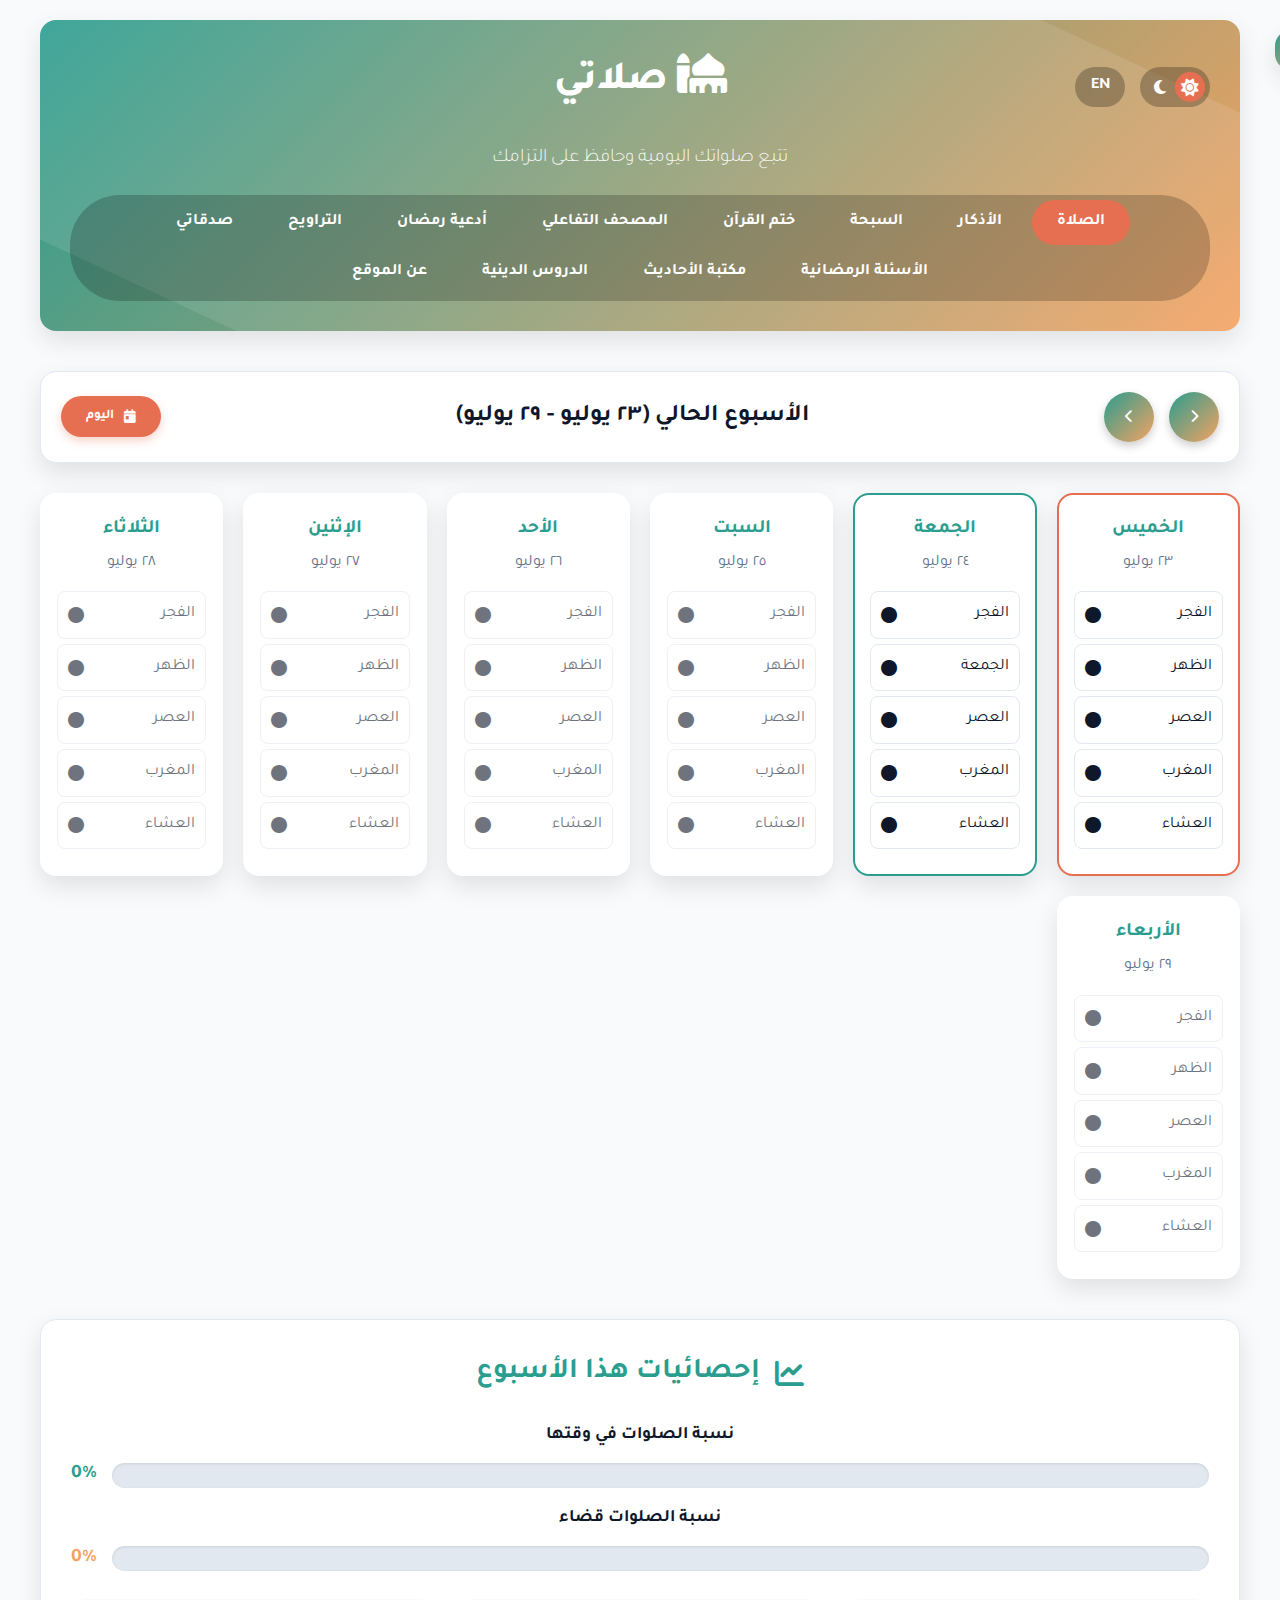
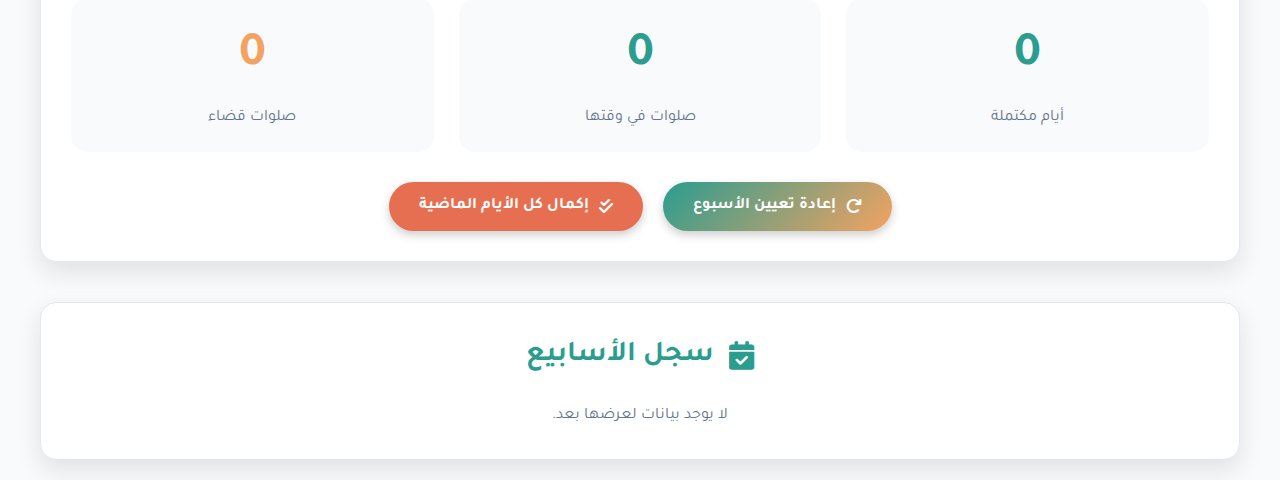
<file: index.html>
<!DOCTYPE html>
<html lang="ar" dir="rtl">
<head>
    <meta charset="UTF-8">
    <meta name="viewport" content="width=device-width, initial-scale=1.0">
    <title>صلاتي</title>
    <link rel="stylesheet" href="salaty.css">
    <link rel="icon" href="data:image/svg+xml,<svg xmlns=%22http://www.w3.org/2000/svg%22 viewBox=%220 0 100 100%22><text y=%22.9em%22 font-size=%2290%22>🕌</text></svg>">
    <link rel="stylesheet" href="https://cdnjs.cloudflare.com/ajax/libs/font-awesome/6.4.0/css/all.min.css">
    <link href="https://fonts.googleapis.com/css2?family=Tajawal:wght@300;400;500;700;800&display=swap" rel="stylesheet">       
</head>
<body>
    <div class="container">
        <header>
            <div class="header-top">
                <div class="header-controls">
                    <div class="theme-switcher" id="theme-switcher" title="تبديل المظهر">
                        <div class="theme-switcher-handle"></div>
                        <i class="fas fa-sun"></i>
                        <i class="fas fa-moon"></i>
                    </div>
                    <div class="lang-switcher" id="lang-switcher" title="تغيير اللغة">
                        <span data-translate-key="langToggle">EN</span>
                    </div>
                </div>
                <div style="flex-grow: 1;"></div>
                <h1><i class="fas fa-mosque"></i> <span data-translate-key="pageTitle">صلاتي</span></h1>
                <div style="flex-grow: 1;"></div>
                <div class="header-controls" style="visibility: hidden;"> <div class="theme-switcher"></div><div class="lang-switcher"></div></div>
            </div>
            <p class="subtitle" data-translate-key="subtitle">تتبع صلواتك اليومية وحافظ على التزامك</p>
            <div class="main-nav">
             <button id="nav-prayer" class="nav-tab active" data-translate-key="navPrayer">الصلاة</button>
<button id="nav-adhkar" class="nav-tab" data-translate-key="navAdhkar">الأذكار</button>
<button id="nav-tasbeeh" class="nav-tab" data-translate-key="navTasbeeh">السبحة</button>
<a href="Taktem.html" target="_blank" rel="noopener noreferrer"
   id="nav-quran" class="nav-tab" data-translate-key="navQuranKhatm">
   ختم القرآن
</a>

<a href="quran.html" class="nav-tab" data-key="navMushaf">
    المصحف التفاعلي
</a>


<a href="azkar_ramadan.html" target="_blank" rel="noopener noreferrer"
   id="nav-ramadan-duas" class="nav-tab" data-translate-key="navRamadanDuas">
   أدعية رمضان
</a>

<a href="traweh.html" target="_blank" rel="noopener noreferrer"
   id="nav-taraweeh" class="nav-tab" data-translate-key="navTaraweehDua">
   أدعية التراويح
</a>

<a href="sadakate.html" target="_blank" rel="noopener noreferrer"
   id="nav-sadaqat" class="nav-tab" data-translate-key="navSadaqat">
   صدقاتي
</a>
 <a href="mosabaka.html" class="nav-tab" data-key="navQuestions">
    الأسئلة الرمضانية
</a>
<a href="ahades.html" class="nav-tab" data-key="navHadith">
    مكتبة الأحاديث
</a>

<a href="lessons.html" target="_blank" rel="noopener noreferrer"
   id="nav-lessons" class="nav-tab" data-translate-key="navLessons">
   الدروس الدينية
</a>
<a href="about.html" class="nav-tab" data-translate-key="aboutSite">
    عن الموقع
</a>


            </div>
        </header>

        <main id="prayer-tracker-view">
            <div class="week-selector">
                <div class="week-nav">
                    <button class="nav-btn" id="prev-week" title="الأسبوع السابق"><i class="fas fa-chevron-right"></i></button>
                    <button class="nav-btn" id="next-week" title="الأسبوع التالي"><i class="fas fa-chevron-left"></i></button>
                </div>
                <div class="week-title" id="week-title"></div>
                <button class="today-btn" id="today-btn"><i class="fas fa-calendar-day"></i> <span data-translate-key="todayBtn">اليوم</span></button>
            </div>

            <div class="week-container" id="week-container"></div>

            <div class="stats">
                <h2><i class="fas fa-chart-line"></i> <span data-translate-key="statsTitle">إحصائيات هذا الأسبوع</span></h2>
                
                <div class="progress-section">
                    <div class="title" data-translate-key="onTimeRatio">نسبة الصلوات في وقتها</div>
                    <div class="progress-wrapper">
                        <div class="progress-bar">
                            <div class="progress" id="on-time-progress-bar" style="background: var(--primary-color);"></div>
                        </div>
                        <div class="progress-percentage progress-percentage-on-time" id="on-time-percentage">0%</div>
                    </div>
                </div>

                <div class="progress-section">
                    <div class="title" data-translate-key="lateRatio">نسبة الصلوات قضاء</div>
                    <div class="progress-wrapper">
                        <div class="progress-bar">
                            <div class="progress" id="late-progress-bar" style="background: var(--accent-color);"></div>
                        </div>
                        <div class="progress-percentage progress-percentage-late" id="late-percentage">0%</div>
                    </div>
                </div>

                <div class="stats-content">
                    <div class="stat-item">
                        <div class="stat-value" id="completed-days-value">0</div>
                        <div class="stat-label" data-translate-key="completedDays">أيام مكتملة</div>
                    </div>
                    <div class="stat-item">
                        <div class="stat-value" id="on-time-prayers-value">0</div>
                        <div class="stat-label" data-translate-key="onTimePrayers">صلوات في وقتها</div>
                    </div>
                    <div class="stat-item">
                        <div class="stat-value" id="late-prayers-value">0</div>
                        <div class="stat-label" data-translate-key="latePrayers">صلوات قضاء</div>
                    </div>
                </div>
                <div class="actions">
                    <button class="btn btn-primary" id="reset-btn"><i class="fas fa-redo"></i> <span data-translate-key="resetWeekBtn">إعادة تعيين الأسبوع</span></button>
                    <button class="btn btn-secondary" id="mark-all-btn"><i class="fas fa-check-double"></i> <span data-translate-key="completePastBtn">إكمال كل الأيام الماضية</span></button>
                </div>
            </div>

            <div class="historical-stats" id="historical-stats">
                <h2><i class="fas fa-calendar-check"></i> <span data-translate-key="historyTitle">سجل الأسابيع</span></h2>
                <div id="historical-weeks-container">
                       <p id="no-history-msg" style="color: var(--light-text); text-align: center;" data-translate-key="noHistory">لا يوجد بيانات لعرضها بعد.</p>
                </div>
            </div>
        </main>

        <main id="tasbeeh-view" style="display: none;">
            <div class="tasbeeh-container">
                <div class="dhikr-selector-card">
                    <h2 data-translate-key="tasbeehSelectDhikr">اختر الذكر</h2>
                    <select id="dhikr-select"></select>
                    <input type="text" id="custom-dhikr-input" data-translate-key="customDhikrPlaceholder" placeholder="اكتب الذكر هنا..." style="display: none; width: 100%; max-width: 400px; margin-left: auto; margin-right: auto;" />
                </div>
    
                <div class="tasbeeh-counter-area" id="tasbeeh-btn">
                    <div id="tasbeeh-counter-display">0</div>
                    <div id="current-dhikr-display"></div>
                    <button id="tasbeeh-reset-btn" title="إعادة تعيين العد الحالي"><i class="fas fa-redo"></i></button>
                </div>
    
                <div class="stats">
                    <h2><i class="fas fa-layer-group"></i> <span data-translate-key="tasbeehTotalCounts">إجمالي التسبيحات</span></h2>
                    <div id="tasbeeh-stats-container" class="stats-content"></div>
                    <div class="actions">
                        <button class="btn btn-secondary" id="reset-all-tasbeeh-btn"><i class="fas fa-trash-alt"></i> <span data-translate-key="resetAllTasbeehBtn">إعادة تعيين الإجمالي</span></button>
                    </div>
                </div>
            </div>
        </main>

        <main id="adhkar-view" style="display: none;">
            <div class="stats adhkar-selector">
                <h2 data-translate-key="adhkarTitle"><i class="fas fa-book-open"></i> أذكار الصباح والمساء</h2>
                <div class="actions">
                    <button class="btn btn-primary" id="select-sabah-btn"><i class="fas fa-sun"></i> <span data-translate-key="adhkarSabah">أذكار الصباح</span></button>
                    <button class="btn btn-primary" id="select-masaa-btn" style="background: var(--primary-dark);"><i class="fas fa-moon"></i> <span data-translate-key="adhkarMasaa">أذكار المساء</span></button>
                </div>
            </div>
            
            <div id="adhkar-list-container" class="tasbeeh-container" style="display: none;">
                <div class="stats">
                    <h2 id="current-adhkar-title"></h2>
                    <div id="adhkar-items-wrapper"></div>
                    <div class="actions">
                         <button class="btn btn-secondary" id="complete-all-adhkar-btn"><i class="fas fa-check-double"></i> <span data-translate-key="completeAllAdhkar">إتمام كل الأذكار</span></button>
                    </div>
                </div>
            </div>

         <div id="adhkar-weekly-tracker">
    <div class="week-selector">
        <div class="week-nav">
            <button class="nav-btn" id="adhkar-prev-week" title="الأسبوع السابق"><i class="fas fa-chevron-right"></i></button>
            <button class="nav-btn" id="adhkar-next-week" title="الأسبوع التالي"><i class="fas fa-chevron-left"></i></button>
        </div>
        <div class="week-title" id="adhkar-week-title"></div>
        
        <!-- زر اليوم داخل شريط التنقل مثل الصلاة تماماً -->
        <button class="today-btn" id="adhkar-today-btn">
            <i class="fas fa-calendar-day"></i> 
            <span data-translate-key="todayBtn">اليوم</span>
        </button>

        <!-- عناصر التقويم المخفية للصلاة والأذكار -->
        <input type="date" id="prayer-date-picker" style="display:none;">
        <input type="date" id="adhkar-date-picker" style="display:none;">                
    </div>
                <div class="week-container" id="adhkar-week-container"></div>

                <div class="stats">
                    <h2><i class="fas fa-chart-line"></i> <span data-translate-key="statsAdhkarTitle">إحصائيات الأذكار هذا الأسبوع</span></h2>

                    <div class="progress-section">
                        <div class="title" data-translate-key="sabahCompletedRatio">نسبة إتمام أذكار الصباح</div>
                        <div class="progress-wrapper">
                            <div class="progress-bar">
                                <div class="progress" id="sabah-progress-bar" style="background: var(--primary-color);"></div>
                            </div>
                            <div class="progress-percentage progress-percentage-on-time" id="sabah-percentage">0%</div>
                        </div>
                    </div>
                    <div class="progress-section">
                        <div class="title" data-translate-key="masaaCompletedRatio">نسبة إتمام أذكار المساء</div>
                        <div class="progress-wrapper">
                            <div class="progress-bar">
                                <div class="progress" id="masaa-progress-bar" style="background: var(--accent-color);"></div>
                            </div>
                            <div class="progress-percentage progress-percentage-late" id="masaa-percentage">0%</div>
                        </div>
                    </div>

                    <div class="stats-content">
                        <div class="stat-item">
                            <div class="stat-value" id="adhkar-sabah-value">0</div>
                            <div class="stat-label" data-translate-key="sabahCompleted">صباح مكتمل</div>
                        </div>
                        <div class="stat-item">
                            <div class="stat-value" id="adhkar-masaa-value">0</div>
                            <div class="stat-label" data-translate-key="masaaCompleted">مساء مكتمل</div>
                        </div>
                        <div class="stat-item">
                            <div class="stat-value" id="adhkar-sabah-missed-value" style="color: var(--secondary-color);">0</div>
                            <div class="stat-label" data-translate-key="sabahMissed">صباح فائت</div>
                        </div>
                        <div class="stat-item">
                            <div class="stat-value" id="adhkar-masaa-missed-value" style="color: var(--secondary-color);">0</div>
                            <div class="stat-label" data-translate-key="masaaMissed">مساء فائت</div>
                        </div>
                    </div>
                     <div class="actions">
                        <button class="btn btn-primary" id="adhkar-reset-btn"><i class="fas fa-redo"></i> <span data-translate-key="resetWeekBtn">إعادة تعيين الأسبوع</span></button>
                        <button class="btn btn-secondary" id="adhkar-mark-all-btn"><i class="fas fa-check-double"></i> <span data-translate-key="completePastBtn">إكمال كل الأيام الماضية</span></button>
                    </div>
                </div>
                
                <div class="historical-stats" id="historical-adhkar-stats">
                    <h2><i class="fas fa-calendar-check"></i> <span data-translate-key="historyTitle">سجل الأسابيع</span></h2>
                    <div id="historical-adhkar-container">
                           <p style="color: var(--light-text); text-align: center;" data-translate-key="noHistory">لا يوجد بيانات لعرضها بعد.</p>
                    </div>
                </div>
            </div>
        </main>
    </div>
    
    <div class="notification" id="notification"></div>

    <div class="modal-overlay" id="on-time-modal">
        <div class="modal-content">
            <h2 data-translate-key="recordPrayerTitle"><i class="fas fa-clock"></i> تسجيل الصلاة</h2>
            <p data-translate-key="recordPrayerMsg">هل أديت الصلاة في وقتها المحدد؟</p>
            <div class="modal-actions">
                <button class="btn btn-primary" id="confirm-on-time"><i class="fas fa-check"></i> <span data-translate-key="onTimeConfirm">نعم، في وقتها</span></button>
                <button class="btn" id="confirm-late" style="background-color: var(--accent-color); color: white;"><i class="fas fa-hourglass-half"></i> <span data-translate-key="lateConfirm">لا، قضاء</span></button>
            </div>
        </div>
    </div>

    <div class="modal-overlay" id="confirmation-modal">
        <div class="modal-content">
            <h2 id="confirmation-title" data-translate-key="confirmActionTitle"><i class="fas fa-exclamation-triangle"></i> تأكيد الإجراء</h2>
            <p id="confirmation-message">هل أنت متأكد أنك تريد المتابعة؟</p>
            <div class="modal-actions">
                <button class="btn btn-primary" id="confirm-yes"><i class="fas fa-check"></i> <span data-translate-key="yesBtn">نعم</span></button>
                <button class="btn btn-secondary" id="confirm-no"><i class="fas fa-times"></i> <span data-translate-key="cancelBtn">إلغاء</span></button>
            </div>
        </div>
    </div>

    <button id="back-to-top-btn" title="العودة للأعلى"><i class="fas fa-arrow-up"></i></button>

    <script>
        document.addEventListener('DOMContentLoaded', () => {
            // --- Global Elements ---
            const themeSwitcher = document.getElementById('theme-switcher');
            const langSwitcher = document.getElementById('lang-switcher');
            const notification = document.getElementById('notification');
            const backToTopBtn = document.getElementById('back-to-top-btn');
            
            // --- Navigation Elements ---
            const navPrayerBtn = document.getElementById('nav-prayer');
            const navTasbeehBtn = document.getElementById('nav-tasbeeh');
            const navAdhkarBtn = document.getElementById('nav-adhkar');
            const prayerTrackerView = document.getElementById('prayer-tracker-view');
            const tasbeehView = document.getElementById('tasbeeh-view');
            const adhkarView = document.getElementById('adhkar-view');

            // --- Prayer Tracker Elements ---
            const weekContainer = document.getElementById('week-container');
            const weekTitle = document.getElementById('week-title');
            const prevWeekBtn = document.getElementById('prev-week');
            const nextWeekBtn = document.getElementById('next-week');
            const todayBtn = document.getElementById('today-btn');
            const completedDaysEl = document.getElementById('completed-days-value');
            const onTimePrayersEl = document.getElementById('on-time-prayers-value');
            const latePrayersEl = document.getElementById('late-prayers-value');
            const onTimeProgressBar = document.getElementById('on-time-progress-bar');
            const onTimePercentageEl = document.getElementById('on-time-percentage');
            const lateProgressBar = document.getElementById('late-progress-bar');
            const latePercentageEl = document.getElementById('late-percentage');
            const resetBtn = document.getElementById('reset-btn');
            const markAllBtn = document.getElementById('mark-all-btn');
            const historicalContainer = document.getElementById('historical-weeks-container');
            const onTimeModal = document.getElementById('on-time-modal');
            const confirmOnTimeBtn = document.getElementById('confirm-on-time');
            const confirmLateBtn = document.getElementById('confirm-late');
            
            // --- Confirmation Modal Elements ---
            const confirmationModal = document.getElementById('confirmation-modal');
            const confirmYesBtn = document.getElementById('confirm-yes');
            const confirmNoBtn = document.getElementById('confirm-no');
            const confirmationMessage = document.getElementById('confirmation-message');

            // --- Tasbeeh Elements ---
            const dhikrSelect = document.getElementById('dhikr-select');
            const customDhikrInput = document.getElementById('custom-dhikr-input');
            const tasbeehBtn = document.getElementById('tasbeeh-btn');
            const tasbeehCounterDisplay = document.getElementById('tasbeeh-counter-display');
            const currentDhikrDisplay = document.getElementById('current-dhikr-display');
            const tasbeehResetBtn = document.getElementById('tasbeeh-reset-btn');
            const tasbeehStatsContainer = document.getElementById('tasbeeh-stats-container');
            const resetAllTasbeehBtn = document.getElementById('reset-all-tasbeeh-btn');
            
            // --- Adhkar Elements ---
            const selectSabahBtn = document.getElementById('select-sabah-btn');
            const selectMasaaBtn = document.getElementById('select-masaa-btn');
            const adhkarListContainer = document.getElementById('adhkar-list-container');
            const currentAdhkarTitle = document.getElementById('current-adhkar-title');
            const adhkarItemsWrapper = document.getElementById('adhkar-items-wrapper');
            const completeAllAdhkarBtn = document.getElementById('complete-all-adhkar-btn');
            const adhkarWeekContainer = document.getElementById('adhkar-week-container');
            const adhkarWeekTitle = document.getElementById('adhkar-week-title');
            const adhkarPrevWeekBtn = document.getElementById('adhkar-prev-week');
            const adhkarNextWeekBtn = document.getElementById('adhkar-next-week');
const adhkarTodayBtn = document.getElementById('today-btn');
            const adhkarSabahValueEl = document.getElementById('adhkar-sabah-value');
            const adhkarMasaaValueEl = document.getElementById('adhkar-masaa-value');
            const adhkarResetBtn = document.getElementById('adhkar-reset-btn');
            const adhkarMarkAllBtn = document.getElementById('adhkar-mark-all-btn');
            const sabahProgressBar = document.getElementById('sabah-progress-bar');
            const sabahPercentageEl = document.getElementById('sabah-percentage');
            const masaaProgressBar = document.getElementById('masaa-progress-bar');
            const masaaPercentageEl = document.getElementById('masaa-percentage');
            const adhkarSabahMissedValueEl = document.getElementById('adhkar-sabah-missed-value');
            const adhkarMasaaMissedValueEl = document.getElementById('adhkar-masaa-missed-value');
            const historicalAdhkarContainer = document.getElementById('historical-adhkar-container');

            // --- Constants, State, and Translations ---
            const translations = {
                pageTitle: { ar: "صلاتي", en: "My Salah" },
                subtitle: { ar: "تتبع صلواتك اليومية وحافظ على التزامك", en: "Track your daily prayers and stay committed" },
                navPrayer: { ar: "الصلاة", en: "Prayer" },
                navTasbeeh: { ar: "السبحة", en: "Tasbeeh" },
             navQuranKhatm: { ar: "ختم القرآن", en: "Quran Khatm" },
navRamadanDuas: { ar: "أدعية رمضان", en: "Ramadan Duas" },
navTaraweehDua: { ar: " التراويح", en: "Taraweeh " },
navSadaqat: { ar: "صدقاتي", en: "My Charity" },
navLessons: { ar: "الدروس الدينية", en: "Islamic Lessons" },
aboutSite: { ar: "عن الموقع", en: "About the Website" },
 navQuestions:{ar: 'الاسئلة الرمضانية' , en: "Ramadan Questions" } ,
  navHadith:{ar: ' مكتبة الاحاديث' , en: "Hadith Library" } ,

navMushaf: { ar: "المصحف التفاعلي" , en: 'Interactive Mushaf'  },

                                                           

                todayBtn: { ar: "اليوم", en: "Today" },
                statsTitle: { ar: "إحصائيات هذا الأسبوع", en: "This Week's Stats" },
                onTimeRatio: { ar: "نسبة الصلوات في وقتها", en: "On-Time Prayers Ratio" },
                lateRatio: { ar: "نسبة الصلوات قضاء", en: "Late Prayers Ratio" },
                completedDays: { ar: "أيام مكتملة", en: "Completed Days" },
                onTimePrayers: { ar: "صلوات في وقتها", en: "On-Time Prayers" },
                latePrayers: { ar: "صلوات قضاء", en: "Late Prayers" },
                resetWeekBtn: { ar: "إعادة تعيين الأسبوع", en: "Reset Week" },
                completePastBtn: { ar: "إكمال كل الأيام الماضية", en: "Complete All Past Days" },
                historyTitle: { ar: "سجل الأسابيع", en: "Weekly History" },
                noHistory: { ar: "لا يوجد بيانات لعرضها بعد.", en: "No history data to display yet." },
                recordPrayerTitle: { ar: "تسجيل الصلاة", en: "Record Prayer" },
                recordPrayerMsg: { ar: "هل أديت الصلاة في وقتها المحدد؟", en: "Did you perform the prayer on time?" },
                onTimeConfirm: { ar: "نعم، في وقتها", en: "Yes, On Time" },
                lateConfirm: { ar: "لا، قضاء", en: "No, Late" },
                confirmActionTitle: { ar: "تأكيد الإجراء", en: "Confirm Action" },
                yesBtn: { ar: "نعم", en: "Yes" },
                cancelBtn: { ar: "إلغاء", en: "Cancel" },
                langToggle: { ar: "EN", en: "ع" },
                notification_prayerRecorded: { ar: "تم تسجيل الصلاة كـ'{status}' بنجاح.", en: "Prayer successfully recorded as '{status}'." },
                notification_prayerCanceled: { ar: "تم إلغاء تسجيل الصلاة.", en: "Prayer record canceled." },
                notification_weekReset: { ar: "تمت إعادة تعيين بيانات الأسبوع.", en: "Weekly data has been reset." },
                notification_pastCompleted: { ar: "تم إكمال الصلوات الفائتة (في وقتها).", en: "Missed prayers have been marked as completed (on-time)." },
                status_on_time: { ar: "في وقتها", en: "On-time" },
                status_late: { ar: "قضاء", en: "Late" },
                week_current: { ar: "الأسبوع الحالي", en: "Current Week" },
                week_next: { ar: "الأسبوع القادم", en: "Next Week" },
                week_after: { ar: "بعد {count} أسابيع", en: "{count} Weeks Later" },
                week_ago: { ar: "قبل {count} أسابيع", en: "{count} Weeks Ago" },
                week_title_prefix: { ar: "أسبوع", en: "Week of" },
                tasbeehSelectDhikr: { ar: "اختر الذكر", en: "Select Dhikr" },
                customDhikrPlaceholder: { ar: "اكتب الذكر هنا...", en: "Type custom dhikr here..." },
                tasbeehTotalCounts: { ar: "إجمالي التسبيحات", en: "Total Counts" },
                tasbeehCountReset: { ar: "تم إعادة تعيين العداد.", en: "Counter has been reset." },
                resetAllTasbeehBtn: { ar: "إعادة تعيين الإجمالي", en: "Reset All Totals" },
                confirmResetAllTasbeehMsg: { ar: "هل أنت متأكد من حذف جميع إحصائيات التسبيح؟ لا يمكن التراجع عن هذا.", en: "Are you sure you want to delete all tasbeeh stats? This cannot be undone." },
                notification_tasbeehResetAll: { ar: "تم مسح جميع إحصائيات التسبيح.", en: "All tasbeeh statistics have been cleared." },
                deleteDhikrTitle: { ar: "حذف هذا الذكر", en: "Delete this Dhikr" },
                notification_dhikrDeleted: { ar: "تم حذف الذكر بنجاح.", en: "Dhikr has been deleted." },
                confirmDeleteDhikrMsg: { ar: "هل أنت متأكد من حذف الذكر '{dhikr}'؟ سيتم حذف إحصائياته بالكامل.", en: "Are you sure you want to delete the dhikr '{dhikr}'? Its stats will be permanently removed." },
                navAdhkar: { ar: "الأذكار", en: "Adhkar" },
                adhkarTitle: { ar: "أذكار الصباح والمساء", en: "Morning & Evening Adhkar" },
                adhkarSabah: { ar: "أذكار الصباح", en: "Morning Adhkar" },
                adhkarMasaa: { ar: "أذكار المساء", en: "Evening Adhkar" },
                completeAllAdhkar: { ar: "إتمام كل الأذكار", en: "Complete All Adhkar" },
                statsAdhkarTitle: { ar: "إحصائيات الأذكار هذا الأسبوع", en: "This Week's Adhkar Stats" },
                sabahCompleted: { ar: "صباح مكتمل", en: "Morning Completed" },
                masaaCompleted: { ar: "مساء مكتمل", en: "Evening Completed" },
                adhkarMarkedSabah: { ar: "تم تسجيل أذكار الصباح.", en: "Morning Adhkar recorded." },
                adhkarMarkedMasaa: { ar: "تم تسجيل أذكار المساء.", en: "Evening Adhkar recorded." },
                adhkarUnmarkedSabah: { ar: "تم إلغاء تسجيل أذكار الصباح.", en: "Morning Adhkar un-recorded." },
                adhkarUnmarkedMasaa: { ar: "تم إلغاء تسجيل أذكار المساء.", en: "Evening Adhkar un-recorded." },
                adhkarPastCompleted: { ar: "تم إكمال جميع أذكار الأيام الماضية.", en: "All past days' Adhkar have been completed." },
                adhkarWeekReset: { ar: "تمت إعادة تعيين بيانات أذكار الأسبوع.", en: "Adhkar weekly data has been reset." },
                dhikrCount: { ar: "التكرار", en: "Count" },
                sabahMissed: { ar: "صباح فائت", en: "Morning Missed" },
                masaaMissed: { ar: "مساء فائت", en: "Evening Missed" },
                sabahCompletedRatio: { ar: "نسبة إتمام أذكار الصباح", en: "Morning Adhkar Completion Ratio" },
                masaaCompletedRatio: { ar: "نسبة إتمام أذكار المساء", en: "Evening Adhkar Completion Ratio" }
            };

         const daysOfWeek = {
                ar: ['الخميس', 'الجمعة', 'السبت', 'الأحد', 'الإثنين', 'الثلاثاء', 'الأربعاء'],
                en: ['Thursday', 'Friday', 'Saturday', 'Sunday', 'Monday', 'Tuesday', 'Wednesday']
            };
            const prayers = {
                ar: { fajr: 'الفجر', dhuhr: 'الظهر', asr: 'العصر', maghrib: 'المغرب', isha: 'العشاء', jumua: 'الجمعة' },
                en: { fajr: 'Fajr', dhuhr: 'Dhuhr', asr: 'Asr', maghrib: 'Maghrib', isha: 'Isha', jumua: 'Jumua' }
            };
            const prayerKeys = ['fajr', 'dhuhr', 'asr', 'maghrib', 'isha'];

            const adhkarContent = {
                sabah: [
                    { text: 'أعوذ بالله من الشيطان الرجيم "اللّهُ لاَ إِلَـهَ إِلاَّ هُوَ الْحَيُّ الْقَيُّومُ ..."', count: 1, current: 0 },
                    { text: 'بسم الله الرحمن الرحيم "قُلْ هُوَ اللَّهُ أَحَدٌ..." (3 مرات)', count: 3, current: 0 },
                    { text: 'بسم الله الرحمن الرحيم "قُلْ أَعُوذُ بِرَبِّ الْفَلَقِ..." (3 مرات)', count: 3, current: 0 },
                    { text: 'بسم الله الرحمن الرحيم "قُلْ أَعُوذُ بِرَبِّ النَّاسِ..." (3 مرات)', count: 3, current: 0 },
                    { text: 'أَصْبَحْنَا وَأَصْبَحَ الْمُلْكُ لِلَّهِ، وَالْحَمْدُ لِلَّهِ، لاَ إِلَهَ إلاَّ اللَّهُ وَحْدَهُ لاَ شَرِيكَ لَهُ...', count: 1, current: 0 },
                    { text: 'اللَّهُمَّ بِكَ أَصْبَحْنَا، وَبِكَ أَمْسَيْنَا، وَبِكَ نَحْيَا، وَبِكَ نَمُوتُ وَإِلَيْكَ النُّشُورُ', count: 1, current: 0 },
                    { text: 'سُبْحَانَ اللَّهِ وَبِحَمْدِهِ، عَدَدَ خَلْقِهِ، وَرِضَا نَفْسِهِ، وَزِنَةَ عَرْشِهِ، وَمِدَادَ كَلِمَاتِهِ', count: 3, current: 0 },
                    { text: 'سُبْحَانَ اللَّهِ وَبِحَمْدِهِ', count: 100, current: 0 }
                ],
                masaa: [
                    { text: 'أعوذ بالله من الشيطان الرجيم "اللّهُ لاَ إِلَـهَ إِلاَّ هُوَ الْحَيُّ الْقَيُّومُ ..."', count: 1, current: 0 },
                    { text: 'بسم الله الرحمن الرحيم "قُلْ هُوَ اللَّهُ أَحَدٌ..." (3 مرات)', count: 3, current: 0 },
                    { text: 'بسم الله الرحمن الرحيم "قُلْ أَعُوذُ بِرَبِّ الْفَلَقِ..." (3 مرات)', count: 3, current: 0 },
                    { text: 'بسم الله الرحمن الرحيم "قُلْ أَعُوذُ بِرَبِّ النَّاسِ..." (3 مرات)', count: 3, current: 0 },
                    { text: 'أَمْسَيْنَا وَأَمْسَى الْمُلْكُ لِلَّهِ، وَالْحَمْدُ لِلَّهِ، لاَ إِلَهَ إلاَّ اللَّهُ وَحْدَهُ لاَ شَرِيكَ لَهُ...', count: 1, current: 0 },
                    { text: 'اللَّهُمَّ بِكَ أَمْسَيْنَا، وَبِكَ أَصْبَحْنَا، وَبِكَ نَحْيَا، وَبِكَ نَمُوتُ، وَإِلَيْكَ الْمَصِيرُ', count: 1, current: 0 },
                    { text: 'أَعُوذُ بِكَلِمَاتِ اللَّهِ التَّامَّاتِ مِنْ شَرِّ مَا خَلَقَ', count: 3, current: 0 }
                ]
            };

            const tasbeehOptions = {
                subhanallah: { ar: 'سبحان الله', en: 'Subhanallah' },
                alhamdulillah: { ar: 'الحمد لله', en: 'Alhamdulillah' },
                la_ilaha_illallah: { ar: 'لا إله إلا الله', en: 'La ilaha illallah' },
                allahu_akbar: { ar: 'الله أكبر', en: 'Allahu Akbar' },
                astaghfirullah: { ar: 'أستغفر الله', en: 'Astaghfirullah' },
                salawat: { ar: 'اللهم صل على نبينا محمد', en: 'Allahumma salli ala nabiyina Muhammad' },
                custom: { ar: 'ذكر مخصص', en: 'Custom Dhikr' }
            };
            
const now = new Date();
const anchorDate = new Date(
    now.getFullYear(),
    now.getMonth(),
    now.getDate()
);


            let prayerData = JSON.parse(localStorage.getItem('prayerData')) || {};
            let tasbeehData = JSON.parse(localStorage.getItem('tasbeehData')) || {};
            let adhkarProgress = JSON.parse(localStorage.getItem('adhkarProgress')) || {};
            let currentAdhkarType = null; // 'sabah' or 'masaa'
            let currentAdhkarWeekOffset = 0;
            let currentWeekOffset = 0;
            let currentTasbeehCount = 0;
            let onConfirmAction = null;
            let prayerToUpdate = null;
            let currentLang = localStorage.getItem('language') || 'ar';

            function initApp() {
                setupTheme();
                setLanguage(currentLang, true);
                addEventListeners();
                
                goToToday();
                renderHistoricalStats();

                initTasbeeh();
                
                initAdhkar();
            }
            
            function addEventListeners() {
                // Global
                themeSwitcher.addEventListener('click', toggleTheme);
                langSwitcher.addEventListener('click', toggleLanguage);
                window.addEventListener('scroll', handleScroll);
                backToTopBtn.addEventListener('click', scrollToTop);
                
                // Navigation
                navPrayerBtn.addEventListener('click', () => switchView('prayer'));
                navTasbeehBtn.addEventListener('click', () => switchView('tasbeeh'));
                navAdhkarBtn.addEventListener('click', () => switchView('adhkar'));

                // Prayer Tracker
                prevWeekBtn.addEventListener('click', () => changeWeek(-1));
                nextWeekBtn.addEventListener('click', () => changeWeek(1));
// عنصر التقويم للصلاة
const prayerDatePicker = document.getElementById('prayer-date-picker');

todayBtn.addEventListener('click', () => {
    // تعيين التاريخ الافتراضي إلى اليوم
    const today = new Date();
    const year = today.getFullYear();
    const month = String(today.getMonth() + 1).padStart(2, '0');
    const day = String(today.getDate()).padStart(2, '0');
    prayerDatePicker.value = `${year}-${month}-${day}`;
    
    // إظهار التقويم بطريقة مختلفة حسب الجهاز
    if (window.innerWidth <= 768) {
        // على الهاتف: نستخدم click() بدلاً من showPicker()
        prayerDatePicker.style.display = 'block';
        prayerDatePicker.style.position = 'fixed';
        prayerDatePicker.style.top = '50%';
        prayerDatePicker.style.left = '50%';
        prayerDatePicker.style.transform = 'translate(-50%, -50%)';
        prayerDatePicker.style.zIndex = '9999';
        prayerDatePicker.style.width = '90%';
        prayerDatePicker.style.maxWidth = '300px';
        prayerDatePicker.style.padding = '10px';
        prayerDatePicker.style.background = 'var(--card-color)';
        prayerDatePicker.style.color = 'var(--text-color)';
        prayerDatePicker.style.border = '2px solid var(--primary-color)';
        prayerDatePicker.style.borderRadius = '50px';
        
        // فتح التقويم على الهاتف
        setTimeout(() => prayerDatePicker.click(), 100);
    } else {
        // على الكمبيوتر: نستخدم showPicker()
        try {
            prayerDatePicker.showPicker();
        } catch (e) {
            // إذا فشل showPicker، نستخدم الطريقة التقليدية
            prayerDatePicker.style.display = 'block';
            prayerDatePicker.style.position = 'absolute';
            prayerDatePicker.style.top = '100px';
            prayerDatePicker.style.left = '50%';
            prayerDatePicker.style.transform = 'translateX(-50%)';
            prayerDatePicker.style.zIndex = '9999';
            prayerDatePicker.click();
        }
    }
});

// عند اختيار تاريخ في الصلاة
prayerDatePicker.addEventListener('change', function() {
    if (this.value) {
        const selectedDate = new Date(this.value);
        
        // حساب الفرق بالأيام بين التاريخ المختار واليوم الحالي
        const todayDate = new Date(anchorDate);
        const diffTime = selectedDate - todayDate;
        const diffDays = Math.floor(diffTime / (1000 * 60 * 60 * 24));
        
        // تحويل الفرق إلى أسابيع
        currentWeekOffset = Math.floor(diffDays / 7);
        
        // تحديث العرض
        renderWeek();
    }
    
    // إخفاء عنصر التقويم بعد الاختيار
    this.style.display = 'none';
});

// إذا تم إلغاء التقويم
prayerDatePicker.addEventListener('blur', function() {
    setTimeout(() => {
        this.style.display = 'none';
    }, 200);
});
                confirmYesBtn.addEventListener('click', handleConfirmYes);
                confirmNoBtn.addEventListener('click', () => confirmationModal.classList.remove('active'));
                confirmOnTimeBtn.addEventListener('click', () => handlePrayerRecording('on_time'));
                confirmLateBtn.addEventListener('click', () => handlePrayerRecording('late'));
                onTimeModal.addEventListener('click', (e) => { if (e.target === onTimeModal) onTimeModal.classList.remove('active'); });
                resetBtn.addEventListener('click', () => showConfirmation(translations.resetWeekBtn[currentLang], resetWeekLogic));
                markAllBtn.addEventListener('click', () => showConfirmation(translations.completePastBtn[currentLang], markAllPastAsCompletedLogic));
                
                // Adhkar Listeners
                selectSabahBtn.addEventListener('click', () => showAdhkarList('sabah'));
                selectMasaaBtn.addEventListener('click', () => showAdhkarList('masaa'));
                adhkarItemsWrapper.addEventListener('click', handleDhikrItemClick);
                completeAllAdhkarBtn.addEventListener('click', handleCompleteAllAdhkar);
                adhkarPrevWeekBtn.addEventListener('click', () => changeAdhkarWeek(-1));
                adhkarNextWeekBtn.addEventListener('click', () => changeAdhkarWeek(1));
// عنصر التقويم للأذكار
// عنصر التقويم للأذكار (تأكد من وجوده في HTML)
const adhkarDatePicker = document.getElementById('adhkar-date-picker');
if (!adhkarDatePicker) {
    console.error('عنصر التقويم للأذكار غير موجود');
}

// زر اليوم في الأذكار - استخدم ID الصحيح
const adhkarTodayBtn = document.getElementById('adhkar-today-btn');

if (adhkarTodayBtn) {
    console.log('تم العثور على زر اليوم في الأذكار'); // للتأكد
    adhkarTodayBtn.addEventListener('click', function() {
        console.log('تم النقر على زر اليوم في الأذكار'); // للتأكد
        
        // تعيين التاريخ الافتراضي إلى اليوم
        const today = new Date();
        const year = today.getFullYear();
        const month = String(today.getMonth() + 1).padStart(2, '0');
        const day = String(today.getDate()).padStart(2, '0');
        
        if (adhkarDatePicker) {
            adhkarDatePicker.value = `${year}-${month}-${day}`;
            
            // إظهار التقويم بطريقة مختلفة حسب الجهاز
            if (window.innerWidth <= 768) {
                // على الهاتف
                adhkarDatePicker.style.display = 'block';
                adhkarDatePicker.style.position = 'fixed';
                adhkarDatePicker.style.top = '50%';
                adhkarDatePicker.style.left = '50%';
                adhkarDatePicker.style.transform = 'translate(-50%, -50%)';
                adhkarDatePicker.style.zIndex = '9999';
                adhkarDatePicker.style.width = '90%';
                adhkarDatePicker.style.maxWidth = '300px';
                adhkarDatePicker.style.padding = '15px';
                adhkarDatePicker.style.background = 'var(--card-color)';
                adhkarDatePicker.style.color = 'var(--text-color)';
                adhkarDatePicker.style.border = '2px solid var(--primary-color)';
                adhkarDatePicker.style.borderRadius = '10px';
                adhkarDatePicker.style.fontSize = '16px';
                
                // إضافة خلفية معتمة
                const overlay = document.createElement('div');
                overlay.id = 'adhkar-date-overlay';
                overlay.style.position = 'fixed';
                overlay.style.top = '0';
                overlay.style.left = '0';
                overlay.style.width = '100%';
                overlay.style.height = '100%';
                overlay.style.background = 'rgba(0,0,0,0.5)';
                overlay.style.zIndex = '9998';
                document.body.appendChild(overlay);
                
                // فتح التقويم
                setTimeout(() => {
                    adhkarDatePicker.click();
                }, 100);
            } else {
                // على الكمبيوتر
                try {
                    adhkarDatePicker.showPicker();
                } catch (e) {
                    adhkarDatePicker.style.display = 'block';
                    adhkarDatePicker.style.position = 'absolute';
                    adhkarDatePicker.style.top = '100px';
                    adhkarDatePicker.style.left = '50%';
                    adhkarDatePicker.style.transform = 'translateX(-50%)';
                    adhkarDatePicker.style.zIndex = '9999';
                    adhkarDatePicker.click();
                }
            }
        }
    });
} else {
    console.error('لم يتم العثور على زر اليوم في الأذكار');
}

// عند اختيار تاريخ في الأذكار
if (adhkarDatePicker) {
    adhkarDatePicker.addEventListener('change', function() {
        console.log('تم اختيار تاريخ في الأذكار:', this.value);
        
        if (this.value) {
            const selectedDate = new Date(this.value);
            
            // حساب الفرق بالأيام
            const todayDate = new Date(anchorDate);
            const diffTime = selectedDate - todayDate;
            const diffDays = Math.floor(diffTime / (1000 * 60 * 60 * 24));
            
            // تحويل الفرق إلى أسابيع للأذكار
            currentAdhkarWeekOffset = Math.floor(diffDays / 7);
            
            // تحديث عرض الأذكار
            renderAdhkarWeek();
        }
        
        // إخفاء عنصر التقويم بعد الاختيار
        this.style.display = 'none';
        
        // إزالة الخلفية المعتمة
        const overlay = document.getElementById('adhkar-date-overlay');
        if (overlay) overlay.remove();
    });

    // إذا تم إلغاء التقويم
    adhkarDatePicker.addEventListener('blur', function() {
        setTimeout(() => {
            this.style.display = 'none';
            const overlay = document.getElementById('adhkar-date-overlay');
            if (overlay) overlay.remove();
        }, 200);
    });

    // عند إغلاق التقويم بدون اختيار (للأجهزة التي تدعم)
    adhkarDatePicker.addEventListener('cancel', function() {
        this.style.display = 'none';
        const overlay = document.getElementById('adhkar-date-overlay');
        if (overlay) overlay.remove();
    });
}
                adhkarResetBtn.addEventListener('click', () => showConfirmation(translations.adhkarWeekReset[currentLang], resetAdhkarWeekLogic));
                adhkarMarkAllBtn.addEventListener('click', () => showConfirmation(translations.adhkarPastCompleted[currentLang], markAllPastAdhkarAsCompletedLogic));
                adhkarWeekContainer.addEventListener('click', handleAdhkarDayClick);

                // Tasbeeh
                dhikrSelect.addEventListener('change', handleDhikrChange);
if (tasbeehBtn) {
    tasbeehBtn.addEventListener('click', (e) => {
        // منع الضغط على زر الريست من زيادة العداد
        if (e.target.closest('#tasbeeh-reset-btn')) return;
        handleTasbeehClick();
    });
}
                tasbeehResetBtn.addEventListener('click', handleTasbeehReset);
                resetAllTasbeehBtn.addEventListener('click', () => showConfirmation(translations.confirmResetAllTasbeehMsg[currentLang], resetAllTasbeehLogic));
                tasbeehStatsContainer.addEventListener('click', handleDeleteSingleDhikr);
            }

            function switchView(viewName) {
                prayerTrackerView.style.display = 'none';
                tasbeehView.style.display = 'none';
                adhkarView.style.display = 'none';
                navPrayerBtn.classList.remove('active');
                navTasbeehBtn.classList.remove('active');
                navAdhkarBtn.classList.remove('active');

                if (viewName === 'prayer') {
                    prayerTrackerView.style.display = 'block';
                    navPrayerBtn.classList.add('active');
                } else if (viewName === 'tasbeeh') {
                    tasbeehView.style.display = 'block';
                    navTasbeehBtn.classList.add('active');
                } else if (viewName === 'adhkar') {
                    adhkarView.style.display = 'block';
                    navAdhkarBtn.classList.add('active');
                }
            }

            // --- Theme and Language ---
            function setupTheme() {
                document.body.classList.toggle('dark-mode', localStorage.getItem('theme') === 'dark');
            }

            function toggleTheme() {
                if (document.body.classList.contains('transition-active')) return;
                const root = document.documentElement;
                const isDarkMode = document.body.classList.contains('dark-mode');
                const rect = themeSwitcher.getBoundingClientRect();
                const x = rect.left + rect.width / 2;
                const y = rect.top + rect.height / 2;
                root.style.setProperty('--clip-x', `${x}px`);
                root.style.setProperty('--clip-y', `${y}px`);
                root.style.setProperty('--transition-bg', isDarkMode ? 'var(--background-color-light)' : 'var(--background-color-dark)');
                document.body.classList.add('transition-active');
                setTimeout(() => {
                    document.body.classList.toggle('dark-mode');
                    localStorage.setItem('theme', document.body.classList.contains('dark-mode') ? 'dark' : 'light');
                }, 300);
                setTimeout(() => document.body.classList.remove('transition-active'), 600);
            }
            
            function toggleLanguage() {
                currentLang = currentLang === 'ar' ? 'en' : 'ar';
                setLanguage(currentLang);
            }
            
            function setLanguage(lang, isInitial = false) {
                currentLang = lang;
                localStorage.setItem('language', lang);
                document.documentElement.lang = lang;
                document.documentElement.dir = lang === 'ar' ? 'rtl' : 'ltr';

                document.querySelectorAll('[data-translate-key]').forEach(el => {
                    const key = el.dataset.translateKey;
                    const newText = translations[key]?.[lang];
                    if (newText) {
                        const target = el.tagName === 'INPUT' ? 'placeholder' : 'textContent';
                        if (isInitial) {
                            el[target] = newText;
                        } else {
                            if (target === 'textContent') applyScrambleAnimation(el, newText);
                            else el[target] = newText;
                        }
                    }
                });

                renderWeek();
                renderHistoricalStats();
                populateDhikrSelect();
                renderTasbeehStats();
                renderAdhkarWeek();
                if(currentAdhkarType) { showAdhkarList(currentAdhkarType); }
            }
            
            function applyScrambleAnimation(element, newText) {
                const chars = '!<>-_\\/[]{}—=+*^?#________';
                let frame = 0;
                let interval = setInterval(() => {
                    let scrambledText = '';
                    for (let i = 0; i < newText.length; i++) {
                        if (i < frame / 2) {
                            scrambledText += newText[i];
                        } else {
                            scrambledText += chars[Math.floor(Math.random() * chars.length)];
                        }
                    }
                    element.textContent = scrambledText;
                    if (frame >= newText.length * 2) {
                        clearInterval(interval);
                        element.textContent = newText;
                    }
                    frame++;
                }, 30);
            }

            // ===================================
            // --- PRAYER TRACKER LOGIC ---
            // ===================================
           function getStartOfWeek(offset) {
    const today = new Date(anchorDate);

    // لأن ترتيب الأيام عندك يبدأ من الخميس
    const dayIndex = (today.getDay() + 3) % 7; 

    const start = new Date(today);
    start.setDate(today.getDate() - dayIndex + (offset * 7));
    start.setHours(0, 0, 0, 0);

    return start;
}

            
            function changeWeek(offset) {
                currentWeekOffset += offset;
                renderWeek();
            }

            function goToToday() {
                currentWeekOffset = 0;
                renderWeek();
            }

            function renderWeek() {
                if(!weekContainer) return;
                weekContainer.innerHTML = '';
                const today = new Date(anchorDate);
                const startOfWeek = getStartOfWeek(currentWeekOffset);
                updateWeekTitle(startOfWeek);
                
                const prevIcon = currentLang === 'ar' ? 'fa-chevron-right' : 'fa-chevron-left';
                const nextIcon = currentLang === 'ar' ? 'fa-chevron-left' : 'fa-chevron-right';
                prevWeekBtn.innerHTML = `<i class="fas ${prevIcon}"></i>`;
                nextWeekBtn.innerHTML = `<i class="fas ${nextIcon}"></i>`;
                
prevWeekBtn.disabled = false;

                for (let i = 0; i < 7; i++) {
                    const currentDate = new Date(startOfWeek);
                    currentDate.setDate(startOfWeek.getDate() + i);
                    const dateString = formatDate(currentDate);
                    const dayData = prayerData[dateString] || {};
                    const isToday = isSameDay(currentDate, today);
                    const isPast = currentDate < today;
                    const isFuture = currentDate > today;
                    const dayPrayers = getPrayersForDay(currentDate);
                    const isDayCompleted = Object.keys(dayPrayers).every(pKey => dayData[pKey]);
                    const isMissed = isPast && !isDayCompleted;
                    const dayCard = document.createElement('div');
                    dayCard.className = `day-card ${isToday ? 'today' : ''} ${isPast ? 'past' : ''} ${isFuture ? 'future' : ''} ${isMissed ? 'missed' : ''} ${isDayCompleted ? 'completed' : ''}`;
                    let prayerHTML = '<ul class="prayer-list">';
                    Object.entries(dayPrayers).forEach(([key, name]) => {
                        const prayerStatus = dayData[key];
                        const statusClass = prayerStatus ? `completed-${prayerStatus}` : '';
                        const iconClass = prayerStatus ? 'fa-check-circle' : 'fa-circle';
                        prayerHTML += `<li class="prayer-item ${statusClass}" data-date="${dateString}" data-prayer="${key}">
                            <span>${name}</span>
                            <i class="fas ${iconClass}"></i>
                        </li>`;
                    });
                    prayerHTML += '</ul>';
                    dayCard.innerHTML = `<div class="day-header"><div class="day-name">${daysOfWeek[currentLang][i]}</div><div class="date">${formatDateDisplay(currentDate)}</div></div>${prayerHTML}`;
                    weekContainer.appendChild(dayCard);
                }
                document.querySelectorAll('.prayer-item').forEach(item => {
                    if (!item.closest('.day-card.future')) {
                        item.addEventListener('click', handlePrayerClick);
                    }
                });
                updateStats();
            }
            
            function getPrayersForDay(date) {
                const isFriday = date.getDay() === 5; // Friday
                const dayPrayers = {};
                const currentLangPrayers = prayers[currentLang];
                prayerKeys.forEach(key => {
                    const prayerKey = (key === 'dhuhr' && isFriday) ? 'jumua' : key;
                    dayPrayers[prayerKey] = currentLangPrayers[prayerKey];
                });
                return dayPrayers;
            }
            
            function updateWeekTitle(startDate) {
                const endDate = new Date(startDate);
                endDate.setDate(endDate.getDate() + 6);
                let title;
                if (currentWeekOffset === 0) title = translations.week_current[currentLang];
                else if (currentWeekOffset > 0) title = translations.week_after[currentLang].replace('{count}', currentWeekOffset);
                else title = translations.week_ago[currentLang].replace('{count}', Math.abs(currentWeekOffset));
                
                weekTitle.textContent = `${title} (${formatDateDisplay(startDate)} - ${formatDateDisplay(endDate)})`;
            }

            function handlePrayerClick(e) {
                const item = e.currentTarget;
                const dateString = item.dataset.date;
                const prayerKey = item.dataset.prayer;
                const currentStatus = prayerData[dateString]?.[prayerKey];
                if (currentStatus) {
                    delete prayerData[dateString][prayerKey];
                    if (Object.keys(prayerData[dateString]).length === 0) delete prayerData[dateString];
                    showNotification(translations.notification_prayerCanceled[currentLang]);
                } else {
                    prayerToUpdate = { dateString, prayerKey };
                    onTimeModal.classList.add('active');
                    return;
                }
                localStorage.setItem('prayerData', JSON.stringify(prayerData));
                renderWeek();
                renderHistoricalStats();
            }
            
            function handlePrayerRecording(status) {
                if (!prayerToUpdate) return;
                const { dateString, prayerKey } = prayerToUpdate;
                if (!prayerData[dateString]) prayerData[dateString] = {};
                prayerData[dateString][prayerKey] = status;
                onTimeModal.classList.remove('active');
                localStorage.setItem('prayerData', JSON.stringify(prayerData));
                const statusText = translations[`status_${status}`][currentLang];
                showNotification(translations.notification_prayerRecorded[currentLang].replace('{status}', statusText));
                renderWeek();
                renderHistoricalStats();
                prayerToUpdate = null;
            }

            function updateStats() {
                const today = new Date(anchorDate);
                const startOfWeek = getStartOfWeek(currentWeekOffset);
                let completedDays = 0, onTimeCount = 0, lateCount = 0, totalPossiblePrayers = 0;

                for (let i = 0; i < 7; i++) {
                    const currentDate = new Date(startOfWeek);
                    currentDate.setDate(startOfWeek.getDate() + i);
                    const dateString = formatDate(currentDate);
                    const dayPrayers = getPrayersForDay(currentDate);
                    const dayPrayerKeys = Object.keys(dayPrayers);

                    if (prayerData[dateString]) {
                        Object.values(prayerData[dateString]).forEach(status => {
                            if (status === 'on_time') onTimeCount++;
                            else if (status === 'late') lateCount++;
                        });
                    }
                    
                    if (currentDate <= today) {
                        totalPossiblePrayers += dayPrayerKeys.length;
                        if (dayPrayerKeys.length > 0 && dayPrayerKeys.every(pKey => prayerData[dateString]?.[pKey])) {
                            completedDays++;
                        }
                    }
                }
                
                completedDaysEl.textContent = completedDays;
                onTimePrayersEl.textContent = onTimeCount;
                latePrayersEl.textContent = lateCount;

                const onTimePercentage = totalPossiblePrayers > 0 ? Math.round((onTimeCount / totalPossiblePrayers) * 100) : 0;
                const latePercentage = totalPossiblePrayers > 0 ? Math.round((lateCount / totalPossiblePrayers) * 100) : 0;
                
                onTimeProgressBar.style.width = `${onTimePercentage}%`;
                onTimePercentageEl.textContent = `${onTimePercentage}%`;
                lateProgressBar.style.width = `${latePercentage}%`;
                latePercentageEl.textContent = `${latePercentage}%`;
            }
            
            function resetWeekLogic() {
                const startOfWeek = getStartOfWeek(currentWeekOffset);
                for (let i = 0; i < 7; i++) {
                    const d = new Date(startOfWeek);
                    d.setDate(d.getDate() + i);
                    delete prayerData[formatDate(d)];
                }
                localStorage.setItem('prayerData', JSON.stringify(prayerData));
                renderWeek();
                renderHistoricalStats();
                showNotification(translations.notification_weekReset[currentLang]);
            }

            function markAllPastAsCompletedLogic() {
                const today = new Date(anchorDate);
                const startOfWeek = getStartOfWeek(currentWeekOffset);
                for (let i = 0; i < 7; i++) {
                    const d = new Date(startOfWeek);
                    d.setDate(d.getDate() + i);
                    if (d <= today) {
                        const dateString = formatDate(d);
                        if(!prayerData[dateString]) prayerData[dateString] = {};
                        const dayPrayers = getPrayersForDay(d);
                        Object.keys(dayPrayers).forEach(pKey => {
                            if (!prayerData[dateString][pKey]) {
                                prayerData[dateString][pKey] = 'on_time';
                            }
                        });
                    }
                }
                localStorage.setItem('prayerData', JSON.stringify(prayerData));
                renderWeek();
                renderHistoricalStats();
                showNotification(translations.notification_pastCompleted[currentLang]);
            }
            
      function renderHistoricalStats() {
            if(!historicalContainer) return;
            
            const weeks = {};
            // هذا هو تاريخ البداية الفعلي للتطبيق. أي بيانات قبله سيتم تجاهلها
            const genesisDate = new Date('2025-10-15T00:00:00');

            Object.keys(prayerData).forEach(dateStr => {
                const date = new Date(dateStr);
                
                // --- السطر الجديد الذي تم إضافته ---
                // يتحقق من أن تاريخ الصلاة ليس أقدم من تاريخ البداية
                if (date < genesisDate) return;
                
                if (date > anchorDate) return;
                const d = new Date(date);
                d.setDate(d.getDate() - (d.getDay() + 4) % 7);
                const weekKey = formatDate(d);
                if (!weeks[weekKey]) {
                    weeks[weekKey] = { on_time: 0, late: 0, start: d };
                }
                 Object.values(prayerData[dateStr]).forEach(status => {
                    if (status === 'on_time') weeks[weekKey].on_time++;
                    if (status === 'late') weeks[weekKey].late++;
                });
            });

            historicalContainer.innerHTML = '';
            const sortedWeeks = Object.keys(weeks).sort((a,b) => new Date(b) - new Date(a));
            
            let weeksDisplayed = 0;

            sortedWeeks.forEach(weekKey => {
                const weekData = weeks[weekKey];
                const endDate = new Date(weekData.start);
                endDate.setDate(endDate.getDate() + 6);

                if (endDate < anchorDate) {
                    if (weekData.on_time > 0 || weekData.late > 0) {
                        weeksDisplayed++;
                        const card = document.createElement('div');
                        card.className = 'history-card';
                        card.innerHTML = `<div class="history-card-title">${translations.week_title_prefix[currentLang]} ${formatDateDisplay(weekData.start)} - ${formatDateDisplay(endDate)}</div>
                                              <div class="history-card-stats">
                                                <span class="on-time-stat">${weekData.on_time} ${translations.status_on_time[currentLang]}</span> | <span class="late-stat">${weekData.late} ${translations.status_late[currentLang]}</span>
                                              </div>`;
                        historicalContainer.appendChild(card);
                    }
                }
            });
            
            if (weeksDisplayed === 0) {
                historicalContainer.innerHTML = `<p style="color: var(--light-text); text-align: center;" data-translate-key="noHistory">${translations.noHistory[currentLang]}</p>`;
            }
        }
            // ===================================
            // --- TASBEEH LOGIC ---
            // ===================================
            function initTasbeeh() {
                populateDhikrSelect();
                handleDhikrChange();
                renderTasbeehStats();
            }

            function populateDhikrSelect() {
                const selectedValue = dhikrSelect.value;
                dhikrSelect.innerHTML = '';
                for (const key in tasbeehOptions) {
                    const option = document.createElement('option');
                    option.value = key;
                    option.textContent = tasbeehOptions[key][currentLang];
                    dhikrSelect.appendChild(option);
                }
                dhikrSelect.value = selectedValue && dhikrSelect.querySelector(`option[value="${selectedValue}"]`) ? selectedValue : 'subhanallah';
            }

            function handleDhikrChange() {
                const selected = dhikrSelect.value;
                customDhikrInput.style.display = selected === 'custom' ? 'block' : 'none';
                currentTasbeehCount = 0;
                updateTasbeehDisplay();
            }

            function handleTasbeehClick() {
                currentTasbeehCount++;
                const selectedKey = dhikrSelect.value;
                let dataKey;

                if (selectedKey === 'custom') {
                    dataKey = customDhikrInput.value.trim();
                    if (!dataKey) {
                        currentTasbeehCount--;
                        return;
                    }
                } else {
                    dataKey = selectedKey;
                }

                tasbeehData[dataKey] = (tasbeehData[dataKey] || 0) + 1;
                localStorage.setItem('tasbeehData', JSON.stringify(tasbeehData));
                
                updateTasbeehDisplay();
                renderTasbeehStats();
            }

            function handleTasbeehReset(event) {
                event.stopPropagation();
                currentTasbeehCount = 0;
                updateTasbeehDisplay();
                showNotification(translations.tasbeehCountReset[currentLang]);
            }

            function resetAllTasbeehLogic() {
                tasbeehData = {};
                localStorage.setItem('tasbeehData', JSON.stringify(tasbeehData));
                renderTasbeehStats();
                showNotification(translations.notification_tasbeehResetAll[currentLang]);
            }

            function updateTasbeehDisplay() {
                tasbeehCounterDisplay.textContent = currentTasbeehCount;
                const selectedKey = dhikrSelect.value;
                if (selectedKey === 'custom') {
                    currentDhikrDisplay.textContent = customDhikrInput.value.trim() || '...';
                } else {
                    currentDhikrDisplay.textContent = tasbeehOptions[selectedKey][currentLang];
                }
            }
            
            function handleDeleteSingleDhikr(event) {
                const deleteBtn = event.target.closest('.delete-dhikr-btn');
                if (!deleteBtn) return;

                const dhikrKey = deleteBtn.dataset.dhikrKey;
                if (dhikrKey && tasbeehData.hasOwnProperty(dhikrKey)) {
                    const dhikrLabel = tasbeehOptions[dhikrKey] ? tasbeehOptions[dhikrKey][currentLang] : dhikrKey;
                    const message = translations.confirmDeleteDhikrMsg[currentLang].replace('{dhikr}', dhikrLabel);

                    const deleteAction = () => {
                        delete tasbeehData[dhikrKey];
                        localStorage.setItem('tasbeehData', JSON.stringify(tasbeehData));
                        renderTasbeehStats();
                        showNotification(translations.notification_dhikrDeleted[currentLang]);
                    };
                    showConfirmation(message, deleteAction);
                }
            }
            
            function renderTasbeehStats() {
                tasbeehStatsContainer.innerHTML = '';
                if (Object.keys(tasbeehData).length === 0) {
                     tasbeehStatsContainer.innerHTML = `<p style="color: var(--light-text); text-align: center; grid-column: 1 / -1;">${translations.noHistory[currentLang]}</p>`
                     return;
                }
                
                for (const key in tasbeehData) {
                    const statItem = document.createElement('div');
                    statItem.className = 'stat-item';
                    
                    const label = tasbeehOptions[key] ? tasbeehOptions[key][currentLang] : key;
                    const value = tasbeehData[key];
                    const escapedKey = key.replace(/'/g, "\\'").replace(/"/g, '&quot;');

                    statItem.innerHTML = `
                        <button class="delete-dhikr-btn" data-dhikr-key="${escapedKey}" title="${translations.deleteDhikrTitle[currentLang]}">
                            <i class="fas fa-trash-alt"></i>
                        </button>
                        <div class="stat-value on-time-stat">${value}</div>
                        <div class="stat-label">${label}</div>
                    `;
                    tasbeehStatsContainer.appendChild(statItem);
                }
            }
            
            // ===================================
            // --- ADHKAR LOGIC ---
            // ===================================
            function initAdhkar() {
                goToAdhkarToday();
                renderHistoricalAdhkarStats();
            }

            function showAdhkarList(type) {
                currentAdhkarType = type;
                adhkarListContainer.style.display = 'block';
                currentAdhkarTitle.textContent = translations[type === 'sabah' ? 'adhkarSabah' : 'adhkarMasaa'][currentLang];
                adhkarContent[type].forEach(dhikr => dhikr.current = 0);
                renderAdhkarList();
            }

            function renderAdhkarList() {
                if (!currentAdhkarType) return;
                adhkarItemsWrapper.innerHTML = '';
                adhkarContent[currentAdhkarType].forEach((dhikr, index) => {
                    const isCompleted = dhikr.current >= dhikr.count;
                    const item = document.createElement('div');
                    item.className = `dhikr-item ${isCompleted ? 'completed' : ''}`;
                    item.dataset.index = index;
                    item.innerHTML = `
                        <div class="dhikr-content">${dhikr.text}</div>
                        <div class="dhikr-counter">
                            <span>${translations.dhikrCount[currentLang]}: ${dhikr.count}</span>
                            <span>${dhikr.current}</span>
                        </div>
                    `;
                    adhkarItemsWrapper.appendChild(item);
                });
            }

            function handleDhikrItemClick(e) {
                const item = e.target.closest('.dhikr-item');
                if (!item) return;
                const index = parseInt(item.dataset.index, 10);
                const dhikr = adhkarContent[currentAdhkarType][index];
                if (dhikr.current < dhikr.count) {
                    dhikr.current++;
                    renderAdhkarList();
                }
            }

            function handleCompleteAllAdhkar() {
                if (!currentAdhkarType) return;
                adhkarContent[currentAdhkarType].forEach(dhikr => dhikr.current = dhikr.count);
                renderAdhkarList();
            }

            function changeAdhkarWeek(offset) {
                currentAdhkarWeekOffset += offset;
                renderAdhkarWeek();
            }

            function goToAdhkarToday() {
                currentAdhkarWeekOffset = 0;
                renderAdhkarWeek();
            }

            function renderAdhkarWeek() {
                if (!adhkarWeekContainer) return;
                adhkarWeekContainer.innerHTML = '';
                const today = new Date(anchorDate);
                const startOfWeek = getStartOfWeek(currentAdhkarWeekOffset);
                updateAdhkarWeekTitle(startOfWeek);
                
                const prevIcon = currentLang === 'ar' ? 'fa-chevron-right' : 'fa-chevron-left';
                const nextIcon = currentLang === 'ar' ? 'fa-chevron-left' : 'fa-chevron-right';
                adhkarPrevWeekBtn.innerHTML = `<i class="fas ${prevIcon}"></i>`;
                adhkarNextWeekBtn.innerHTML = `<i class="fas ${nextIcon}"></i>`;
adhkarPrevWeekBtn.disabled = false;

                for (let i = 0; i < 7; i++) {
                    const currentDate = new Date(startOfWeek);
                    currentDate.setDate(startOfWeek.getDate() + i);
                    const dateString = formatDate(currentDate);
                    const dayProgress = adhkarProgress[dateString] || {};
                    const isToday = isSameDay(currentDate, today);
                    const isFuture = currentDate > today;

                    const dayCard = document.createElement('div');
                    dayCard.className = `day-card adhkar-day-card ${isToday ? 'today' : ''} ${isFuture ? 'future' : ''}`;
                    dayCard.dataset.date = dateString;
                    
                    const sabahIcon = dayProgress.sabah ? 'fa-check-circle' : 'fa-circle';
                    const masaaIcon = dayProgress.masaa ? 'fa-check-circle' : 'fa-circle';

                    dayCard.innerHTML = `
                        <div class="day-header">
                            <div class="day-name">${daysOfWeek[currentLang][i]}</div>
                            <div class="date">${formatDateDisplay(currentDate)}</div>
                        </div>
                        <div class="adhkar-status">
                            <div class="adhkar-status-item ${dayProgress.sabah ? 'completed' : ''}" data-type="sabah">
                                <i class="fas ${sabahIcon}"></i>
                                <span>${translations.adhkarSabah[currentLang]}</span>
                            </div>
                            <div class="adhkar-status-item ${dayProgress.masaa ? 'completed' : ''}" data-type="masaa">
                                <i class="fas ${masaaIcon}"></i>
                                <span>${translations.adhkarMasaa[currentLang]}</span>
                            </div>
                        </div>
                    `;
                    adhkarWeekContainer.appendChild(dayCard);
                }
                updateAdhkarStats();
                renderHistoricalAdhkarStats();
            }

            function updateAdhkarWeekTitle(startDate) {
                 const endDate = new Date(startDate);
                endDate.setDate(endDate.getDate() + 6);
                let title;
                if (currentAdhkarWeekOffset === 0) title = translations.week_current[currentLang];
                else if (currentAdhkarWeekOffset > 0) title = translations.week_after[currentLang].replace('{count}', currentAdhkarWeekOffset);
                else title = translations.week_ago[currentLang].replace('{count}', Math.abs(currentAdhkarWeekOffset));
                
                adhkarWeekTitle.textContent = `${title} (${formatDateDisplay(startDate)} - ${formatDateDisplay(endDate)})`;
            }

       function handleAdhkarDayClick(e) {
    const item = e.target.closest('.adhkar-status-item');
    const dayCard = e.target.closest('.day-card');
    if (!item || !dayCard) return;

    const dateString = dayCard.dataset.date;

    // تحويل التاريخ بشكل محلي بدون مشاكل UTC
    const [year, month, day] = dateString.split('-').map(Number);
    const clickedDate = new Date(year, month - 1, day);
    clickedDate.setHours(0, 0, 0, 0);

    // تاريخ اليوم حسب جهاز المستخدم (وليس UTC)
    const today = new Date();
    today.setHours(0, 0, 0, 0);

    // 🔒 منع المستقبل فقط (السماح باليوم والماضي)
    if (clickedDate > today) {
        return;
    }

    const type = item.dataset.type;

    if (!adhkarProgress[dateString]) {
        adhkarProgress[dateString] = {};
    }

    // تبديل الحالة (تعليم / إلغاء)
    adhkarProgress[dateString][type] = !adhkarProgress[dateString][type];

    localStorage.setItem('adhkarProgress', JSON.stringify(adhkarProgress));

    const key = adhkarProgress[dateString][type]
        ? `adhkarMarked${type.charAt(0).toUpperCase() + type.slice(1)}`
        : `adhkarUnmarked${type.charAt(0).toUpperCase() + type.slice(1)}`;

    showNotification(translations[key][currentLang]);

    renderAdhkarWeek();
}

            function updateAdhkarStats() {
                const today = new Date(anchorDate);
                const startOfWeek = getStartOfWeek(currentAdhkarWeekOffset);
                let sabahCount = 0, masaaCount = 0, missedSabah = 0, missedMasaa = 0, totalPossibleDays = 0;

                for (let i = 0; i < 7; i++) {
                    const d = new Date(startOfWeek);
                    d.setDate(d.getDate() + i);
                    
                    if (d > today) continue;
                    
                    totalPossibleDays++;
                    const dateString = formatDate(d);
                    const dayProgress = adhkarProgress[dateString] || {};

                    if (dayProgress.sabah) sabahCount++;
                    else missedSabah++;

                    if (dayProgress.masaa) masaaCount++;
                    else missedMasaa++;
                }
                
                adhkarSabahValueEl.textContent = sabahCount;
                adhkarMasaaValueEl.textContent = masaaCount;
                adhkarSabahMissedValueEl.textContent = missedSabah;
                adhkarMasaaMissedValueEl.textContent = missedMasaa;

                const sabahPercentage = totalPossibleDays > 0 ? Math.round((sabahCount / totalPossibleDays) * 100) : 0;
                const masaaPercentage = totalPossibleDays > 0 ? Math.round((masaaCount / totalPossibleDays) * 100) : 0;
                
                sabahProgressBar.style.width = `${sabahPercentage}%`;
                sabahPercentageEl.textContent = `${sabahPercentage}%`;
                masaaProgressBar.style.width = `${masaaPercentage}%`;
                masaaPercentageEl.textContent = `${masaaPercentage}%`;
            }

            function resetAdhkarWeekLogic() {
                const startOfWeek = getStartOfWeek(currentAdhkarWeekOffset);
                 for (let i = 0; i < 7; i++) {
                    const d = new Date(startOfWeek);
                    d.setDate(d.getDate() + i);
                    delete adhkarProgress[formatDate(d)];
                }
                localStorage.setItem('adhkarProgress', JSON.stringify(adhkarProgress));
                renderAdhkarWeek();
                showNotification(translations.adhkarWeekReset[currentLang]);
            }
            
            function markAllPastAdhkarAsCompletedLogic() {
                 const today = new Date(anchorDate);
                const startOfWeek = getStartOfWeek(currentAdhkarWeekOffset);
                for (let i = 0; i < 7; i++) {
                    const d = new Date(startOfWeek);
                    d.setDate(d.getDate() + i);
                    if (d <= today) {
                        const dateString = formatDate(d);
                        if(!adhkarProgress[dateString]) adhkarProgress[dateString] = {};
                        adhkarProgress[dateString].sabah = true;
                        adhkarProgress[dateString].masaa = true;
                    }
                }
                localStorage.setItem('adhkarProgress', JSON.stringify(adhkarProgress));
                renderAdhkarWeek();
                showNotification(translations.adhkarPastCompleted[currentLang]);
            }
function renderHistoricalAdhkarStats() {
            if (!historicalAdhkarContainer) return;

            const weeks = {};
            // هذا هو تاريخ البداية الفعلي للتطبيق. أي بيانات قبله سيتم تجاهلها
            const genesisDate = new Date('2025-10-15T00:00:00');

            Object.keys(adhkarProgress).forEach(dateStr => {
                const date = new Date(dateStr);
                
                // --- السطر الجديد الذي تم إضافته ---
                // يتحقق من أن تاريخ الذكر ليس أقدم من تاريخ البداية
                if (date < genesisDate) return; 

                if (date > anchorDate) return;

                const d = new Date(date);
                d.setDate(d.getDate() - (d.getDay() + 4) % 7);
                const weekKey = formatDate(d);

                if (!weeks[weekKey]) {
                    weeks[weekKey] = { sabah: 0, masaa: 0, start: d };
                }
                if(adhkarProgress[dateStr].sabah) weeks[weekKey].sabah++;
                if(adhkarProgress[dateStr].masaa) weeks[weekKey].masaa++;
            });

            historicalAdhkarContainer.innerHTML = '';
            const sortedWeeks = Object.keys(weeks).sort((a, b) => new Date(b) - new Date(a));
            
            let weeksDisplayed = 0;

            sortedWeeks.forEach(weekKey => {
                const weekData = weeks[weekKey];
                const endDate = new Date(weekData.start);
                endDate.setDate(endDate.getDate() + 6);

                if (endDate < anchorDate) {
                    if (weekData.sabah > 0 || weekData.masaa > 0) {
                        weeksDisplayed++;
                        const card = document.createElement('div');
                        card.className = 'history-card';
                        card.innerHTML = `
                                <div class="history-card-title">${translations.week_title_prefix[currentLang]} ${formatDateDisplay(weekData.start)} - ${formatDateDisplay(endDate)}</div>
                                <div class="history-card-stats">
                                    <span class="on-time-stat">${weekData.sabah} ${translations.adhkarSabah[currentLang]}</span> | 
                                    <span class="late-stat" style="color: var(--accent-color)">${weekData.masaa} ${translations.adhkarMasaa[currentLang]}</span>
                                </div>`;
                        historicalAdhkarContainer.appendChild(card);
                    }
                }
            });
            
            if (weeksDisplayed === 0) {
                historicalAdhkarContainer.innerHTML = `<p style="color: var(--light-text); text-align: center;" data-translate-key="noHistory">${translations.noHistory[currentLang]}</p>`;
            }
            }
            // --- Modals and Actions ---
            function showConfirmation(message, action) {
                confirmationMessage.textContent = message;
                onConfirmAction = action;
                confirmationModal.classList.add('active');
            }

            function handleConfirmYes() {
                if (typeof onConfirmAction === 'function') onConfirmAction();
                confirmationModal.classList.remove('active');
            }

            // --- UTILS ---
            function showNotification(message) {
                notification.innerHTML = `<i class="fas fa-check-circle"></i> <div>${message}</div>`;
                notification.classList.add('show');
                setTimeout(() => notification.classList.remove('show'), 3000);
            }

            function handleScroll() {
                backToTopBtn.classList.toggle('show', window.scrollY > 300);
            }

            function scrollToTop() {
                window.scrollTo({ top: 0, behavior: 'smooth' });
            }

function formatDate(date) {
    const year = date.getFullYear();
    const month = String(date.getMonth() + 1).padStart(2, '0');
    const day = String(date.getDate()).padStart(2, '0');
    return `${year}-${month}-${day}`;
}
            function formatDateDisplay(date) { 
                const locale = currentLang === 'ar' ? 'ar-EG' : 'en-US';
                return date.toLocaleDateString(locale, { day: 'numeric', month: 'long' }); 
            }
            function isSameDay(d1, d2) { return d1.toDateString() === d2.toDateString(); }

            initApp();
        });
    </script>
</body>
</html>
</file>
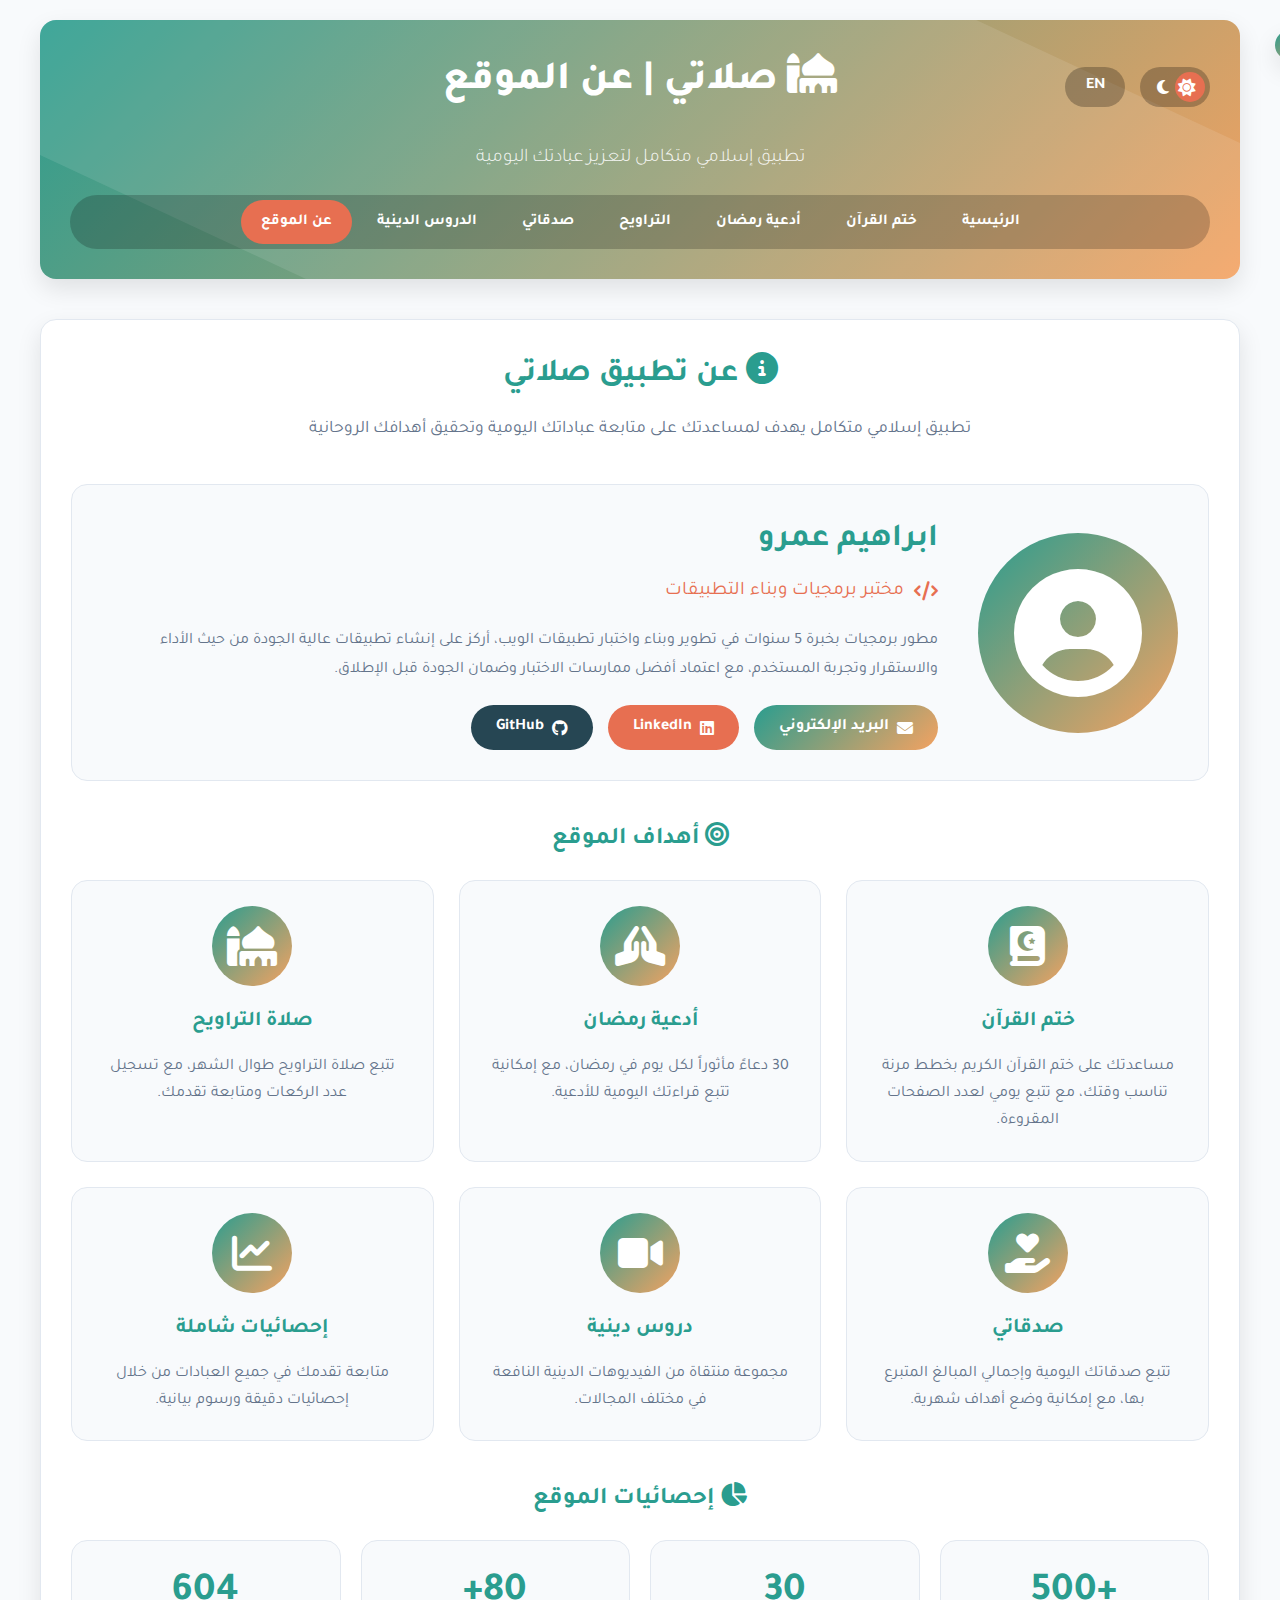
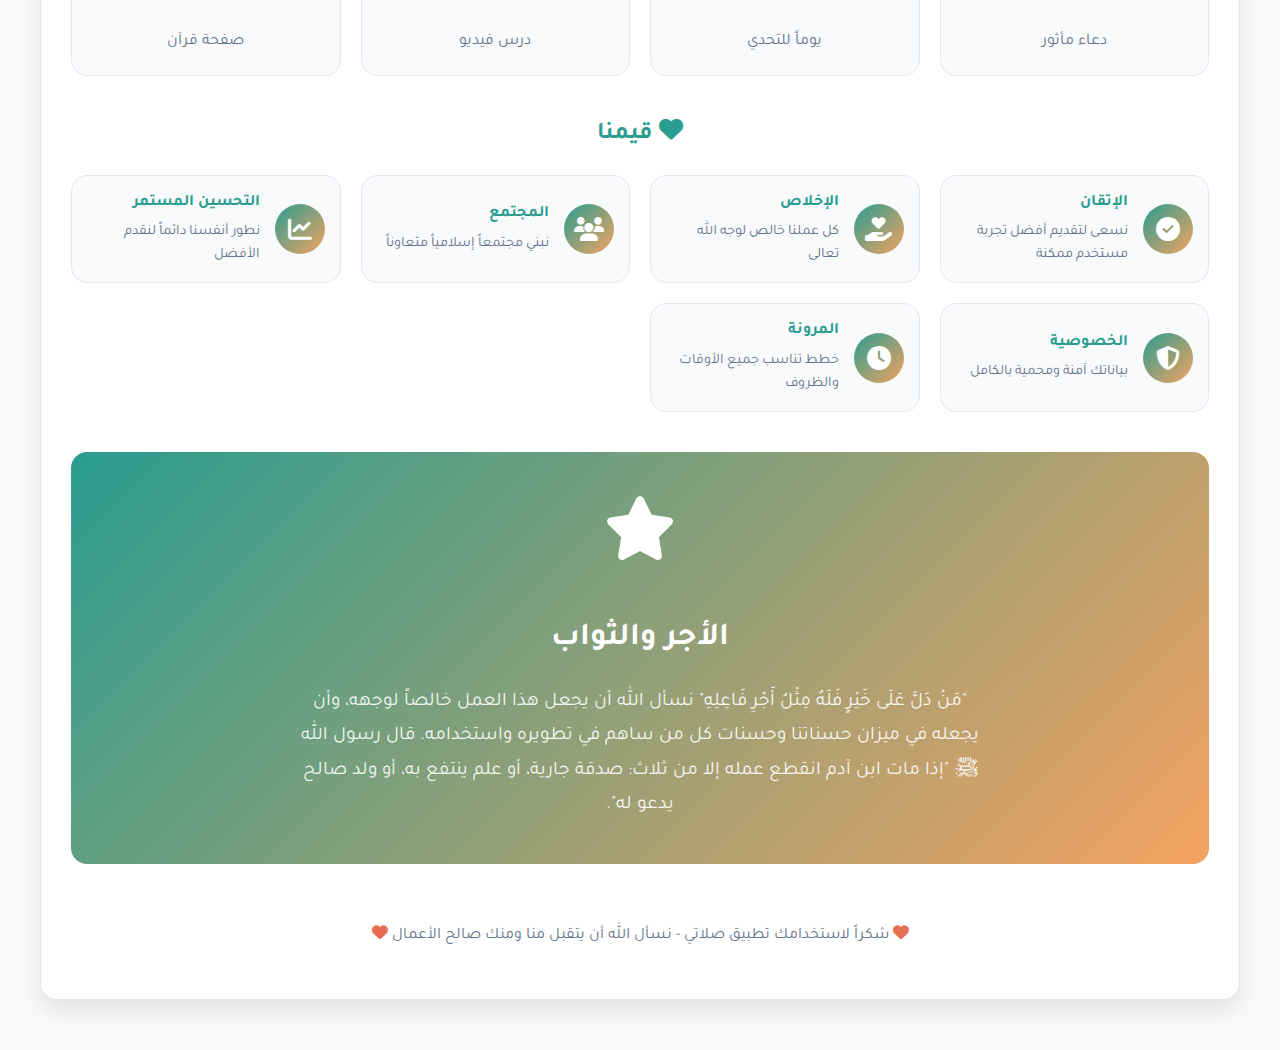
<file: about.html>
<!DOCTYPE html>
<html lang="ar" dir="rtl">
<head>
    <meta charset="UTF-8">
    <meta name="viewport" content="width=device-width, initial-scale=1.0">
    <title>صلاتي - عن الموقع</title>
    <link rel="icon" href="data:image/svg+xml,<svg xmlns=%22http://www.w3.org/2000/svg%22 viewBox=%220 0 100 100%22><text y=%22.9em%22 font-size=%2290%22>🕌</text></svg>">
    <link rel="stylesheet" href="https://cdnjs.cloudflare.com/ajax/libs/font-awesome/6.4.0/css/all.min.css">
    <link href="https://fonts.googleapis.com/css2?family=Tajawal:wght@300;400;500;700;800&display=swap" rel="stylesheet">
    <style>
        /* ========== الأنماط الأساسية ========== */
        :root {
            --primary-color: #2a9d8f;
            --primary-dark: #264653;
            --secondary-color: #e76f51;
            --accent-color: #f4a261;
            --background-color-light: #F8FAFC;
            --card-color-light: #FFFFFF;
            --text-color-light: #0F172A;
            --light-text-light: #64748B;
            --border-color-light: #E2E8F0;
            --background-color-dark: #0F172A;
            --card-color-dark: #1E293B;
            --text-color-dark: #F8FAFC;
            --light-text-dark: #94A3B8;
            --border-color-dark: #334155;

            --background-color: var(--background-color-light);
            --card-color: var(--card-color-light);
            --text-color: var(--text-color-light);
            --light-text: var(--light-text-light);
            --border-color: var(--border-color-light);
            
            --shadow: 0 10px 25px rgba(0, 0, 0, 0.1);
            --radius: 16px;
            --transition: all 0.3s ease;
            --gradient: linear-gradient(135deg, var(--primary-color) 0%, var(--accent-color) 100%);
        }

        body.dark-mode {
            --background-color: var(--background-color-dark);
            --card-color: var(--card-color-dark);
            --text-color: var(--text-color-dark);
            --light-text: var(--light-text-dark);
            --border-color: var(--border-color-dark);
            --shadow: 0 10px 25px rgba(0, 0, 0, 0.3);
        }

        * { margin: 0; padding: 0; box-sizing: border-box; font-family: 'Tajawal', sans-serif; }

        body { 
            background-color: var(--background-color); 
            color: var(--text-color); 
            line-height: 1.6; 
            padding: 20px; 
            min-height: 100vh; 
            transition: background-color 0.3s, color 0.2s;
        }
        
        body::before { 
            content: ''; 
            position: fixed; 
            top: 0; 
            left: 0; 
            width: 100%; 
            height: 100vh; 
            background-color: var(--transition-bg, transparent); 
            z-index: 9999; 
            clip-path: circle(0% at var(--clip-x, 50%) var(--clip-y, 50%)); 
            transition: clip-path 0.6s cubic-bezier(0.65, 0, 0.35, 1); 
            pointer-events: none; 
        }
        body.transition-active::before { 
            clip-path: circle(150% at var(--clip-x, 50%) var(--clip-y, 50%)); 
        }

        .container { max-width: 1200px; margin: 0 auto; }

        /* ===== الهيدر ===== */
        header { 
            text-align: center; 
            margin-bottom: 40px; 
            padding: 30px; 
            background: var(--gradient); 
            border-radius: var(--radius); 
            box-shadow: var(--shadow); 
            position: relative; 
            overflow: hidden; 
            color: white; 
        }
        header::before { 
            content: ""; 
            position: absolute; 
            top: -50%; 
            left: -50%; 
            width: 200%; 
            height: 200%; 
            background: rgba(255, 255, 255, 0.1); 
            transform: rotate(25deg); 
        }
        .header-top { 
            display: flex; 
            justify-content: space-between; 
            align-items: center; 
            position: relative; 
            z-index: 2; 
            margin-bottom: 20px; 
        }
        .header-controls { 
            display: flex; 
            align-items: center; 
            gap: 15px; 
        }

        .theme-switcher, .lang-switcher { 
            display: flex; 
            align-items: center; 
            justify-content: space-around; 
            background-color: rgba(0, 0, 0, 0.25); 
            padding: 5px 15px; 
            border-radius: 50px; 
            cursor: pointer; 
            position: relative; 
            height: 40px; 
            color: white;
            gap: 8px;
        }
        .theme-switcher { width: 70px; }
        .lang-switcher { 
            width: 60px; 
            justify-content: center; 
            font-weight: bold; 
            font-size: 1rem; 
        }
        
        .theme-switcher-handle { 
            position: absolute; 
            width: 30px; 
            height: 30px; 
            background-color: var(--secondary-color); 
            border-radius: 50%; 
            transition: transform 0.4s cubic-bezier(0.68, -0.55, 0.27, 1.55); 
            top: 5px; 
        }
        html[dir="rtl"] .theme-switcher-handle { right: 5px; }
        html[dir="ltr"] .theme-switcher-handle { left: 5px; }
        
        html[dir="rtl"] body.dark-mode .theme-switcher-handle { transform: translateX(-30px); }
        html[dir="ltr"] body.dark-mode .theme-switcher-handle { transform: translateX(30px); }
        
        .theme-switcher i { 
            width: 30px; 
            height: 30px; 
            display: flex; 
            align-items: center; 
            justify-content: center; 
            color: white; 
            z-index: 1; 
            transition: transform 0.3s ease, color 0.3s ease; 
        }
        body:not(.dark-mode) .fa-sun { color: #fff; transform: scale(1.1) rotate(360deg); }
        body.dark-mode .fa-moon { color: #fff; transform: scale(1.1) rotate(360deg); }
        
        h1 { 
            margin-bottom: 10px; 
            font-size: 2.5rem; 
            position: relative; 
            font-weight: 800; 
        }
        .subtitle { 
            font-size: 1.2rem; 
            opacity: 0.9; 
            font-weight: 300; 
        }

        /* ===== شريط التنقل الرئيسي ===== */
        .main-nav { 
            display: flex; 
            justify-content: center; 
            background-color: rgba(0,0,0,0.2); 
            border-radius: 50px; 
            padding: 5px; 
            margin-top: 20px; 
            position: relative; 
            z-index: 2; 
            flex-wrap: wrap; 
            gap: 5px;
        }
        .nav-tab { 
            background-color: transparent; 
            border: none; 
            color: white; 
            padding: 10px 20px; 
            border-radius: 50px; 
            cursor: pointer; 
            transition: var(--transition); 
            font-weight: bold; 
            font-size: 0.95rem; 
            display: flex;
            align-items: center;
            gap: 6px;
            text-decoration: none;
        }
        .nav-tab.active { 
            background-color: var(--secondary-color); 
        }
        .nav-tab i { font-size: 1rem; }

        /* ===== محتوى صفحة عن الموقع ===== */
        .about-section {
            background-color: var(--card-color);
            border: 1px solid var(--border-color);
            border-radius: var(--radius);
            padding: 30px;
            margin-bottom: 30px;
            box-shadow: var(--shadow);
        }
        
        .about-header {
            text-align: center;
            margin-bottom: 40px;
        }
        
        .about-header h2 {
            color: var(--primary-color);
            font-size: 2rem;
            margin-bottom: 15px;
        }
        
        .about-header p {
            color: var(--light-text);
            font-size: 1.1rem;
            max-width: 700px;
            margin: 0 auto;
        }

        /* ===== بطاقة المطور ===== */
        .developer-card {
            background: var(--background-color);
            border: 1px solid var(--border-color);
            border-radius: var(--radius);
            padding: 30px;
            margin-bottom: 40px;
            display: flex;
            align-items: center;
            gap: 40px;
            flex-wrap: wrap;
        }
        
        .developer-image {
            width: 200px;
            height: 200px;
            border-radius: 50%;
            background: var(--gradient);
            display: flex;
            align-items: center;
            justify-content: center;
            margin: 0 auto;
        }
        
        .developer-image i {
            font-size: 8rem;
            color: white;
        }
        
        .developer-info {
            flex: 1;
            min-width: 300px;
        }
        
        .developer-name {
            font-size: 2rem;
            font-weight: bold;
            color: var(--primary-color);
            margin-bottom: 10px;
        }
        
        .developer-title {
            font-size: 1.2rem;
            color: var(--secondary-color);
            margin-bottom: 20px;
            display: flex;
            align-items: center;
            gap: 10px;
        }
        
        .developer-bio {
            color: var(--light-text);
            margin-bottom: 20px;
            line-height: 1.8;
        }
        
        .developer-contact {
            display: flex;
            gap: 15px;
            flex-wrap: wrap;
        }
        
        .contact-btn {
            padding: 10px 25px;
            border-radius: 50px;
            border: none;
            background: var(--gradient);
            color: white;
            font-weight: 600;
            cursor: pointer;
            transition: var(--transition);
            display: flex;
            align-items: center;
            gap: 8px;
            text-decoration: none;
        }
        
        .contact-btn:hover {
            transform: translateY(-3px);
            box-shadow: var(--shadow);
        }

        /* ===== أهداف الموقع ===== */
        .goals-grid {
            display: grid;
            grid-template-columns: repeat(auto-fit, minmax(280px, 1fr));
            gap: 25px;
            margin-bottom: 40px;
        }
        
        .goal-card {
            background: var(--background-color);
            border: 1px solid var(--border-color);
            border-radius: var(--radius);
            padding: 25px;
            text-align: center;
            transition: var(--transition);
        }
        
        .goal-card:hover {
            transform: translateY(-5px);
            box-shadow: var(--shadow);
        }
        
        .goal-icon {
            width: 80px;
            height: 80px;
            border-radius: 50%;
            background: var(--gradient);
            display: flex;
            align-items: center;
            justify-content: center;
            margin: 0 auto 20px;
        }
        
        .goal-icon i {
            font-size: 2.5rem;
            color: white;
        }
        
        .goal-title {
            font-size: 1.3rem;
            font-weight: bold;
            color: var(--primary-color);
            margin-bottom: 15px;
        }
        
        .goal-description {
            color: var(--light-text);
            line-height: 1.7;
        }

        /* ===== إحصائيات سريعة ===== */
        .stats-grid {
            display: grid;
            grid-template-columns: repeat(auto-fit, minmax(200px, 1fr));
            gap: 20px;
            margin-bottom: 40px;
        }
        
        .stat-card {
            background: var(--background-color);
            border: 1px solid var(--border-color);
            border-radius: var(--radius);
            padding: 20px;
            text-align: center;
        }
        
        .stat-number {
            font-size: 2.5rem;
            font-weight: bold;
            color: var(--primary-color);
            margin-bottom: 5px;
        }
        
        .stat-label {
            color: var(--light-text);
            font-size: 1rem;
        }

        /* ===== قيم الموقع ===== */
        .values-grid {
            display: grid;
            grid-template-columns: repeat(auto-fit, minmax(250px, 1fr));
            gap: 20px;
            margin-bottom: 40px;
        }
        
        .value-item {
            display: flex;
            align-items: center;
            gap: 15px;
            padding: 15px;
            background: var(--background-color);
            border-radius: var(--radius);
            border: 1px solid var(--border-color);
        }
        
        .value-icon {
            width: 50px;
            height: 50px;
            border-radius: 50%;
            background: var(--gradient);
            display: flex;
            align-items: center;
            justify-content: center;
            flex-shrink: 0;
        }
        
        .value-icon i {
            font-size: 1.5rem;
            color: white;
        }
        
        .value-text {
            flex: 1;
        }
        
        .value-text h4 {
            color: var(--primary-color);
            margin-bottom: 5px;
        }
        
        .value-text p {
            color: var(--light-text);
            font-size: 0.9rem;
        }

        /* ===== الأجر والثواب ===== */
        .reward-section {
            background: var(--gradient);
            border-radius: var(--radius);
            padding: 40px;
            text-align: center;
            color: white;
            margin-bottom: 40px;
        }
        
        .reward-section h3 {
            font-size: 2rem;
            margin-bottom: 20px;
        }
        
        .reward-section p {
            font-size: 1.2rem;
            max-width: 700px;
            margin: 0 auto;
            line-height: 1.8;
            opacity: 0.9;
        }
        
        .reward-icon {
            font-size: 4rem;
            margin-bottom: 20px;
        }

        /* ===== عناصر مساعدة ===== */
        .notification { 
            position: fixed; 
            top: 30px; 
            right: 30px; 
            background: var(--gradient); 
            color: white; 
            padding: 15px 25px; 
            border-radius: var(--radius); 
            box-shadow: var(--shadow); 
            transform: translateX(150%); 
            transition: transform 0.4s ease; 
            z-index: 3000; 
            display: flex; 
            align-items: center; 
            gap: 10px; 
            max-width: 400px; 
        }
        .notification.show { 
            transform: translateX(0); 
        }

        #back-to-top-btn { 
            position: fixed; 
            bottom: 30px; 
            right: 30px; 
            width: 50px; 
            height: 50px; 
            background: var(--primary-color); 
            color: white; 
            border: none; 
            border-radius: 50%; 
            display: flex; 
            align-items: center; 
            justify-content: center; 
            font-size: 1.2rem; 
            cursor: pointer; 
            box-shadow: var(--shadow); 
            opacity: 0; 
            visibility: hidden; 
            transform: translateY(20px); 
            transition: all 0.3s ease; 
            z-index: 1500; 
        }
        #back-to-top-btn.show { 
            opacity: 1; 
            visibility: visible; 
            transform: translateY(0); 
        }

        .no-items-msg {
            text-align: center;
            padding: 60px 20px;
            color: var(--light-text);
            grid-column: 1 / -1;
        }
        
        .no-items-msg i {
            font-size: 4rem;
            margin-bottom: 20px;
            color: var(--border-color);
        }

        @media (max-width: 768px) { 
            .header-top { flex-wrap: wrap; gap: 20px; justify-content: center; }
            h1 { font-size: 1.8rem; }
            .main-nav { 
                flex-wrap: wrap; 
                justify-content: center;
            }
            .nav-tab { 
                padding: 8px 12px; 
                font-size: 0.8rem;
            }
            .developer-card { 
                flex-direction: column; 
                text-align: center; 
            }
            .developer-contact { justify-content: center; }
        }
    </style>
</head>
<body>
    <div class="container">
        <header>
            <div class="header-top">
                <div class="header-controls">
                    <div class="theme-switcher" id="theme-switcher" title="تبديل المظهر">
                        <div class="theme-switcher-handle"></div>
                        <i class="fas fa-sun"></i>
                        <i class="fas fa-moon"></i>
                    </div>
                    <div class="lang-switcher" id="lang-switcher" title="تغيير اللغة">
                        <span id="lang-toggle">EN</span>
                    </div>
                </div>
                <div style="flex-grow: 1;"></div>
                <h1>
                    <i class="fas fa-mosque"></i>
                    <span data-key="appTitle">صلاتي</span>
                    <span class="title-separator"> | </span>
                    <span data-key="aboutSite">عن الموقع</span>
                </h1>
                <div style="flex-grow: 1;"></div>
                <div class="header-controls" style="visibility: hidden;">
                    <div class="theme-switcher"></div>
                    <div class="lang-switcher"></div>
                </div>
            </div>
            
            <p class="subtitle" data-key="subtitle">تطبيق إسلامي متكامل لتعزيز عبادتك اليومية</p>

            <!-- شريط التنقل الرئيسي -->
            <div class="main-nav">
                <a href="index.html" class="nav-tab" data-key="navHome"><i class="fas fa-home"></i> الرئيسية</a>
                <a href="Taktem.html" class="nav-tab" data-key="navQuran"><i class="fas fa-quran"></i> ختم القرآن</a>
                <a href="azkar_ramadan.html" class="nav-tab" data-key="navDuas"><i class="fas fa-praying-hands"></i> أدعية رمضان</a>
                <a href="traweh.html" class="nav-tab" data-key="navTaraweeh"><i class="fas fa-mosque"></i> التراويح</a>
                <a href="sadakate.html" class="nav-tab" data-key="navSadaqati"><i class="fas fa-hand-holding-heart"></i> صدقاتي</a>
                <a href="lessons.html" class="nav-tab" data-key="navVideos"><i class="fas fa-video"></i> الدروس</a>
                <a href="about.html" class="nav-tab active" data-key="navAbout"><i class="fas fa-info-circle"></i> عن الموقع</a>
            </div>
        </header>

        <main>
            <!-- قسم عن الموقع -->
            <div class="about-section">
                <div class="about-header">
                    <h2><i class="fas fa-info-circle"></i> <span data-key="aboutTitle">عن تطبيق صلاتي</span></h2>
                    <p data-key="aboutDescription">تطبيق إسلامي متكامل يهدف لمساعدتك على متابعة عباداتك اليومية وتحقيق أهدافك الروحانية</p>
                </div>

                <!-- بطاقة المطور -->
                <div class="developer-card">
                    <div class="developer-image">
                        <i class="fas fa-user-circle"></i>
                    </div>
                    <div class="developer-info">
                        <div class="developer-name"><span data-key="developerName">ابراهيم عمرو</span></div>
                        <div class="developer-title">
                            <i class="fas fa-code"></i>
                            <span data-key="developerTitle">مختبر برمجيات وبناء التطبيقات</span>
                        </div>
                        <div class="developer-bio" data-key="developerBio">
                            مطور برمجيات بخبرة 5 سنوات في تطوير وبناء واختبار تطبيقات الويب،
                            أركز على إنشاء تطبيقات عالية الجودة من حيث الأداء والاستقرار
                            وتجربة المستخدم، مع اعتماد أفضل ممارسات الاختبار وضمان الجودة
                            قبل الإطلاق.
                        </div>
                        <div class="developer-contact">
                            <a href="mailto:ibrahim.amr755@gmail.com" class="contact-btn" target="_blank" rel="noopener noreferrer">
                                <i class="fas fa-envelope"></i> <span data-key="email">البريد الإلكتروني</span>
                            </a>
                            <a href="https://www.linkedin.com/in/ibrahim-amr-xz-b238bb316?utm_source=share&utm_campaign=share_via&utm_content=profile&utm_medium=ios_app" 
                               class="contact-btn" 
                               style="background: var(--secondary-color);" 
                               target="_blank" 
                               rel="noopener noreferrer">
                                <i class="fab fa-linkedin"></i> LinkedIn
                            </a>
                            <a href="https://github.com/XZBM7" 
                               class="contact-btn" 
                               style="background: var(--primary-dark);" 
                               target="_blank" 
                               rel="noopener noreferrer">
                                <i class="fab fa-github"></i> GitHub
                            </a>
                        </div>
                    </div>
                </div>

                <!-- أهداف الموقع -->
                <h2 style="color: var(--primary-color); margin: 40px 0 20px; text-align: center;">
                    <i class="fas fa-bullseye"></i> <span data-key="siteGoals">أهداف الموقع</span>
                </h2>
                <div class="goals-grid">
                    <div class="goal-card">
                        <div class="goal-icon">
                            <i class="fas fa-quran"></i>
                        </div>
                        <div class="goal-title" data-key="goal1Title">ختم القرآن</div>
                        <div class="goal-description" data-key="goal1Desc">
                            مساعدتك على ختم القرآن الكريم بخطط مرنة تناسب وقتك، مع تتبع يومي لعدد الصفحات المقروءة.
                        </div>
                    </div>
                    <div class="goal-card">
                        <div class="goal-icon">
                            <i class="fas fa-praying-hands"></i>
                        </div>
                        <div class="goal-title" data-key="goal2Title">أدعية رمضان</div>
                        <div class="goal-description" data-key="goal2Desc">
                            30 دعاءً مأثوراً لكل يوم في رمضان، مع إمكانية تتبع قراءتك اليومية للأدعية.
                        </div>
                    </div>
                    <div class="goal-card">
                        <div class="goal-icon">
                            <i class="fas fa-mosque"></i>
                        </div>
                        <div class="goal-title" data-key="goal3Title">صلاة التراويح</div>
                        <div class="goal-description" data-key="goal3Desc">
                            تتبع صلاة التراويح طوال الشهر، مع تسجيل عدد الركعات ومتابعة تقدمك.
                        </div>
                    </div>
                    <div class="goal-card">
                        <div class="goal-icon">
                            <i class="fas fa-hand-holding-heart"></i>
                        </div>
                        <div class="goal-title" data-key="goal4Title">صدقاتي</div>
                        <div class="goal-description" data-key="goal4Desc">
                            تتبع صدقاتك اليومية وإجمالي المبالغ المتبرع بها، مع إمكانية وضع أهداف شهرية.
                        </div>
                    </div>
                    <div class="goal-card">
                        <div class="goal-icon">
                            <i class="fas fa-video"></i>
                        </div>
                        <div class="goal-title" data-key="goal5Title">دروس دينية</div>
                        <div class="goal-description" data-key="goal5Desc">
                            مجموعة منتقاة من الفيديوهات الدينية النافعة في مختلف المجالات.
                        </div>
                    </div>
                    <div class="goal-card">
                        <div class="goal-icon">
                            <i class="fas fa-chart-line"></i>
                        </div>
                        <div class="goal-title" data-key="goal6Title">إحصائيات شاملة</div>
                        <div class="goal-description" data-key="goal6Desc">
                            متابعة تقدمك في جميع العبادات من خلال إحصائيات دقيقة ورسوم بيانية.
                        </div>
                    </div>
                </div>

                <!-- إحصائيات سريعة -->
                <h2 style="color: var(--primary-color); margin: 40px 0 20px; text-align: center;">
                    <i class="fas fa-chart-pie"></i> <span data-key="siteStats">إحصائيات الموقع</span>
                </h2>
                <div class="stats-grid">
                    <div class="stat-card">
                        <div class="stat-number">+500</div>
                        <div class="stat-label" data-key="stat1">دعاء مأثور</div>
                    </div>
                    <div class="stat-card">
                        <div class="stat-number">30</div>
                        <div class="stat-label" data-key="stat2">يوماً للتحدي</div>
                    </div>
                    <div class="stat-card">
                        <div class="stat-number">80+</div>
                        <div class="stat-label" data-key="stat3">درس فيديو</div>
                    </div>
                    <div class="stat-card">
                        <div class="stat-number">604</div>
                        <div class="stat-label" data-key="stat4">صفحة قرآن</div>
                    </div>
                </div>

                <!-- قيم الموقع -->
                <h2 style="color: var(--primary-color); margin: 40px 0 20px; text-align: center;">
                    <i class="fas fa-heart"></i> <span data-key="ourValues">قيمنا</span>
                </h2>
                <div class="values-grid">
                    <div class="value-item">
                        <div class="value-icon">
                            <i class="fas fa-check-circle"></i>
                        </div>
                        <div class="value-text">
                            <h4 data-key="value1Title">الإتقان</h4>
                            <p data-key="value1Desc">نسعى لتقديم أفضل تجربة مستخدم ممكنة</p>
                        </div>
                    </div>
                    <div class="value-item">
                        <div class="value-icon">
                            <i class="fas fa-hand-holding-heart"></i>
                        </div>
                        <div class="value-text">
                            <h4 data-key="value2Title">الإخلاص</h4>
                            <p data-key="value2Desc">كل عملنا خالص لوجه الله تعالى</p>
                        </div>
                    </div>
                    <div class="value-item">
                        <div class="value-icon">
                            <i class="fas fa-users"></i>
                        </div>
                        <div class="value-text">
                            <h4 data-key="value3Title">المجتمع</h4>
                            <p data-key="value3Desc">نبني مجتمعاً إسلامياً متعاوناً</p>
                        </div>
                    </div>
                    <div class="value-item">
                        <div class="value-icon">
                            <i class="fas fa-chart-line"></i>
                        </div>
                        <div class="value-text">
                            <h4 data-key="value4Title">التحسين المستمر</h4>
                            <p data-key="value4Desc">نطور أنفسنا دائماً لنقدم الأفضل</p>
                        </div>
                    </div>
                    <div class="value-item">
                        <div class="value-icon">
                            <i class="fas fa-shield-alt"></i>
                        </div>
                        <div class="value-text">
                            <h4 data-key="value5Title">الخصوصية</h4>
                            <p data-key="value5Desc">بياناتك آمنة ومحمية بالكامل</p>
                        </div>
                    </div>
                    <div class="value-item">
                        <div class="value-icon">
                            <i class="fas fa-clock"></i>
                        </div>
                        <div class="value-text">
                            <h4 data-key="value6Title">المرونة</h4>
                            <p data-key="value6Desc">خطط تناسب جميع الأوقات والظروف</p>
                        </div>
                    </div>
                </div>

                <!-- الأجر والثواب -->
                <div class="reward-section">
                    <div class="reward-icon">
                        <i class="fas fa-star"></i>
                    </div>
                    <h3 data-key="rewardTitle">الأجر والثواب</h3>
                    <p data-key="rewardText">
                        "مَنْ دَلَّ عَلَى خَيْرٍ فَلَهُ مِثْلُ أَجْرِ فَاعِلِهِ"
                        <br><br>
                        نسأل الله أن يجعل هذا العمل خالصاً لوجهه، وأن يجعله في ميزان حسناتنا وحسنات كل من ساهم في تطويره واستخدامه.
                        قال رسول الله ﷺ: "إذا مات ابن آدم انقطع عمله إلا من ثلاث: صدقة جارية، أو علم ينتفع به، أو ولد صالح يدعو له".
                    </p>
                </div>

                <!-- شكر وتقدير -->
                <div style="text-align: center; padding: 20px; color: var(--light-text);">
                    <i class="fas fa-heart" style="color: var(--secondary-color);"></i>
                    <span data-key="thankYou">شكراً لاستخدامك تطبيق صلاتي - نسأل الله أن يتقبل منا ومنك صالح الأعمال</span>
                    <i class="fas fa-heart" style="color: var(--secondary-color);"></i>
                </div>
            </div>
        </main>
    </div>

    <button id="back-to-top-btn" title="العودة للأعلى"><i class="fas fa-arrow-up"></i></button>
    <div class="notification" id="notification"></div>

    <script>
        (function() {
            // --- عناصر DOM ---
            const themeSwitcher = document.getElementById('theme-switcher');
            const langSwitcher = document.getElementById('lang-switcher');
            const notification = document.getElementById('notification');
            const backToTopBtn = document.getElementById('back-to-top-btn');

            // --- الترجمات الكاملة ---
            const translations = {
                ar: {
                    appTitle: "صلاتي",
                    aboutSite: "عن الموقع",
                    subtitle: "تطبيق إسلامي متكامل لتعزيز عبادتك اليومية",
                    navHome: "الرئيسية",
                    navQuran: "ختم القرآن",
                    navDuas: "أدعية رمضان",
                    navTaraweeh: "التراويح",
                    navSadaqati: "صدقاتي",
                    navVideos: "الدروس الدينية",
                    navAbout: "عن الموقع",
                    aboutTitle: "عن تطبيق صلاتي",
                    aboutDescription: "تطبيق إسلامي متكامل يهدف لمساعدتك على متابعة عباداتك اليومية وتحقيق أهدافك الروحانية",
                    developerName: "ابراهيم عمرو",
                    developerTitle: "مختبر برمجيات وبناء التطبيقات",
                    developerBio: "مطور برمجيات بخبرة 5 سنوات في تطوير وبناء واختبار تطبيقات الويب، أركز على إنشاء تطبيقات عالية الجودة من حيث الأداء والاستقرار وتجربة المستخدم، مع اعتماد أفضل ممارسات الاختبار وضمان الجودة قبل الإطلاق.",
                    email: "البريد الإلكتروني",
                    siteGoals: "أهداف الموقع",
                    goal1Title: "ختم القرآن",
                    goal1Desc: "مساعدتك على ختم القرآن الكريم بخطط مرنة تناسب وقتك، مع تتبع يومي لعدد الصفحات المقروءة.",
                    goal2Title: "أدعية رمضان",
                    goal2Desc: "30 دعاءً مأثوراً لكل يوم في رمضان، مع إمكانية تتبع قراءتك اليومية للأدعية.",
                    goal3Title: "صلاة التراويح",
                    goal3Desc: "تتبع صلاة التراويح طوال الشهر، مع تسجيل عدد الركعات ومتابعة تقدمك.",
                    goal4Title: "صدقاتي",
                    goal4Desc: "تتبع صدقاتك اليومية وإجمالي المبالغ المتبرع بها، مع إمكانية وضع أهداف شهرية.",
                    goal5Title: "دروس دينية",
                    goal5Desc: "مجموعة منتقاة من الفيديوهات الدينية النافعة في مختلف المجالات.",
                    goal6Title: "إحصائيات شاملة",
                    goal6Desc: "متابعة تقدمك في جميع العبادات من خلال إحصائيات دقيقة ورسوم بيانية.",
                    siteStats: "إحصائيات الموقع",
                    stat1: "دعاء مأثور",
                    stat2: "يوماً للتحدي",
                    stat3: "درس فيديو",
                    stat4: "صفحة قرآن",
                    ourValues: "قيمنا",
                    value1Title: "الإتقان",
                    value1Desc: "نسعى لتقديم أفضل تجربة مستخدم ممكنة",
                    value2Title: "الإخلاص",
                    value2Desc: "كل عملنا خالص لوجه الله تعالى",
                    value3Title: "المجتمع",
                    value3Desc: "نبني مجتمعاً إسلامياً متعاوناً",
                    value4Title: "التحسين المستمر",
                    value4Desc: "نطور أنفسنا دائماً لنقدم الأفضل",
                    value5Title: "الخصوصية",
                    value5Desc: "بياناتك آمنة ومحمية بالكامل",
                    value6Title: "المرونة",
                    value6Desc: "خطط تناسب جميع الأوقات والظروف",
                    rewardTitle: "الأجر والثواب",
                    rewardText: '"مَنْ دَلَّ عَلَى خَيْرٍ فَلَهُ مِثْلُ أَجْرِ فَاعِلِهِ"\n\nنسأل الله أن يجعل هذا العمل خالصاً لوجهه، وأن يجعله في ميزان حسناتنا وحسنات كل من ساهم في تطويره واستخدامه.\nقال رسول الله ﷺ: "إذا مات ابن آدم انقطع عمله إلا من ثلاث: صدقة جارية، أو علم ينتفع به، أو ولد صالح يدعو له".',
                    thankYou: "شكراً لاستخدامك تطبيق صلاتي - نسأل الله أن يتقبل منا ومنك صالح الأعمال"
                },
                en: {
                    appTitle: "My Salah",
                    aboutSite: "About",
                    subtitle: "Integrated Islamic app to enhance your daily worship",
                    navHome: "Home",
                    navQuran: "Quran Khatm",
                    navDuas: "Ramadan Duas",
                    navTaraweeh: "Taraweeh",
                    navSadaqati: "My Charity",
                    navVideos: "Islamic Lessons",
                    navAbout: "About the Website",
                    aboutTitle: "About My Salah App",
                    aboutDescription: "An integrated Islamic application designed to help you track your daily worship and achieve your spiritual goals",
                    developerName: "Ibrahim Amr",
                    developerTitle: "Software Tester & Application Developer",
                    developerBio: "Software developer with 5 years of experience in developing, building, and testing web applications. I focus on creating high-quality applications in terms of performance, stability, and user experience, adopting best testing practices and quality assurance before launch.",
                    email: "Email",
                    siteGoals: "Site Goals",
                    goal1Title: "Quran Completion",
                    goal1Desc: "Helping you complete the Holy Quran with flexible plans that suit your time, with daily tracking of pages read.",
                    goal2Title: "Ramadan Duas",
                    goal2Desc: "30 authentic duas for each day of Ramadan, with the ability to track your daily dua reading.",
                    goal3Title: "Taraweeh Prayer",
                    goal3Desc: "Track Taraweeh prayer throughout the month, recording the number of rakats and monitoring your progress.",
                    goal4Title: "My Charity",
                    goal4Desc: "Track your daily donations and total amounts donated, with the ability to set monthly goals.",
                    goal5Title: "Islamic Lessons",
                    goal5Desc: "A精选 collection of beneficial Islamic videos in various fields.",
                    goal6Title: "Comprehensive Statistics",
                    goal6Desc: "Monitor your progress in all acts of worship through accurate statistics and charts.",
                    siteStats: "Site Statistics",
                    stat1: "Authentic Duas",
                    stat2: "Challenge Days",
                    stat3: "Video Lessons",
                    stat4: "Quran Pages",
                    ourValues: "Our Values",
                    value1Title: "Excellence",
                    value1Desc: "We strive to provide the best possible user experience",
                    value2Title: "Sincerity",
                    value2Desc: "All our work is purely for the sake of Allah",
                    value3Title: "Community",
                    value3Desc: "We build a cooperative Islamic community",
                    value4Title: "Continuous Improvement",
                    value4Desc: "We constantly develop ourselves to offer the best",
                    value5Title: "Privacy",
                    value5Desc: "Your data is completely secure and protected",
                    value6Title: "Flexibility",
                    value6Desc: "Plans suitable for all times and circumstances",
                    rewardTitle: "Reward",
                    rewardText: '"Whoever guides to something good has a reward similar to the doer of it"\n\nWe ask Allah to make this work purely for His sake, and to place it in the balance of our good deeds and the deeds of everyone who contributed to its development and use.\nThe Messenger of Allah ﷺ said: "When a person dies, his deeds come to an end except for three: ongoing charity, beneficial knowledge, or a righteous child who prays for him."',
                    thankYou: "Thank you for using My Salah app - We ask Allah to accept from us and you righteous deeds"
                }
            };

            // --- الحالة الحالية ---
// قراءة اللغة من نفس المفتاح المستخدم في باقي صفحات الموقع
let currentLang = localStorage.getItem('language') || 'ar';

            // --- دوال الثيم واللغة ---
            function setupTheme() {
                const savedTheme = localStorage.getItem('theme');
                if (savedTheme === 'dark') {
                    document.body.classList.add('dark-mode');
                }
            }

            function toggleTheme() {
                if (document.body.classList.contains('transition-active')) return;
                
                const root = document.documentElement;
                const isDarkMode = document.body.classList.contains('dark-mode');
                const rect = themeSwitcher.getBoundingClientRect();
                const x = rect.left + rect.width / 2;
                const y = rect.top + rect.height / 2;
                
                root.style.setProperty('--clip-x', `${x}px`);
                root.style.setProperty('--clip-y', `${y}px`);
                root.style.setProperty('--transition-bg', isDarkMode ? 'var(--background-color-light)' : 'var(--background-color-dark)');
                
                document.body.classList.add('transition-active');
                
                setTimeout(() => {
                    document.body.classList.toggle('dark-mode');
                    localStorage.setItem('theme', document.body.classList.contains('dark-mode') ? 'dark' : 'light');
                }, 300);
                
                setTimeout(() => document.body.classList.remove('transition-active'), 600);
            }

            function toggleLanguage() {
                currentLang = currentLang === 'ar' ? 'en' : 'ar';
                localStorage.setItem('lang', currentLang);
                document.documentElement.lang = currentLang;
                document.documentElement.dir = currentLang === 'ar' ? 'rtl' : 'ltr';
                
                document.getElementById('lang-toggle').textContent = currentLang === 'ar' ? 'EN' : 'عربي';
                
                // ترجمة جميع العناصر
                document.querySelectorAll('[data-key]').forEach(el => {
                    const key = el.getAttribute('data-key');
                    if (translations[currentLang][key]) {
                        el.textContent = translations[currentLang][key];
                    }
                });
            }

            function showNotification(message) {
                notification.innerHTML = `<i class="fas fa-check-circle"></i> <div>${message}</div>`;
                notification.classList.add('show');
                setTimeout(() => notification.classList.remove('show'), 3000);
            }

            // --- التمرير ---
            function handleScroll() {
                backToTopBtn.classList.toggle('show', window.scrollY > 300);
            }
            
            function scrollToTop() { 
                window.scrollTo({ top: 0, behavior: 'smooth' }); 
            }

            // --- التهيئة ---
            function init() {
                setupTheme();
                
                themeSwitcher.addEventListener('click', toggleTheme);
                langSwitcher.addEventListener('click', toggleLanguage);
                window.addEventListener('scroll', handleScroll);
                backToTopBtn.addEventListener('click', scrollToTop);

                // تعيين اللغة الأولية
                document.documentElement.lang = currentLang;
                document.documentElement.dir = currentLang === 'ar' ? 'rtl' : 'ltr';
                document.getElementById('lang-toggle').textContent = currentLang === 'ar' ? 'EN' : 'عربي';
                
                // ترجمة أولية
                document.querySelectorAll('[data-key]').forEach(el => {
                    const key = el.getAttribute('data-key');
                    if (translations[currentLang][key]) {
                        el.textContent = translations[currentLang][key];
                    }
                });
            }

            init();
        })();
    </script>
</body>
</html>
</file>
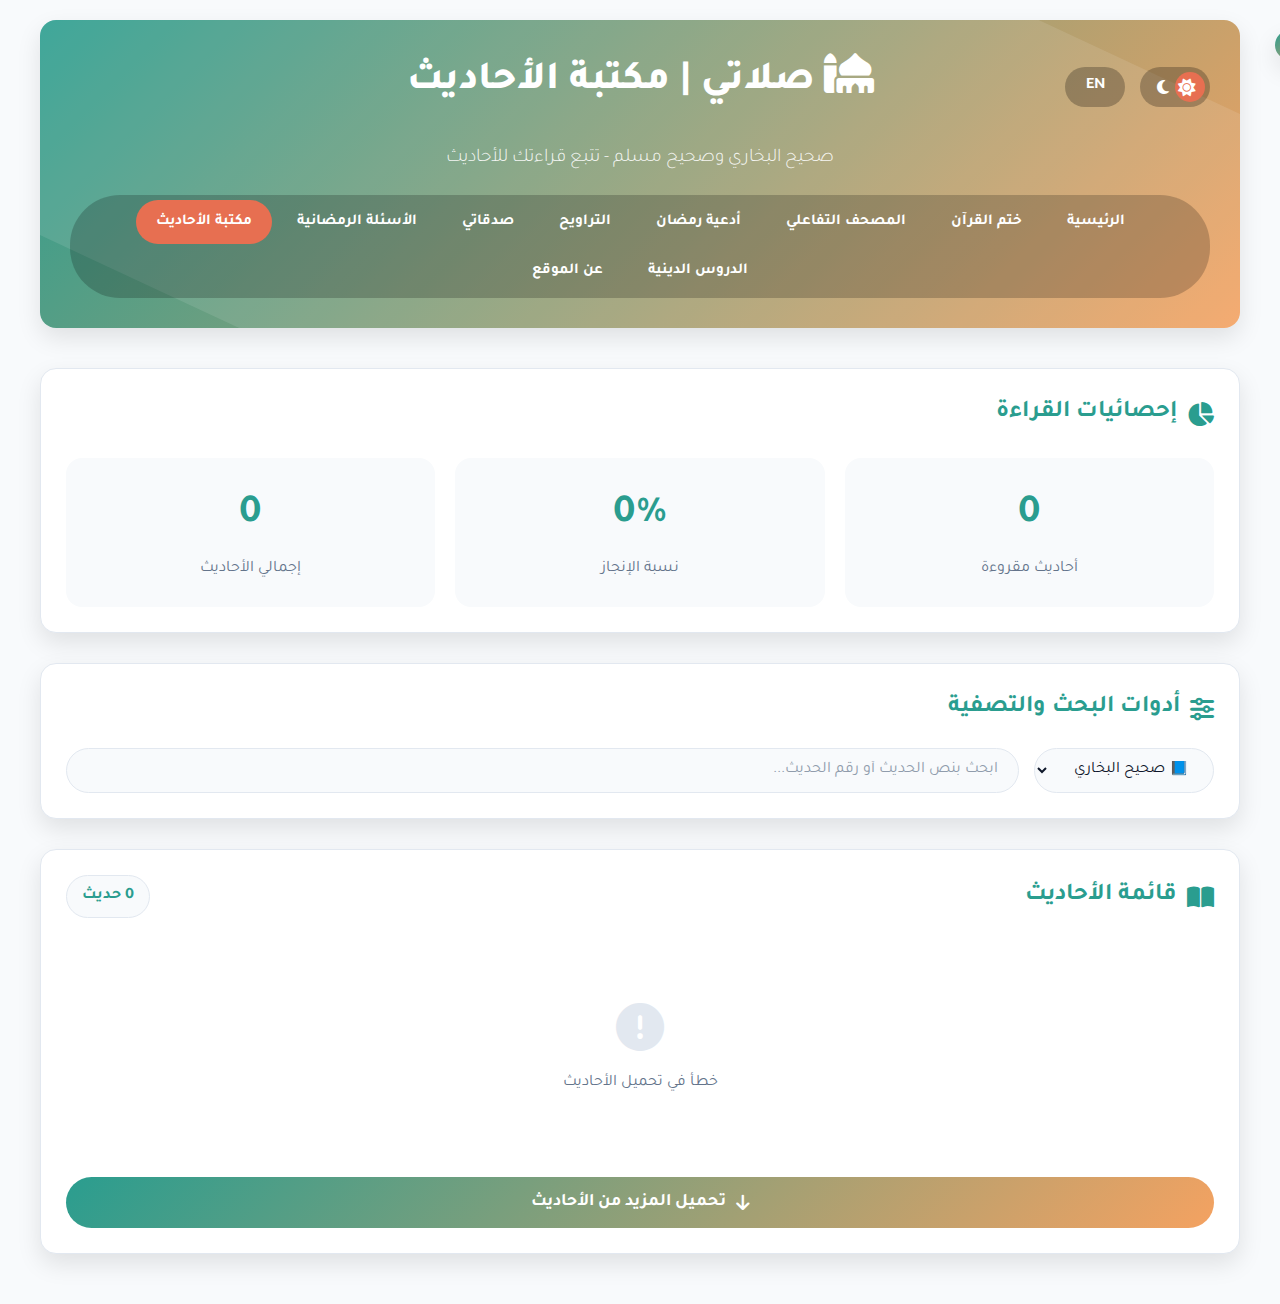
<file: ahades.html>
<!DOCTYPE html>
<html lang="ar" dir="rtl">
<head>
    <meta charset="UTF-8">
    <meta name="viewport" content="width=device-width, initial-scale=1.0">
    <title>صلاتي - مكتبة الأحاديث</title>
    <link rel="icon" href="data:image/svg+xml,<svg xmlns=%22http://www.w3.org/2000/svg%22 viewBox=%220 0 100 100%22><text y=%22.9em%22 font-size=%2290%22>🕌</text></svg>">
    <link rel="stylesheet" href="https://cdnjs.cloudflare.com/ajax/libs/font-awesome/6.4.0/css/all.min.css">
    <link href="https://fonts.googleapis.com/css2?family=Tajawal:wght@300;400;500;700;800&family=Amiri:wght@400;700&display=swap" rel="stylesheet">
    <style>
        /* ========== الأنماط الأساسية من تطبيق صلاتي ========== */
        :root {
            --primary-color: #2a9d8f;
            --primary-dark: #264653;
            --secondary-color: #e76f51;
            --accent-color: #f4a261;
            --background-color-light: #F8FAFC;
            --card-color-light: #FFFFFF;
            --text-color-light: #0F172A;
            --light-text-light: #64748B;
            --border-color-light: #E2E8F0;
            --background-color-dark: #0F172A;
            --card-color-dark: #1E293B;
            --text-color-dark: #F8FAFC;
            --light-text-dark: #94A3B8;
            --border-color-dark: #334155;

            --background-color: var(--background-color-light);
            --card-color: var(--card-color-light);
            --text-color: var(--text-color-light);
            --light-text: var(--light-text-light);
            --border-color: var(--border-color-light);
            
            --shadow: 0 10px 25px rgba(0, 0, 0, 0.1);
            --radius: 16px;
            --transition: all 0.3s ease;
            --gradient: linear-gradient(135deg, var(--primary-color) 0%, var(--accent-color) 100%);
        }

        body.dark-mode {
            --background-color: var(--background-color-dark);
            --card-color: var(--card-color-dark);
            --text-color: var(--text-color-dark);
            --light-text: var(--light-text-dark);
            --border-color: var(--border-color-dark);
            --shadow: 0 10px 25px rgba(0, 0, 0, 0.3);
        }

        * { margin: 0; padding: 0; box-sizing: border-box; font-family: 'Tajawal', sans-serif; }

        body { 
            background-color: var(--background-color); 
            color: var(--text-color); 
            line-height: 1.6; 
            padding: 20px; 
            min-height: 100vh; 
            transition: background-color 0.3s, color 0.2s;
        }
        
        body::before { 
            content: ''; 
            position: fixed; 
            top: 0; 
            left: 0; 
            width: 100%; 
            height: 100vh; 
            background-color: var(--transition-bg, transparent); 
            z-index: 9999; 
            clip-path: circle(0% at var(--clip-x, 50%) var(--clip-y, 50%)); 
            transition: clip-path 0.6s cubic-bezier(0.65, 0, 0.35, 1); 
            pointer-events: none; 
        }
        body.transition-active::before { 
            clip-path: circle(150% at var(--clip-x, 50%) var(--clip-y, 50%)); 
        }

        .container { max-width: 1200px; margin: 0 auto; }

        /* ===== الهيدر بنفس تصميم صلاتي ===== */
        header { 
            text-align: center; 
            margin-bottom: 40px; 
            padding: 30px; 
            background: var(--gradient); 
            border-radius: var(--radius); 
            box-shadow: var(--shadow); 
            position: relative; 
            overflow: hidden; 
            color: white; 
        }
        header::before { 
            content: ""; 
            position: absolute; 
            top: -50%; 
            left: -50%; 
            width: 200%; 
            height: 200%; 
            background: rgba(255, 255, 255, 0.1); 
            transform: rotate(25deg); 
        }
        .header-top { 
            display: flex; 
            justify-content: space-between; 
            align-items: center; 
            position: relative; 
            z-index: 2; 
            margin-bottom: 20px; 
        }
        .header-controls { 
            display: flex; 
            align-items: center; 
            gap: 15px; 
        }

        .theme-switcher, .lang-switcher { 
            display: flex; 
            align-items: center; 
            justify-content: space-around; 
            background-color: rgba(0, 0, 0, 0.25); 
            padding: 5px 15px; 
            border-radius: 50px; 
            cursor: pointer; 
            position: relative; 
            height: 40px; 
            color: white;
            gap: 8px;
        }
        .theme-switcher { width: 70px; }
        .lang-switcher { 
            width: 60px; 
            justify-content: center; 
            font-weight: bold; 
            font-size: 1rem; 
        }
        
        .theme-switcher-handle { 
            position: absolute; 
            width: 30px; 
            height: 30px; 
            background-color: var(--secondary-color); 
            border-radius: 50%; 
            transition: transform 0.4s cubic-bezier(0.68, -0.55, 0.27, 1.55); 
            top: 5px; 
        }
        html[dir="rtl"] .theme-switcher-handle { right: 5px; }
        html[dir="ltr"] .theme-switcher-handle { left: 5px; }
        
        html[dir="rtl"] body.dark-mode .theme-switcher-handle { transform: translateX(-30px); }
        html[dir="ltr"] body.dark-mode .theme-switcher-handle { transform: translateX(30px); }
        
        .theme-switcher i { 
            width: 30px; 
            height: 30px; 
            display: flex; 
            align-items: center; 
            justify-content: center; 
            color: white; 
            z-index: 1; 
            transition: transform 0.3s ease, color 0.3s ease; 
        }
        body:not(.dark-mode) .fa-sun { color: #fff; transform: scale(1.1) rotate(360deg); }
        body.dark-mode .fa-moon { color: #fff; transform: scale(1.1) rotate(360deg); }
        
        h1 { 
            margin-bottom: 10px; 
            font-size: 2.5rem; 
            position: relative; 
            font-weight: 800; 
        }
        .subtitle { 
            font-size: 1.2rem; 
            opacity: 0.9; 
            font-weight: 300; 
        }

        /* ===== شريط التنقل الرئيسي ===== */
        .main-nav { 
            display: flex; 
            justify-content: center; 
            background-color: rgba(0,0,0,0.2); 
            border-radius: 50px; 
            padding: 5px; 
            margin-top: 20px; 
            position: relative; 
            z-index: 2; 
            flex-wrap: wrap; 
            gap: 5px;
        }
        .nav-tab { 
            background-color: transparent; 
            border: none; 
            color: white; 
            padding: 10px 20px; 
            border-radius: 50px; 
            cursor: pointer; 
            transition: var(--transition); 
            font-weight: bold; 
            font-size: 0.95rem; 
            display: flex;
            align-items: center;
            gap: 6px;
            text-decoration: none;
        }
        .nav-tab.active { 
            background-color: var(--secondary-color); 
        }
        .nav-tab i { font-size: 1rem; }

        /* ===== الإحصائيات ===== */
        .stats-section {
            background-color: var(--card-color);
            border: 1px solid var(--border-color);
            border-radius: var(--radius);
            padding: 25px;
            margin-bottom: 30px;
            box-shadow: var(--shadow);
        }
        
        .stats-section h2 {
            color: var(--primary-color);
            margin-bottom: 25px;
            display: flex;
            align-items: center;
            gap: 10px;
            font-size: 1.5rem;
        }
        
        .stats-grid {
            display: grid;
            grid-template-columns: repeat(auto-fit, minmax(200px, 1fr));
            gap: 20px;
        }
        
        .stat-item {
            text-align: center;
            padding: 25px;
            background: var(--background-color);
            border-radius: var(--radius);
            transition: var(--transition);
        }
        
        .stat-item:hover {
            transform: translateY(-3px);
            box-shadow: var(--shadow);
        }
        
        .stat-value {
            font-size: 2.5rem;
            font-weight: bold;
            margin-bottom: 10px;
            color: var(--primary-color);
        }
        
        .stat-label {
            color: var(--light-text);
            font-size: 1rem;
        }

        /* ===== أدوات التحكم ===== */
        .controls-section {
            background-color: var(--card-color);
            border: 1px solid var(--border-color);
            border-radius: var(--radius);
            padding: 25px;
            margin-bottom: 30px;
            box-shadow: var(--shadow);
        }
        
        .controls-header {
            display: flex;
            justify-content: space-between;
            align-items: center;
            margin-bottom: 20px;
            flex-wrap: wrap;
            gap: 15px;
        }
        
        .controls-header h2 {
            color: var(--primary-color);
            font-size: 1.5rem;
            display: flex;
            align-items: center;
            gap: 10px;
        }
        
        .controls-grid {
            display: flex;
            gap: 15px;
            flex-wrap: wrap;
        }
        
        .control-select, .control-input {
            padding: 12px 20px;
            border-radius: 50px;
            border: 1px solid var(--border-color);
            background: var(--background-color);
            color: var(--text-color);
            font-size: 1rem;
            font-family: 'Tajawal', sans-serif;
        }
        
        .control-select {
            min-width: 180px;
            cursor: pointer;
        }
        
        .control-input {
            flex: 1;
            min-width: 250px;
        }
        
        .control-input::placeholder {
            color: var(--light-text);
            opacity: 0.7;
        }

        /* ===== قائمة الأحاديث ===== */
        .hadiths-section {
            background-color: var(--card-color);
            border: 1px solid var(--border-color);
            border-radius: var(--radius);
            padding: 25px;
            margin-bottom: 30px;
            box-shadow: var(--shadow);
        }
        
        .hadiths-header {
            display: flex;
            justify-content: space-between;
            align-items: center;
            margin-bottom: 25px;
            flex-wrap: wrap;
            gap: 15px;
        }
        
        .hadiths-header h2 {
            color: var(--primary-color);
            font-size: 1.5rem;
            display: flex;
            align-items: center;
            gap: 10px;
        }
        
        .hadith-count {
            background: var(--background-color);
            padding: 8px 15px;
            border-radius: 50px;
            color: var(--primary-color);
            font-weight: bold;
            border: 1px solid var(--border-color);
        }
        
        .hadith-grid {
            display: flex;
            flex-direction: column;
            gap: 20px;
        }
        
        .hadith-card {
            background: var(--background-color);
            border: 1px solid var(--border-color);
            border-radius: var(--radius);
            padding: 25px;
            transition: var(--transition);
            position: relative;
        }
        
        .hadith-card:hover {
            transform: translateY(-3px);
            box-shadow: var(--shadow);
        }
        
        .hadith-card.completed {
            border-color: var(--primary-color);
            background-color: rgba(42, 157, 143, 0.05);
        }
        
        .hadith-number {
            color: var(--secondary-color);
            font-weight: bold;
            margin-bottom: 15px;
            font-size: 1.1rem;
            display: flex;
            align-items: center;
            gap: 8px;
        }
        
        .hadith-number i {
            color: var(--primary-color);
        }
        
        .hadith-text {
            font-family: 'Amiri', serif;
            font-size: 1.3rem;
            line-height: 2;
            color: var(--text-color);
            margin-bottom: 20px;
        }
        
        .hadith-actions {
            display: flex;
            justify-content: flex-end;
        }
        
        .mark-btn {
            padding: 10px 25px;
            border: none;
            border-radius: 50px;
            font-weight: bold;
            cursor: pointer;
            transition: var(--transition);
            display: flex;
            align-items: center;
            gap: 8px;
            font-size: 1rem;
        }
        
        .mark-btn.done {
            background: var(--primary-color);
            color: white;
        }
        
        .mark-btn.undo {
            background: var(--secondary-color);
            color: white;
        }
        
        .mark-btn:hover {
            transform: translateY(-2px);
            box-shadow: var(--shadow);
        }

        /* ===== زر تحميل المزيد ===== */
        .load-more-btn {
            width: 100%;
            padding: 15px;
            border: none;
            border-radius: 50px;
            background: var(--gradient);
            color: white;
            font-size: 1.1rem;
            font-weight: bold;
            cursor: pointer;
            transition: var(--transition);
            margin-top: 20px;
            display: flex;
            align-items: center;
            justify-content: center;
            gap: 10px;
        }
        
        .load-more-btn:hover {
            transform: translateY(-3px);
            box-shadow: var(--shadow);
        }
        
        .load-more-btn:disabled {
            opacity: 0.5;
            cursor: not-allowed;
            transform: none;
        }

        /* ===== عناصر مساعدة ===== */
        .notification { 
            position: fixed; 
            top: 30px; 
            right: 30px; 
            background: var(--gradient); 
            color: white; 
            padding: 15px 25px; 
            border-radius: var(--radius); 
            box-shadow: var(--shadow); 
            transform: translateX(150%); 
            transition: transform 0.4s ease; 
            z-index: 3000; 
            display: flex; 
            align-items: center; 
            gap: 10px; 
            max-width: 400px; 
        }
        .notification.show { 
            transform: translateX(0); 
        }

        #back-to-top-btn { 
            position: fixed; 
            bottom: 30px; 
            right: 30px; 
            width: 50px; 
            height: 50px; 
            background: var(--primary-color); 
            color: white; 
            border: none; 
            border-radius: 50%; 
            display: flex; 
            align-items: center; 
            justify-content: center; 
            font-size: 1.2rem; 
            cursor: pointer; 
            box-shadow: var(--shadow); 
            opacity: 0; 
            visibility: hidden; 
            transform: translateY(20px); 
            transition: all 0.3s ease; 
            z-index: 1500; 
        }
        #back-to-top-btn.show { 
            opacity: 1; 
            visibility: visible; 
            transform: translateY(0); 
        }

        .loading-msg {
            text-align: center;
            padding: 60px 20px;
            color: var(--light-text);
        }
        
        .loading-msg i {
            font-size: 3rem;
            margin-bottom: 20px;
            color: var(--border-color);
        }

        @media (max-width: 768px) { 
            .header-top { flex-wrap: wrap; gap: 20px; justify-content: center; }
            h1 { font-size: 1.8rem; }
            .main-nav { 
                flex-wrap: wrap; 
                justify-content: center;
            }
            .nav-tab { 
                padding: 8px 12px; 
                font-size: 0.8rem;
            }
            .controls-grid { flex-direction: column; }
            .control-input { width: 100%; }
        }
    </style>
</head>
<body>
    <div class="container">
        <header>
            <div class="header-top">
                <div class="header-controls">
                    <div class="theme-switcher" id="theme-switcher" title="تبديل المظهر">
                        <div class="theme-switcher-handle"></div>
                        <i class="fas fa-sun"></i>
                        <i class="fas fa-moon"></i>
                    </div>
                    <div class="lang-switcher" id="lang-switcher" title="تغيير اللغة">
                        <span id="lang-toggle">EN</span>
                    </div>
                </div>
                <div style="flex-grow: 1;"></div>
                <h1>
                    <i class="fas fa-mosque"></i>
                    <span data-key="appTitle">صلاتي</span>
                    <span class="title-separator"> | </span>
                    <span data-key="pageTitle">مكتبة الأحاديث</span>
                </h1>
                <div style="flex-grow: 1;"></div>
                <div class="header-controls" style="visibility: hidden;">
                    <div class="theme-switcher"></div>
                    <div class="lang-switcher"></div>
                </div>
            </div>
            
            <p class="subtitle" data-key="subtitle">صحيح البخاري وصحيح مسلم - تتبع قراءتك للأحاديث</p>

            <!-- شريط التنقل الرئيسي -->
            <div class="main-nav">
                <a href="index.html" class="nav-tab" data-key="navHome"><i class="fas fa-home"></i> الرئيسية</a>
                <a href="Taktem.html" class="nav-tab" data-key="navQuran"><i class="fas fa-quran"></i> ختم القرآن</a>
                                                <a href="quran.html" class="nav-tab " data-key="navMushaf"><i class="fas fa-book-open"></i> المصحف التفاعلي</a>

                <a href="azkar_ramadan.html" class="nav-tab" data-key="navDuas"><i class="fas fa-praying-hands"></i> أدعية رمضان</a>
                <a href="traweh.html" class="nav-tab" data-key="navTaraweeh"><i class="fas fa-mosque"></i> التراويح</a>
                <a href="sadakate.html" class="nav-tab" data-key="navSadaqati"><i class="fas fa-hand-holding-heart"></i> صدقاتي</a>
                <a href="mosabaka.html" class="nav-tab " data-key="navQuestions"><i class="fas fa-question-circle"></i> الأسئلة الرمضانية</a>
                <a href="ahades.html" class="nav-tab active " data-key="navHadith"><i class="fas fa-book-open"></i> مكتبة الأحاديث</a>              
                  <a href="lessons.html" class="nav-tab" data-key="navVideos"><i class="fas fa-video"></i> الدروس</a>
                <a href="about.html" class="nav-tab" data-key="navAbout"><i class="fas fa-info-circle"></i> عن الموقع</a>
            </div>
        </header>

        <main>
            <!-- الإحصائيات -->
            <div class="stats-section">
                <h2><i class="fas fa-chart-pie"></i> <span data-key="statsTitle">إحصائيات القراءة</span></h2>
                <div class="stats-grid">
                    <div class="stat-item">
                        <div class="stat-value" id="readCount">0</div>
                        <div class="stat-label" data-key="readCount">أحاديث مقروءة</div>
                    </div>
                    <div class="stat-item">
                        <div class="stat-value" id="progress">0%</div>
                        <div class="stat-label" data-key="progress">نسبة الإنجاز</div>
                    </div>
                    <div class="stat-item">
                        <div class="stat-value" id="totalCount">0</div>
                        <div class="stat-label" data-key="totalCount">إجمالي الأحاديث</div>
                    </div>
                </div>
            </div>

            <!-- أدوات التحكم -->
            <div class="controls-section">
                <div class="controls-header">
                    <h2><i class="fas fa-sliders-h"></i> <span data-key="controlsTitle">أدوات البحث والتصفية</span></h2>
                </div>
                <div class="controls-grid">
                    <select id="bookSelect" class="control-select">
                        <option value="bukhari">📘 صحيح البخاري</option>
                        <option value="muslim">📗 صحيح مسلم</option>
                    </select>
                    <input type="text" id="searchInput" class="control-input" placeholder="ابحث بنص الحديث أو رقم الحديث...">
                </div>
            </div>

            <!-- قائمة الأحاديث -->
            <div class="hadiths-section">
                <div class="hadiths-header">
                    <h2><i class="fas fa-book-open"></i> <span data-key="hadithListTitle">قائمة الأحاديث</span></h2>
                    <div class="hadith-count" id="displayedCount">0 حديث</div>
                </div>
                <div id="hadithList" class="hadith-grid">
                    <div class="loading-msg">
                        <i class="fas fa-spinner fa-spin"></i>
                        <p>جاري تحميل الأحاديث...</p>
                    </div>
                </div>
                <button id="loadMoreBtn" class="load-more-btn" onclick="loadMore()">
                    <i class="fas fa-arrow-down"></i> <span data-key="loadMore">تحميل المزيد من الأحاديث</span>
                </button>
            </div>
        </main>
    </div>

    <button id="back-to-top-btn" title="العودة للأعلى"><i class="fas fa-arrow-up"></i></button>
    <div class="notification" id="notification"></div>

    <script>
        (function() {
            // --- عناصر DOM ---
            const themeSwitcher = document.getElementById('theme-switcher');
            const langSwitcher = document.getElementById('lang-switcher');
            const notification = document.getElementById('notification');
            const backToTopBtn = document.getElementById('back-to-top-btn');
            
            // --- عناصر الأحاديث ---
            let hadiths = [];
            let displayed = [];
            let page = 1;
            const limit = 50;

            // --- الترجمات ---
            const translations = {
                ar: {
                    appTitle: "صلاتي",
                    pageTitle: "مكتبة الأحاديث",
                    subtitle: "صحيح البخاري وصحيح مسلم - تتبع قراءتك للأحاديث",
                    navHome: "الرئيسية",
                    navQuran: "ختم القرآن",
                    navDuas: "أدعية رمضان",
                    navTaraweeh: "التراويح",
                    navSadaqati: "صدقاتي",
                    navHadith: "مكتبة الأحاديث",
                    navVideos: "الدروس الدينية",
                    navAbout: "عن الموقع",
                    statsTitle: "إحصائيات القراءة",
                    readCount: "أحاديث مقروءة",
                    progress: "نسبة الإنجاز",
                    totalCount: "إجمالي الأحاديث",
                    controlsTitle: "أدوات البحث والتصفية",
                    hadithListTitle: "قائمة الأحاديث",
                    loadMore: "تحميل المزيد من الأحاديث",
                    markRead: "تمت قراءته",
                    markUnread: "إلغاء القراءة",
                    notificationRead: "تم تسجيل الحديث كمقروء",
                    notificationUnread: "تم إلغاء تسجيل الحديث",
                    searchPlaceholder: "ابحث بنص الحديث أو رقم الحديث...",
                    loading: "جاري تحميل الأحاديث...",
                    navQuestions: "الأسئلة الرمضانية",
                                                            navMushaf: "المصحف التفاعلي",

                    hadithNumber: "حديث رقم"
                },
                en: {
                    appTitle: "My Salah",
                    pageTitle: "Hadith Library",
                    subtitle: "Sahih Bukhari & Sahih Muslim - Track your hadith reading",
                    navHome: "Home",
                                                            navQuestions: "Ramadan Questions",
                    navQuran: "Quran Khatm",
                                        navMushaf: "Interactive Mushaf",

                    navDuas: "Ramadan Duas",
                    navTaraweeh: "Taraweeh",
                    navSadaqati: "My Charity",
                    navHadith: "Hadith Library",
                    navVideos: "Islamic Lessons",
                    navAbout: "About",
                    statsTitle: "Reading Statistics",
                    readCount: "Hadith Read",
                    progress: "Completion Rate",
                    totalCount: "Total Hadith",
                    controlsTitle: "Search & Filter Tools",
                    hadithListTitle: "Hadith List",
                    loadMore: "Load More Hadith",
                    markRead: "Mark as Read",
                    markUnread: "Mark as Unread",
                    notificationRead: "Hadith marked as read",
                    notificationUnread: "Hadith marked as unread",
                    searchPlaceholder: "Search by text or number...",
                    loading: "Loading hadith...",
                    hadithNumber: "Hadith No."
                }
            };

            // --- الحالة الحالية ---
            let currentLang = localStorage.getItem('lang') || 'ar';

            // --- دوال الثيم واللغة ---
            function setupTheme() {
                const savedTheme = localStorage.getItem('theme');
                if (savedTheme === 'dark') {
                    document.body.classList.add('dark-mode');
                }
            }

            function toggleTheme() {
                if (document.body.classList.contains('transition-active')) return;
                
                const root = document.documentElement;
                const isDarkMode = document.body.classList.contains('dark-mode');
                const rect = themeSwitcher.getBoundingClientRect();
                const x = rect.left + rect.width / 2;
                const y = rect.top + rect.height / 2;
                
                root.style.setProperty('--clip-x', `${x}px`);
                root.style.setProperty('--clip-y', `${y}px`);
                root.style.setProperty('--transition-bg', isDarkMode ? 'var(--background-color-light)' : 'var(--background-color-dark)');
                
                document.body.classList.add('transition-active');
                
                setTimeout(() => {
                    document.body.classList.toggle('dark-mode');
                    localStorage.setItem('theme', document.body.classList.contains('dark-mode') ? 'dark' : 'light');
                }, 300);
                
                setTimeout(() => document.body.classList.remove('transition-active'), 600);
            }

          function toggleLanguage() {
    currentLang = currentLang === 'ar' ? 'en' : 'ar';

    // توحيد اللغة مع كل صفحات صلاتي
    localStorage.setItem('language', currentLang);

    // تحديث اتجاه الصفحة
    document.documentElement.lang = currentLang;
    document.documentElement.dir = currentLang === 'ar' ? 'rtl' : 'ltr';

    // تحديث زر اللغة
    document.getElementById('lang-toggle').textContent =
        currentLang === 'ar' ? 'EN' : 'عربي';

    // ترجمة النصوص الثابتة
    document.querySelectorAll('[data-key]').forEach(el => {
        const key = el.getAttribute('data-key');
        if (translations[currentLang][key]) {
            el.textContent = translations[currentLang][key];
        }
    });

    // ⭐ مهم جداً: إعادة رسم كل العناصر الديناميكية
    updateDayDisplay();   // عنوان اليوم + السؤال
    renderCalendar();     // التقويم
    updateStats();        // الإحصائيات

    // إشعار احترافي
    showNotification(
        currentLang === 'ar' ? "تم تغيير اللغة" : "Language changed"
    );
}


            function showNotification(message) {
                notification.innerHTML = `<i class="fas fa-check-circle"></i> <div>${message}</div>`;
                notification.classList.add('show');
                setTimeout(() => notification.classList.remove('show'), 3000);
            }

            // --- دوال الأحاديث ---
            function getCompletedKey() {
                const book = document.getElementById("bookSelect").value;
                return "completed_" + book;
            }

            function getCompleted() {
                return JSON.parse(localStorage.getItem(getCompletedKey())) || [];
            }

            function saveCompleted(data) {
                localStorage.setItem(getCompletedKey(), JSON.stringify(data));
            }

            async function loadHadiths() {
                page = 1;
                displayed = [];
                document.getElementById("hadithList").innerHTML = `<div class="loading-msg"><i class="fas fa-spinner fa-spin"></i><p>${translations[currentLang].loading}</p></div>`;

                const book = document.getElementById("bookSelect").value;
                try {
                    const res = await fetch(`https://api.hadith.gading.dev/books/${book}?range=1-${limit}`);
                    const data = await res.json();
                    hadiths = data.data.hadiths;
                    displayed = [...hadiths];
                    render();
                } catch (error) {
                    document.getElementById("hadithList").innerHTML = `<div class="loading-msg"><i class="fas fa-exclamation-circle"></i><p>خطأ في تحميل الأحاديث</p></div>`;
                }
            }

            async function loadMore() {
                page++;
                const book = document.getElementById("bookSelect").value;
                const end = page * limit;

                try {
                    const res = await fetch(`https://api.hadith.gading.dev/books/${book}?range=1-${end}`);
                    const data = await res.json();
                    hadiths = data.data.hadiths;
                    displayed = [...hadiths];
                    render();
                } catch (error) {
                    showNotification("خطأ في تحميل المزيد");
                }
            }

            function render() {
                const container = document.getElementById("hadithList");
                container.innerHTML = "";
                
                document.getElementById("totalCount").textContent = displayed.length;
                document.getElementById("displayedCount").textContent = `${displayed.length} ${currentLang === 'ar' ? 'حديث' : 'Hadith'}`;

                const completed = getCompleted();

                displayed.forEach(h => {
                    const isDone = completed.includes(h.number);

                    const card = document.createElement("div");
                    card.className = "hadith-card" + (isDone ? " completed" : "");

                    card.innerHTML = `
                        <div class="hadith-number">
                            <i class="fas fa-bookmark"></i>
                            ${translations[currentLang].hadithNumber} ${h.number}
                        </div>
                        <div class="hadith-text">${h.arab}</div>
                        <div class="hadith-actions">
                            <button class="mark-btn ${isDone ? 'undo' : 'done'}" 
                                onclick="window.toggleRead(${h.number})">
                                <i class="fas ${isDone ? 'fa-times-circle' : 'fa-check-circle'}"></i>
                                ${isDone ? translations[currentLang].markUnread : translations[currentLang].markRead}
                            </button>
                        </div>
                    `;

                    container.appendChild(card);
                });

                updateStats();
            }

            window.toggleRead = function(num) {
                let completed = getCompleted();

                if (completed.includes(num)) {
                    completed = completed.filter(n => n !== num);
                    showNotification(translations[currentLang].notificationUnread);
                } else {
                    completed.push(num);
                    showNotification(translations[currentLang].notificationRead);
                }

                saveCompleted(completed);
                render();
            };

            function updateStats() {
                const completed = getCompleted();
                const read = completed.length;
                const total = displayed.length || 1;
                const percent = Math.round((read / total) * 100);

                document.getElementById("readCount").textContent = read;
                document.getElementById("progress").textContent = percent + "%";
            }

            // --- البحث ---
            document.getElementById("searchInput").addEventListener("input", (e) => {
                const q = e.target.value.trim();
                if (!q) {
                    displayed = [...hadiths];
                    render();
                    return;
                }

                displayed = hadiths.filter(h =>
                    (h.arab && h.arab.includes(q)) ||
                    h.number.toString() === q
                );

                render();
            });

            document.getElementById("bookSelect").addEventListener("change", loadHadiths);

            // --- التمرير ---
            function handleScroll() {
                backToTopBtn.classList.toggle('show', window.scrollY > 300);
            }
            
            function scrollToTop() { 
                window.scrollTo({ top: 0, behavior: 'smooth' }); 
            }

            // --- تحميل أولي ---
            window.loadMore = loadMore;

            // --- التهيئة ---
            function init() {
                setupTheme();
                
                themeSwitcher.addEventListener('click', toggleTheme);
                langSwitcher.addEventListener('click', toggleLanguage);
                window.addEventListener('scroll', handleScroll);
                backToTopBtn.addEventListener('click', scrollToTop);

                // تعيين اللغة الأولية
                document.documentElement.lang = currentLang;
                document.documentElement.dir = currentLang === 'ar' ? 'rtl' : 'ltr';
                document.getElementById('lang-toggle').textContent = currentLang === 'ar' ? 'EN' : 'عربي';
                
                // ترجمة أولية
                document.querySelectorAll('[data-key]').forEach(el => {
                    const key = el.getAttribute('data-key');
                    if (translations[currentLang][key]) {
                        el.textContent = translations[currentLang][key];
                    }
                });
                
                document.getElementById('searchInput').placeholder = translations[currentLang].searchPlaceholder;
                
                // تحميل الأحاديث
                loadHadiths();
            }

            init();
        })();
    </script>
</body>
</html>
</file>
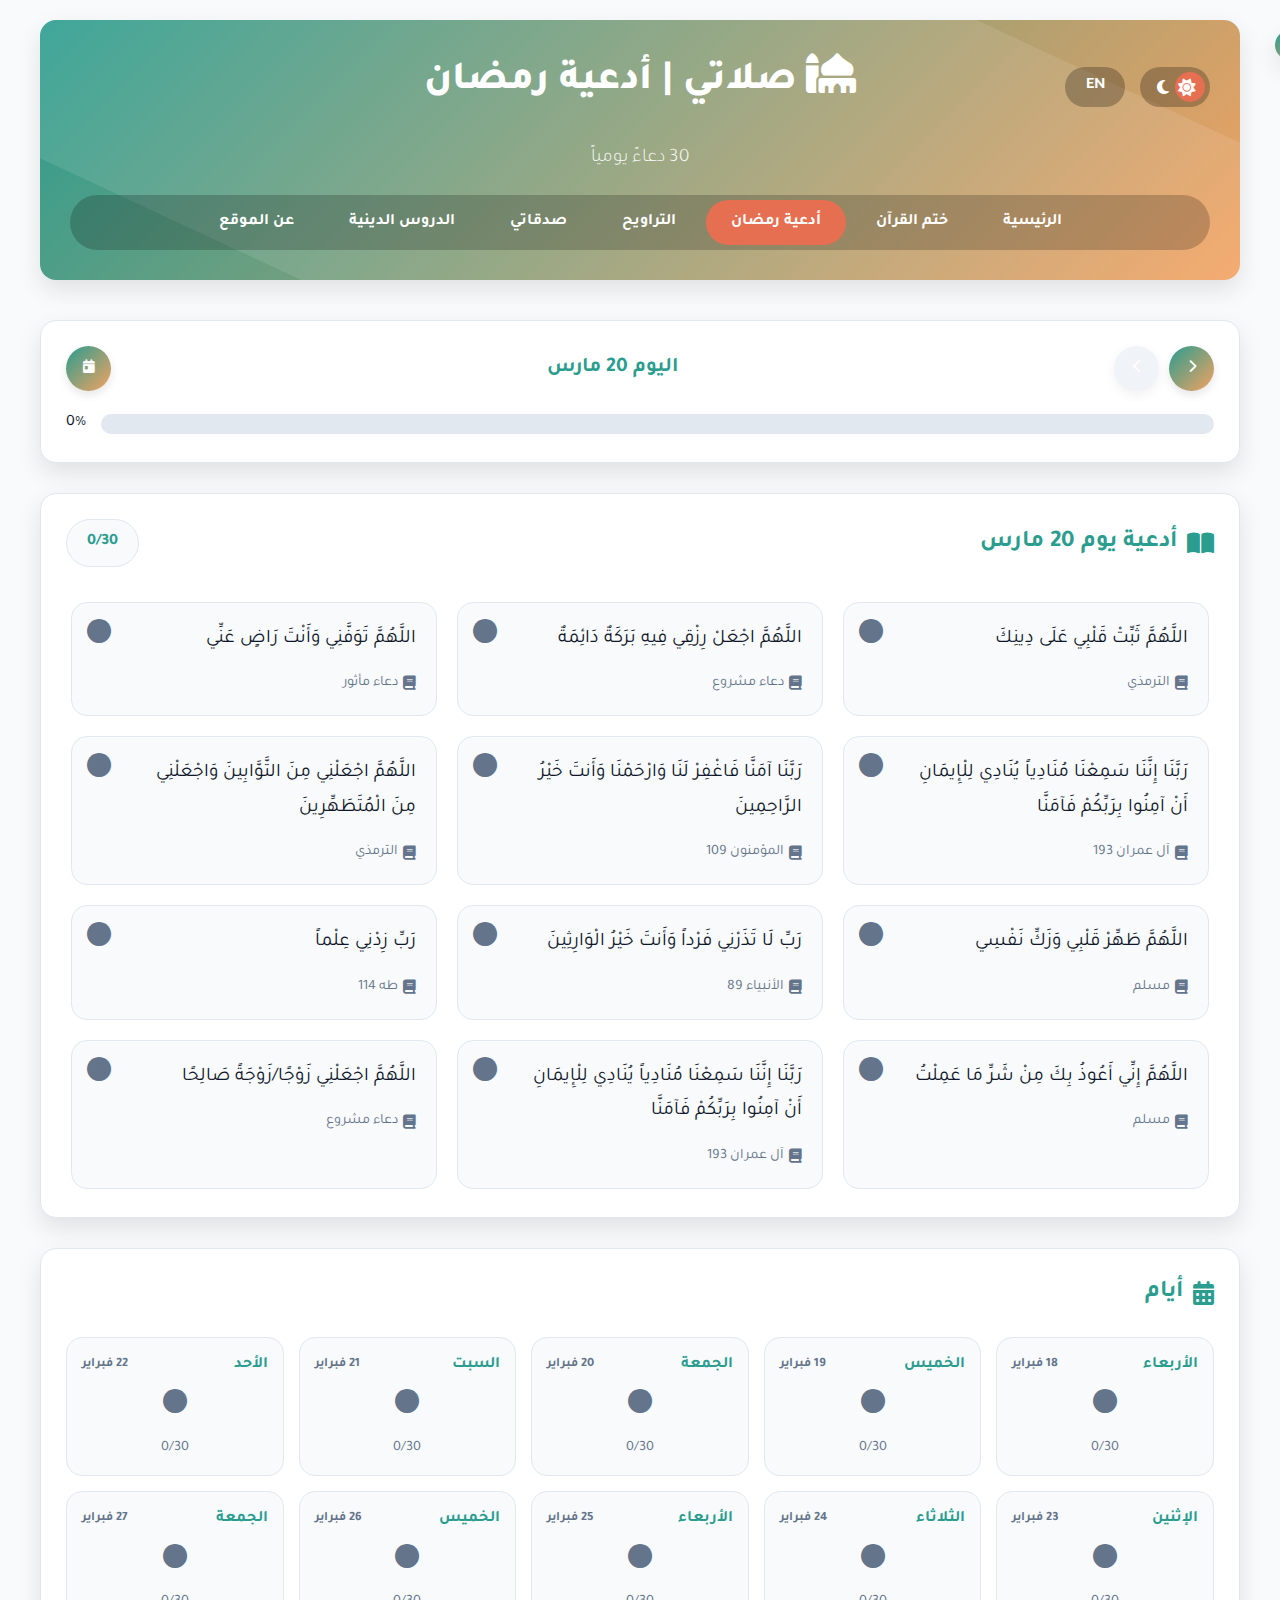
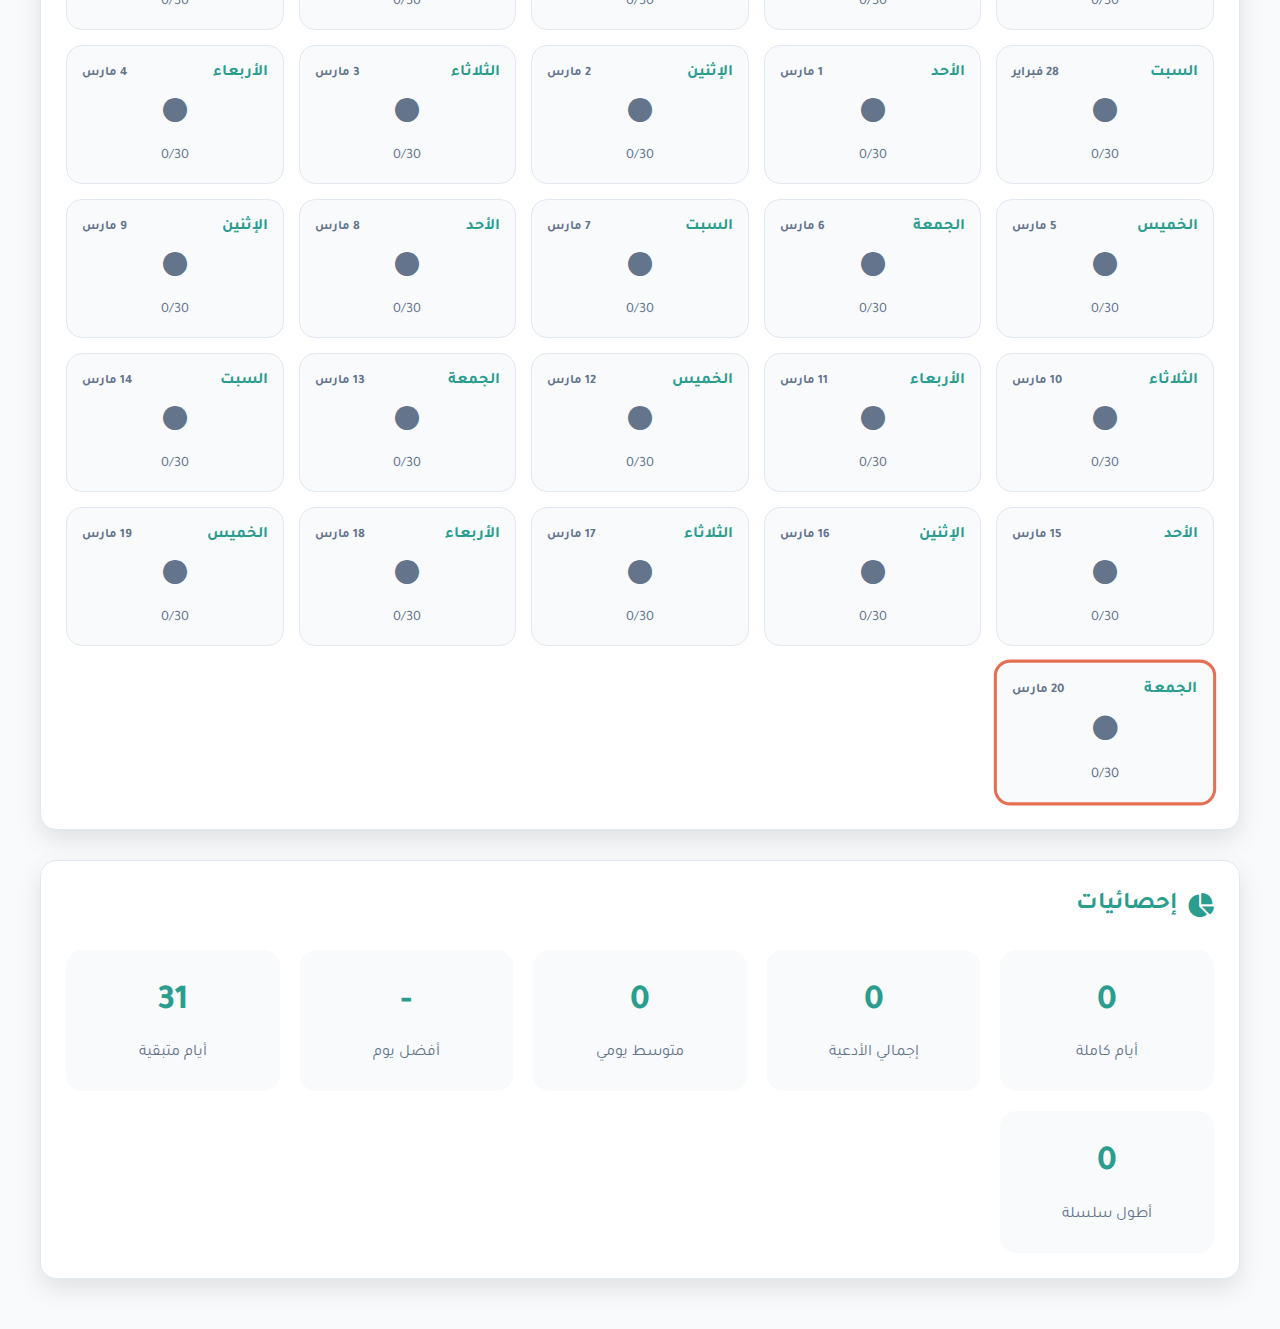
<file: azkar_ramadan.html>
<!DOCTYPE html>
<html lang="ar" dir="rtl">
<head>
    <meta charset="UTF-8">
    <meta name="viewport" content="width=device-width, initial-scale=1.0">
    <title>صلاتي - أدعية رمضان</title>
    <link rel="icon" href="data:image/svg+xml,<svg xmlns=%22http://www.w3.org/2000/svg%22 viewBox=%220 0 100 100%22><text y=%22.9em%22 font-size=%2290%22>🕌</text></svg>">
    <link rel="stylesheet" href="https://cdnjs.cloudflare.com/ajax/libs/font-awesome/6.4.0/css/all.min.css">
    <link href="https://fonts.googleapis.com/css2?family=Tajawal:wght@300;400;500;700;800&display=swap" rel="stylesheet">
    <style>
        /* ========== الأنماط الأساسية ========== */
        :root {
            --primary-color: #2a9d8f;
            --primary-dark: #264653;
            --secondary-color: #e76f51;
            --accent-color: #f4a261;
            --background-color-light: #F8FAFC;
            --card-color-light: #FFFFFF;
            --text-color-light: #0F172A;
            --light-text-light: #64748B;
            --border-color-light: #E2E8F0;
            --background-color-dark: #0F172A;
            --card-color-dark: #1E293B;
            --text-color-dark: #F8FAFC;
            --light-text-dark: #94A3B8;
            --border-color-dark: #334155;

            --background-color: var(--background-color-light);
            --card-color: var(--card-color-light);
            --text-color: var(--text-color-light);
            --light-text: var(--light-text-light);
            --border-color: var(--border-color-light);
            
            --shadow: 0 10px 25px rgba(0, 0, 0, 0.1);
            --radius: 16px;
            --transition: all 0.3s ease;
            --gradient: linear-gradient(135deg, var(--primary-color) 0%, var(--accent-color) 100%);
        }

        body.dark-mode {
            --background-color: var(--background-color-dark);
            --card-color: var(--card-color-dark);
            --text-color: var(--text-color-dark);
            --light-text: var(--light-text-dark);
            --border-color: var(--border-color-dark);
            --shadow: 0 10px 25px rgba(0, 0, 0, 0.3);
        }

        * { margin: 0; padding: 0; box-sizing: border-box; font-family: 'Tajawal', sans-serif; }

        body { 
            background-color: var(--background-color); 
            color: var(--text-color); 
            line-height: 1.6; 
            padding: 20px; 
            min-height: 100vh; 
            transition: background-color 0.3s, color 0.2s;
        }
        
        body::before { 
            content: ''; 
            position: fixed; 
            top: 0; 
            left: 0; 
            width: 100%; 
            height: 100vh; 
            background-color: var(--transition-bg, transparent); 
            z-index: 9999; 
            clip-path: circle(0% at var(--clip-x, 50%) var(--clip-y, 50%)); 
            transition: clip-path 0.6s cubic-bezier(0.65, 0, 0.35, 1); 
            pointer-events: none; 
        }
        body.transition-active::before { 
            clip-path: circle(150% at var(--clip-x, 50%) var(--clip-y, 50%)); 
        }

        .container { max-width: 1200px; margin: 0 auto; }

        /* ===== الهيدر ===== */
        header { 
            text-align: center; 
            margin-bottom: 40px; 
            padding: 30px; 
            background: var(--gradient); 
            border-radius: var(--radius); 
            box-shadow: var(--shadow); 
            position: relative; 
            overflow: hidden; 
            color: white; 
        }
        header::before { 
            content: ""; 
            position: absolute; 
            top: -50%; 
            left: -50%; 
            width: 200%; 
            height: 200%; 
            background: rgba(255, 255, 255, 0.1); 
            transform: rotate(25deg); 
        }
        .header-top { 
            display: flex; 
            justify-content: space-between; 
            align-items: center; 
            position: relative; 
            z-index: 2; 
            margin-bottom: 20px; 
        }
        .header-controls { 
            display: flex; 
            align-items: center; 
            gap: 15px; 
        }

        .theme-switcher, .lang-switcher { 
            display: flex; 
            align-items: center; 
            justify-content: space-around; 
            background-color: rgba(0, 0, 0, 0.25); 
            padding: 5px 15px; 
            border-radius: 50px; 
            cursor: pointer; 
            position: relative; 
            height: 40px; 
            color: white;
            gap: 8px;
        }
        .theme-switcher { width: 70px; }
        .lang-switcher { 
            width: 60px; 
            justify-content: center; 
            font-weight: bold; 
            font-size: 1rem; 
        }
        
        .theme-switcher-handle { 
            position: absolute; 
            width: 30px; 
            height: 30px; 
            background-color: var(--secondary-color); 
            border-radius: 50%; 
            transition: transform 0.4s cubic-bezier(0.68, -0.55, 0.27, 1.55); 
            top: 5px; 
        }
        html[dir="rtl"] .theme-switcher-handle { right: 5px; }
        html[dir="ltr"] .theme-switcher-handle { left: 5px; }
        
        html[dir="rtl"] body.dark-mode .theme-switcher-handle { transform: translateX(-30px); }
        html[dir="ltr"] body.dark-mode .theme-switcher-handle { transform: translateX(30px); }
        
        .theme-switcher i { 
            width: 30px; 
            height: 30px; 
            display: flex; 
            align-items: center; 
            justify-content: center; 
            color: white; 
            z-index: 1; 
            transition: transform 0.3s ease, color 0.3s ease; 
        }
        body:not(.dark-mode) .fa-sun { color: #fff; transform: scale(1.1) rotate(360deg); }
        body.dark-mode .fa-moon { color: #fff; transform: scale(1.1) rotate(360deg); }
        
        h1 { 
            margin-bottom: 10px; 
            font-size: 2.5rem; 
            position: relative; 
            font-weight: 800; 
        }
        .subtitle { 
            font-size: 1.2rem; 
            opacity: 0.9; 
            font-weight: 300; 
        }

        /* ===== شريط التنقل ===== */
        .main-nav { 
            display: flex; 
            justify-content: center; 
            background-color: rgba(0,0,0,0.2); 
            border-radius: 50px; 
            padding: 5px; 
            margin-top: 20px; 
            position: relative; 
            z-index: 2; 
            flex-wrap: wrap; 
            gap: 5px;
        }
        .nav-tab { 
            background-color: transparent; 
            border: none; 
            color: white; 
            padding: 10px 25px; 
            border-radius: 50px; 
            cursor: pointer; 
            transition: var(--transition); 
            font-weight: bold; 
            font-size: 1rem; 
            display: flex;
            align-items: center;
            gap: 8px;
            text-decoration: none;
        }
        .nav-tab.active { 
            background-color: var(--secondary-color); 
        }

        /* ===== محدد اليوم ===== */
        .day-selector {
            background-color: var(--card-color);
            border: 1px solid var(--border-color);
            border-radius: var(--radius);
            padding: 25px;
            margin-bottom: 30px;
            box-shadow: var(--shadow);
        }
        
        .day-nav {
            display: flex;
            justify-content: space-between;
            align-items: center;
            flex-wrap: wrap;
            gap: 15px;
            margin-bottom: 20px;
        }
        
        .day-buttons {
            display: flex;
            gap: 10px;
        }
        
        .day-btn {
            width: 45px;
            height: 45px;
            border-radius: 50%;
            border: none;
            background: var(--gradient);
            color: white;
            cursor: pointer;
            transition: var(--transition);
            box-shadow: 0 4px 10px rgba(0,0,0,0.1);
        }
        
        .day-btn:hover:not(:disabled) {
            transform: translateY(-3px);
            box-shadow: 0 6px 15px rgba(0,0,0,0.2);
        }
        
        .day-btn:disabled {
            opacity: 0.5;
            cursor: not-allowed;
            background: var(--border-color);
        }
        
        .day-title {
            font-size: 1.3rem;
            font-weight: 700;
            color: var(--primary-color);
        }
        
        .day-progress {
            margin-top: 15px;
        }
        
        .progress-wrapper {
            display: flex;
            align-items: center;
            gap: 15px;
        }
        
        .progress-bar {
            flex-grow: 1;
            height: 20px;
            background: var(--border-color);
            border-radius: 10px;
            overflow: hidden;
        }
        
        .progress {
            height: 100%;
            background: var(--primary-color);
            transition: width 0.5s ease;
        }

        /* ===== قائمة الأدعية ===== */
        .duas-section {
            background-color: var(--card-color);
            border: 1px solid var(--border-color);
            border-radius: var(--radius);
            padding: 25px;
            margin-bottom: 30px;
            box-shadow: var(--shadow);
        }
        
        .duas-header {
            display: flex;
            justify-content: space-between;
            align-items: center;
            margin-bottom: 25px;
            flex-wrap: wrap;
            gap: 15px;
        }
        
        .duas-header h2 {
            color: var(--primary-color);
            font-size: 1.5rem;
            display: flex;
            align-items: center;
            gap: 10px;
        }
        
        .dua-counter {
            background: var(--background-color);
            padding: 10px 20px;
            border-radius: 50px;
            color: var(--primary-color);
            font-weight: bold;
            border: 1px solid var(--border-color);
        }
        
        .duas-grid {
            display: grid;
            grid-template-columns: repeat(auto-fill, minmax(350px, 1fr));
            gap: 20px;
            max-height: 600px;
            overflow-y: auto;
            padding: 10px 5px;
        }
        
        .dua-card {
            background: var(--background-color);
            border: 1px solid var(--border-color);
            border-radius: var(--radius);
            padding: 20px;
            transition: var(--transition);
            position: relative;
            cursor: pointer;
        }
        
        .dua-card:hover {
            transform: translateY(-3px);
            box-shadow: var(--shadow);
        }
        
        .dua-card.completed {
            border-color: var(--primary-color);
            background-color: rgba(42, 157, 143, 0.05);
        }
        
        .dua-card.locked {
            opacity: 0.7;
            cursor: not-allowed;
            pointer-events: none;
        }
        
        .dua-text {
            font-size: 1.2rem;
            line-height: 1.8;
            margin-bottom: 15px;
            color: var(--text-color);
            padding-left: 40px;
        }
        
        .dua-reference {
            color: var(--light-text);
            font-size: 0.9rem;
            display: flex;
            align-items: center;
            gap: 5px;
        }
        
        .dua-status {
            position: absolute;
            top: 15px;
            left: 15px;
            font-size: 1.5rem;
            color: var(--light-text);
            transition: var(--transition);
        }
        
        .dua-card.completed .dua-status {
            color: var(--primary-color);
        }
        
        .lock-icon {
            position: absolute;
            top: 15px;
            right: 15px;
            font-size: 1.2rem;
            color: var(--light-text);
        }

        /* ===== شبكة الأيام ===== */
        .calendar-section {
            background-color: var(--card-color);
            border: 1px solid var(--border-color);
            border-radius: var(--radius);
            padding: 25px;
            margin-bottom: 30px;
            box-shadow: var(--shadow);
        }
        
        .calendar-section h2 {
            color: var(--primary-color);
            margin-bottom: 25px;
            display: flex;
            align-items: center;
            gap: 10px;
            font-size: 1.5rem;
        }
        
        .calendar-grid {
            display: grid;
            grid-template-columns: repeat(auto-fill, minmax(200px, 1fr));
            gap: 15px;
        }

        .calendar-day {
            background-color: var(--background-color);
            border: 1px solid var(--border-color);
            border-radius: var(--radius);
            padding: 15px;
            transition: var(--transition);
            text-align: center;
            cursor: pointer;
        }
        
        .calendar-day:hover:not(.locked):not(.future) {
            transform: translateY(-3px);
            box-shadow: var(--shadow);
        }
        
        .calendar-day.today {
            border: 2px solid var(--primary-color);
        }
        
        .calendar-day.locked {
            opacity: 0.5;
            cursor: not-allowed;
            background-color: var(--border-color);
        }
        
        .calendar-day.future {
            opacity: 0.5;
            cursor: not-allowed;
        }
        
        .calendar-day.completed {
            border-color: var(--primary-color);
            background-color: rgba(42, 157, 143, 0.05);
        }
        
        .calendar-day.active {
            border: 3px solid var(--secondary-color);
            transform: scale(1.02);
        }

        .calendar-day-header {
            display: flex;
            justify-content: space-between;
            align-items: center;
            margin-bottom: 10px;
            font-weight: bold;
            color: var(--primary-color);
        }
        
        .calendar-day-name {
            font-size: 1rem;
        }
        
        .calendar-day-date {
            color: var(--light-text);
            font-size: 0.8rem;
        }
        
        .calendar-day-status {
            font-size: 1.5rem;
            margin: 10px 0;
            color: var(--light-text);
        }
        
        .calendar-day.completed .calendar-day-status {
            color: var(--primary-color);
        }
        
        .calendar-day-stats {
            font-size: 0.9rem;
            color: var(--light-text);
        }

        /* ===== الإحصائيات ===== */
        .stats-section {
            background-color: var(--card-color);
            border: 1px solid var(--border-color);
            border-radius: var(--radius);
            padding: 25px;
            margin-bottom: 30px;
            box-shadow: var(--shadow);
        }
        
        .stats-section h2 {
            color: var(--primary-color);
            margin-bottom: 25px;
            display: flex;
            align-items: center;
            gap: 10px;
            font-size: 1.5rem;
        }
        
        .stats-grid {
            display: grid;
            grid-template-columns: repeat(auto-fit, minmax(200px, 1fr));
            gap: 20px;
        }
        
        .stat-item {
            text-align: center;
            padding: 25px;
            background: var(--background-color);
            border-radius: var(--radius);
            transition: var(--transition);
        }
        
        .stat-item:hover {
            transform: translateY(-3px);
            box-shadow: var(--shadow);
        }
        
        .stat-value {
            font-size: 2.2rem;
            font-weight: bold;
            margin-bottom: 10px;
            color: var(--primary-color);
        }
        
        .stat-label {
            color: var(--light-text);
            font-size: 1rem;
        }

        /* ===== عناصر مساعدة ===== */
        .notification { 
            position: fixed; 
            top: 30px; 
            right: 30px; 
            background: var(--gradient); 
            color: white; 
            padding: 15px 25px; 
            border-radius: var(--radius); 
            box-shadow: var(--shadow); 
            transform: translateX(150%); 
            transition: transform 0.4s ease; 
            z-index: 3000; 
            display: flex; 
            align-items: center; 
            gap: 10px; 
            max-width: 400px; 
        }
        .notification.show { 
            transform: translateX(0); 
        }

        #back-to-top-btn { 
            position: fixed; 
            bottom: 30px; 
            right: 30px; 
            width: 50px; 
            height: 50px; 
            background: var(--primary-color); 
            color: white; 
            border: none; 
            border-radius: 50%; 
            display: flex; 
            align-items: center; 
            justify-content: center; 
            font-size: 1.2rem; 
            cursor: pointer; 
            box-shadow: var(--shadow); 
            opacity: 0; 
            visibility: hidden; 
            transform: translateY(20px); 
            transition: all 0.3s ease; 
            z-index: 1500; 
        }
        #back-to-top-btn.show { 
            opacity: 1; 
            visibility: visible; 
            transform: translateY(0); 
        }

        .no-items-msg {
            text-align: center;
            padding: 60px 20px;
            color: var(--light-text);
            grid-column: 1 / -1;
        }

        .no-items-msg i {
            font-size: 4rem;
            margin-bottom: 20px;
            color: var(--border-color);
        }

        @media (max-width: 768px) { 
            .header-top { flex-wrap: wrap; gap: 20px; justify-content: center; }
            h1 { font-size: 1.8rem; }
            .day-nav { flex-direction: column; text-align: center; }
            .duas-grid { grid-template-columns: 1fr; }
        }
    </style>
</head>
<body>
    <div class="container">
        <header>
            <div class="header-top">
                <div class="header-controls">
                    <div class="theme-switcher" id="theme-switcher" title="تبديل المظهر">
                        <div class="theme-switcher-handle"></div>
                        <i class="fas fa-sun"></i>
                        <i class="fas fa-moon"></i>
                    </div>
                    <div class="lang-switcher" id="lang-switcher" title="تغيير اللغة">
                        <span id="lang-toggle">EN</span>
                    </div>
                </div>
                <div style="flex-grow: 1;"></div>
                             <h1>
   <h1>
    <i class="fas fa-mosque"></i>
    <span data-key="appTitle">صلاتي</span>
    <span class="title-separator"> | </span>
    <span data-key="ramadanDuasTitle">أدعية رمضان</span>
</h1>

</h1>

                <div style="flex-grow: 1;"></div>
                <div class="header-controls" style="visibility: hidden;">
                    <div class="theme-switcher"></div>
                    <div class="lang-switcher"></div>
                </div>
            </div>
            
            <p class="subtitle" data-key="subtitle">30 دعاءً يومياًس</p>

            <!-- شريط التنقل -->
           <div class="main-nav">
    <a href="index.html" class="nav-tab" data-key="navHome">
        <i class="fas fa-home"></i> الرئيسية
    </a>

    <a href="Taktem.html" class="nav-tab" data-key="navQuranKhatm">
        <i class="fas fa-book-quran"></i> ختم القرآن
    </a>

    <a href="ramadan-duas.html" class="nav-tab active" data-key="navRamadanDuas">
        <i class="fas fa-moon"></i> أدعية رمضان
    </a>

    <a href="traweh.html" class="nav-tab" data-key="navTaraweeh">
        <i class="fas fa-mosque"></i> التراويح
    </a>

    <a href="sadakate.html" class="nav-tab" data-key="navSadaqati">
        <i class="fas fa-hand-holding-heart"></i> صدقاتي
    </a>

    <a href="lessons.html" class="nav-tab" data-key="navVideos">
        <i class="fas fa-video"></i> الدروس الدينية
    </a>
    <a href="about.html" class="nav-tab" data-key="navAbout">
    عن الموقع
</a>
</div>

        </header>

        <main>
            <!-- محدد اليوم -->
            <div class="day-selector">
                <div class="day-nav">
                    <div class="day-buttons">
                        <button class="day-btn" id="prev-day" title="اليوم السابق"><i class="fas fa-chevron-right"></i></button>
                        <button class="day-btn" id="next-day" title="اليوم التالي"><i class="fas fa-chevron-left"></i></button>
                    </div>
                    <div class="day-title" id="day-title"></div>
                    <button class="day-btn" id="today-btn" title="اليوم الحالي"><i class="fas fa-calendar-day"></i></button>
                </div>
                <div class="day-progress">
                    <div class="progress-wrapper">
                        <div class="progress-bar">
                            <div class="progress" id="day-progress-bar" style="width: 0%"></div>
                        </div>
                        <span id="day-progress-text">0%</span>
                    </div>
                </div>
            </div>

            <!-- قائمة الأدعية -->
            <div class="duas-section">
                <div class="duas-header">
                    <h2><i class="fas fa-book-open"></i> <span id="duas-title">أدعية اليوم</span></h2>
                    <div class="dua-counter" id="dua-counter">0/30 دعاء</div>
                </div>
                <div class="duas-grid" id="duas-grid">
                    <div class="no-items-msg">
                        <i class="fas fa-spinner fa-spin"></i>
                        <p>جاري تحميل الأدعية...</p>
                    </div>
                </div>
            </div>

            <!-- التقويم -->
            <div class="calendar-section">
                <h2><i class="fas fa-calendar-alt"></i> <span data-key="calendarTitle">أيام التحدي</span></h2>
                <div class="calendar-grid" id="calendar-grid"></div>
            </div>

            <!-- الإحصائيات الشاملة -->
            <div class="stats-section">
                <h2><i class="fas fa-chart-pie"></i> <span data-key="statsTitle">إحصائيات التحدي</span></h2>
                <div class="stats-grid">
                    <div class="stat-item">
                        <div class="stat-value" id="completed-days">0</div>
                        <div class="stat-label" data-key="completedDays">أيام كاملة</div>
                    </div>
                    <div class="stat-item">
                        <div class="stat-value" id="total-duas">0</div>
                        <div class="stat-label" data-key="totalDuas">إجمالي الأدعية</div>
                    </div>
                    <div class="stat-item">
                        <div class="stat-value" id="avg-duas">0</div>
                        <div class="stat-label" data-key="avgDuas">متوسط يومي</div>
                    </div>
                    <div class="stat-item">
                        <div class="stat-value" id="best-day">-</div>
                        <div class="stat-label" data-key="bestDay">أفضل يوم</div>
                    </div>
                    <div class="stat-item">
                        <div class="stat-value" id="remaining-days">0</div>
                        <div class="stat-label" data-key="remainingDays">أيام متبقية</div>
                    </div>
                    <div class="stat-item">
                        <div class="stat-value" id="streak">0</div>
                        <div class="stat-label" data-key="streak">أطول سلسلة</div>
                    </div>
                </div>
            </div>
        </main>
    </div>

    <button id="back-to-top-btn" title="العودة للأعلى"><i class="fas fa-arrow-up"></i></button>
    <div class="notification" id="notification"></div>

    <script>
        (function() {
            // --- عناصر DOM ---
            const themeSwitcher = document.getElementById('theme-switcher');
            const langSwitcher = document.getElementById('lang-switcher');
            const notification = document.getElementById('notification');
            const backToTopBtn = document.getElementById('back-to-top-btn');
            const duasGrid = document.getElementById('duas-grid');
            const calendarGrid = document.getElementById('calendar-grid');
            
            const prevDayBtn = document.getElementById('prev-day');
            const nextDayBtn = document.getElementById('next-day');
            const todayBtn = document.getElementById('today-btn');
            const dayTitle = document.getElementById('day-title');
            const dayProgressBar = document.getElementById('day-progress-bar');
            const dayProgressText = document.getElementById('day-progress-text');
            const duaCounter = document.getElementById('dua-counter');
            const duasTitle = document.getElementById('duas-title');
            
            const completedDaysEl = document.getElementById('completed-days');
            const totalDuasEl = document.getElementById('total-duas');
            const avgDuasEl = document.getElementById('avg-duas');
            const bestDayEl = document.getElementById('best-day');
            const remainingDaysEl = document.getElementById('remaining-days');
            const streakEl = document.getElementById('streak');

            // --- الترجمات ---
            const translations = {
              ar: {
    pageTitle: "أدعية رمضان",
    appTitle: "صلاتي",
    ramadanDuasTitle: "أدعية رمضان",
        navAbout: "عن الموقع", // ← أضف هذا السطر

    subtitle: "30 دعاءً يومياً  ",
    navHome: "الرئيسية",
    navQuranKhatm: "ختم القرآن",
    navRamadanDuas: "أدعية رمضان",
    navTaraweeh: "التراويح",
    navSadaqati: "صدقاتي",
    navVideos: "الدروس الدينية",
    navDuas: "الأدعية",
    calendarTitle: "أيام ",
    statsTitle: "إحصائيات ",
    completedDays: "أيام كاملة",
    totalDuas: "إجمالي الأدعية",
    avgDuas: "متوسط يومي",
    bestDay: "أفضل يوم",
    remainingDays: "أيام متبقية",
    streak: "أطول سلسلة",
    notificationAdded: "تم تسجيل الدعاء",
    notificationRemoved: "تم إلغاء الدعاء",
    notificationLocked: "هذا اليوم غير متاح بعد",
    day: "اليوم",
    duasForDay: "أدعية يوم",
    locked: "مقفل",
    future: "قادم",
    open: "مفتوح"
},

               en: {
    pageTitle: "Ramadan Duas",
    subtitle: "30 daily duas - New set every day ",
    navHome: "Home",
    navQuranKhatm: "Quran Khatm",
    navRamadanDuas: "Ramadan Duas",
    navTaraweeh: "Taraweeh",
    navSadaqati: "My Charity",
    navVideos: "Islamic Lessons",
  appTitle: "My Salah",
    ramadanDuasTitle: "Ramadan Duas",
    navDuas: "Duas",
    calendarTitle: " Days",
    statsTitle: " Statistics",
    completedDays: "Complete Days",
    totalDuas: "Total Duas",
    avgDuas: "Daily Average",
    bestDay: "Best Day",
    remainingDays: "Remaining Days",
    streak: "Longest Streak",
    notificationAdded: "Dua recorded",
    notificationRemoved: "Dua removed",
    notificationLocked: "This day is not available yet",
    day: "Day",
    duasForDay: "Duas for",
    locked: "Locked",
        navAbout: "About the Website", // ← أضف هذا السطر
    future: "Future",
    open: "Open"
},

            };

            const dayNames = {
                ar: ['الأحد', 'الإثنين', 'الثلاثاء', 'الأربعاء', 'الخميس', 'الجمعة', 'السبت'],
                en: ['Sunday', 'Monday', 'Tuesday', 'Wednesday', 'Thursday', 'Friday', 'Saturday']
            };

            const months = {
                ar: ["يناير", "فبراير", "مارس", "أبريل", "مايو", "يونيو", "يوليو", "أغسطس", "سبتمبر", "أكتوبر", "نوفمبر", "ديسمبر"],
                en: ["Jan", "Feb", "Mar", "Apr", "May", "Jun", "Jul", "Aug", "Sep", "Oct", "Nov", "Dec"]
            };

            const duasDatabase = [
                { ar: "رَبَّنَا آتِنَا فِي الدُّنْيَا حَسَنَةً وَفِي الْآخِرَةِ حَسَنَةً وَقِنَا عَذَابَ النَّارِ", en: "Our Lord, give us in this world good and in the Hereafter good and protect us from the punishment of the Fire", ref: "البقرة 201" },
                { ar: "رَبَّنَا لَا تُؤَاخِذْنَا إِن نَّسِينَا أَوْ أَخْطَأْنَا", en: "Our Lord, do not impose blame upon us if we forget or make a mistake", ref: "البقرة 286" },
                { ar: "رَبَّنَا لَا تَجْعَلْنَا فِتْنَةً لِّلَّذِينَ كَفَرُوا وَاغْفِرْ لَنَا رَبَّنَا", en: "Our Lord, make us not [objects of] torment for the disbelievers and forgive us, our Lord", ref: "الممتحنة 5" },
                { ar: "رَبِّ اشْرَحْ لِي صَدْرِي وَيَسِّرْ لِي أَمْرِي", en: "My Lord, expand for me my breast and ease for me my task", ref: "طه 25-26" },
                { ar: "رَبِّ زِدْنِي عِلْماً", en: "My Lord, increase me in knowledge", ref: "طه 114" },
                { ar: "رَبَّنَا هَبْ لَنَا مِنْ أَزْوَاجِنَا وَذُرِّيَّاتِنَا قُرَّةَ أَعْيُنٍ", en: "Our Lord, grant us from among our wives and offspring comfort to our eyes", ref: "الفرقان 74" },
                { ar: "رَبَّنَا اغْفِرْ لَنَا ذُنُوبَنَا وَإِسْرَافَنَا فِي أَمْرِنَا", en: "Our Lord, forgive us our sins and the excess [committed] in our affairs", ref: "آل عمران 147" },
                { ar: "رَبِّ أَعُوذُ بِكَ مِنْ هَمَزَاتِ الشَّيَاطِينِ", en: "My Lord, I seek refuge in You from the incitements of the devils", ref: "المؤمنون 97" },
                { ar: "رَبَّنَا تَقَبَّلْ مِنَّا إِنَّكَ أَنتَ السَّمِيعُ الْعَلِيمُ", en: "Our Lord, accept [this] from us. Indeed You are the All-Hearing, the All-Knowing", ref: "البقرة 127" },
                { ar: "رَبَّنَا آتِنَا مِن لَّدُنكَ رَحْمَةً وَهَيِّئْ لَنَا مِنْ أَمْرِنَا رَشَداً", en: "Our Lord, grant us from Yourself mercy and prepare for us from our affair right guidance", ref: "الكهف 10" },
                { ar: "رَبِّ أَوْزِعْنِي أَنْ أَشْكُرَ نِعْمَتَكَ الَّتِي أَنْعَمْتَ عَلَيَّ", en: "My Lord, enable me to be grateful for Your favor which You have bestowed upon me", ref: "النمل 19" },
                { ar: "رَبَّنَا أَفْرِغْ عَلَيْنَا صَبْراً وَتَوَفَّنَا مُسْلِمِينَ", en: "Our Lord, pour upon us patience and let us die as Muslims", ref: "الأعراف 126" },
                { ar: "رَبِّ لَا تَذَرْنِي فَرْداً وَأَنتَ خَيْرُ الْوَارِثِينَ", en: "My Lord, leave me not alone [with no heir], while You are the best of inheritors", ref: "الأنبياء 89" },
                { ar: "رَبَّنَا أَتْمِمْ لَنَا نُورَنَا وَاغْفِرْ لَنَا", en: "Our Lord, perfect for us our light and forgive us", ref: "التحريم 8" },
                { ar: "رَبِّ اجْعَلْنِي مُقِيمَ الصَّلَاةِ وَمِن ذُرِّيَّتِي", en: "My Lord, make me an establisher of prayer, and [many] from my descendants", ref: "إبراهيم 40" },
                { ar: "رَبَّنَا إِنَّنَا سَمِعْنَا مُنَادِياً يُنَادِي لِلْإِيمَانِ أَنْ آمِنُوا بِرَبِّكُمْ فَآمَنَّا", en: "Our Lord, indeed we have heard a caller calling to faith, [saying], 'Believe in your Lord,' and we have believed", ref: "آل عمران 193" },
                { ar: "رَبِّ هَبْ لِي حُكْماً وَأَلْحِقْنِي بِالصَّالِحِينَ", en: "My Lord, grant me authority and join me with the righteous", ref: "الشعراء 83" },
                { ar: "رَبَّنَا آمَنَّا فَاغْفِرْ لَنَا وَارْحَمْنَا وَأَنتَ خَيْرُ الرَّاحِمِينَ", en: "Our Lord, we have believed, so forgive us and have mercy upon us, and You are the best of the merciful", ref: "المؤمنون 109" },
                { ar: "رَبَّنَا اصْرِفْ عَنَّا عَذَابَ جَهَنَّمَ إِنَّ عَذَابَهَا كَانَ غَرَاماً", en: "Our Lord, avert from us the punishment of Hell. Indeed its punishment is ever adhering", ref: "الفرقان 65" },
                { ar: "رَبَّنَا هَبْ لَنَا مِن لَّدُنكَ رَحْمَةً", en: "Our Lord, grant us from Yourself mercy", ref: "الكهف 10" },
                { ar: "اللَّهُمَّ إِنِّي أَسْأَلُكَ الْهُدَى وَالتُّقَى وَالْعَفَافَ وَالْغِنَى", en: "O Allah, I ask You for guidance, piety, chastity and self-sufficiency", ref: "صحيح مسلم" },
                { ar: "اللَّهُمَّ إِنِّي أَسْأَلُكَ الْجَنَّةَ وَأَعُوذُ بِكَ مِنَ النَّارِ", en: "O Allah, I ask You for Paradise and seek refuge in You from the Fire", ref: "أبو داود" },
                { ar: "اللَّهُمَّ أَعِنِّي عَلَى ذِكْرِكَ وَشُكْرِكَ وَحُسْنِ عِبَادَتِكَ", en: "O Allah, help me to remember You, to thank You, and to worship You well", ref: "أبو داود" },
                { ar: "اللَّهُمَّ إِنِّي ظَلَمْتُ نَفْسِي ظُلْماً كَثِيراً وَلَا يَغْفِرُ الذُّنُوبَ إِلَّا أَنْتَ", en: "O Allah, I have greatly wronged myself, and no one forgives sins except You", ref: "البخاري" },
                { ar: "اللَّهُمَّ إِنِّي أَسْأَلُكَ الْعَفْوَ وَالْعَافِيَةَ فِي الدُّنْيَا وَالْآخِرَةِ", en: "O Allah, I ask You for pardon and well-being in this world and the Hereafter", ref: "أبو داود" },
                { ar: "اللَّهُمَّ اغْفِرْ لِي وَارْحَمْنِي وَاهْدِنِي وَعَافِنِي وَارْزُقْنِي", en: "O Allah, forgive me, have mercy on me, guide me, grant me well-being, and provide for me", ref: "صحيح مسلم" },
                { ar: "اللَّهُمَّ إِنِّي أَسْأَلُكَ حُبَّكَ وَحُبَّ مَنْ يُحِبُّكَ", en: "O Allah, I ask You for Your love and the love of those who love You", ref: "الترمذي" },
                { ar: "اللَّهُمَّ إِنِّي أَعُوذُ بِكَ مِنْ الْهَمِّ وَالْحَزَنِ وَالْعَجْزِ وَالْكَسَلِ", en: "O Allah, I seek refuge in You from anxiety and sorrow, weakness and laziness", ref: "البخاري" },
                { ar: "اللَّهُمَّ إِنِّي أَعُوذُ بِكَ مِنْ جَهْدِ الْبَلَاءِ وَدَرَكِ الشَّقَاءِ", en: "O Allah, I seek refuge in You from the hardships of trial and the reach of misery", ref: "البخاري" },
                { ar: "اللَّهُمَّ اجْعَلْ خَيْرَ عُمْرِي آخِرَهُ وَخَيْرَ عَمَلِي خَوَاتِمَهُ", en: "O Allah, make the best of my life its end, and the best of my deeds my last actions", ref: "دعاء مأثور" },
                { ar: "رَبَّنَا اغْفِرْ لَنَا وَلِإِخْوَانِنَا الَّذِينَ سَبَقُونَا بِالْإِيمَانِ", en: "Our Lord, forgive us and our brothers who preceded us in faith", ref: "الحشر 10" },
                { ar: "رَبَّنَا عَلَيْكَ تَوَكَّلْنَا وَإِلَيْكَ أَنَبْنَا وَإِلَيْكَ الْمَصِيرُ", en: "Our Lord, upon You we have relied, and to You we have returned, and to You is the destination", ref: "الممتحنة 4" },
                { ar: "رَبَّنَا أَفْرِغْ عَلَيْنَا صَبْرًا وَثَبِّتْ أَقْدَامَنَا", en: "Our Lord, pour upon us patience and plant firmly our feet", ref: "البقرة 250" },
                { ar: "رَبِّ إِنِّي لِمَا أَنزَلْتَ إِلَيَّ مِنْ خَيْرٍ فَقِيرٌ", en: "My Lord, indeed I am, for whatever good You would send down to me, in need", ref: "القصص 24" },
                { ar: "رَبِّ نَجِّنِي مِنَ الْقَوْمِ الظَّالِمِينَ", en: "My Lord, save me from the wrongdoing people", ref: "القصص 21" },
                { ar: "رَبَّنَا آمَنَّا بِمَا أَنزَلْتَ وَاتَّبَعْنَا الرَّسُولَ", en: "Our Lord, we have believed in what You revealed and have followed the messenger", ref: "آل عمران 53" },
                { ar: "رَبَّنَا إِنَّنَا نَخَافُ أَن يَفْرُطَ عَلَيْنَا أَوْ أَن يَطْغَى", en: "Our Lord, indeed we are afraid that he will be hastening against us or that he will transgress", ref: "طه 45" },
                { ar: "رَبِّ إِنِّي أَعُوذُ بِكَ أَنْ أَسْأَلَكَ مَا لَيْسَ لِي بِهِ عِلْمٌ", en: "My Lord, I seek refuge in You from asking that of which I have no knowledge", ref: "هود 47" },
                { ar: "رَبَّنَا لاَ تُزِغْ قُلُوبَنَا بَعْدَ إِذْ هَدَيْتَنَا", en: "Our Lord, let not our hearts deviate after You have guided us", ref: "آل عمران 8" },
                { ar: "رَبَّنَا إِنَّكَ جَامِعُ النَّاسِ لِيَوْمٍ لاَّ رَيْبَ فِيهِ", en: "Our Lord, surely You will gather the people for a Day about which there is no doubt", ref: "آل عمران 9" },
                { ar: "رَبَّنَا إِنَّنَا آمَنَّا فَاغْفِرْ لَنَا ذُنُوبَنَا وَقِنَا عَذَابَ النَّارِ", en: "Our Lord, indeed we have believed, so forgive us our sins and protect us from the punishment of the Fire", ref: "آل عمران 16" },
                { ar: "رَبَّنَا آمَنَّا فَاكْتُبْنَا مَعَ الشَّاهِدِينَ", en: "Our Lord, we have believed, so register us among the witnesses", ref: "المائدة 83" },
                { ar: "رَبَّنَا أَخْرِجْنَا مِنْ هَذِهِ الْقَرْيَةِ الظَّالِمِ أَهْلُهَا", en: "Our Lord, take us out of this city of oppressive people", ref: "النساء 75" },
                { ar: "رَبَّنَا وَسِعْتَ كُلَّ شَيْءٍ رَّحْمَةً وَعِلْماً", en: "Our Lord, You have encompassed all things in mercy and knowledge", ref: "غافر 7" },
                { ar: "رَبَّنَا اغْفِرْ لَنَا وَلِإِخْوَانِنَا الَّذِينَ سَبَقُونَا بِالْإِيمَانِ", en: "Our Lord, forgive us and our brothers who preceded us in faith", ref: "الحشر 10" },
                { ar: "رَبَّنَا لاَ تَجْعَلْنَا فِتْنَةً لِّلْقَوْمِ الظَّالِمِينَ", en: "Our Lord, make us not [objects of] torment for the wrongdoing people", ref: "يونس 85" },
                { ar: "رَبَّنَا افْتَحْ بَيْنَنَا وَبَيْنَ قَوْمِنَا بِالْحَقِّ", en: "Our Lord, decide between us and our people in truth", ref: "الأعراف 89" },
                { ar: "رَبَّنَا أَفْرِغْ عَلَيْنَا صَبْراً وَتَوَفَّنَا مُسْلِمِينَ", en: "Our Lord, pour upon us patience and let us die as Muslims", ref: "الأعراف 126" },
                { ar: "رَبَّنَا لاَ تُؤَاخِذْنَا إِن نَّسِينَا أَوْ أَخْطَأْنَا", en: "Our Lord, do not impose blame upon us if we forget or make a mistake", ref: "البقرة 286" },
                { ar: "رَبَّنَا وَلاَ تَحْمِلْ عَلَيْنَا إِصْراً كَمَا حَمَلْتَهُ عَلَى الَّذِينَ مِن قَبْلِنَا", en: "Our Lord, and lay not upon us a burden like that which You laid upon those before us", ref: "البقرة 286" },
                { ar: "اللَّهُمَّ اغْفِرْ لِي خَطِيئَتِي وَجَهْلِي وَإِسْرَافِي فِي أَمْرِي", en: "O Allah, forgive my mistakes, my ignorance, and my excess in my affairs", ref: "البخاري" },
{ ar: "اللَّهُمَّ طَهِّرْ قَلْبِي مِنَ النِّفَاقِ وَعَمَلِي مِنَ الرِّيَاءِ", en: "O Allah, purify my heart from hypocrisy and my deeds from showing off", ref: "دعاء مأثور" },
{ ar: "اللَّهُمَّ إِنِّي أَسْأَلُكَ رِضَاكَ وَالْجَنَّةَ", en: "O Allah, I ask You for Your pleasure and Paradise", ref: "الترمذي" },
{ ar: "اللَّهُمَّ قِنِي شَرَّ نَفْسِي", en: "O Allah, protect me from the evil of my soul", ref: "الترمذي" },
{ ar: "اللَّهُمَّ اهْدِنِي وَسَدِّدْنِي", en: "O Allah, guide me and make me steadfast", ref: "مسلم" },
{ ar: "اللَّهُمَّ إِنِّي أَسْأَلُكَ الثَّبَاتَ فِي الْأَمْرِ", en: "O Allah, I ask You for steadfastness in all matters", ref: "الترمذي" },
{ ar: "اللَّهُمَّ إِنِّي أَسْأَلُكَ قَلْبًا سَلِيمًا", en: "O Allah, I ask You for a sound heart", ref: "دعاء مأثور" },
{ ar: "اللَّهُمَّ إِنِّي أَعُوذُ بِكَ مِنْ شَرِّ مَا عَمِلْتُ", en: "O Allah, I seek refuge in You from the evil of what I have done", ref: "مسلم" },
{ ar: "اللَّهُمَّ اجْعَلْنِي مِنَ التَّوَّابِينَ وَاجْعَلْنِي مِنَ الْمُتَطَهِّرِينَ", en: "O Allah, make me among those who repent and purify themselves", ref: "الترمذي" },
{ ar: "اللَّهُمَّ بَارِكْ لِي فِي وَقْتِي", en: "O Allah, bless my time", ref: "دعاء مأثور" },

{ ar: "اللَّهُمَّ بَارِكْ لِي فِي رِزْقِي", en: "O Allah, bless my provision", ref: "دعاء مأثور" },
{ ar: "اللَّهُمَّ إِنِّي أَسْأَلُكَ عِلْمًا نَافِعًا", en: "O Allah, I ask You for beneficial knowledge", ref: "ابن ماجه" },
{ ar: "اللَّهُمَّ ارْزُقْنِي فِقْهًا فِي الدِّينِ", en: "O Allah, grant me understanding in religion", ref: "دعاء مأثور" },
{ ar: "اللَّهُمَّ إِنِّي أَسْأَلُكَ حُسْنَ الْخَاتِمَةِ", en: "O Allah, I ask You for a good ending", ref: "دعاء مأثور" },
{ ar: "اللَّهُمَّ اجْعَلْنِي مِنَ الصَّابِرِينَ", en: "O Allah, make me among the patient", ref: "دعاء مأثور" },
{ ar: "اللَّهُمَّ اجْعَلْنِي مِنَ الشَّاكِرِينَ", en: "O Allah, make me among the grateful", ref: "دعاء مأثور" },
{ ar: "اللَّهُمَّ اغْفِرْ لِي وَلِوَالِدَيَّ", en: "O Allah, forgive me and my parents", ref: "إبراهيم 41" },
{ ar: "اللَّهُمَّ ارْحَمْنِي وَارْزُقْنِي", en: "O Allah, have mercy on me and provide for me", ref: "دعاء مأثور" },
{ ar: "اللَّهُمَّ إِنِّي أَسْأَلُكَ السَّكِينَةَ", en: "O Allah, I ask You for tranquility", ref: "دعاء مأثور" },
{ ar: "اللَّهُمَّ اجْعَلْ قُرْآنَ رَبِيعَ قَلْبِي", en: "O Allah, make the Quran the spring of my heart", ref: "أحمد" },

{ ar: "اللَّهُمَّ نَوِّرْ قَلْبِي", en: "O Allah, illuminate my heart", ref: "مسلم" },
{ ar: "اللَّهُمَّ اغْفِرْ لِي ذَنْبِي كُلَّهُ", en: "O Allah, forgive all my sins", ref: "مسلم" },
{ ar: "اللَّهُمَّ أَصْلِحْ لِي دِينِي وَدُنْيَايَ", en: "O Allah, rectify my religion and my worldly life", ref: "مسلم" },
{ ar: "اللَّهُمَّ أَصْلِحْ لِي شَأْنِي كُلَّهُ", en: "O Allah, set right all my affairs", ref: "دعاء مأثور" },
{ ar: "اللَّهُمَّ اكْفِنِي بِحَلَالِكَ عَنْ حَرَامِكَ", en: "O Allah, suffice me with what You have made lawful instead of what You have forbidden", ref: "الترمذي" },
{ ar: "اللَّهُمَّ أَغْنِنِي بِفَضْلِكَ عَمَّنْ سِوَاكَ", en: "O Allah, enrich me by Your grace from needing others", ref: "الترمذي" },
{ ar: "اللَّهُمَّ إِنِّي أَسْأَلُكَ الْإِخْلَاصَ فِي الْقَوْلِ وَالْعَمَلِ", en: "O Allah, I ask You for sincerity in speech and action", ref: "دعاء مأثور" },
{ ar: "اللَّهُمَّ احْفَظْنِي مِنْ بَيْنِ يَدَيَّ وَمِنْ خَلْفِي", en: "O Allah, protect me from in front of me and behind me", ref: "أبو داود" },
{ ar: "اللَّهُمَّ اجْعَلْنِي هَادِيًا مَهْدِيًّا", en: "O Allah, make me guided and a guide for others", ref: "الترمذي" },
{ ar: "اللَّهُمَّ إِنِّي أَعُوذُ بِكَ مِنَ الضَّلَالِ", en: "O Allah, I seek refuge in You from misguidance", ref: "أبو داود" },

{ ar: "اللَّهُمَّ إِنِّي أَعُوذُ بِكَ مِنَ الْفَقْرِ", en: "O Allah, I seek refuge in You from poverty", ref: "أبو داود" },
{ ar: "اللَّهُمَّ إِنِّي أَعُوذُ بِكَ مِنَ الْكُفْرِ", en: "O Allah, I seek refuge in You from disbelief", ref: "أبو داود" },
{ ar: "اللَّهُمَّ إِنِّي أَعُوذُ بِكَ مِنْ عَذَابِ الْقَبْرِ", en: "O Allah, I seek refuge in You from the punishment of the grave", ref: "البخاري" },
{ ar: "اللَّهُمَّ إِنِّي أَسْأَلُكَ الْيُسْرَ وَالْبَرَكَةَ", en: "O Allah, I ask You for ease and blessings", ref: "دعاء مأثور" },
{ ar: "اللَّهُمَّ اجْعَلْنِي مِفْتَاحًا لِلْخَيْرِ", en: "O Allah, make me a key to goodness", ref: "دعاء مأثور" },
{ ar: "اللَّهُمَّ بَاعِدْ بَيْنِي وَبَيْنَ خَطَايَايَ", en: "O Allah, distance me from my sins", ref: "البخاري" },
{ ar: "اللَّهُمَّ طَهِّرْنِي مِنَ الذُّنُوبِ", en: "O Allah, purify me from sins", ref: "البخاري" },
{ ar: "اللَّهُمَّ اجْعَلْنِي مِنَ الْمُتَّقِينَ", en: "O Allah, make me among the righteous", ref: "دعاء مأثور" },
{ ar: "اللَّهُمَّ إِنِّي أَسْأَلُكَ السِّتْرَ", en: "O Allah, I ask You for concealment and protection", ref: "دعاء مأثور" },
{ ar: "اللَّهُمَّ اجْعَلْ لِي نُورًا فِي قَلْبِي", en: "O Allah, place light in my heart", ref: "مسلم" },
{ ar: "اللَّهُمَّ زَوِّجْنِي زَوْجَةً صَالِحَةً تَكُونُ عَوْنًا لِي عَلَى طَاعَتِكَ", en: "O Allah, bless me with a righteous spouse who helps me obey You", ref: "دعاء مشروع" },
{ ar: "اللَّهُمَّ ارْزُقْنِي الزَّوْجَةَ الصَّالِحَةَ وَاجْعَلْ بَيْنَنَا مَوَدَّةً وَرَحْمَةً", en: "O Allah, grant me a righteous wife and place love and mercy between us", ref: "دعاء مشروع" },
{ ar: "اللَّهُمَّ ارْزُقْنِي زَوْجًا صَالِحًا تَقَرُّ بِهِ عَيْنِي", en: "O Allah, grant me a righteous spouse who will be the comfort of my eyes", ref: "دعاء مشروع" },
{ ar: "اللَّهُمَّ بَارِكْ لِي فِي زَوْجِي وَبَارِكْ لِي فِي أَهْلِي", en: "O Allah, bless my spouse and my family", ref: "دعاء مأثور" },
{ ar: "اللَّهُمَّ اجْعَلْ زَوَاجِي سَكَنًا وَمَوَدَّةً وَرَحْمَةً", en: "O Allah, make my marriage full of tranquility, love and mercy", ref: "دعاء مشروع" },
{ ar: "اللَّهُمَّ ارْزُقْنِي الذُّرِّيَّةَ الصَّالِحَةَ", en: "O Allah, grant me righteous offspring", ref: "آل عمران 38" },
{ ar: "رَبِّ هَبْ لِي مِن لَّدُنكَ ذُرِّيَّةً طَيِّبَةً", en: "My Lord, grant me from Yourself a good offspring", ref: "آل عمران 38" },
{ ar: "اللَّهُمَّ اجْمَعْ بَيْنِي وَبَيْنَ زَوْجِي عَلَى خَيْرٍ", en: "O Allah, unite me and my spouse upon goodness", ref: "دعاء مشروع" },
{ ar: "اللَّهُمَّ أَلِّفْ بَيْنَ قُلُوبِنَا", en: "O Allah, unite our hearts", ref: "دعاء مأثور" },
{ ar: "اللَّهُمَّ ارْزُقْنِي زَوَاجًا مُبَارَكًا", en: "O Allah, grant me a blessed marriage", ref: "دعاء مشروع" },

{ ar: "اللَّهُمَّ ارْزُقْنِي رِزْقًا حَلَالًا طَيِّبًا وَاسِعًا", en: "O Allah, grant me lawful, good and abundant provision", ref: "دعاء مأثور" },
{ ar: "اللَّهُمَّ اكْفِنِي بِحَلَالِكَ عَنْ حَرَامِكَ وَأَغْنِنِي بِفَضْلِكَ", en: "O Allah, suffice me with what is lawful and enrich me by Your grace", ref: "الترمذي" },
{ ar: "اللَّهُمَّ بَارِكْ لِي فِي رِزْقِي وَوَسِّعْ عَلَيَّ", en: "O Allah, bless my provision and expand it for me", ref: "دعاء مأثور" },
{ ar: "اللَّهُمَّ ارْزُقْنِي مِنْ حَيْثُ لَا أَحْتَسِبُ", en: "O Allah, provide for me from where I do not expect", ref: "دعاء مأثور" },
{ ar: "اللَّهُمَّ فَتِّحْ لِي أَبْوَابَ الرِّزْقِ", en: "O Allah, open for me the doors of provision", ref: "دعاء مشروع" },
{ ar: "اللَّهُمَّ اغْنِنِي بِفَضْلِكَ عَنِ النَّاسِ", en: "O Allah, enrich me by Your grace from needing people", ref: "دعاء مأثور" },
{ ar: "اللَّهُمَّ يَسِّرْ لِي أَمْرَ رِزْقِي", en: "O Allah, make my provision easy for me", ref: "دعاء مشروع" },
{ ar: "اللَّهُمَّ اجْعَلْ رِزْقِي طَيِّبًا مُبَارَكًا", en: "O Allah, make my provision good and blessed", ref: "دعاء مشروع" },
{ ar: "اللَّهُمَّ لَا تَجْعَلْ الدُّنْيَا أَكْبَرَ هَمِّي", en: "O Allah, do not make this world my greatest concern", ref: "الترمذي" },
{ ar: "اللَّهُمَّ اقْسِمْ لِي مِنْ خَشْيَتِكَ مَا تَحُولُ بِهِ بَيْنِي وَبَيْنَ مَعَاصِيكَ", en: "O Allah, grant me fear of You that keeps me away from sins", ref: "الترمذي" },

{ ar: "اللَّهُمَّ أَصْلِحْ حَالِي كُلَّهُ", en: "O Allah, rectify all my affairs", ref: "دعاء مأثور" },
{ ar: "اللَّهُمَّ يَسِّرْ لِي أُمُورِي كُلَّهَا", en: "O Allah, make all my matters easy", ref: "دعاء مأثور" },
{ ar: "اللَّهُمَّ فَرِّجْ هَمِّي وَنَفِّسْ كَرْبِي", en: "O Allah, relieve my worries and ease my distress", ref: "دعاء مأثور" },
{ ar: "اللَّهُمَّ اشْفِ صَدْرِي وَيَسِّرْ أَمْرِي", en: "O Allah, heal my heart and ease my affairs", ref: "دعاء مشروع" },
{ ar: "اللَّهُمَّ اجْعَلْنِي مِنَ الْمُوَفَّقِينَ", en: "O Allah, make me among the successful", ref: "دعاء مشروع" },
{ ar: "اللَّهُمَّ ارْزُقْنِي التَّوْفِيقَ فِي حَيَاتِي", en: "O Allah, grant me success in my life", ref: "دعاء مأثور" },
{ ar: "اللَّهُمَّ اهْدِنِي لِأَحْسَنِ الْأَخْلَاقِ", en: "O Allah, guide me to the best of manners", ref: "مسلم" },
{ ar: "اللَّهُمَّ اجْعَلْنِي مِمَّنْ تُحِبُّهُمْ", en: "O Allah, make me among those whom You love", ref: "دعاء مشروع" },
{ ar: "اللَّهُمَّ ثَبِّتْ قَلْبِي عَلَى دِينِكَ", en: "O Allah, keep my heart firm upon Your religion", ref: "الترمذي" },
{ ar: "اللَّهُمَّ اجْعَلْنِي مِنَ الصَّالِحِينَ", en: "O Allah, make me among the righteous", ref: "دعاء مأثور" },

{ ar: "اللَّهُمَّ احْفَظْنِي بِحِفْظِكَ", en: "O Allah, protect me with Your protection", ref: "دعاء مأثور" },
{ ar: "اللَّهُمَّ اكْتُبْ لِي الْخَيْرَ حَيْثُ كَانَ", en: "O Allah, decree goodness for me wherever it is", ref: "دعاء مشروع" },
{ ar: "اللَّهُمَّ اجْعَلْ خَيْرَ أَيَّامِي يَوْمَ أَلْقَاكَ", en: "O Allah, make the best of my days the day I meet You", ref: "دعاء مأثور" },
{ ar: "اللَّهُمَّ بَارِكْ لِي فِي عُمْرِي وَعَمَلِي", en: "O Allah, bless my life and my deeds", ref: "دعاء مأثور" },
{ ar: "اللَّهُمَّ اجْعَلْنِي مِمَّنْ يَسْتَمِعُونَ الْقَوْلَ فَيَتَّبِعُونَ أَحْسَنَهُ", en: "O Allah, make me among those who listen and follow the best of speech", ref: "الزمر 18" },
{ ar: "اللَّهُمَّ اغْفِرْ لِي وَاهْدِنِي وَارْزُقْنِي", en: "O Allah, forgive me, guide me and provide for me", ref: "مسلم" },
{ ar: "اللَّهُمَّ اجْعَلْنِي مِفْتَاحًا لِلْخَيْرِ مِغْلَاقًا لِلشَّرِّ", en: "O Allah, make me a key to goodness and a lock against evil", ref: "دعاء مأثور" },
{ ar: "اللَّهُمَّ ارْزُقْنِي حُسْنَ الظَّنِّ بِكَ", en: "O Allah, grant me good expectations of You", ref: "دعاء مشروع" },
{ ar: "اللَّهُمَّ نَوِّرْ دَرْبِي وَيَسِّرْ طَرِيقِي", en: "O Allah, illuminate my path and make my way easy", ref: "دعاء مأثور" },
{ ar: "اللَّهُمَّ اجْعَلْنِي مِنْ أَهْلِ السَّعَادَةِ", en: "O Allah, make me among the people of happiness", ref: "دعاء مأثور" },
{ ar: "اللَّهُمَّ ارْزُقْنِي زَوْجَةً صَالِحَةً تَكُونُ قُرَّةَ عَيْنٍ لِي", en: "O Allah, grant me a righteous wife who will be the comfort of my eyes", ref: "دعاء مشروع" },
{ ar: "اللَّهُمَّ زَوِّجْنِي زَوَاجًا صَالِحًا مُبَارَكًا", en: "O Allah, bless me with a righteous and blessed marriage", ref: "دعاء مشروع" },
{ ar: "اللَّهُمَّ ارْزُقْنِي الزَّوْجَةَ الصَّالِحَةَ الَّتِي تُعِينُنِي عَلَى دِينِي", en: "O Allah, grant me a righteous spouse who helps me in my faith", ref: "دعاء مشروع" },
{ ar: "اللَّهُمَّ اجْعَلْ زَوَاجِي سَكَنًا وَمَوَدَّةً وَرَحْمَةً", en: "O Allah, make my marriage full of tranquility, love and mercy", ref: "الروم 21 (معنى)" },
{ ar: "اللَّهُمَّ اخْتَرْ لِي وَلَا تُخَيِّرْنِي فِي زَوَاجِي", en: "O Allah, choose what is best for me in my marriage", ref: "دعاء مشروع" },
{ ar: "اللَّهُمَّ يَسِّرْ لِي الزَّوَاجَ وَبَارِكْ لِي فِيهِ", en: "O Allah, make marriage easy for me and bless it", ref: "دعاء مشروع" },
{ ar: "اللَّهُمَّ ارْزُقْنِي زَوْجًا صَالِحًا يَخَافُكَ", en: "O Allah, grant me a righteous spouse who fears You", ref: "دعاء مشروع" },
{ ar: "اللَّهُمَّ اجْمَعْ بَيْنِي وَبَيْنَ زَوْجِي عَلَى طَاعَتِكَ", en: "O Allah, unite me and my spouse upon Your obedience", ref: "دعاء مشروع" },
{ ar: "اللَّهُمَّ أَلِّفْ بَيْنَ قُلُوبِنَا وَاجْعَلْ بَيْتَنَا مُبَارَكًا", en: "O Allah, unite our hearts and bless our home", ref: "دعاء مشروع" },
{ ar: "اللَّهُمَّ بَارِكْ لِي فِي شَرِيكِ حَيَاتِي الْمُسْتَقْبَلِي", en: "O Allah, bless my future life partner", ref: "دعاء مشروع" },

{ ar: "اللَّهُمَّ ارْزُقْنِي رِزْقًا حَلَالًا وَاسِعًا طَيِّبًا", en: "O Allah, grant me lawful, abundant and good provision", ref: "دعاء مأثور" },
{ ar: "اللَّهُمَّ فَتِّحْ لِي أَبْوَابَ الرِّزْقِ وَالْبَرَكَةِ", en: "O Allah, open for me the doors of provision and blessings", ref: "دعاء مشروع" },
{ ar: "اللَّهُمَّ بَارِكْ لِي فِي مَالِي وَرِزْقِي", en: "O Allah, bless my wealth and provision", ref: "دعاء مأثور" },
{ ar: "اللَّهُمَّ ارْزُقْنِي مِنْ فَضْلِكَ رِزْقًا لَا يَنْقَطِعُ", en: "O Allah, grant me provision from Your فضل that never ends", ref: "دعاء مشروع" },
{ ar: "اللَّهُمَّ اغْنِنِي بِحَلَالِكَ عَنْ حَرَامِكَ", en: "O Allah, suffice me with what is lawful instead of what is forbidden", ref: "الترمذي" },
{ ar: "اللَّهُمَّ يَسِّرْ لِي أَمْرَ رِزْقِي وَبَارِكْ فِيهِ", en: "O Allah, make my provision easy and bless it", ref: "دعاء مشروع" },
{ ar: "اللَّهُمَّ ارْزُقْنِي مِنْ حَيْثُ لَا أَحْتَسِبُ", en: "O Allah, provide for me from where I do not expect", ref: "الطلاق 3 (معنى)" },
{ ar: "اللَّهُمَّ اجْعَلْ رِزْقِي طَيِّبًا مُبَارَكًا فِيهِ", en: "O Allah, make my provision good and blessed", ref: "دعاء مشروع" },
{ ar: "اللَّهُمَّ لَا تَحْرِمْنِي سَعَةَ رِزْقِكَ", en: "O Allah, do not deprive me of the abundance of Your provision", ref: "دعاء مشروع" },
{ ar: "اللَّهُمَّ أَغْنِنِي بِفَضْلِكَ عَمَّنْ سِوَاكَ", en: "O Allah, enrich me by Your grace from needing others", ref: "الترمذي" },

{ ar: "اللَّهُمَّ وَفِّقْنِي فِي دِرَاسَتِي وَعَمَلِي", en: "O Allah, grant me success in my studies and work", ref: "دعاء مشروع" },
{ ar: "اللَّهُمَّ ارْزُقْنِي التَّوْفِيقَ فِي كُلِّ أُمُورِي", en: "O Allah, grant me success in all my affairs", ref: "دعاء مأثور" },
{ ar: "اللَّهُمَّ يَسِّرْ لِي طَرِيقَ النَّجَاحِ", en: "O Allah, make the path of success easy for me", ref: "دعاء مشروع" },
{ ar: "اللَّهُمَّ اجْعَلْ التَّوْفِيقَ حَلِيفِي دَائِمًا", en: "O Allah, make success my constant companion", ref: "دعاء مشروع" },
{ ar: "اللَّهُمَّ بَارِكْ لِي فِي جُهْدِي وَعَمَلِي", en: "O Allah, bless my efforts and work", ref: "دعاء مشروع" },
{ ar: "اللَّهُمَّ سَدِّدْ خُطَايَ وَوَفِّقْنِي لِلْخَيْرِ", en: "O Allah, guide my steps and grant me success in الخير", ref: "دعاء مأثور" },
{ ar: "اللَّهُمَّ اجْعَلْنِي مِنَ الْمُوَفَّقِينَ فِي الدُّنْيَا وَالْآخِرَةِ", en: "O Allah, make me among the successful in this life and the Hereafter", ref: "دعاء مشروع" },
{ ar: "اللَّهُمَّ أَصْلِحْ لِي شَأْنِي كُلَّهُ وَلَا تَكِلْنِي إِلَى نَفْسِي", en: "O Allah, set right all my affairs and do not leave me to myself", ref: "النسائي" },
{ ar: "اللَّهُمَّ نَوِّرْ طَرِيقِي وَوَفِّقْنِي لِلصَّوَابِ", en: "O Allah, illuminate my path and guide me to what is right", ref: "دعاء مشروع" },
{ ar: "اللَّهُمَّ اجْعَلْنِي مِفْتَاحًا لِلتَّوْفِيقِ وَالنَّجَاحِ", en: "O Allah, make me a key to success and achievement", ref: "دعاء مشروع" },

{ ar: "اللَّهُمَّ يَسِّرْ لِي الزَّوَاجَ الصَّالِحَ فِي الْوَقْتِ الْمُنَاسِبِ", en: "O Allah, grant me righteous marriage at the right time", ref: "دعاء مشروع" },
{ ar: "اللَّهُمَّ ارْزُقْنِي شَرِيكَ حَيَاةٍ صَالِحًا مُحِبًّا", en: "O Allah, grant me a loving and righteous life partner", ref: "دعاء مشروع" },
{ ar: "اللَّهُمَّ اجْعَلْ زَوَاجِي بَدَايَةَ سَعَادَتِي", en: "O Allah, make my marriage the beginning of my happiness", ref: "دعاء مشروع" },
{ ar: "اللَّهُمَّ بَارِكْ لِي فِي حَيَاتِي الزَّوْجِيَّةِ", en: "O Allah, bless my married life", ref: "دعاء مشروع" },
{ ar: "اللَّهُمَّ اجْعَلْ بَيْتِي مَلِيئًا بِالْمَحَبَّةِ وَالسَّكِينَةِ", en: "O Allah, fill my home with love and tranquility", ref: "دعاء مشروع" },
{ ar: "اللَّهُمَّ ارْزُقْنِي زَوَاجًا يَرْضِيكَ عَنِّي", en: "O Allah, grant me a marriage that pleases You", ref: "دعاء مشروع" },
{ ar: "اللَّهُمَّ اجْعَلْ زَوْجِي/زَوْجَتِي مِنَ الصَّالِحِينَ", en: "O Allah, make my spouse among the righteous", ref: "دعاء مشروع" },
{ ar: "اللَّهُمَّ اجْعَلْنَا زَوْجَيْنِ صَالِحَيْنِ مُتَحَابَّيْنِ فِيكَ", en: "O Allah, make us righteous spouses who love each other for Your sake", ref: "دعاء مشروع" },
{ ar: "اللَّهُمَّ أَسْعِدْ قَلْبِي بِزَوَاجٍ مُبَارَكٍ", en: "O Allah, make my heart happy with a blessed marriage", ref: "دعاء مشروع" },
{ ar: "اللَّهُمَّ ارْزُقْنِي السَّكِينَةَ فِي زَوَاجِي", en: "O Allah, grant me tranquility in my marriage", ref: "دعاء مشروع" },

{ ar: "اللَّهُمَّ ارْزُقْنِي الزَّوَاجَ الصَّالِحَ الَّذِي يُقَرِّبُنِي إِلَيْكَ", en: "O Allah, grant me a righteous marriage that brings me closer to You", ref: "دعاء مشروع" },
{ ar: "اللَّهُمَّ اخْتَرْ لِي الزَّوْجَةَ الصَّالِحَةَ خَيْرَ اخْتِيَارٍ", en: "O Allah, choose for me the best righteous spouse", ref: "دعاء مشروع" },
{ ar: "اللَّهُمَّ اجْعَلْ زَوَاجِي مِلْئَهُ الْبَرَكَةُ وَالسَّعَادَةُ", en: "O Allah, make my marriage full of blessings and happiness", ref: "دعاء مشروع" },
{ ar: "اللَّهُمَّ ارْزُقْنِي زَوَاجًا يُسْعِدُ قَلْبِي وَيُرْضِيكَ", en: "O Allah, grant me a marriage that pleases You and brings happiness to my heart", ref: "دعاء مشروع" },
{ ar: "اللَّهُمَّ يَسِّرْ لِي شَرِيكَ حَيَاةٍ صَالِحًا", en: "O Allah, grant me a righteous life partner with ease", ref: "دعاء مشروع" },
{ ar: "اللَّهُمَّ بَارِكْ لِي فِي خِيَارَاتِي فِي الزَّوَاجِ", en: "O Allah, bless my choices in marriage", ref: "دعاء مشروع" },
{ ar: "اللَّهُمَّ اجْعَلْ زَوَاجِي عَوْنًا لِي عَلَى طَاعَتِكَ", en: "O Allah, make my marriage a help in obeying You", ref: "دعاء مشروع" },
{ ar: "اللَّهُمَّ أَلْهِمْنِي الِاخْتِيَارَ الصَّالِحَ فِي الزَّوَاجِ", en: "O Allah, inspire me to make the right choice in marriage", ref: "دعاء مشروع" },
{ ar: "اللَّهُمَّ ارْزُقْنِي زَوْجًا/زَوْجَةً صَالِحَةً مُحِبَّةً", en: "O Allah, grant me a loving and righteous spouse", ref: "دعاء مشروع" },
{ ar: "اللَّهُمَّ اجْعَلْ بَيْتِي بَيْتًا صَالِحًا مُبَارَكًا", en: "O Allah, make my home righteous and blessed", ref: "دعاء مشروع" },

{ ar: "اللَّهُمَّ ارْزُقْنِي رِزْقًا وَاسِعًا مُبَارَكًا فِيهِ", en: "O Allah, grant me wide and blessed provision", ref: "دعاء مأثور" },
{ ar: "اللَّهُمَّ يَا رَزَّاقُ ارْزُقْنِي مِنْ فَضْلِكَ", en: "O Provider, grant me from Your فضل", ref: "دعاء مأثور" },
{ ar: "اللَّهُمَّ بَارِكْ لِي فِي دَخْلِي وَمَالِي", en: "O Allah, bless my income and wealth", ref: "دعاء مشروع" },
{ ar: "اللَّهُمَّ اجْعَلْ رِزْقِي سَهْلًا مُيَسَّرًا", en: "O Allah, make my provision easy and accessible", ref: "دعاء مشروع" },
{ ar: "اللَّهُمَّ لَا تَجْعَلْ فِي رِزْقِي ضِيقًا", en: "O Allah, do not place hardship in my provision", ref: "دعاء مشروع" },
{ ar: "اللَّهُمَّ ارْزُقْنِي الْبَرَكَةَ فِي كُلِّ مَا أَمْلِكُ", en: "O Allah, bless everything I possess", ref: "دعاء مأثور" },
{ ar: "اللَّهُمَّ وَسِّعْ عَلَيَّ أَبْوَابَ الْخَيْرِ وَالرِّزْقِ", en: "O Allah, expand the doors of goodness and provision for me", ref: "دعاء مشروع" },
{ ar: "اللَّهُمَّ اجْعَلْ رِزْقِي نَقِيًّا طَيِّبًا", en: "O Allah, make my provision pure and good", ref: "دعاء مشروع" },
{ ar: "اللَّهُمَّ اكْتُبْ لِي رِزْقًا حَلَالًا مُبَارَكًا", en: "O Allah, decree for me lawful and blessed provision", ref: "دعاء مشروع" },
{ ar: "اللَّهُمَّ أَغْنِنِي بِرِزْقِكَ عَنْ كُلِّ خَلْقِكَ", en: "O Allah, enrich me with Your provision over all creation", ref: "دعاء مأثور" },

{ ar: "اللَّهُمَّ وَفِّقْنِي فِي قَرَارَاتِي", en: "O Allah, grant me success in my decisions", ref: "دعاء مشروع" },
{ ar: "اللَّهُمَّ اجْعَلِ التَّوْفِيقَ حَلِيفِي فِي كُلِّ خُطُوَةٍ", en: "O Allah, make success my companion in every step", ref: "دعاء مشروع" },
{ ar: "اللَّهُمَّ يَسِّرْ لِي طَرِيقَ التَّفَوُّقِ", en: "O Allah, make the path of excellence easy for me", ref: "دعاء مشروع" },
{ ar: "اللَّهُمَّ بَارِكْ لِي فِي جُهُودِي وَوَقْتِي", en: "O Allah, bless my efforts and time", ref: "دعاء مأثور" },
{ ar: "اللَّهُمَّ اجْعَلْنِي مِنَ النَّاجِحِينَ فِي الدُّنْيَا وَالْآخِرَةِ", en: "O Allah, make me among the successful in this life and the Hereafter", ref: "دعاء مشروع" },
{ ar: "اللَّهُمَّ سَدِّدْ رَأْيِي وَأَفْكَارِي", en: "O Allah, guide my thoughts and opinions", ref: "دعاء مشروع" },
{ ar: "اللَّهُمَّ ارْزُقْنِي حُسْنَ التَّخْطِيطِ وَالنَّجَاحِ", en: "O Allah, grant me good planning and success", ref: "دعاء مشروع" },
{ ar: "اللَّهُمَّ وَفِّقْنِي لِكُلِّ خَيْرٍ تُحِبُّهُ", en: "O Allah, grant me success in every good You love", ref: "دعاء مأثور" },
{ ar: "اللَّهُمَّ اجْعَلْ خُطَايَ مَبْنِيَّةً عَلَى التَّوْفِيقِ", en: "O Allah, make my steps guided by success", ref: "دعاء مشروع" },
{ ar: "اللَّهُمَّ لَا تُصَعِّبْ عَلَيَّ طَرِيقَ النَّجَاحِ", en: "O Allah, do not make the path of success difficult for me", ref: "دعاء مشروع" },

{ ar: "اللَّهُمَّ ارْزُقْنِي الزَّوَاجَ الَّذِي فِيهِ سَكِينَةٌ وَرَاحَةٌ", en: "O Allah, grant me a marriage full of tranquility and comfort", ref: "دعاء مشروع" },
{ ar: "اللَّهُمَّ اجْعَلْ زَوَاجِي قَائِمًا عَلَى التَّقْوَى", en: "O Allah, make my marriage based on piety", ref: "دعاء مشروع" },
{ ar: "اللَّهُمَّ بَارِكْ لِي فِي نِيَّةِ الزَّوَاجِ", en: "O Allah, bless my intention for marriage", ref: "دعاء مشروع" },
{ ar: "اللَّهُمَّ اجْعَلْنِي أَهْلًا لِلزَّوَاجِ الصَّالِحِ", en: "O Allah, make me worthy of a righteous marriage", ref: "دعاء مشروع" },
{ ar: "اللَّهُمَّ يَسِّرْ لِي أَسْبَابَ الزَّوَاجِ", en: "O Allah, facilitate the means of marriage for me", ref: "دعاء مشروع" },
{ ar: "اللَّهُمَّ اخْتِمْ لِي بِزَوَاجٍ مُبَارَكٍ", en: "O Allah, bless me with a blessed marriage ending", ref: "دعاء مشروع" },
{ ar: "اللَّهُمَّ اجْعَلْ حَيَاتِي الزَّوْجِيَّةَ مَلِيئَةً بِالرِّضَا", en: "O Allah, make my married life full of contentment", ref: "دعاء مشروع" },
{ ar: "اللَّهُمَّ اجْعَلْنِي زَوْجًا/زَوْجَةً صَالِحًا", en: "O Allah, make me a righteous spouse", ref: "دعاء مشروع" },
{ ar: "اللَّهُمَّ ارْزُقْنِي التَّفَاهُمَ فِي الزَّوَاجِ", en: "O Allah, grant me understanding in marriage", ref: "دعاء مشروع" },
{ ar: "اللَّهُمَّ بَارِكْ فِي مَشْرُوعِ زَوَاجِي", en: "O Allah, bless my marriage journey", ref: "دعاء مشروع" },

{ ar: "اللَّهُمَّ اجْعَلْ رِزْقِي فِيهِ بَرَكَةٌ دَائِمَةٌ", en: "O Allah, make my provision filled with lasting blessings", ref: "دعاء مشروع" },
{ ar: "اللَّهُمَّ أَكْثِرْ لِي مِنَ الرِّزْقِ الطَّيِّبِ", en: "O Allah, increase my good provision", ref: "دعاء مأثور" },
{ ar: "اللَّهُمَّ لَا تَحْرِمْنِي فَضْلَكَ وَكَرَمَكَ", en: "O Allah, do not deprive me of Your grace and generosity", ref: "دعاء مأثور" },
{ ar: "اللَّهُمَّ اجْعَلْ رِزْقِي مَقْرُونًا بِالْبَرَكَةِ", en: "O Allah, make my provision accompanied by blessings", ref: "دعاء مشروع" },
{ ar: "اللَّهُمَّ وَسِّعْ لِي فِي أَرْزَاقِي", en: "O Allah, expand my provisions", ref: "دعاء مأثور" },
{ ar: "اللَّهُمَّ ارْزُقْنِي أَفْضَلَ الرِّزْقِ", en: "O Allah, grant me the best provision", ref: "دعاء مشروع" },
{ ar: "اللَّهُمَّ اجْعَلْ رِزْقِي سَبَبًا لِلسَّعَادَةِ", en: "O Allah, make my provision a cause of happiness", ref: "دعاء مشروع" },
{ ar: "اللَّهُمَّ بَارِكْ لِي فِي كُلِّ رِزْقٍ تُعْطِينِي", en: "O Allah, bless every provision You give me", ref: "دعاء مأثور" },
{ ar: "اللَّهُمَّ ارْزُقْنِي الرِّزْقَ الَّذِي يُقَرِّبُنِي مِنْكَ", en: "O Allah, grant me provision that brings me closer to You", ref: "دعاء مشروع" },
{ ar: "اللَّهُمَّ اجْعَلْ رِزْقِي نُورًا وَخَيْرًا", en: "O Allah, make my provision light and goodness", ref: "دعاء مشروع" },
{ ar: "اللَّهُمَّ إِنِّي أَسْأَلُكَ الْجَنَّةَ وَمَا قَرَّبَ إِلَيْهَا مِنْ قَوْلٍ وَعَمَلٍ", en: "O Allah, I ask You for Paradise and whatever brings me closer to it in words and deeds", ref: "ابن ماجه" },
{ ar: "اللَّهُمَّ اجْعَلْنِي مِنْ أَهْلِ الْجَنَّةِ", en: "O Allah, make me among the people of Paradise", ref: "دعاء مشروع" },
{ ar: "اللَّهُمَّ ارْزُقْنِي الْفِرْدَوْسَ الْأَعْلَى", en: "O Allah, grant me Al-Firdaus Al-A‘la", ref: "البخاري (معنى)" },
{ ar: "اللَّهُمَّ اجْعَلْ آخِرَ كَلَامِي مِنَ الدُّنْيَا لَا إِلَهَ إِلَّا اللَّهُ", en: "O Allah, make my last words in الدنيا: La ilaha illa Allah", ref: "أبو داود" },
{ ar: "اللَّهُمَّ اخْتِمْ لِي بِالصَّالِحَاتِ", en: "O Allah, let my end be upon righteous deeds", ref: "دعاء مأثور" },
{ ar: "اللَّهُمَّ اجْعَلْ قَبْرِي رَوْضَةً مِنْ رِيَاضِ الْجَنَّةِ", en: "O Allah, make my grave a garden from the gardens of Paradise", ref: "دعاء مأثور" },
{ ar: "اللَّهُمَّ أَجِرْنِي مِنَ النَّارِ وَأَدْخِلْنِي الْجَنَّةَ", en: "O Allah, save me from the Fire and admit me into Paradise", ref: "دعاء مأثور" },
{ ar: "اللَّهُمَّ اجْعَلْنِي مِنَ السَّابِقِينَ إِلَى الْجَنَّةِ", en: "O Allah, make me among those who hasten to Paradise", ref: "دعاء مشروع" },
{ ar: "اللَّهُمَّ حَرِّمْ وَجْهِي عَلَى النَّارِ", en: "O Allah, forbid my face from the Fire", ref: "دعاء مأثور" },
{ ar: "اللَّهُمَّ نَقِّنِي مِنَ الذُّنُوبِ كَمَا يُنَقَّى الثَّوْبُ الْأَبْيَضُ", en: "O Allah, cleanse me of sins as a white garment is cleansed", ref: "البخاري" },

{ ar: "اللَّهُمَّ وَفِّقْنِي لِمَا تُحِبُّ وَتَرْضَى", en: "O Allah, grant me success in what You love and are pleased with", ref: "دعاء مأثور" },
{ ar: "اللَّهُمَّ يَسِّرْ لِي كُلَّ أَمْرٍ عَسِيرٍ", en: "O Allah, make every difficult matter easy for me", ref: "دعاء مشروع" },
{ ar: "اللَّهُمَّ سَدِّدْ خُطَايَ وَوَفِّقْنِي لِلصَّوَابِ", en: "O Allah, guide my steps and grant me correctness", ref: "دعاء مأثور" },
{ ar: "اللَّهُمَّ اجْعَلِ التَّوْفِيقَ حَلِيفِي فِي حَيَاتِي", en: "O Allah, make success my companion in life", ref: "دعاء مشروع" },
{ ar: "اللَّهُمَّ بَارِكْ لِي فِي وَقْتِي وَجُهْدِي", en: "O Allah, bless my time and efforts", ref: "دعاء مأثور" },
{ ar: "اللَّهُمَّ ارْزُقْنِي النَّجَاحَ وَالتَّفَوُّقَ", en: "O Allah, grant me success and excellence", ref: "دعاء مشروع" },
{ ar: "اللَّهُمَّ اجْعَلْ أَعْمَالِي كُلَّهَا صَالِحَةً", en: "O Allah, make all my deeds righteous", ref: "دعاء مأثور" },
{ ar: "اللَّهُمَّ اهْدِنِي وَوَفِّقْنِي فِي قَرَارَاتِي", en: "O Allah, guide and grant me success in my decisions", ref: "دعاء مشروع" },
{ ar: "اللَّهُمَّ لَا تَكِلْنِي إِلَى نَفْسِي طَرْفَةَ عَيْنٍ", en: "O Allah, do not leave me to myself even for a blink of an eye", ref: "النسائي" },
{ ar: "اللَّهُمَّ اجْعَلْ طَرِيقِي مَلِيئًا بِالتَّوْفِيقِ", en: "O Allah, make my path full of success", ref: "دعاء مشروع" },

{ ar: "اللَّهُمَّ اغْفِرْ لِي وَارْحَمْنِي وَاهْدِنِي", en: "O Allah, forgive me, have mercy on me and guide me", ref: "مسلم" },
{ ar: "اللَّهُمَّ تَقَبَّلْ مِنِّي صَالِحَ أَعْمَالِي", en: "O Allah, accept my righteous deeds", ref: "دعاء مأثور" },
{ ar: "اللَّهُمَّ اجْعَلْنِي مِنَ التَّوَّابِينَ", en: "O Allah, make me among those who repent often", ref: "الترمذي" },
{ ar: "اللَّهُمَّ طَهِّرْ قَلْبِي وَزَكِّ نَفْسِي", en: "O Allah, purify my heart and soul", ref: "مسلم" },
{ ar: "اللَّهُمَّ زِدْنِي إِيمَانًا وَيَقِينًا", en: "O Allah, increase me in faith and certainty", ref: "دعاء مأثور" },
{ ar: "اللَّهُمَّ اجْعَلْنِي مِنَ الصَّالِحِينَ وَالْمُتَّقِينَ", en: "O Allah, make me among the righteous and pious", ref: "دعاء مأثور" },
{ ar: "اللَّهُمَّ أَحْيِنِي عَلَى طَاعَتِكَ", en: "O Allah, keep me alive upon Your obedience", ref: "دعاء مشروع" },
{ ar: "اللَّهُمَّ تَوَفَّنِي وَأَنْتَ رَاضٍ عَنِّي", en: "O Allah, take my soul while You are pleased with me", ref: "دعاء مأثور" },
{ ar: "اللَّهُمَّ اجْعَلْنِي مِنْ أَهْلِ الذِّكْرِ وَالطَّاعَةِ", en: "O Allah, make me among the people of remembrance and obedience", ref: "دعاء مشروع" },
{ ar: "اللَّهُمَّ اجْعَلْنِي مِنَ الْمُخْلِصِينَ", en: "O Allah, make me among the sincere", ref: "دعاء مأثور" },

{ ar: "اللَّهُمَّ اجْعَلْنِي مِنْ أَهْلِ الْفِرْدَوْسِ الْأَعْلَى بِغَيْرِ حِسَابٍ", en: "O Allah, make me among the people of Al-Firdaus without حساب", ref: "دعاء مشروع" },
{ ar: "اللَّهُمَّ أَدْخِلْنِي الْجَنَّةَ مِنْ أَيِّ أَبْوَابِهَا شِئْتَ", en: "O Allah, admit me to Paradise through whichever gate You will", ref: "دعاء مشروع" },
{ ar: "اللَّهُمَّ اجْعَلْنِي مِنَ الَّذِينَ لَا خَوْفٌ عَلَيْهِمْ وَلَا هُمْ يَحْزَنُونَ", en: "O Allah, make me among those who will have no fear nor grief", ref: "البقرة 62 (معنى)" },
{ ar: "اللَّهُمَّ اجْعَلْ حِسَابِي يَسِيرًا", en: "O Allah, make my reckoning easy", ref: "أحمد" },
{ ar: "اللَّهُمَّ ثَقِّلْ مَوَازِينِي بِالْحَسَنَاتِ", en: "O Allah, make my scale heavy with good deeds", ref: "دعاء مأثور" },
{ ar: "اللَّهُمَّ اجْعَلْنِي مِنَ الَّذِينَ يَدْخُلُونَ الْجَنَّةَ بِغَيْرِ حِسَابٍ", en: "O Allah, make me among those who enter Paradise without account", ref: "البخاري (معنى)" },
{ ar: "اللَّهُمَّ اجْعَلْنِي مِمَّنْ تَغْفِرُ لَهُمْ ذُنُوبَهُمْ", en: "O Allah, make me among those whose sins are forgiven", ref: "دعاء مأثور" },
{ ar: "اللَّهُمَّ اسْتُرْ عُيُوبِي وَاغْفِرْ ذُنُوبِي", en: "O Allah, conceal my faults and forgive my sins", ref: "دعاء مأثور" },
{ ar: "اللَّهُمَّ اجْعَلْ خَيْرَ أَعْمَالِي خَوَاتِيمَهَا", en: "O Allah, make the best of my deeds the last of them", ref: "دعاء مأثور" },
{ ar: "اللَّهُمَّ اجْعَلْ خَيْرَ أَيَّامِي يَوْمَ أَلْقَاكَ", en: "O Allah, make the best of my days the day I meet You", ref: "دعاء مأثور" },
{ ar: "اللَّهُمَّ اجْعَلْنِي مِنْ وَرَثَةِ جَنَّةِ النَّعِيمِ", en: "O Allah, make me among the inheritors of the Gardens of Bliss", ref: "دعاء مشروع" },
{ ar: "اللَّهُمَّ ارْزُقْنِي لَذَّةَ النَّظَرِ إِلَى وَجْهِكَ", en: "O Allah, grant me the joy of looking at Your Face", ref: "النسائي" },
{ ar: "اللَّهُمَّ اجْعَلْ الْجَنَّةَ دَارِي وَمَأْوَايَ", en: "O Allah, make Paradise my home and abode", ref: "دعاء مشروع" },
{ ar: "اللَّهُمَّ بَاعِدْ بَيْنِي وَبَيْنَ النَّارِ كَمَا بَاعَدْتَ بَيْنَ الْمَشْرِقِ وَالْمَغْرِبِ", en: "O Allah, distance me from the Fire as You have distanced the East from the West", ref: "البخاري" },
{ ar: "اللَّهُمَّ اجْعَلْ أَعْمَالِي سَبَبًا لِدُخُولِ الْجَنَّةِ", en: "O Allah, make my deeds a cause for entering Paradise", ref: "دعاء مشروع" },
{ ar: "اللَّهُمَّ اجْعَلْنِي مِنَ الْمُقَرَّبِينَ فِي الْجَنَّةِ", en: "O Allah, make me among the close ones in Paradise", ref: "دعاء مشروع" },
{ ar: "اللَّهُمَّ يَسِّرْ لِي طَرِيقَ الْجَنَّةِ", en: "O Allah, make the path to Paradise easy for me", ref: "دعاء مشروع" },
{ ar: "اللَّهُمَّ اجْعَلْ خَيْرَ مَصِيرِي إِلَى الْجَنَّةِ", en: "O Allah, make my best destination Paradise", ref: "دعاء مشروع" },
{ ar: "اللَّهُمَّ ارْزُقْنِي جَنَّاتِ الْفِرْدَوْسِ", en: "O Allah, grant me the Gardens of Al-Firdaus", ref: "دعاء مشروع" },
{ ar: "اللَّهُمَّ اجْعَلْنِي مِمَّنْ تَضْحَكُ إِلَيْهِمْ فِي الْجَنَّةِ", en: "O Allah, make me among those whom You smile upon in Paradise", ref: "دعاء مشروع" },

{ ar: "اللَّهُمَّ وَفِّقْنِي فِي كُلِّ خُطْوَةٍ أَخْطُوهَا", en: "O Allah, grant me success in every step I take", ref: "دعاء مشروع" },
{ ar: "اللَّهُمَّ اجْعَلِ التَّوْفِيقَ رَفِيقِي دَائِمًا", en: "O Allah, make success my constant companion", ref: "دعاء مشروع" },
{ ar: "اللَّهُمَّ سَهِّلْ لِي طَرِيقَ النَّجَاحِ وَالتَّفَوُّقِ", en: "O Allah, make the path of success and excellence easy for me", ref: "دعاء مشروع" },
{ ar: "اللَّهُمَّ بَارِكْ لِي فِي عِلْمِي وَعَمَلِي", en: "O Allah, bless my knowledge and my work", ref: "دعاء مأثور" },
{ ar: "اللَّهُمَّ ارْزُقْنِي التَّمَيُّزَ وَالإِتْقَانَ", en: "O Allah, grant me excellence and mastery", ref: "دعاء مشروع" },
{ ar: "اللَّهُمَّ اجْعَلْنِي مِنَ الْمُوَفَّقِينَ دَائِمًا", en: "O Allah, make me always among the successful", ref: "دعاء مشروع" },
{ ar: "اللَّهُمَّ يَسِّرْ لِي كُلَّ صَعْبٍ", en: "O Allah, make every difficulty easy for me", ref: "دعاء مأثور" },
{ ar: "اللَّهُمَّ اجْعَلْ عَمَلِي مُبَارَكًا وَنَاجِحًا", en: "O Allah, make my work blessed and successful", ref: "دعاء مشروع" },
{ ar: "اللَّهُمَّ سَدِّدْ أَقْوَالِي وَأَفْعَالِي", en: "O Allah, make my words and actions correct", ref: "دعاء مأثور" },
{ ar: "اللَّهُمَّ اجْعَلْنِي مِفْتَاحًا لِلنَّجَاحِ", en: "O Allah, make me a key to success", ref: "دعاء مشروع" },

{ ar: "اللَّهُمَّ اهْدِنِي صِرَاطَكَ الْمُسْتَقِيمَ", en: "O Allah, guide me to Your straight path", ref: "الفاتحة 6" },
{ ar: "اللَّهُمَّ ثَبِّتْنِي عَلَى دِينِكَ", en: "O Allah, keep me firm upon Your religion", ref: "الترمذي" },
{ ar: "اللَّهُمَّ زَيِّنْ قَلْبِي بِالإِيمَانِ", en: "O Allah, adorn my heart with faith", ref: "دعاء مأثور" },
{ ar: "اللَّهُمَّ اجْعَلْنِي مِنَ الْمُهْتَدِينَ", en: "O Allah, make me among the guided", ref: "دعاء مشروع" },
{ ar: "اللَّهُمَّ أَلْهِمْنِي الرُّشْدَ وَالصَّوَابَ", en: "O Allah, inspire me with right guidance and correctness", ref: "دعاء مأثور" },
{ ar: "اللَّهُمَّ اجْعَلْ قَلْبِي مُنِيبًا إِلَيْكَ", en: "O Allah, make my heart devoted to You", ref: "دعاء مشروع" },
{ ar: "اللَّهُمَّ زِدْنِي هُدًى وَتُقًى", en: "O Allah, increase me in guidance and piety", ref: "دعاء مأثور" },
{ ar: "اللَّهُمَّ اجْعَلْنِي مِنَ الصَّابِرِينَ الشَّاكِرِينَ", en: "O Allah, make me among the patient and grateful", ref: "دعاء مأثور" },
{ ar: "اللَّهُمَّ طَهِّرْ قَلْبِي مِنْ كُلِّ سُوءٍ", en: "O Allah, purify my heart from all evil", ref: "دعاء مأثور" },
{ ar: "اللَّهُمَّ اجْعَلْ نِيَّتِي خَالِصَةً لَكَ", en: "O Allah, make my intention sincere for You", ref: "دعاء مأثور" },

{ ar: "اللَّهُمَّ فَرِّجْ هَمِّي وَيَسِّرْ أَمْرِي", en: "O Allah, relieve my distress and ease my affairs", ref: "دعاء مأثور" },
{ ar: "اللَّهُمَّ أَنْزِلْ عَلَيَّ السَّكِينَةَ وَالطُّمَأْنِينَةَ", en: "O Allah, send down tranquility and peace upon me", ref: "دعاء مأثور" },
{ ar: "اللَّهُمَّ اجْعَلْ قَلْبِي مُطْمَئِنًّا بِذِكْرِكَ", en: "O Allah, make my heart tranquil with Your remembrance", ref: "الرعد 28 (معنى)" },
{ ar: "اللَّهُمَّ اصْرِفْ عَنِّي الْحُزْنَ وَالضِّيقَ", en: "O Allah, remove sorrow and distress from me", ref: "دعاء مأثور" },
{ ar: "اللَّهُمَّ اجْعَلْ فِي قَلْبِي نُورًا وَفِي صَدْرِي نُورًا", en: "O Allah, place light in my heart and chest", ref: "مسلم" },
{ ar: "اللَّهُمَّ ارْزُقْنِي الطُّمَأْنِينَةَ وَالرِّضَا", en: "O Allah, grant me tranquility and contentment", ref: "دعاء مشروع" },
{ ar: "اللَّهُمَّ اجْعَلْ حَيَاتِي مَلِيئَةً بِالسَّكِينَةِ", en: "O Allah, make my life full of tranquility", ref: "دعاء مشروع" },
{ ar: "اللَّهُمَّ طَمْئِنْ قَلْبِي وَأَصْلِحْ حَالِي", en: "O Allah, reassure my heart and fix my condition", ref: "دعاء مأثور" },
{ ar: "اللَّهُمَّ اجْعَلْنِي مِنَ الْمُتَوَكِّلِينَ عَلَيْكَ", en: "O Allah, make me among those who rely upon You", ref: "دعاء مأثور" },
{ ar: "اللَّهُمَّ اكْفِنِي مَا أَهَمَّنِي", en: "O Allah, suffice me in what concerns me", ref: "دعاء مأثور" },
{ ar: "اللَّهُمَّ اجْعَلْنِي مِنْ أَهْلِ النَّعِيمِ فِي الْجَنَّةِ", en: "O Allah, make me among the people of bliss in Paradise", ref: "دعاء مشروع" },
{ ar: "اللَّهُمَّ اجْعَلْنِي مِمَّنْ تَسْتَقْبِلُهُمُ الْمَلَائِكَةُ بِالسَّلَامِ", en: "O Allah, make me among those greeted by angels with peace", ref: "النحل 32 (معنى)" },
{ ar: "اللَّهُمَّ اجْعَلْ مَسْكَنِي فِي أَعَالِي الْجَنَّةِ", en: "O Allah, make my dwelling in the highest levels of Paradise", ref: "دعاء مشروع" },
{ ar: "اللَّهُمَّ بَلِّغْنِي مَنَازِلَ الصِّدِّيقِينَ فِي الْجَنَّةِ", en: "O Allah, grant me the ranks of the truthful in Paradise", ref: "دعاء مشروع" },
{ ar: "اللَّهُمَّ أَكْرِمْنِي بِلِقَائِكَ فِي الْجَنَّةِ", en: "O Allah, honor me with meeting You in Paradise", ref: "دعاء مأثور" },
{ ar: "اللَّهُمَّ اجْعَلْنِي مِنْ أَهْلِ الظِّلِّ يَوْمَ الْقِيَامَةِ", en: "O Allah, make me among those shaded on the Day of Judgment", ref: "البخاري (معنى)" },
{ ar: "اللَّهُمَّ أَعْطِنِي كِتَابِي بِيَمِينِي", en: "O Allah, give me my record in my right hand", ref: "الحاقة 19 (معنى)" },
{ ar: "اللَّهُمَّ اجْعَلْ حِسَابِي يَسِيرًا وَهَيِّنًا", en: "O Allah, make my reckoning easy and gentle", ref: "دعاء مأثور" },
{ ar: "اللَّهُمَّ اجْعَلْنِي مِنَ الْفَائِزِينَ بِرِضْوَانِكَ", en: "O Allah, make me among those who attain Your pleasure", ref: "دعاء مشروع" },
{ ar: "اللَّهُمَّ اجْعَلْنِي مِنْ أَهْلِ الْخُلُودِ فِي الْجَنَّةِ", en: "O Allah, make me among those who dwell eternally in Paradise", ref: "دعاء مشروع" },

{ ar: "اللَّهُمَّ وَفِّقْنِي لِكُلِّ خَيْرٍ فِي حَيَاتِي", en: "O Allah, grant me success in every good in my life", ref: "دعاء مأثور" },
{ ar: "اللَّهُمَّ اجْعَلْ أَيَّامِي مَلِيئَةً بِالتَّوْفِيقِ", en: "O Allah, make my days full of success", ref: "دعاء مشروع" },
{ ar: "اللَّهُمَّ يَسِّرْ لِي طَرِيقَ الْخَيْرِ وَالنَّجَاحِ", en: "O Allah, make the path of goodness and success easy for me", ref: "دعاء مشروع" },
{ ar: "اللَّهُمَّ بَارِكْ لِي فِي خُطَطِي وَأَهْدَافِي", en: "O Allah, bless my plans and goals", ref: "دعاء مشروع" },
{ ar: "اللَّهُمَّ اجْعَلِ التَّوْفِيقَ نَصِيبِي فِي كُلِّ أَمْرٍ", en: "O Allah, make success my share in every matter", ref: "دعاء مشروع" },
{ ar: "اللَّهُمَّ سَهِّلْ لِي مَا أَسْعَى إِلَيْهِ", en: "O Allah, make easy what I strive for", ref: "دعاء مأثور" },
{ ar: "اللَّهُمَّ اجْعَلْنِي مِنَ الْمُجْتَهِدِينَ الْمُوَفَّقِينَ", en: "O Allah, make me among the diligent and successful", ref: "دعاء مشروع" },
{ ar: "اللَّهُمَّ ارْزُقْنِي حُسْنَ التَّدْبِيرِ وَالتَّوْفِيقِ", en: "O Allah, grant me good planning and success", ref: "دعاء مشروع" },
{ ar: "اللَّهُمَّ وَفِّقْنِي فِي عِلْمِي وَدِرَاسَتِي", en: "O Allah, grant me success in my knowledge and studies", ref: "دعاء مشروع" },
{ ar: "اللَّهُمَّ اجْعَلْ سَعْيِي مُبَارَكًا وَمُوَفَّقًا", en: "O Allah, make my efforts blessed and successful", ref: "دعاء مشروع" },

{ ar: "اللَّهُمَّ ثَبِّتْ قَلْبِي عَلَى طَاعَتِكَ وَدِينِكَ", en: "O Allah, keep my heart firm upon Your obedience and religion", ref: "الترمذي (معنى)" },
{ ar: "اللَّهُمَّ زِدْنِي إِخْلَاصًا وَثَبَاتًا", en: "O Allah, increase me in sincerity and steadfastness", ref: "دعاء مأثور" },
{ ar: "اللَّهُمَّ اجْعَلْنِي مِنَ الصَّادِقِينَ فِي أَقْوَالِي وَأَفْعَالِي", en: "O Allah, make me among the truthful in my words and deeds", ref: "دعاء مشروع" },
{ ar: "اللَّهُمَّ اهْدِنِي لِأَحْسَنِ الأَعْمَالِ", en: "O Allah, guide me to the best of deeds", ref: "مسلم (معنى)" },
{ ar: "اللَّهُمَّ زَيِّنْ قَلْبِي بِالتَّقْوَى", en: "O Allah, adorn my heart with piety", ref: "دعاء مأثور" },
{ ar: "اللَّهُمَّ اجْعَلْنِي مِنَ الْمُتَّقِينَ الصَّالِحِينَ", en: "O Allah, make me among the righteous and pious", ref: "دعاء مأثور" },
{ ar: "اللَّهُمَّ طَهِّرْ قَلْبِي مِنَ النِّفَاقِ", en: "O Allah, purify my heart from hypocrisy", ref: "دعاء مأثور" },
{ ar: "اللَّهُمَّ اجْعَلْنِي مِنَ الْمُقْبِلِينَ عَلَيْكَ", en: "O Allah, make me among those who turn to You", ref: "دعاء مشروع" },
{ ar: "اللَّهُمَّ زِدْنِي قُرْبًا مِنْكَ", en: "O Allah, increase me in closeness to You", ref: "دعاء مأثور" },
{ ar: "اللَّهُمَّ اجْعَلْ حُبَّكَ أَحَبَّ إِلَيَّ مِنْ كُلِّ شَيْءٍ", en: "O Allah, make Your love more beloved to me than everything", ref: "الترمذي (معنى)" },

{ ar: "اللَّهُمَّ أَنْزِلْ عَلَيَّ السَّكِينَةَ وَالرَّاحَةَ", en: "O Allah, send down tranquility and comfort upon me", ref: "دعاء مأثور" },
{ ar: "اللَّهُمَّ اجْعَلْ قَلْبِي مُطْمَئِنًّا بِذِكْرِكَ دَائِمًا", en: "O Allah, make my heart constantly tranquil with Your remembrance", ref: "الرعد 28 (معنى)" },
{ ar: "اللَّهُمَّ أَبْعِدْ عَنِّي الْقَلَقَ وَالْحُزْنَ", en: "O Allah, keep anxiety and sadness away from me", ref: "دعاء مأثور" },
{ ar: "اللَّهُمَّ فَرِّجْ كُرُوبِي وَيَسِّرْ أُمُورِي", en: "O Allah, relieve my distress and ease my affairs", ref: "دعاء مأثور" },
{ ar: "اللَّهُمَّ اجْعَلْ حَيَاتِي مَلِيئَةً بِالرِّضَا وَالسَّعَادَةِ", en: "O Allah, make my life full of contentment and happiness", ref: "دعاء مشروع" },
{ ar: "اللَّهُمَّ طَمْئِنْ قَلْبِي وَأَصْلِحْ حَالِي كُلَّهُ", en: "O Allah, reassure my heart and fix all my affairs", ref: "دعاء مأثور" },
{ ar: "اللَّهُمَّ اجْعَلْنِي مِنَ الرَّاضِينَ بِقَضَائِكَ", en: "O Allah, make me among those content with Your decree", ref: "دعاء مأثور" },
{ ar: "اللَّهُمَّ أَصْلِحْ لِي نَفْسِي وَدُنْيَايَ وَآخِرَتِي", en: "O Allah, rectify my soul, my worldly life, and my Hereafter", ref: "مسلم (معنى)" },
{ ar: "اللَّهُمَّ اجْعَلْ أَمْرِي كُلَّهُ يُسْرًا", en: "O Allah, make all my affairs easy", ref: "دعاء مأثور" },
{ ar: "اللَّهُمَّ اكْفِنِي مَا أَهَمَّنِي مِنْ أُمُورِ الدُّنْيَا وَالآخِرَةِ", en: "O Allah, suffice me in what concerns me in this life and the Hereafter", ref: "دعاء مأثور" },
{ ar: "اللَّهُمَّ اجْعَلْنِي مِنْ أَهْلِ الْجَنَّةِ بِغَيْرِ حِسَابٍ", en: "O Allah, make me among the people of Paradise without account", ref: "دعاء مشروع" },
{ ar: "اللَّهُمَّ ارْزُقْنِي رِضْوَانَكَ وَالْجَنَّةَ", en: "O Allah, grant me Your pleasure and Paradise", ref: "دعاء مأثور" },
{ ar: "اللَّهُمَّ اجْعَلْ خَيْرَ مَآلِي إِلَى الْجَنَّةِ", en: "O Allah, make my final destination Paradise", ref: "دعاء مشروع" },
{ ar: "اللَّهُمَّ أَكْرِمْنِي بِدُخُولِ جَنَّاتِ النَّعِيمِ", en: "O Allah, honor me with entering the Gardens of Bliss", ref: "دعاء مشروع" },
{ ar: "اللَّهُمَّ اجْعَلْنِي مِنْ أَهْلِ السَّلَامِ فِي الْجَنَّةِ", en: "O Allah, make me among the people of peace in Paradise", ref: "دعاء مشروع" },
{ ar: "اللَّهُمَّ أَعِنِّي عَلَى مَا يُقَرِّبُنِي إِلَى الْجَنَّةِ", en: "O Allah, help me do what brings me closer to Paradise", ref: "دعاء مأثور" },
{ ar: "اللَّهُمَّ اجْعَلْ قَبْرِي نُورًا وَرَحْمَةً", en: "O Allah, make my grave light and mercy", ref: "دعاء مأثور" },
{ ar: "اللَّهُمَّ اجْعَلْنِي مِمَّنْ يُنَادَوْنَ مِنْ أَبْوَابِ الْجَنَّةِ", en: "O Allah, make me among those called from the gates of Paradise", ref: "البخاري (معنى)" },
{ ar: "اللَّهُمَّ أَدْخِلْنِي الْجَنَّةَ بِرَحْمَتِكَ", en: "O Allah, admit me into Paradise by Your mercy", ref: "دعاء مأثور" },
{ ar: "اللَّهُمَّ اجْعَلْ لِي دَرَجَاتٍ عَالِيَةً فِي الْجَنَّةِ", en: "O Allah, grant me high درجات in Paradise", ref: "دعاء مشروع" },

{ ar: "اللَّهُمَّ وَفِّقْنِي لِكُلِّ مَا تُحِبُّهُ وَتَرْضَاهُ", en: "O Allah, grant me success in all that You love and are pleased with", ref: "دعاء مأثور" },
{ ar: "اللَّهُمَّ يَسِّرْ لِي أُمُورِي وَافْتَحْ لِي أَبْوَابَ التَّوْفِيقِ", en: "O Allah, ease my affairs and open the doors of success for me", ref: "دعاء مشروع" },
{ ar: "اللَّهُمَّ بَارِكْ لِي فِي سَعْيِي وَاجْهَدِي", en: "O Allah, bless my efforts and striving", ref: "دعاء مشروع" },
{ ar: "اللَّهُمَّ اجْعَلْنِي مِنَ الْمُوَفَّقِينَ فِي كُلِّ خَيْرٍ", en: "O Allah, make me among the successful in every good", ref: "دعاء مأثور" },
{ ar: "اللَّهُمَّ سَهِّلْ لِي طَرِيقَ التَّفَوُّقِ وَالنَّجَاحِ", en: "O Allah, make the path of excellence and success easy for me", ref: "دعاء مشروع" },
{ ar: "اللَّهُمَّ ارْزُقْنِي التَّوْفِيقَ فِي قَرَارَاتِي", en: "O Allah, grant me success in my decisions", ref: "دعاء مشروع" },
{ ar: "اللَّهُمَّ اجْعَلْ أَعْمَالِي مُوَفَّقَةً وَمُبَارَكَةً", en: "O Allah, make my deeds successful and blessed", ref: "دعاء مأثور" },
{ ar: "اللَّهُمَّ اجْعَلِ النَّجَاحَ نَصِيبِي الدَّائِمَ", en: "O Allah, make success my constant share", ref: "دعاء مشروع" },
{ ar: "اللَّهُمَّ أَلْهِمْنِي الصَّوَابَ فِي كُلِّ أَمْرٍ", en: "O Allah, inspire me with correctness in every matter", ref: "دعاء مأثور" },
{ ar: "اللَّهُمَّ اجْعَلْنِي مِمَّنْ يَتَوَكَّلُونَ عَلَيْكَ حَقَّ التَّوَكُّلِ", en: "O Allah, make me among those who truly rely upon You", ref: "دعاء مأثور" },

{ ar: "اللَّهُمَّ ثَبِّتْنِي عَلَى الْهُدَى وَالِاسْتِقَامَةِ", en: "O Allah, keep me firm upon guidance and steadfastness", ref: "دعاء مأثور" },
{ ar: "اللَّهُمَّ زِدْنِي إِيمَانًا وَهُدًى", en: "O Allah, increase me in faith and guidance", ref: "دعاء مأثور" },
{ ar: "اللَّهُمَّ اهْدِنِي لِأَحْسَنِ الْأَخْلَاقِ وَالأَعْمَالِ", en: "O Allah, guide me to the best manners and deeds", ref: "مسلم (معنى)" },
{ ar: "اللَّهُمَّ طَهِّرْ قَلْبِي وَنَقِّ نَفْسِي", en: "O Allah, purify my heart and cleanse my soul", ref: "دعاء مأثور" },
{ ar: "اللَّهُمَّ اجْعَلْنِي مِنَ الْمُخْلِصِينَ لَكَ", en: "O Allah, make me among the sincere for You", ref: "دعاء مأثور" },
{ ar: "اللَّهُمَّ اجْعَلْنِي مِنَ التَّوَّابِينَ الْمُسْتَغْفِرِينَ", en: "O Allah, make me among those who repent and seek forgiveness often", ref: "الترمذي (معنى)" },
{ ar: "اللَّهُمَّ أَحْيِ قَلْبِي بِذِكْرِكَ", en: "O Allah, revive my heart with Your remembrance", ref: "دعاء مأثور" },
{ ar: "اللَّهُمَّ اجْعَلْنِي مِنْ أَهْلِ الطَّاعَةِ وَالذِّكْرِ", en: "O Allah, make me among the people of obedience and remembrance", ref: "دعاء مشروع" },
{ ar: "اللَّهُمَّ قَرِّبْنِي إِلَيْكَ قُرْبًا جَمِيلًا", en: "O Allah, bring me closer to You in a beautiful way", ref: "دعاء مأثور" },
{ ar: "اللَّهُمَّ زَيِّنْ قَلْبِي بِالطَّاعَةِ", en: "O Allah, adorn my heart with obedience", ref: "دعاء مشروع" },

{ ar: "اللَّهُمَّ أَنْزِلْ عَلَيَّ السَّكِينَةَ وَالطُّمَأْنِينَةَ", en: "O Allah, send down tranquility and peace upon me", ref: "دعاء مأثور" },
{ ar: "اللَّهُمَّ اجْعَلْ قَلْبِي مُطْمَئِنًّا بِقَضَائِكَ", en: "O Allah, make my heart content with Your decree", ref: "دعاء مأثور" },
{ ar: "اللَّهُمَّ اصْرِفْ عَنِّي الضِّيقَ وَالْحُزْنَ", en: "O Allah, remove distress and sadness from me", ref: "دعاء مأثور" },
{ ar: "اللَّهُمَّ فَرِّجْ كُرُوبِي وَنَفِّسْ هُمُومِي", en: "O Allah, relieve my distress and worries", ref: "دعاء مأثور" },
{ ar: "اللَّهُمَّ اجْعَلْ حَيَاتِي مَلِيئَةً بِالسَّعَادَةِ وَالرِّضَا", en: "O Allah, make my life full of happiness and contentment", ref: "دعاء مشروع" },
{ ar: "اللَّهُمَّ طَمْئِنْ نَفْسِي وَارْزُقْنِي السُّكُونَ", en: "O Allah, reassure my soul and grant me calmness", ref: "دعاء مأثور" },
{ ar: "اللَّهُمَّ اجْعَلْ فِي قَلْبِي نُورًا وَفِي صَدْرِي نُورًا", en: "O Allah, place light in my heart and chest", ref: "مسلم" },
{ ar: "اللَّهُمَّ اكْفِنِي شَرَّ مَا أَهَمَّنِي", en: "O Allah, suffice me against the evil of what concerns me", ref: "دعاء مأثور" },
{ ar: "اللَّهُمَّ اجْعَلْنِي مِنَ الرَّاضِينَ بِقَضَائِكَ وَقَدَرِكَ", en: "O Allah, make me among those content with Your decree", ref: "دعاء مأثور" },
{ ar: "عن الموقع", en: "About the Website" },
{ ar: "اللَّهُمَّ أَصْلِحْ لِي دِينِي وَدُنْيَايَ وَآخِرَتِي", en: "O Allah, rectify my religion, my worldly life, and my Hereafter", ref: "مسلم (معنى)" }




            ];

            // تكرار الأدعية للوصول إلى 500 (يمكن إضافة المزيد)
            while (duasDatabase.length < 500) {
                duasDatabase.push(...duasDatabase.slice(0, 50));
            }
            // اقتطاع إلى 500 بالضبط
            const allDuas = duasDatabase.slice(0, 500);

            // --- إعدادات التواريخ ---
            const START_DATE = new Date(2026, 1, 18, 0, 0, 0, 0);
const END_DATE = new Date(2026, 2, 20, 23, 59, 59, 999);


            // إنشاء مصفوفة بجميع الأيام
            const allDays = [];
            let curr = new Date(START_DATE);
            while (curr <= END_DATE) {
                allDays.push(new Date(curr));
                curr.setDate(curr.getDate() + 1);
            }

            // --- تخزين أدعية كل يوم (عشوائية) ---
            let dailyDuas = JSON.parse(localStorage.getItem('dailyDuas')) || {};
            
            // إذا لم يكن هناك أدعية مخزنة، قم بإنشائها
            if (Object.keys(dailyDuas).length === 0) {
                allDays.forEach(day => {
                    const dateKey = formatDateKey(day);
                    // اختيار 30 دعاء عشوائي من أصل 500
                    const shuffled = [...allDuas].sort(() => 0.5 - Math.random());
                    dailyDuas[dateKey] = shuffled.slice(0, 30);
                });
                localStorage.setItem('dailyDuas', JSON.stringify(dailyDuas));
            }

            // --- الحالة الحالية ---
// قراءة اللغة من نفس المفتاح المستخدم في باقي صفحات الموقع
let currentLang = localStorage.getItem('language') || 'ar';
            let currentDate = new Date();
            currentDate.setHours(0, 0, 0, 0);
            
            // التأكد أن التاريخ ضمن النطاق
            if (currentDate < START_DATE) currentDate = new Date(START_DATE);
            if (currentDate > END_DATE) currentDate = new Date(END_DATE);
            
            let selectedDate = new Date(currentDate);
            let duaProgress = JSON.parse(localStorage.getItem('duaProgress_v2')) || {};

            // --- دوال الثيم واللغة ---
            function setupTheme() {
                const savedTheme = localStorage.getItem('theme');
                if (savedTheme === 'dark') {
                    document.body.classList.add('dark-mode');
                }
            }

            function toggleTheme() {
                if (document.body.classList.contains('transition-active')) return;
                
                const root = document.documentElement;
                const isDarkMode = document.body.classList.contains('dark-mode');
                const rect = themeSwitcher.getBoundingClientRect();
                const x = rect.left + rect.width / 2;
                const y = rect.top + rect.height / 2;
                
                root.style.setProperty('--clip-x', `${x}px`);
                root.style.setProperty('--clip-y', `${y}px`);
                root.style.setProperty('--transition-bg', isDarkMode ? 'var(--background-color-light)' : 'var(--background-color-dark)');
                
                document.body.classList.add('transition-active');
                
                setTimeout(() => {
                    document.body.classList.toggle('dark-mode');
                    localStorage.setItem('theme', document.body.classList.contains('dark-mode') ? 'dark' : 'light');
                }, 300);
                
                setTimeout(() => document.body.classList.remove('transition-active'), 600);
            }

            function toggleLanguage() {
                currentLang = currentLang === 'ar' ? 'en' : 'ar';
                localStorage.setItem('lang', currentLang);
                document.documentElement.lang = currentLang;
                document.documentElement.dir = currentLang === 'ar' ? 'rtl' : 'ltr';
                
                document.getElementById('lang-toggle').textContent = currentLang === 'ar' ? 'EN' : 'عربي';
                
                document.querySelectorAll('[data-key]').forEach(el => {
                    const key = el.getAttribute('data-key');
                    if (translations[currentLang][key]) {
                        el.textContent = translations[currentLang][key];
                    }
                });
                
                renderSelectedDay();
                renderCalendar();
                updateStats();
            }

            function showNotification(message) {
                notification.innerHTML = `<i class="fas fa-check-circle"></i> <div>${message}</div>`;
                notification.classList.add('show');
                setTimeout(() => notification.classList.remove('show'), 3000);
            }

            // --- دوال الأدعية ---
            function renderSelectedDay() {
                const dateKey = formatDateKey(selectedDate);
                const dayDuas = dailyDuas[dateKey] || [];
                const today = new Date();
                today.setHours(0, 0, 0, 0);
                
                // التحقق مما إذا كان اليوم مسموحاً به
                const isAllowed = selectedDate <= today && selectedDate >= START_DATE;
                
                // عنوان اليوم
                duasTitle.textContent = `${translations[currentLang].duasForDay} ${formatDate(selectedDate)}`;
                dayTitle.textContent = `${translations[currentLang].day} ${formatDate(selectedDate)}`;
                
                // أزرار التنقل
                const currentIndex = allDays.findIndex(d => formatDateKey(d) === dateKey);
                prevDayBtn.disabled = currentIndex === 0;
                nextDayBtn.disabled = currentIndex === allDays.length - 1 || allDays[currentIndex + 1] > today;
                
                if (!isAllowed) {
                    duasGrid.innerHTML = `
                        <div class="no-items-msg">
                            <i class="fas fa-lock"></i>
                            <p>${translations[currentLang].notificationLocked}</p>
                        </div>
                    `;
                    duaCounter.textContent = `0/30`;
                    dayProgressBar.style.width = '0%';
                    dayProgressText.textContent = '0%';
                    return;
                }
                
                const todayProgress = duaProgress[dateKey] || [];
                
                let html = '';
                let completedCount = 0;
                
                dayDuas.forEach((dua, index) => {
                    const isCompleted = todayProgress.includes(index);
                    if (isCompleted) completedCount++;
                    
                    html += `
                        <div class="dua-card ${isCompleted ? 'completed' : ''}" data-dua-index="${index}" onclick="window.toggleDua(${index})">
                            <div class="dua-status">
                                <i class="fas ${isCompleted ? 'fa-check-circle' : 'fa-circle'}"></i>
                            </div>
                            <div class="dua-text">${dua[currentLang]}</div>
                            <div class="dua-reference">
                                <i class="fas fa-book"></i> ${dua.ref}
                            </div>
                        </div>
                    `;
                });
                
                duasGrid.innerHTML = html;
                duaCounter.textContent = `${completedCount}/30`;
                
                const percentage = Math.round((completedCount / 30) * 100);
                dayProgressBar.style.width = `${percentage}%`;
                dayProgressText.textContent = `${percentage}%`;
            }

            window.toggleDua = function(index) {
                const dateKey = formatDateKey(selectedDate);
                const today = new Date();
                today.setHours(0, 0, 0, 0);
                
                // التحقق من أن اليوم مسموح به
                if (selectedDate > today || selectedDate < START_DATE) {
                    showNotification(translations[currentLang].notificationLocked);
                    return;
                }
                
                if (!duaProgress[dateKey]) {
                    duaProgress[dateKey] = [];
                }
                
                const idx = duaProgress[dateKey].indexOf(index);
                
                if (idx === -1) {
                    duaProgress[dateKey].push(index);
                    showNotification(translations[currentLang].notificationAdded);
                } else {
                    duaProgress[dateKey].splice(idx, 1);
                    showNotification(translations[currentLang].notificationRemoved);
                }
                
                localStorage.setItem('duaProgress_v2', JSON.stringify(duaProgress));
                renderSelectedDay();
                renderCalendar();
                updateStats();
            };

            // --- التقويم ---
            function renderCalendar() {
                calendarGrid.innerHTML = '';
                const today = new Date();
                today.setHours(0, 0, 0, 0);
                
                allDays.forEach(day => {
                    const dateKey = formatDateKey(day);
                    const dayProgress = duaProgress[dateKey] || [];
                    const completedCount = dayProgress.length;
                    const isComplete = completedCount === 30;
                    const isToday = isSameDay(day, today);
                    const isPast = day < today;
                    const isFuture = day > today;
                    const isSelected = isSameDay(day, selectedDate);
                    
                    const dayName = dayNames[currentLang][day.getDay()];
                    const dayDate = formatDate(day);
                    
                    const card = document.createElement('div');
                    card.className = `calendar-day ${isComplete ? 'completed' : ''} ${isToday ? 'today' : ''} ${isFuture ? 'future' : ''} ${isSelected ? 'active' : ''}`;
                    card.onclick = () => selectDay(day);
                    
                    card.innerHTML = `
                        <div class="calendar-day-header">
                            <span class="calendar-day-name">${dayName}</span>
                            <span class="calendar-day-date">${dayDate}</span>
                        </div>
                        <div class="calendar-day-status">
                            <i class="fas ${isComplete ? 'fa-check-circle' : completedCount > 0 ? 'fa-adjust' : 'fa-circle'}"></i>
                        </div>
                        <div class="calendar-day-stats">
                            ${completedCount}/30
                        </div>
                    `;
                    
                    calendarGrid.appendChild(card);
                });
            }

            function selectDay(day) {
                const today = new Date();
                today.setHours(0, 0, 0, 0);
                
                if (day > today) {
                    showNotification(translations[currentLang].notificationLocked);
                    return;
                }
                
                selectedDate = new Date(day);
                renderSelectedDay();
                renderCalendar();
            }

            // --- الإحصائيات ---
            function updateStats() {
                let completedDays = 0;
                let totalDuas = 0;
                let bestDayCount = 0;
                let bestDayStr = '';
                let currentStreak = 0;
                let longestStreak = 0;
                
                // ترتيب الأيام
                const sortedDays = [...allDays].sort((a, b) => a - b);
                
                sortedDays.forEach((day, index) => {
                    const dateKey = formatDateKey(day);
                    const dayProgress = duaProgress[dateKey] || [];
                    const count = dayProgress.length;
                    
                    if (count > 0) {
                        totalDuas += count;
                        
                        if (count === 30) {
                            completedDays++;
                        }
                        
                        if (count > bestDayCount) {
                            bestDayCount = count;
                            bestDayStr = formatDate(day);
                        }
                        
                        // حساب السلسلة
                        currentStreak++;
                        if (currentStreak > longestStreak) {
                            longestStreak = currentStreak;
                        }
                    } else {
                        currentStreak = 0;
                    }
                });
                
                const remainingDays = allDays.filter(day => {
                    const dateKey = formatDateKey(day);
                    return !duaProgress[dateKey];
                }).length;
                
                const avgDuas = completedDays > 0 ? Math.round(totalDuas / completedDays) : 0;
                
                completedDaysEl.textContent = completedDays;
                totalDuasEl.textContent = totalDuas;
                avgDuasEl.textContent = avgDuas;
                bestDayEl.textContent = bestDayStr || '-';
                remainingDaysEl.textContent = remainingDays;
                streakEl.textContent = longestStreak;
            }

            // --- التنقل بين الأيام ---
            function changeDay(delta) {
                const currentIndex = allDays.findIndex(d => formatDateKey(d) === formatDateKey(selectedDate));
                const newIndex = currentIndex + delta;
                
                if (newIndex >= 0 && newIndex < allDays.length) {
                    const newDate = allDays[newIndex];
                    const today = new Date();
                    today.setHours(0, 0, 0, 0);
                    
                    if (newDate <= today) {
                        selectedDate = new Date(newDate);
                        renderSelectedDay();
                        renderCalendar();
                    } else {
                        showNotification(translations[currentLang].notificationLocked);
                    }
                }
            }

            function goToToday() {
                const today = new Date();
                today.setHours(0, 0, 0, 0);
                
                if (today >= START_DATE && today <= END_DATE) {
                    selectedDate = new Date(today);
                } else {
                    selectedDate = new Date(START_DATE);
                }
                
                renderSelectedDay();
                renderCalendar();
            }

            // --- دوال مساعدة ---
            function formatDate(date) {
                const d = date.getDate();
                const m = months[currentLang][date.getMonth()];
                return `${d} ${m}`;
            }
            
           function formatDateKey(date) {
    const local = new Date(date);
    const year = local.getFullYear();
    const month = String(local.getMonth() + 1).padStart(2, '0');
    const day = String(local.getDate()).padStart(2, '0');
    return `${year}-${month}-${day}`; // يعتمد على توقيت الجهاز 100%
}


            
            function isSameDay(d1, d2) {
                return d1.toDateString() === d2.toDateString();
            }

            // --- التمرير ---
            function handleScroll() {
                backToTopBtn.classList.toggle('show', window.scrollY > 300);
            }
            
            function scrollToTop() { 
                window.scrollTo({ top: 0, behavior: 'smooth' }); 
            }

            // --- التهيئة ---
            function init() {
                setupTheme();
                
                themeSwitcher.addEventListener('click', toggleTheme);
                langSwitcher.addEventListener('click', toggleLanguage);
                window.addEventListener('scroll', handleScroll);
                backToTopBtn.addEventListener('click', scrollToTop);
                
                prevDayBtn.addEventListener('click', () => changeDay(-1));
                nextDayBtn.addEventListener('click', () => changeDay(1));
                todayBtn.addEventListener('click', goToToday);

                // تعيين اللغة الأولية
                document.documentElement.lang = currentLang;
                document.documentElement.dir = currentLang === 'ar' ? 'rtl' : 'ltr';
                document.getElementById('lang-toggle').textContent = currentLang === 'ar' ? 'EN' : 'عربي';
                
                // ترجمة أولية
                document.querySelectorAll('[data-key]').forEach(el => {
                    const key = el.getAttribute('data-key');
                    if (translations[currentLang][key]) {
                        el.textContent = translations[currentLang][key];
                    }
                });
                
                // عرض البيانات
                renderSelectedDay();
                renderCalendar();
                updateStats();
            }

            init();
        })();
    </script>
</body>
</html>
</file>
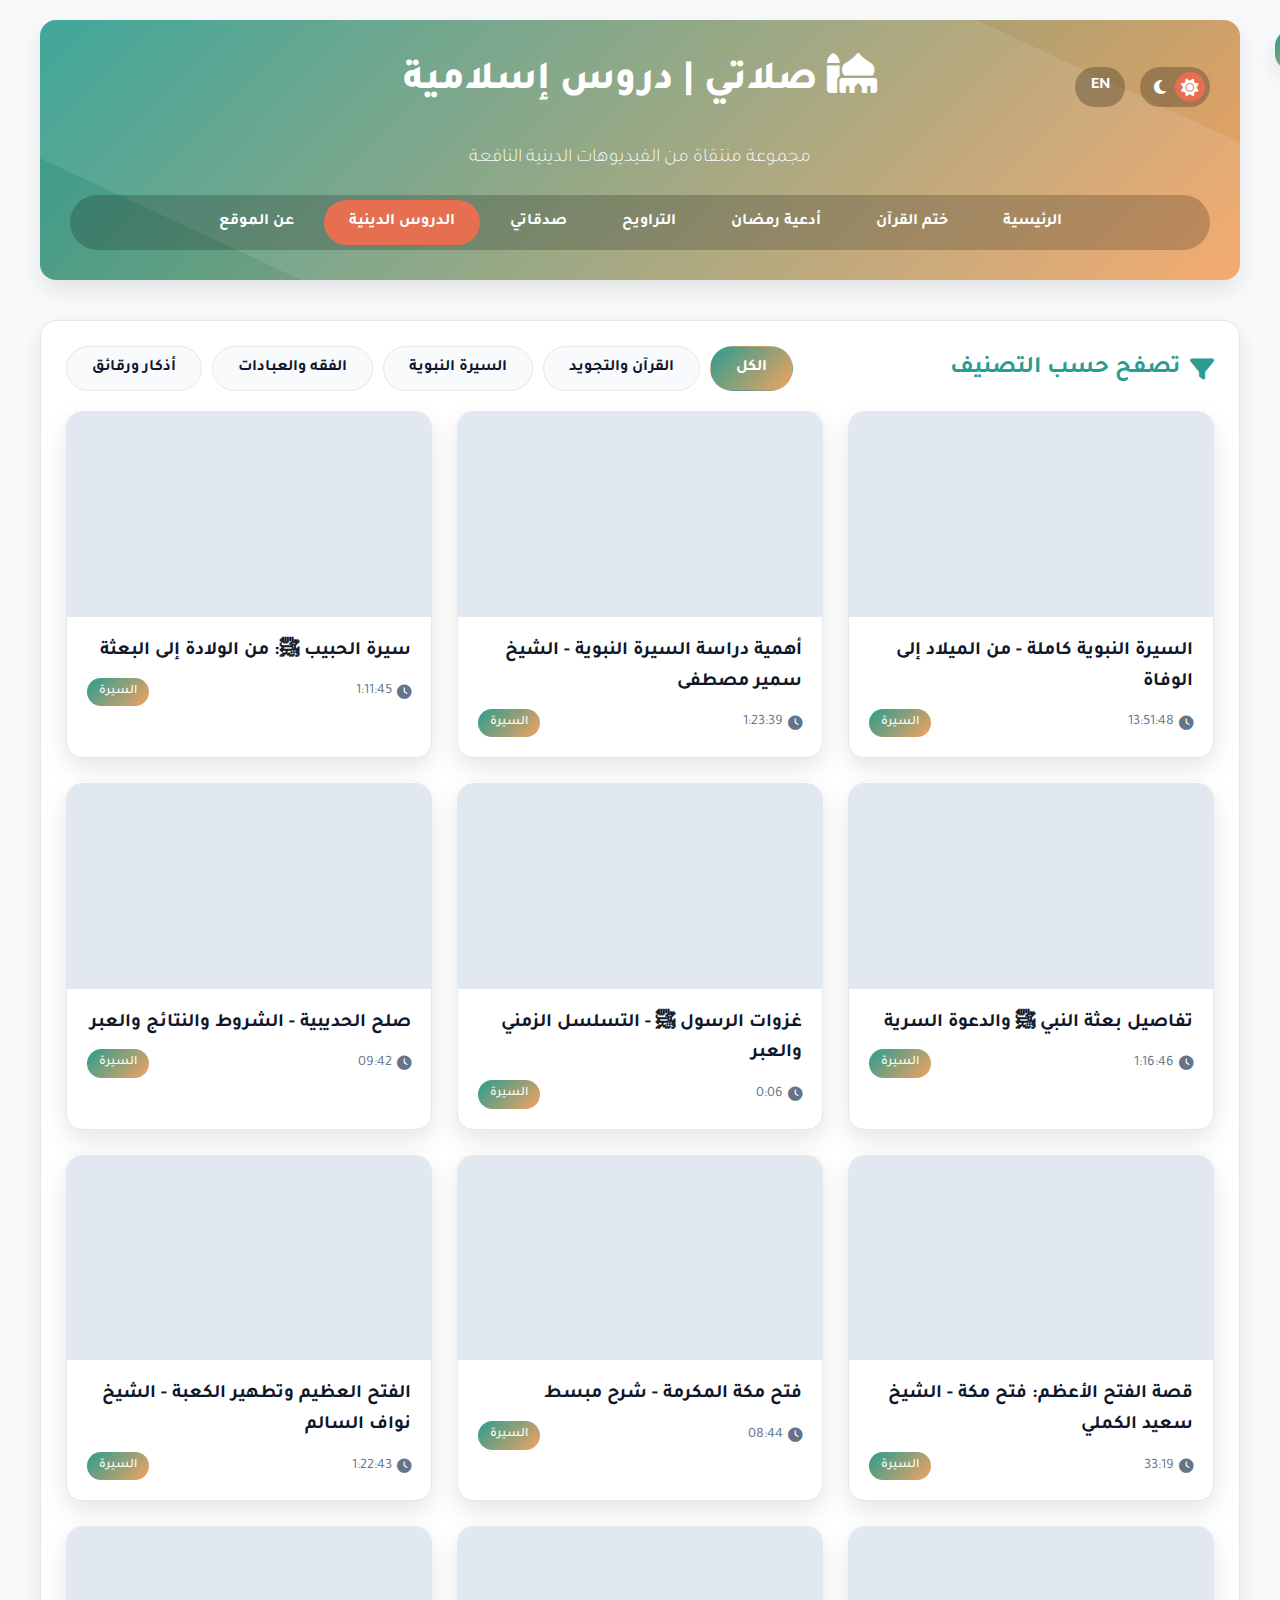
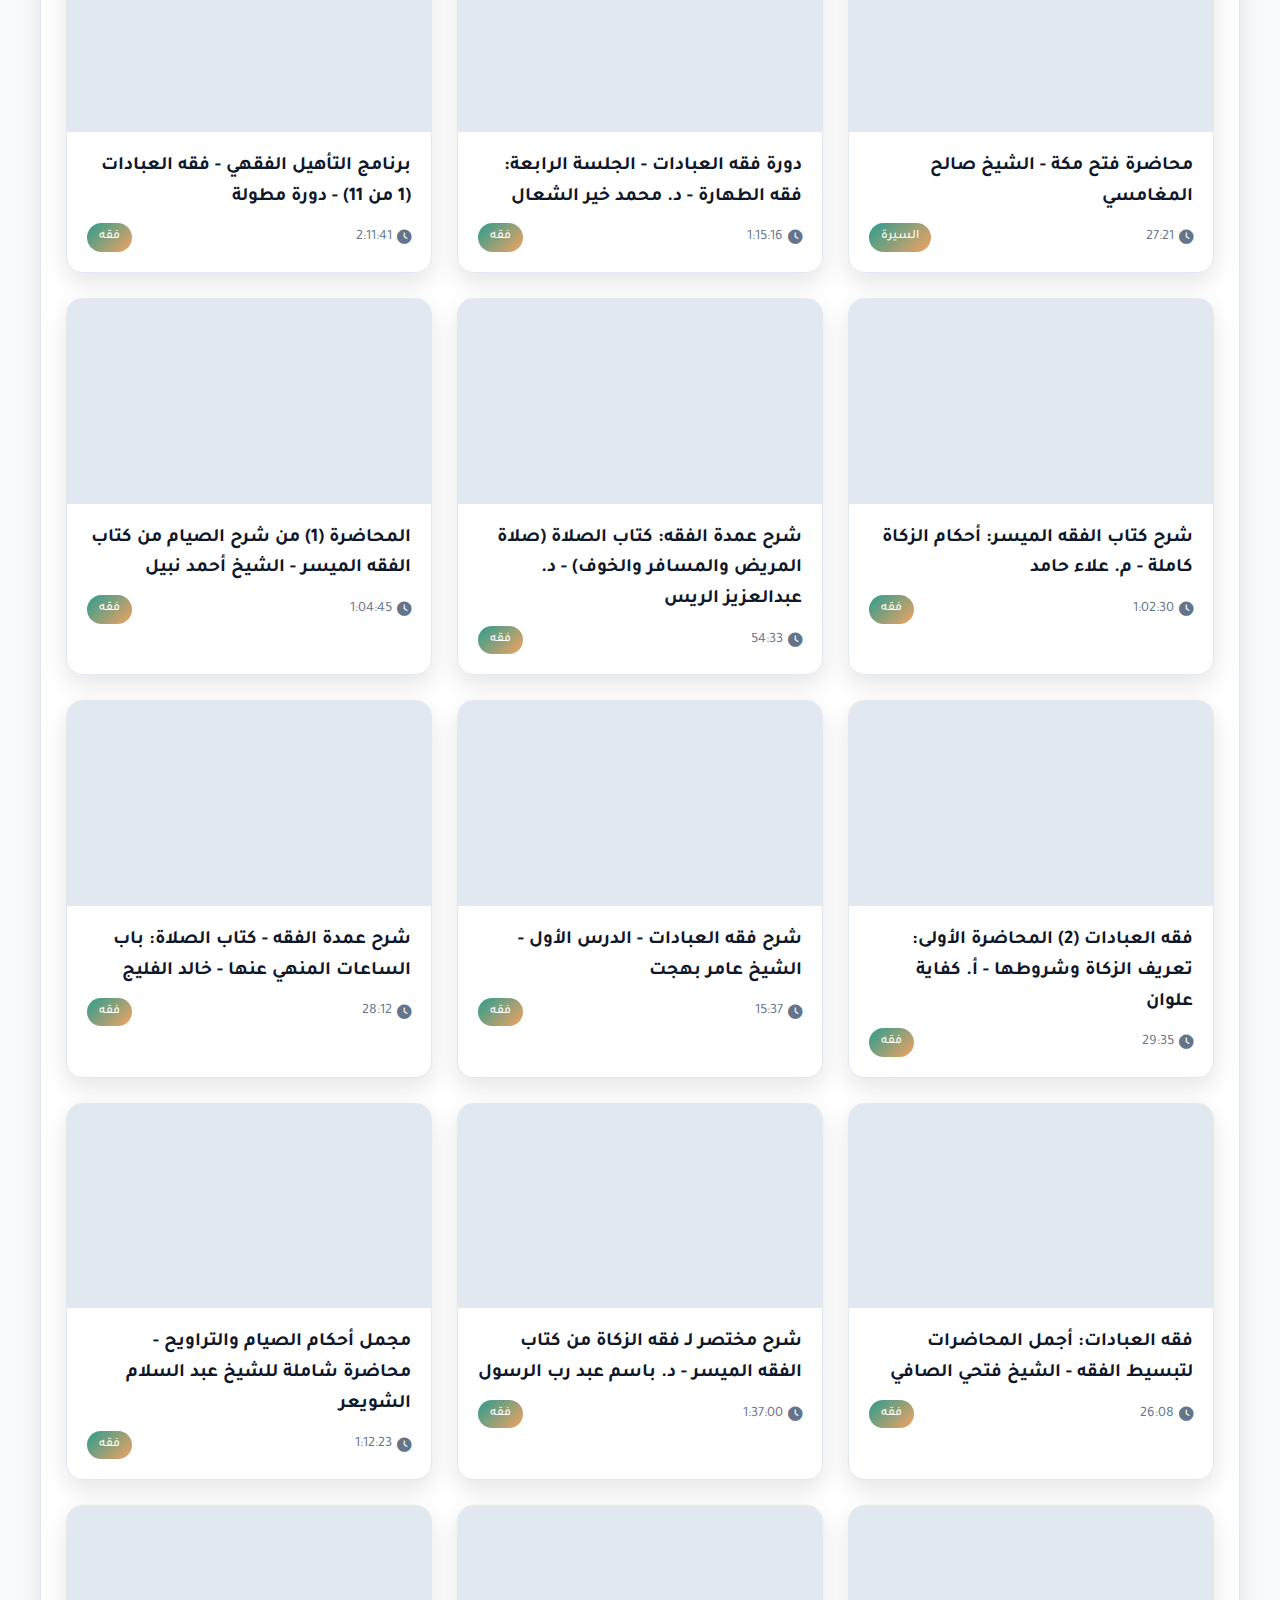
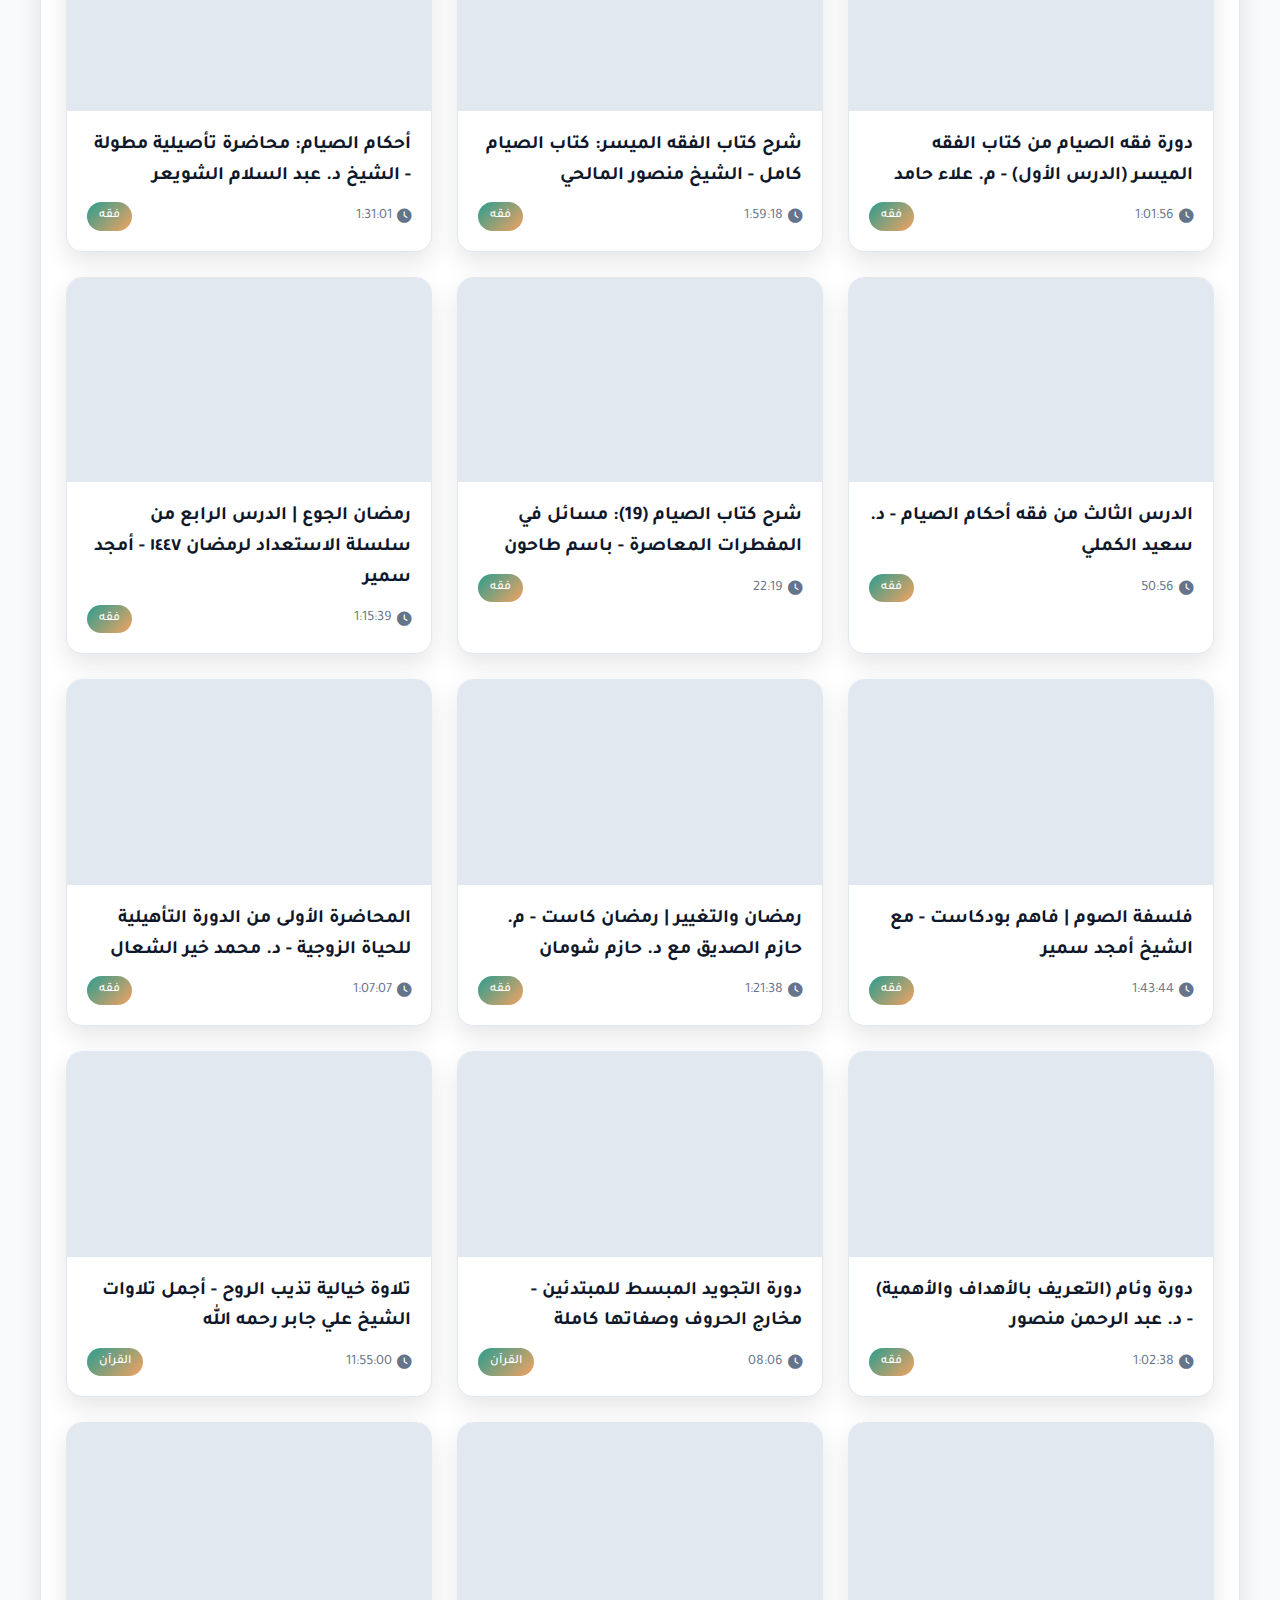
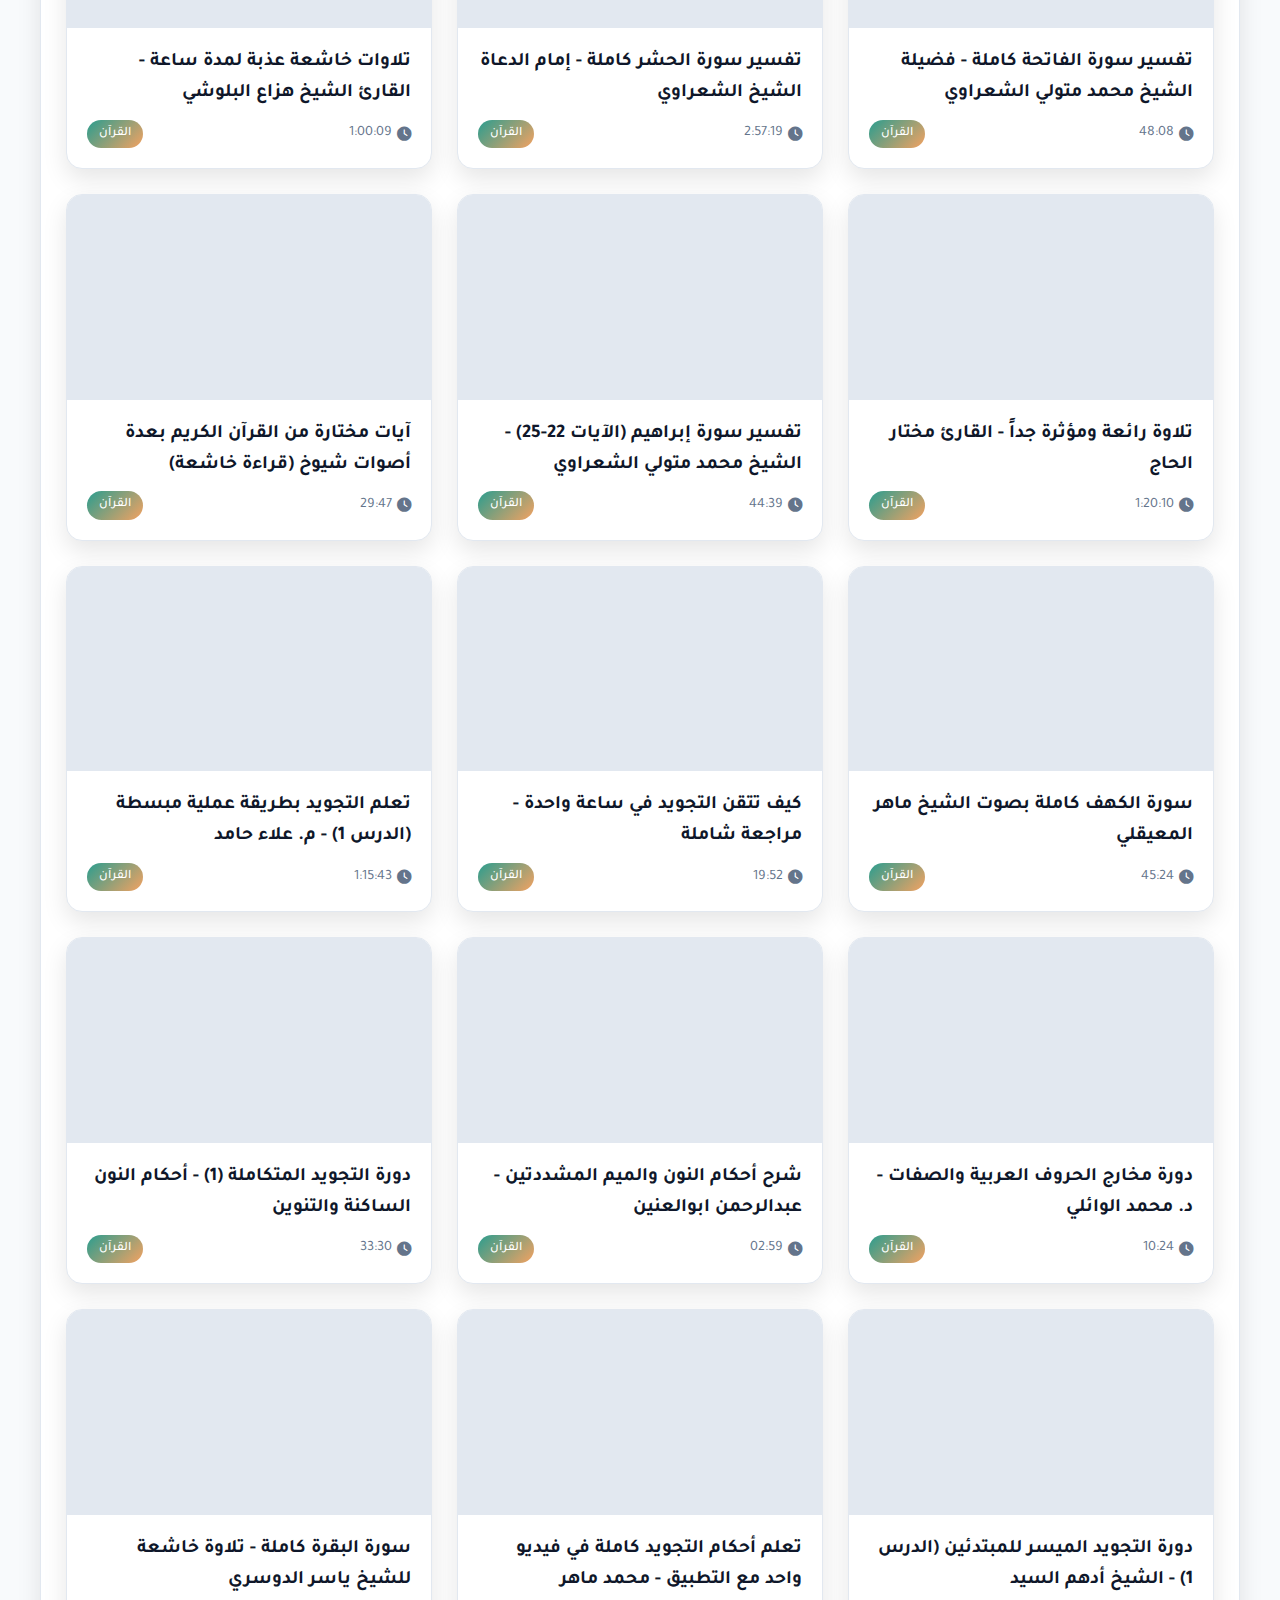
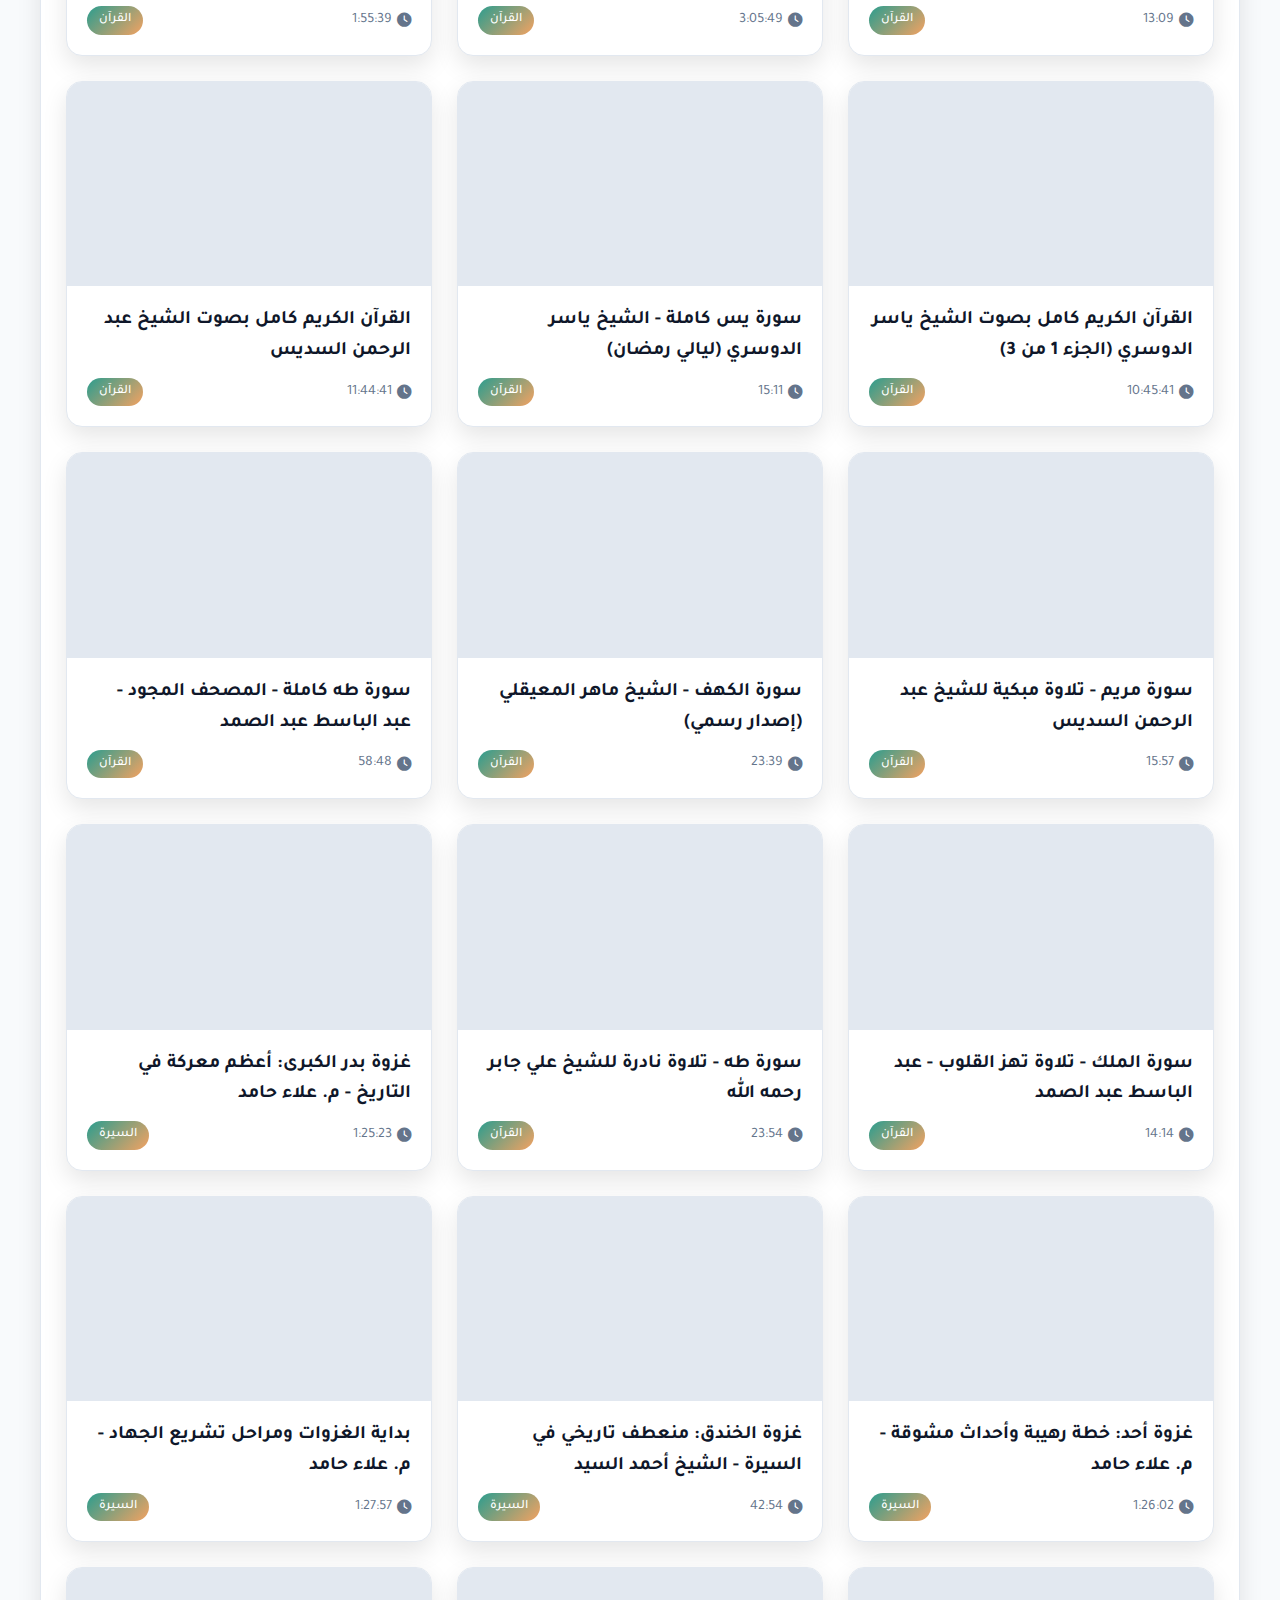
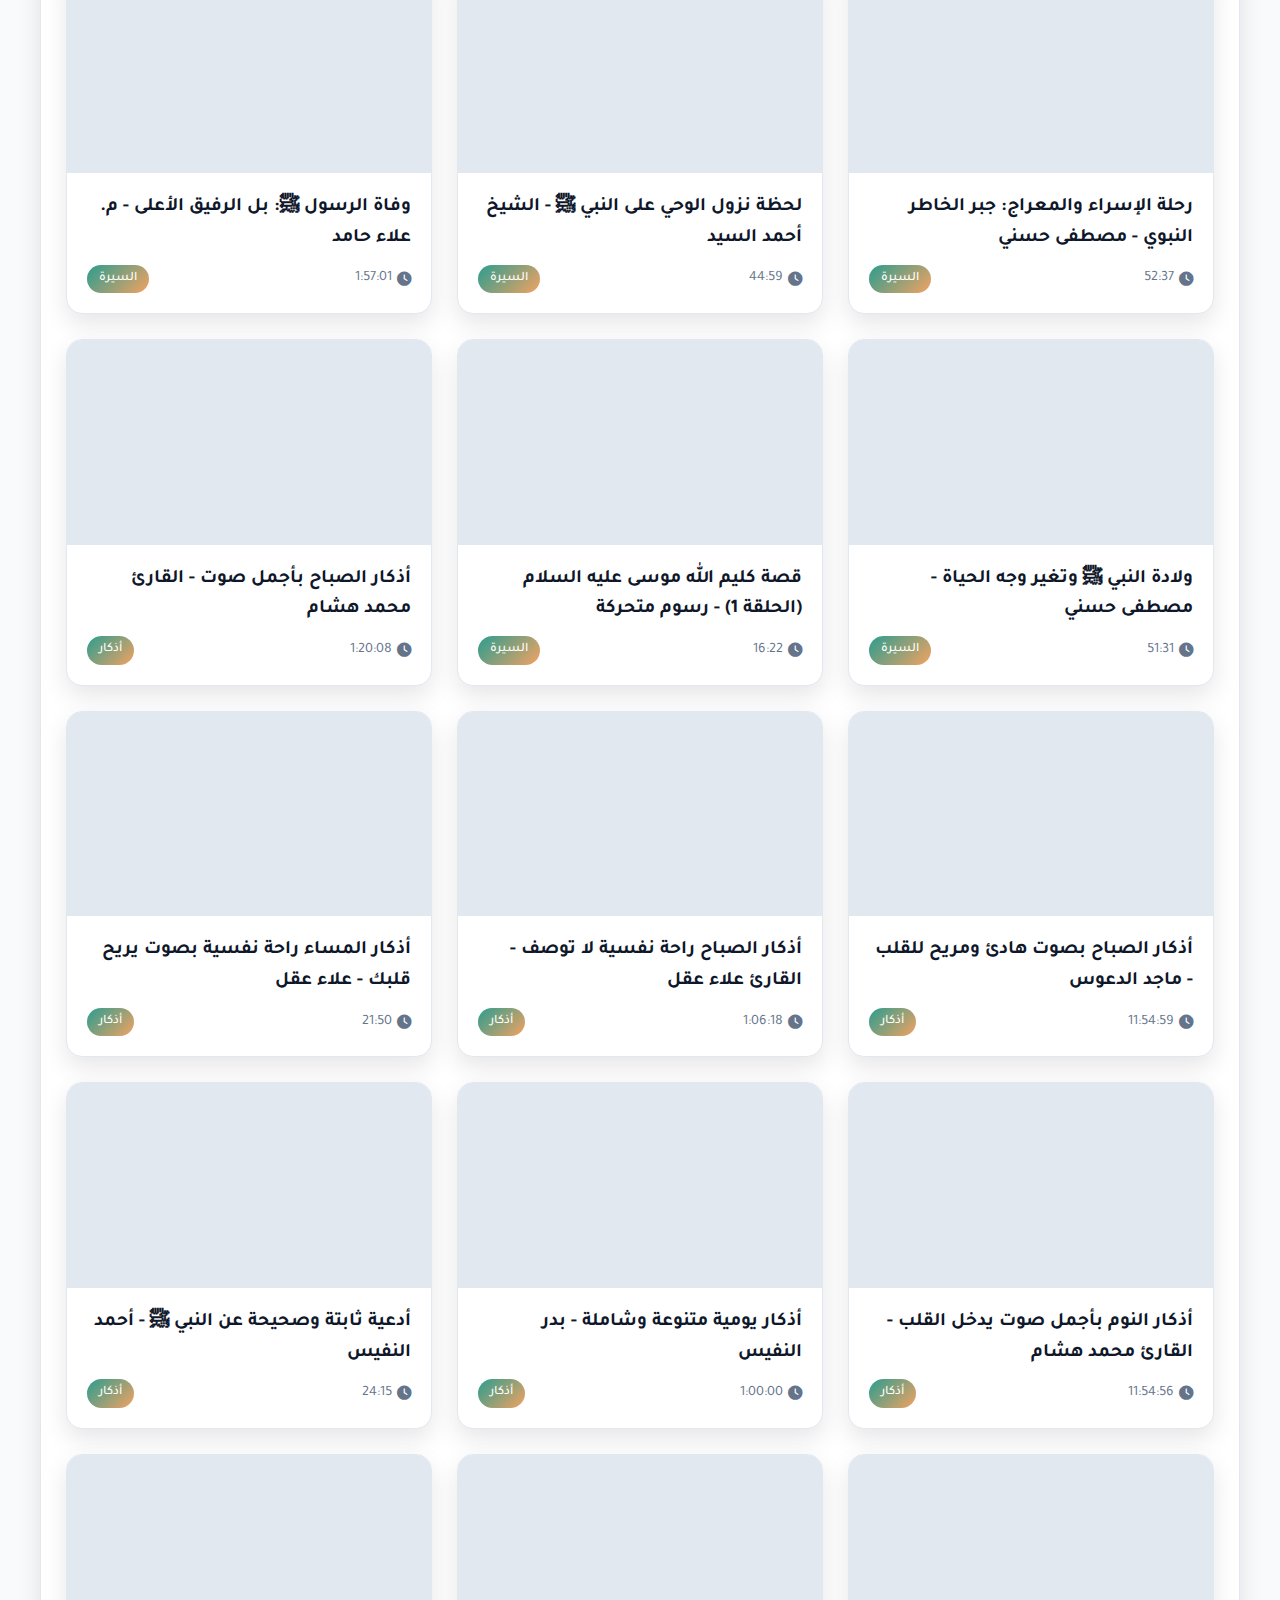
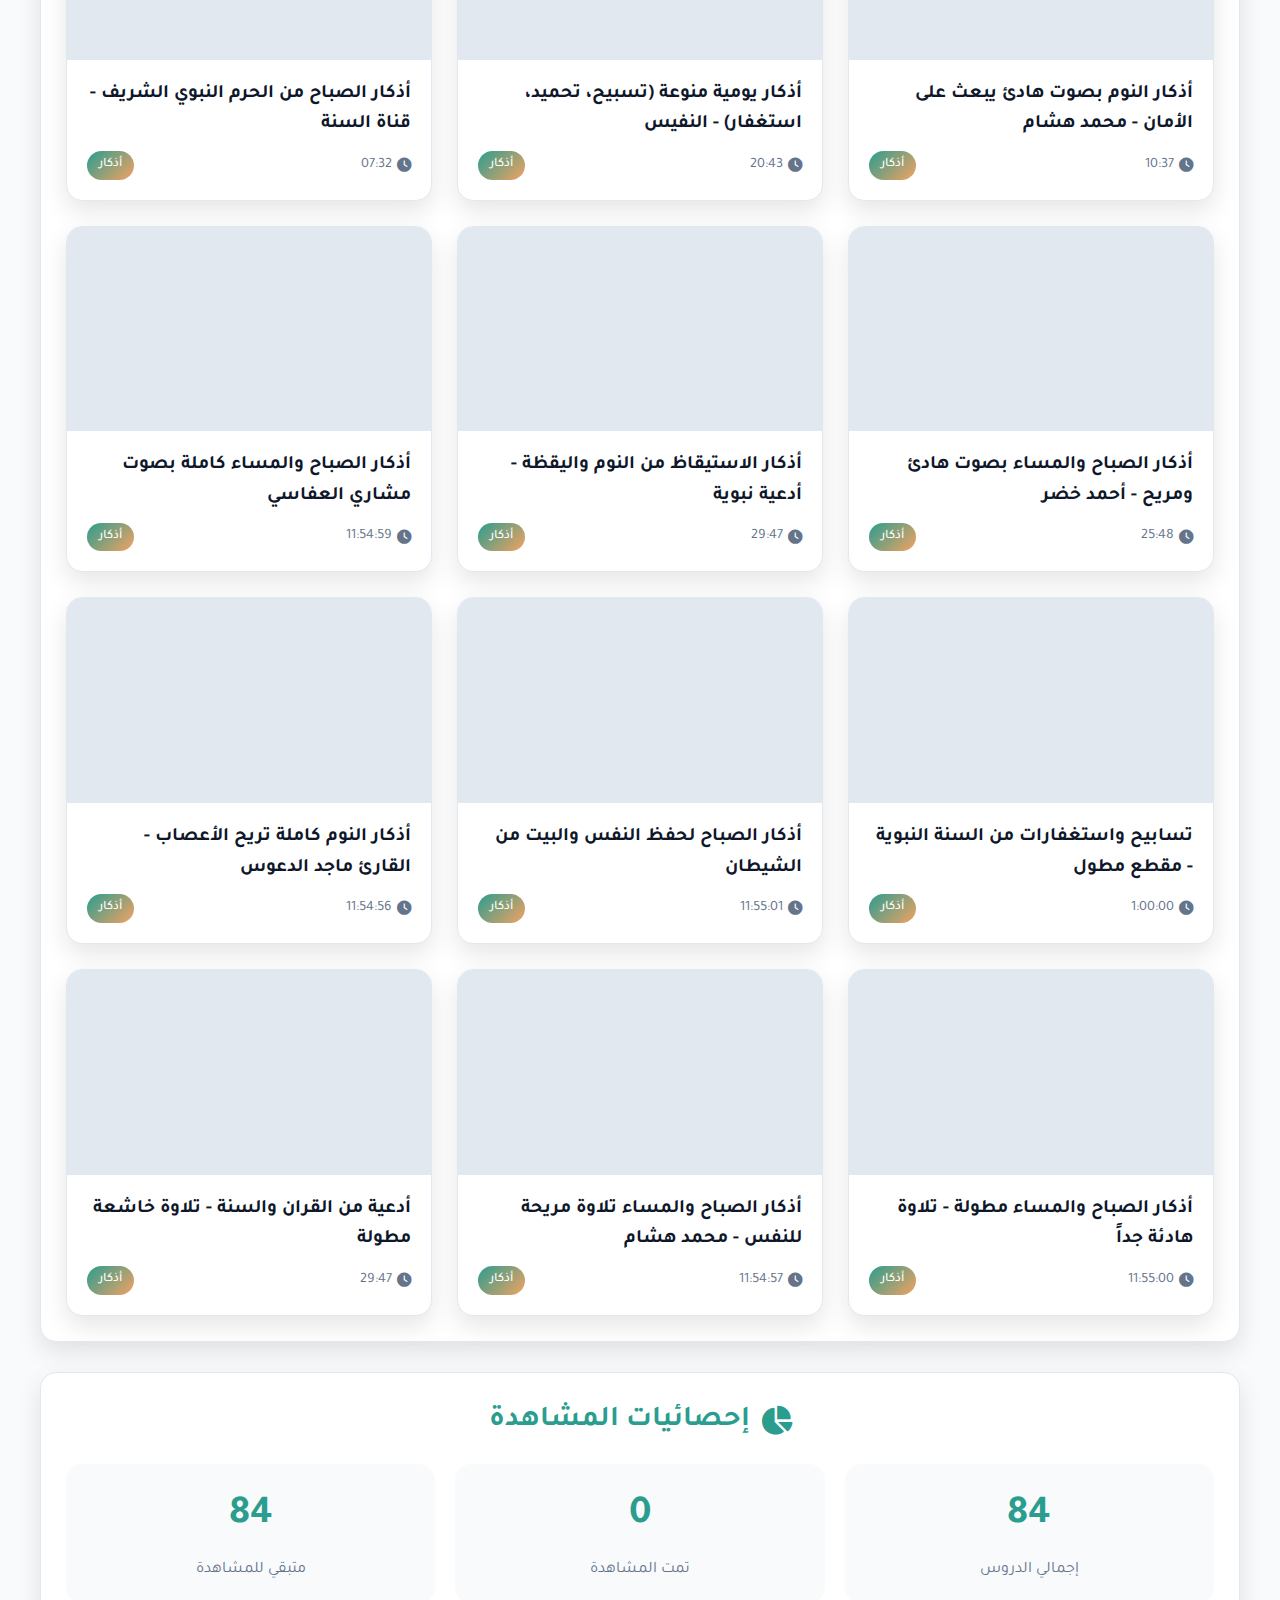
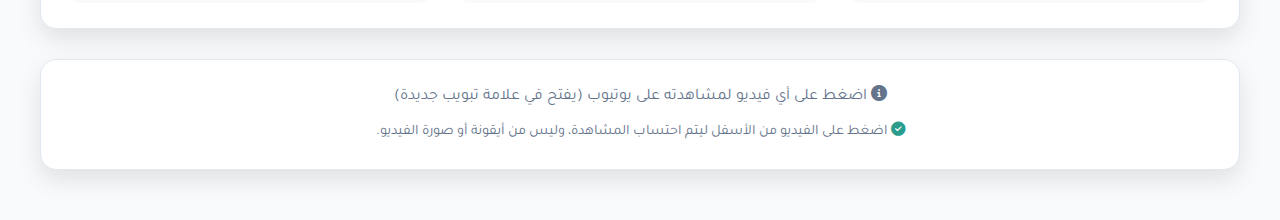
<file: lessons.html>
<!DOCTYPE html>
<html lang="ar" dir="rtl">
<head>
    <meta charset="UTF-8">
    <meta name="viewport" content="width=device-width, initial-scale=1.0">
    <title>صلاتي - دروس إسلامية</title>
    <link rel="icon" href="data:image/svg+xml,<svg xmlns=%22http://www.w3.org/2000/svg%22 viewBox=%220 0 100 100%22><text y=%22.9em%22 font-size=%2290%22>🕌</text></svg>">
    <link rel="stylesheet" href="https://cdnjs.cloudflare.com/ajax/libs/font-awesome/6.4.0/css/all.min.css">
    <link href="https://fonts.googleapis.com/css2?family=Tajawal:wght@300;400;500;700;800&display=swap" rel="stylesheet">
    <style>
        /* ========== الأنماط الأساسية من التصميم المطلوب ========== */
        :root {
            --primary-color: #2a9d8f;
            --primary-dark: #264653;
            --secondary-color: #e76f51;
            --accent-color: #f4a261;
            --background-color-light: #F8FAFC;
            --card-color-light: #FFFFFF;
            --text-color-light: #0F172A;
            --light-text-light: #64748B;
            --border-color-light: #E2E8F0;
            --background-color-dark: #0F172A;
            --card-color-dark: #1E293B;
            --text-color-dark: #F8FAFC;
            --light-text-dark: #94A3B8;
            --border-color-dark: #334155;

            --background-color: var(--background-color-light);
            --card-color: var(--card-color-light);
            --text-color: var(--text-color-light);
            --light-text: var(--light-text-light);
            --border-color: var(--border-color-light);
            
            --shadow: 0 10px 25px rgba(0, 0, 0, 0.1);
            --radius: 16px;
            --transition: all 0.3s ease;
            --gradient: linear-gradient(135deg, var(--primary-color) 0%, var(--accent-color) 100%);
        }

        body.dark-mode {
            --background-color: var(--background-color-dark);
            --card-color: var(--card-color-dark);
            --text-color: var(--text-color-dark);
            --light-text: var(--light-text-dark);
            --border-color: var(--border-color-dark);
            --shadow: 0 10px 25px rgba(0, 0, 0, 0.3);
        }

        * { margin: 0; padding: 0; box-sizing: border-box; font-family: 'Tajawal', sans-serif; }

        body { 
            background-color: var(--background-color); 
            color: var(--text-color); 
            line-height: 1.6; 
            padding: 20px; 
            min-height: 100vh; 
            transition: background-color 0.3s, color 0.2s;
        }
        
        body::before { 
            content: ''; 
            position: fixed; 
            top: 0; 
            left: 0; 
            width: 100%; 
            height: 100vh; 
            background-color: var(--transition-bg, transparent); 
            z-index: 9999; 
            clip-path: circle(0% at var(--clip-x, 50%) var(--clip-y, 50%)); 
            transition: clip-path 0.6s cubic-bezier(0.65, 0, 0.35, 1); 
            pointer-events: none; 
        }
        body.transition-active::before { 
            clip-path: circle(150% at var(--clip-x, 50%) var(--clip-y, 50%)); 
        }

        .container { max-width: 1200px; margin: 0 auto; }

        /* ===== الهيدر بنفس التصميم الجديد ===== */
        header { 
            text-align: center; 
            margin-bottom: 40px; 
            padding: 30px; 
            background: var(--gradient); 
            border-radius: var(--radius); 
            box-shadow: var(--shadow); 
            position: relative; 
            overflow: hidden; 
            color: white; 
        }
        header::before { 
            content: ""; 
            position: absolute; 
            top: -50%; 
            left: -50%; 
            width: 200%; 
            height: 200%; 
            background: rgba(255, 255, 255, 0.1); 
            transform: rotate(25deg); 
        }
        .header-top { 
            display: flex; 
            justify-content: space-between; 
            align-items: center; 
            position: relative; 
            z-index: 2; 
            margin-bottom: 20px; 
        }
        .header-controls { 
            display: flex; 
            align-items: center; 
            gap: 15px; 
        }

        .theme-switcher, .lang-switcher { 
            display: flex; 
            align-items: center; 
            justify-content: space-around; 
            background-color: rgba(0, 0, 0, 0.25); 
            padding: 5px; 
            border-radius: 50px; 
            cursor: pointer; 
            position: relative; 
            height: 40px; 
        }
        .theme-switcher { width: 70px; }
        .lang-switcher { 
            width: 50px; 
            justify-content: center; 
            font-weight: bold; 
            font-size: 1rem; 
            color: white; 
        }
        
        .theme-switcher-handle { 
            position: absolute; 
            width: 30px; 
            height: 30px; 
            background-color: var(--secondary-color); 
            border-radius: 50%; 
            transition: transform 0.4s cubic-bezier(0.68, -0.55, 0.27, 1.55); 
            top: 5px; 
        }
        html[dir="rtl"] .theme-switcher-handle { right: 5px; }
        html[dir="ltr"] .theme-switcher-handle { left: 5px; }
        
        html[dir="rtl"] body.dark-mode .theme-switcher-handle { transform: translateX(-30px); }
        html[dir="ltr"] body.dark-mode .theme-switcher-handle { transform: translateX(30px); }
        
        .theme-switcher i { 
            width: 30px; 
            height: 30px; 
            display: flex; 
            align-items: center; 
            justify-content: center; 
            color: white; 
            z-index: 1; 
            transition: transform 0.3s ease, color 0.3s ease; 
        }
        body:not(.dark-mode) .fa-sun { color: #fff; transform: scale(1.1) rotate(360deg); }
        body.dark-mode .fa-moon { color: #fff; transform: scale(1.1) rotate(360deg); }
        
        h1 { 
            margin-bottom: 10px; 
            font-size: 2.5rem; 
            position: relative; 
            font-weight: 800; 
        }
        .subtitle { 
            font-size: 1.2rem; 
            opacity: 0.9; 
            font-weight: 300; 
        }

        /* ===== شريط التنقل الرئيسي ===== */
        .main-nav { 
            display: flex; 
            justify-content: center; 
            background-color: rgba(0,0,0,0.2); 
            border-radius: 50px; 
            padding: 5px; 
            margin-top: 20px; 
            position: relative; 
            z-index: 2; 
            flex-wrap: wrap; 
            gap: 5px;
        }
        .nav-tab { 
            background-color: transparent; 
            border: none; 
            color: white; 
            padding: 10px 25px; 
            border-radius: 50px; 
            cursor: pointer; 
            transition: var(--transition); 
            font-weight: bold; 
            font-size: 1rem; 
            display: flex;
            align-items: center;
            gap: 8px;
        }
        .nav-tab.active { 
            background-color: var(--secondary-color); 
        }

        /* ===== قسم الفلاتر ===== */
        .filter-section { 
            background-color: var(--card-color); 
            border: 1px solid var(--border-color); 
            box-shadow: var(--shadow); 
            border-radius: var(--radius); 
            transition: background-color 0.3s, border-color 0.3s; 
            padding: 25px; 
            margin-bottom: 30px; 
        }

        .filter-header {
            display: flex;
            justify-content: space-between;
            align-items: center;
            margin-bottom: 20px;
            flex-wrap: wrap;
            gap: 15px;
        }

        .filter-header h2 {
            color: var(--primary-color);
            font-size: 1.5rem;
            display: flex;
            align-items: center;
            gap: 10px;
        }

        .filter-buttons {
            display: flex;
            gap: 10px;
            flex-wrap: wrap;
        }

        .filter-btn {
            padding: 12px 25px;
            border: none;
            border-radius: 50px;
            background-color: var(--background-color);
            color: var(--text-color);
            font-weight: 600;
            cursor: pointer;
            transition: var(--transition);
            font-size: 1rem;
            border: 1px solid var(--border-color);
        }

        .filter-btn.active {
            background: var(--gradient);
            color: white;
            border-color: transparent;
        }

        /* ===== شبكة الفيديوهات ===== */
        .videos-grid {
            display: grid;
            grid-template-columns: repeat(auto-fill, minmax(300px, 1fr));
            gap: 25px;
            margin-top: 20px;
        }

        .video-card {
            background-color: var(--card-color);
            border: 1px solid var(--border-color);
            border-radius: var(--radius);
            overflow: hidden;
            transition: var(--transition);
            cursor: pointer;
            box-shadow: var(--shadow);
        }

        .video-card:hover {
            transform: translateY(-5px);
            box-shadow: 0 15px 30px rgba(0, 0, 0, 0.15);
        }

        .video-thumbnail {
            position: relative;
            width: 100%;
            aspect-ratio: 16 / 9;
            background: var(--border-color);
            overflow: hidden;
        }

        .video-thumbnail img {
            width: 100%;
            height: 100%;
            object-fit: cover;
            transition: transform 0.5s ease;
        }

        .video-card:hover .video-thumbnail img {
            transform: scale(1.05);
        }

        .play-overlay {
            position: absolute;
            top: 0;
            left: 0;
            width: 100%;
            height: 100%;
            background: rgba(0,0,0,0.3);
            display: flex;
            align-items: center;
            justify-content: center;
            opacity: 0;
            transition: var(--transition);
        }

        .video-card:hover .play-overlay {
            opacity: 1;
        }

        .play-overlay i {
            font-size: 50px;
            color: white;
            text-shadow: 0 2px 10px rgba(0,0,0,0.5);
        }

        .video-info {
            padding: 20px;
        }

        .video-title {
            font-weight: 700;
            font-size: 1.2rem;
            margin-bottom: 10px;
            color: var(--text-color);
        }

        .video-meta {
            display: flex;
            justify-content: space-between;
            align-items: center;
            color: var(--light-text);
            font-size: 0.9rem;
        }

        .video-category-badge {
            background: var(--gradient);
            color: white;
            padding: 4px 12px;
            border-radius: 50px;
            font-size: 0.8rem;
            font-weight: 500;
        }

        .video-duration {
            display: flex;
            align-items: center;
            gap: 5px;
        }

        /* ===== قسم الإحصائيات ===== */
        .videos-stats {
            background-color: var(--card-color);
            border: 1px solid var(--border-color);
            box-shadow: var(--shadow);
            border-radius: var(--radius);
            transition: background-color 0.3s, border-color 0.3s;
            padding: 25px;
            margin-bottom: 30px;
        }

        .videos-stats h2 {
            color: var(--primary-color);
            margin-bottom: 20px;
            display: flex;
            align-items: center;
            justify-content: center;
            gap: 10px;
            font-size: 1.8rem;
        }

        .stats-content {
            display: grid;
            grid-template-columns: repeat(auto-fit, minmax(200px, 1fr));
            gap: 20px;
            margin-top: 20px;
        }

        .stat-item {
            text-align: center;
            padding: 20px;
            background: var(--background-color);
            border-radius: var(--radius);
        }

        .stat-value {
            font-size: 2.5rem;
            font-weight: bold;
            margin-bottom: 10px;
            color: var(--primary-color);
        }

        .stat-label {
            color: var(--light-text);
            font-size: 1rem;
        }

        /* ===== عناصر مساعدة ===== */
        .notification { 
            position: fixed; 
            top: 30px; 
            right: 30px; 
            background: var(--gradient); 
            color: white; 
            padding: 20px 25px; 
            border-radius: var(--radius); 
            box-shadow: var(--shadow); 
            transform: translateX(150%); 
            transition: transform 0.4s ease; 
            z-index: 3000; 
            display: flex; 
            align-items: center; 
            gap: 15px; 
            max-width: 400px; 
        }
        .notification.show { 
            transform: translateX(0); 
        }

        #back-to-top-btn { 
            position: fixed; 
            bottom: 30px; 
            right: 30px; 
            width: 50px; 
            height: 50px; 
            background: var(--primary-color); 
            color: white; 
            border: none; 
            border-radius: 50%; 
            display: flex; 
            align-items: center; 
            justify-content: center; 
            font-size: 1.2rem; 
            cursor: pointer; 
            box-shadow: var(--shadow); 
            opacity: 0; 
            visibility: hidden; 
            transform: translateY(20px); 
            transition: all 0.3s ease; 
            z-index: 1500; 
        }
        #back-to-top-btn.show { 
            opacity: 1; 
            visibility: visible; 
            transform: translateY(0); 
        }

        .no-videos-msg {
            text-align: center;
            padding: 60px 20px;
            color: var(--light-text);
            grid-column: 1 / -1;
        }

        .no-videos-msg i {
            font-size: 4rem;
            margin-bottom: 20px;
            color: var(--border-color);
        }

        @media (max-width: 768px) { 
            .header-top { flex-wrap: wrap; gap: 20px; justify-content: center; }
            h1 { font-size: 1.8rem; }
            .filter-header { flex-direction: column; align-items: stretch; }
            .filter-buttons { justify-content: center; }
        }
        .nav-tab {
    text-decoration: none; /* يشيل الخط تحت الرابط */
}

    </style>
</head>
<body>
    <div class="container">
        <header>
            <div class="header-top">
                <div class="header-controls">
                    <div class="theme-switcher" id="theme-switcher" title="تبديل المظهر">
                        <div class="theme-switcher-handle"></div>
                        <i class="fas fa-sun"></i>
                        <i class="fas fa-moon"></i>
                    </div>
                    <div class="lang-switcher" id="lang-switcher" title="تغيير اللغة">
                        <span data-translate-key="langToggle">EN</span>
                    </div>
                </div>
                <div style="flex-grow: 1;"></div>
                <h1><i class="fas fa-mosque"></i> <span data-translate-key="pageTitle">صلاتي</span></h1>
                <div style="flex-grow: 1;"></div>
                <div class="header-controls" style="visibility: hidden;">
                    <div class="theme-switcher"></div>
                    <div class="lang-switcher"></div>
                </div>
            </div>
            
            <p class="subtitle" data-translate-key="subtitle">مجموعة منتقاة من الفيديوهات الدينية النافعة</p>

            <!-- شريط التنقل مع الترجمة -->
          <div class="main-nav">
    <a href="index.html" class="nav-tab" data-translate-key="navHome">
        الرئيسية
    </a>

    <a href="Taktem.html" class="nav-tab" data-translate-key="navQuranKhatm">
        ختم القرآن
    </a>

    <a href="azkar_ramadan.html" class="nav-tab" data-translate-key="navRamadanDuas">
        أدعية رمضان
    </a>

    <a href="traweh.html" class="nav-tab" data-translate-key="navTaraweeh">
        التراويح
    </a>

    <a href="sadakate.html" class="nav-tab" data-translate-key="navSadaqati">
        صدقاتي
    </a>

    <a href="lessons.html" class="nav-tab active" data-translate-key="navVideos">
        الدروس الدينية
    </a>
    <a href="about.html" class="nav-tab" data-translate-key="aboutSite">
    عن الموقع
</a>
</div>

        </header>

        <main>
            <!-- قسم الفلاتر -->
            <div class="filter-section">
                <div class="filter-header">
                    <h2><i class="fas fa-filter"></i> <span data-translate-key="filterBy">تصفح حسب التصنيف</span></h2>
                    <div class="filter-buttons" id="category-filter">
                       <button class="filter-btn active" data-category="all" data-translate-key="filterAll">الكل</button>
<button class="filter-btn" data-category="quran" data-translate-key="filterQuran">القرآن والتجويد</button>
<button class="filter-btn" data-category="seerah" data-translate-key="filterSeerah">السيرة النبوية</button>
<button class="filter-btn" data-category="fiqh" data-translate-key="filterFiqh">الفقه والعبادات</button>
<button class="filter-btn" data-category="azkar" data-translate-key="filterAzkar">أذكار ورقائق</button>

                    </div>
                </div>

                <!-- شبكة الفيديوهات -->
                <div class="videos-grid" id="videos-grid"></div>
                <div id="no-videos-msg" class="no-videos-msg" style="display: none;">
                    <i class="fas fa-video-slash"></i>
                    <p data-translate-key="noVideos">لا توجد فيديوهات في هذا التصنيف حالياً</p>
                </div>
            </div>

            <!-- قسم الإحصائيات -->
            <div class="videos-stats">
                <h2><i class="fas fa-chart-pie"></i> <span data-translate-key="statsTitle">إحصائيات المشاهدة</span></h2>
                <div class="stats-content">
                    <div class="stat-item">
                        <div class="stat-value" id="total-videos-count">0</div>
                        <div class="stat-label" data-translate-key="totalVideos">إجمالي الدروس</div>
                    </div>
                    <div class="stat-item">
                        <div class="stat-value" id="watched-count">0</div>
                        <div class="stat-label" data-translate-key="watchedVideos">تمت المشاهدة</div>
                    </div>
                    <div class="stat-item">
                        <div class="stat-value" id="remaining-count">0</div>
                        <div class="stat-label" data-translate-key="remainingVideos">متبقي للمشاهدة</div>
                    </div>
                </div>
            </div>

            <!-- تلميح -->
            <div class="videos-stats" style="background: var(--card-color); text-align: center;">
                <p style="color: var(--light-text);">
                    <i class="fas fa-info-circle"></i> 
                    <span data-translate-key="videoHint">اضغط على أي فيديو لمشاهدته على يوتيوب (يفتح في علامة تبويب جديدة)</span>
                </p>
                <p style="color: var(--light-text); margin-top: 10px; font-size: 0.9rem;">
                    <i class="fas fa-check-circle" style="color: var(--primary-color);"></i>
                    <span data-translate-key="watchHint">انقر على الفيديو من الاسفل ليتم احتساب المشاهده وليس من ايقونه وصوره الفيديو</span>
                </p>
            </div>
        </main>
    </div>

    <button id="back-to-top-btn" title="العودة للأعلى"><i class="fas fa-arrow-up"></i></button>
    <div class="notification" id="notification"></div>

    <script>
        (function() {
            // --- العناصر الأساسية ---
            const themeSwitcher = document.getElementById('theme-switcher');
            const langSwitcher = document.getElementById('lang-switcher');
            const notification = document.getElementById('notification');
            const backToTopBtn = document.getElementById('back-to-top-btn');
            const videosGrid = document.getElementById('videos-grid');
            const filterBtns = document.querySelectorAll('.filter-btn');
            const noVideosMsg = document.getElementById('no-videos-msg');
            const totalVideosEl = document.getElementById('total-videos-count');
            const watchedCountEl = document.getElementById('watched-count');
            const remainingCountEl = document.getElementById('remaining-count');
            const navTabs = document.querySelectorAll('.nav-tab');

            // --- بيانات الترجمة الكاملة ---
            const translations = {
                pageTitle: { ar: 'صلاتي | دروس إسلامية', en: 'My Salah | Islamic Lessons' },
                subtitle: { ar: 'مجموعة منتقاة من الفيديوهات الدينية النافعة', en: 'Selected beneficial Islamic videos' },
                filterBy: { ar: 'تصفح حسب التصنيف', en: 'Browse by Category' },
                noVideos: { ar: 'لا توجد فيديوهات في هذا التصنيف حالياً', en: 'No videos in this category yet' },
                videoHint: { ar: 'اضغط على أي فيديو لمشاهدته على يوتيوب (يفتح في علامة تبويب جديدة)', en: 'Click any video to watch on YouTube (opens new tab)' },
watchHint: { 
  ar: 'اضغط على الفيديو من الأسفل ليتم احتساب المشاهدة، وليس من أيقونة أو صورة الفيديو.', 
  en: 'Click the video from the bottom to mark it as watched, not from the icon or thumbnail.' 
},
filterAll: { ar: 'الكل', en: 'All' },
filterQuran: { ar: 'القرآن والتجويد', en: 'Quran & Tajweed' },
filterSeerah: { ar: 'السيرة النبوية', en: 'Prophetic Biography' },
filterFiqh: { ar: 'الفقه والعبادات', en: 'Fiqh & Worship' },
filterAzkar: { ar: 'أذكار ورقائق', en: 'Azkar & Spirituality' },

navHome: { ar: "الرئيسية", en: "Home" },
navQuranKhatm: { ar: "ختم القرآن", en: "Quran Khatm" },
navRamadanDuas: { ar: "أدعية رمضان", en: "Ramadan Duas" },
navTaraweeh: { ar: "التراويح", en: "Taraweeh" },
navSadaqati: { ar: "صدقاتي", en: "My Charity" },
navVideos: { ar: "الدروس الدينية", en: "Islamic Lessons" },
aboutSite: { ar: "عن الموقع", en: "About the Website" },

                statsTitle: { ar: 'إحصائيات المشاهدة', en: 'Watch Statistics' },
                totalVideos: { ar: 'إجمالي الدروس', en: 'Total Lessons' },
                watchedVideos: { ar: 'تمت المشاهدة', en: 'Watched' },
                remainingVideos: { ar: 'متبقي للمشاهدة', en: 'Remaining' },
                langToggle: { ar: 'EN', en: 'ع' },
                notification_opened: { ar: 'جاري فتح الفيديو...', en: 'Opening video...' },
                notification_watched: { ar: 'تم تحديد الفيديو كمشاهَد', en: 'Video marked as watched' },
                notification_unwatched: { ar: 'تم إلغاء تحديد الفيديو', en: 'Video unmarked' },
                // ترجمة أزرار التنقل
navHome: { ar: ' الرئيسية', en: 'Home' },
                navAdhkar: { ar: 'الأذكار', en: 'Adhkar' },
                navTasbeeh: { ar: 'السبحة', en: 'Tasbeeh' },
            };

            // --- بيانات الفيديوهات ---
            const videosData = [


                // السيرة النبوية
                { id: 7, titleAr: 'السيرة النبوية كاملة - من الميلاد إلى الوفاة', titleEn: 'Prophet Muhammad Biography - Full Story', category: 'seerah', url: 'https://www.youtube.com/watch?v=RZEeGyUR6es', thumbnail: 'https://img.youtube.com/vi/RZEeGyUR6es/hqdefault.jpg', duration: '13:51:48' },
                { id: 8, titleAr: 'أهمية دراسة السيرة النبوية - الشيخ سمير مصطفى', titleEn: 'Importance of Studying Seerah', category: 'seerah', url: 'https://www.youtube.com/watch?v=C5x-iy8BcR0', thumbnail: 'https://img.youtube.com/vi/C5x-iy8BcR0/hqdefault.jpg', duration: '1:23:39' },
                { id: 9, titleAr: 'سيرة الحبيب ﷺ: من الولادة إلى البعثة', titleEn: 'Prophet Life: Birth to Prophethood', category: 'seerah', url: 'https://www.youtube.com/watch?v=x8cfDQOz2BM', thumbnail: 'https://img.youtube.com/vi/x8cfDQOz2BM/hqdefault.jpg', duration: '1:11:45' },
                { id: 10, titleAr: 'تفاصيل بعثة النبي ﷺ والدعوة السرية', titleEn: 'Details of Prophethood and Secret Da’wah', category: 'seerah', url: 'https://www.youtube.com/watch?v=nyBgFkoJL5s', thumbnail: 'https://img.youtube.com/vi/nyBgFkoJL5s/hqdefault.jpg', duration: '1:16:46' },
                { id: 11, titleAr: 'غزوات الرسول ﷺ - التسلسل الزمني والعبر', titleEn: 'The Battles of Prophet Muhammad', category: 'seerah', url: 'https://www.youtube.com/watch?v=axrwbGoA3to', thumbnail: 'https://img.youtube.com/vi/axrwbGoA3to/hqdefault.jpg', duration: '0:06' },
                { id: 12, titleAr: 'صلح الحديبية - الشروط والنتائج والعبر', titleEn: 'Treaty of Hudaybiyyah - Lessons', category: 'seerah', url: 'https://www.youtube.com/watch?v=o4qKdNntf_M', thumbnail: 'https://img.youtube.com/vi/o4qKdNntf_M/hqdefault.jpg', duration: '09:42' },
                { id: 13, titleAr: 'قصة الفتح الأعظم: فتح مكة - الشيخ سعيد الكملي', titleEn: 'The Conquest of Makkah - Al Kamali', category: 'seerah', url: 'https://www.youtube.com/watch?v=Jw6WotIZ4a8', thumbnail: 'https://img.youtube.com/vi/Jw6WotIZ4a8/hqdefault.jpg', duration: '33:19' },
                { id: 14, titleAr: 'فتح مكة المكرمة - شرح مبسط', titleEn: 'The Conquest of Makkah - Simple Explanation', category: 'seerah', url: 'https://www.youtube.com/watch?v=f9atX7ui_sk', thumbnail: 'https://img.youtube.com/vi/f9atX7ui_sk/hqdefault.jpg', duration: '08:44' },
                { id: 15, titleAr: 'الفتح العظيم وتطهير الكعبة - الشيخ نواف السالم', titleEn: 'Great Conquest & Purifying Kaaba', category: 'seerah', url: 'https://www.youtube.com/watch?v=rwfPTey_KXs', thumbnail: 'https://img.youtube.com/vi/rwfPTey_KXs/hqdefault.jpg', duration: '1:22:43' },
                { id: 16, titleAr: 'محاضرة فتح مكة - الشيخ صالح المغامسي', titleEn: 'Conquest of Makkah - Saleh Al Maghamsi', category: 'seerah', url: 'https://www.youtube.com/watch?v=zPcdZL6Ht9Q', thumbnail: 'https://img.youtube.com/vi/zPcdZL6Ht9Q/hqdefault.jpg', duration: '27:21' },
                
    {
        "id": 17,
        "titleAr": "دورة فقه العبادات - الجلسة الرابعة: فقه الطهارة - د. محمد خير الشعال",
        "titleEn": "Fiqh of Worship Course - Session 4: Purification - Dr. Mohamed Khair Al-Shaal",
        "category": "fiqh",
        "url": "https://www.youtube.com/watch?v=rv5fqhzt_EU",
        "thumbnail": "https://img.youtube.com/vi/rv5fqhzt_EU/hqdefault.jpg",
        "duration": "1:15:16"
    },
    {
        "id": 18,
        "titleAr": "برنامج التأهيل الفقهي - فقه العبادات (1 من 11) - دورة مطولة",
        "titleEn": "Fiqh Qualification Program - Worship Fiqh (1 of 11)",
        "category": "fiqh",
        "url": "https://www.youtube.com/watch?v=ALckRoqiDz0",
        "thumbnail": "https://img.youtube.com/vi/ALckRoqiDz0/hqdefault.jpg",
        "duration": "2:11:41"
    },
    {
        "id": 19,
        "titleAr": "شرح كتاب الفقه الميسر: أحكام الزكاة كاملة - م. علاء حامد",
        "titleEn": "Simplified Fiqh: Zakat Rules Full - Alaa Hamed",
        "category": "fiqh",
        "url": "https://www.youtube.com/watch?v=MJAz8ZEYIYM",
        "thumbnail": "https://img.youtube.com/vi/MJAz8ZEYIYM/hqdefault.jpg",
        "duration": "1:02:30"
    },
    {
        "id": 20,
        "titleAr": "شرح عمدة الفقه: كتاب الصلاة (صلاة المريض والمسافر والخوف) - د. عبدالعزيز الريس",
        "titleEn": "Umdat al-Fiqh: Book of Prayer - Dr. Abdulaziz Al-Rayes",
        "category": "fiqh",
        "url": "https://www.youtube.com/watch?v=2RsldDa8Jf4",
        "thumbnail": "https://img.youtube.com/vi/2RsldDa8Jf4/hqdefault.jpg",
        "duration": "54:33"
    },
    {
        "id": 21,
        "titleAr": "المحاضرة (1) من شرح الصيام من كتاب الفقه الميسر - الشيخ أحمد نبيل",
        "titleEn": "Lecture 1: Fasting Rules from Simplified Fiqh - Ahmed Nabil",
        "category": "fiqh",
        "url": "https://www.youtube.com/watch?v=DdvuKXjBJ3E",
        "thumbnail": "https://img.youtube.com/vi/DdvuKXjBJ3E/hqdefault.jpg",
        "duration": "1:04:45"
    },
    {
        "id": 22,
        "titleAr": "فقه العبادات (2) المحاضرة الأولى: تعريف الزكاة وشروطها - أ. كفاية علوان",
        "titleEn": "Fiqh of Worship (2) Lecture 1: Zakat Definition - Kefaya Alwan",
        "category": "fiqh",
        "url": "https://www.youtube.com/watch?v=0k3g0HkTXH8",
        "thumbnail": "https://img.youtube.com/vi/0k3g0HkTXH8/hqdefault.jpg",
        "duration": "29:35"
    },
    {
        "id": 23,
        "titleAr": "شرح فقه العبادات - الدرس الأول - الشيخ عامر بهجت",
        "titleEn": "Worship Fiqh Explanation - Lesson 1 - Amer Bahgat",
        "category": "fiqh",
        "url": "https://www.youtube.com/watch?v=_fC8bt-USj0",
        "thumbnail": "https://img.youtube.com/vi/_fC8bt-USj0/hqdefault.jpg",
        "duration": "15:37"
    },
    {
        "id": 24,
        "titleAr": "شرح عمدة الفقه - كتاب الصلاة: باب الساعات المنهي عنها - خالد الفليج",
        "titleEn": "Umdat al-Fiqh - Prayer: Forbidden Times - Khaled Al-Fulaij",
        "category": "fiqh",
        "url": "https://www.youtube.com/watch?v=O-47mAYRG9A",
        "thumbnail": "https://img.youtube.com/vi/O-47mAYRG9A/hqdefault.jpg",
        "duration": "28:12"
    },
    {
        "id": 25,
        "titleAr": "فقه العبادات: أجمل المحاضرات لتبسيط الفقه - الشيخ فتحي الصافي",
        "titleEn": "Simplifying Fiqh of Worship - Fathi Al-Safi",
        "category": "fiqh",
        "url": "https://www.youtube.com/watch?v=IoOxyEFg3o4",
        "thumbnail": "https://img.youtube.com/vi/IoOxyEFg3o4/hqdefault.jpg",
        "duration": "26:08"
    },
    {
        "id": 26,
        "titleAr": "شرح مختصر لـ فقه الزكاة من كتاب الفقه الميسر - د. باسم عبد رب الرسول",
        "titleEn": "Summary of Zakat Fiqh from Simplified Fiqh - Dr. Bassem",
        "category": "fiqh",
        "url": "https://www.youtube.com/watch?v=buPIdrNb-R8",
        "thumbnail": "https://img.youtube.com/vi/buPIdrNb-R8/hqdefault.jpg",
        "duration": "1:37:00"
    },
    {
        "id": 27,
        "titleAr": "مجمل أحكام الصيام والتراويح - محاضرة شاملة للشيخ عبد السلام الشويعر",
        "titleEn": "Summary of Fasting & Tarawih Rules - Sheikh Abdul Salam Al-Shuway'ir",
        "category": "fiqh",
        "url": "https://www.youtube.com/watch?v=pFmkaevH1hc",
        "thumbnail": "https://img.youtube.com/vi/pFmkaevH1hc/hqdefault.jpg",
        "duration": "1:12:23"
    },
    {
        "id": 28,
        "titleAr": "دورة فقه الصيام من كتاب الفقه الميسر (الدرس الأول) - م. علاء حامد",
        "titleEn": "Fiqh of Fasting Course - Lesson 1 - Alaa Hamed",
        "category": "fiqh",
        "url": "https://www.youtube.com/watch?v=ZI8Q2cxozzw",
        "thumbnail": "https://img.youtube.com/vi/ZI8Q2cxozzw/hqdefault.jpg",
        "duration": "1:01:56"
    },
    {
        "id": 29,
        "titleAr": "شرح كتاب الفقه الميسر: كتاب الصيام كامل - الشيخ منصور المالحي",
        "titleEn": "Simplified Fiqh: Book of Fasting Full - Sheikh Mansour Al-Malhi",
        "category": "fiqh",
        "url": "https://www.youtube.com/watch?v=o8NqfEvO7I0",
        "thumbnail": "https://img.youtube.com/vi/o8NqfEvO7I0/hqdefault.jpg",
        "duration": "1:59:18"
    },
    {
        "id": 30,
        "titleAr": "أحكام الصيام: محاضرة تأصيلية مطولة - الشيخ د. عبد السلام الشويعر",
        "titleEn": "Rules of Fasting: Comprehensive Lecture - Dr. Abdul Salam Al-Shuway'ir",
        "category": "fiqh",
        "url": "https://www.youtube.com/watch?v=PuZvVV3vjIc",
        "thumbnail": "https://img.youtube.com/vi/PuZvVV3vjIc/hqdefault.jpg",
        "duration": "1:31:01"
    },
    {
        "id": 31,
        "titleAr": "الدرس الثالث من فقه أحكام الصيام - د. سعيد الكملي",
        "titleEn": "Lecture 3: Fiqh of Fasting Rules - Dr. Said Al Kamali",
        "category": "fiqh",
        "url": "https://www.youtube.com/watch?v=4A9hNMVV4VI",
        "thumbnail": "https://img.youtube.com/vi/4A9hNMVV4VI/hqdefault.jpg",
        "duration": "50:56"
    },
    {
        "id": 32,
        "titleAr": "شرح كتاب الصيام (19): مسائل في المفطرات المعاصرة - باسم طاحون",
        "titleEn": "Book of Fasting (19): Modern Nullifiers - Bassem Tahoun",
        "category": "fiqh",
        "url": "https://www.youtube.com/watch?v=K5-842HYnko",
        "thumbnail": "https://img.youtube.com/vi/K5-842HYnko/hqdefault.jpg",
        "duration": "22:19"
    },

    {
        "id": 37,
        "titleAr": "رمضان الجوع | الدرس الرابع من سلسلة الاستعداد لرمضان ١٤٤٧ - أمجد سمير",
        "titleEn": "Ramadan of Hunger - Preparation for Ramadan - Amgad Samir",
        "category": "fiqh",
        "url": "https://www.youtube.com/watch?v=8vStDmF-mgM",
        "thumbnail": "https://img.youtube.com/vi/8vStDmF-mgM/hqdefault.jpg",
        "duration": "1:15:39"
    },
    {
        "id": 38,
        "titleAr": "فلسفة الصوم | فاهم بودكاست - مع الشيخ أمجد سمير",
        "titleEn": "Philosophy of Fasting - Fahem Podcast with Amgad Samir",
        "category": "fiqh",
        "url": "https://www.youtube.com/watch?v=uTj3yNF79YI",
        "thumbnail": "https://img.youtube.com/vi/uTj3yNF79YI/hqdefault.jpg",
        "duration": "1:43:44"
    },
    {
        "id": 39,
        "titleAr": "رمضان والتغيير | رمضان كاست - م. حازم الصديق مع د. حازم شومان",
        "titleEn": "Ramadan and Change - Hazem El-Seddik with Dr. Hazem Shoman",
        "category": "fiqh",
        "url": "https://www.youtube.com/watch?v=mLQqCjr4Zf8",
        "thumbnail": "https://img.youtube.com/vi/mLQqCjr4Zf8/hqdefault.jpg",
        "duration": "1:21:38"
    },
    {
        "id": 40,
        "titleAr": "المحاضرة الأولى من الدورة التأهيلية للحياة الزوجية - د. محمد خير الشعال",
        "titleEn": "Marriage Qualification Course - Lecture 1 - Dr. Mohamed Khair Al-Shaal",
        "category": "fiqh",
        "url": "https://www.youtube.com/watch?v=W7RhRkQL_7E",
        "thumbnail": "https://img.youtube.com/vi/W7RhRkQL_7E/hqdefault.jpg",
        "duration": "1:07:07"
    },
    {
        "id": 41,
        "titleAr": "دورة وئام (التعريف بالأهداف والأهمية) - د. عبد الرحمن منصور",
        "titleEn": "Weam Course (Introduction & Objectives) - Dr. Abdelrahman Mansour",
        "category": "fiqh",
        "url": "https://www.youtube.com/watch?v=d2bWT73YatI",
        "thumbnail": "https://img.youtube.com/vi/d2bWT73YatI/hqdefault.jpg",
        "duration": "1:02:38"
    },
    {
        "id": 42,
        "titleAr": "دورة التجويد المبسط للمبتدئين - مخارج الحروف وصفاتها كاملة",
        "titleEn": "Simplified Tajweed for Beginners - Articulation Points & Characteristics",
        "category": "quran",
        "url": "https://www.youtube.com/watch?v=Xinlfp6VryA",
        "thumbnail": "https://img.youtube.com/vi/Xinlfp6VryA/hqdefault.jpg",
        "duration": "08:06"
    },
    {
        "id": 43,
        "titleAr": "تلاوة خيالية تذيب الروح - أجمل تلاوات الشيخ علي جابر رحمه الله",
        "titleEn": "Surreal Recitation - Best of Sheikh Ali Jaber",
        "category": "quran",
        "url": "https://www.youtube.com/watch?v=fs0DM_hk_vQ",
        "thumbnail": "https://img.youtube.com/vi/fs0DM_hk_vQ/hqdefault.jpg",
        "duration": "11:55:00"
    },
    {
        "id": 44,
        "titleAr": "تفسير سورة الفاتحة كاملة - فضيلة الشيخ محمد متولي الشعراوي",
        "titleEn": "Tafsir Surah Al-Fatiha Full - Sheikh Al-Shaarawy",
        "category": "quran",
        "url": "https://www.youtube.com/watch?v=O84qzzW08dw",
        "thumbnail": "https://img.youtube.com/vi/O84qzzW08dw/hqdefault.jpg",
        "duration": "48:08"
    },
    {
        "id": 45,
        "titleAr": "تفسير سورة الحشر كاملة - إمام الدعاة الشيخ الشعراوي",
        "titleEn": "Tafsir Surah Al-Hashr Full - Sheikh Al-Shaarawy",
        "category": "quran",
        "url": "https://www.youtube.com/watch?v=dBpkvXTDLeA",
        "thumbnail": "https://img.youtube.com/vi/dBpkvXTDLeA/hqdefault.jpg",
        "duration": "2:57:19"
    },
    {
        "id": 46,
        "titleAr": "تلاوات خاشعة عذبة لمدة ساعة - القارئ الشيخ هزاع البلوشي",
        "titleEn": "1 Hour of Relaxing Recitation - Hazza Al Balushi",
        "category": "quran",
        "url": "https://www.youtube.com/watch?v=_5B6o7Pbo-U",
        "thumbnail": "https://img.youtube.com/vi/_5B6o7Pbo-U/hqdefault.jpg",
        "duration": "1:00:09"
    },
    {
        "id": 47,
        "titleAr": "تلاوة رائعة ومؤثرة جداً - القارئ مختار الحاج",
        "titleEn": "Wonderful and Emotional Recitation - Mukhtar Al-Haj",
        "category": "quran",
        "url": "https://www.youtube.com/watch?v=ZKCUFikX9kk",
        "thumbnail": "https://img.youtube.com/vi/ZKCUFikX9kk/hqdefault.jpg",
        "duration": "1:20:10"
    },
    {
        "id": 48,
        "titleAr": "تفسير سورة إبراهيم (الآيات 22-25) - الشيخ محمد متولي الشعراوي",
        "titleEn": "Tafsir Surah Ibrahim (22-25) - Sheikh Al-Shaarawy",
        "category": "quran",
        "url": "https://www.youtube.com/watch?v=x8aJqqJ_c2s",
        "thumbnail": "https://img.youtube.com/vi/x8aJqqJ_c2s/hqdefault.jpg",
        "duration": "44:39"
    },
    {
        "id": 49,
        "titleAr": "آيات مختارة من القرآن الكريم بعدة أصوات شيوخ (قراءة خاشعة)",
        "titleEn": "Selected Verses by Various Reciters - Emotional Recitation",
        "category": "quran",
        "url": "https://www.youtube.com/watch?v=vPPkCvcaUQ4",
        "thumbnail": "https://img.youtube.com/vi/vPPkCvcaUQ4/hqdefault.jpg",
        "duration": "29:47"
    },
    {
        "id": 67,
        "titleAr": "سورة الكهف كاملة بصوت الشيخ ماهر المعيقلي",
        "titleEn": "Surah Al-Kahf - Maher Al Muaiqly",
        "category": "quran",
        "url": "https://www.youtube.com/watch?v=WP5TKUaJh6Q",
        "thumbnail": "https://img.youtube.com/vi/WP5TKUaJh6Q/hqdefault.jpg",
        "duration": "45:24"
    },
    {
        "id": 68,
        "titleAr": "كيف تتقن التجويد في ساعة واحدة - مراجعة شاملة",
        "titleEn": "Master Tajweed in One Hour - Review",
        "category": "quran",
        "url": "https://www.youtube.com/watch?v=PUCgkJYaZ4M",
        "thumbnail": "https://img.youtube.com/vi/PUCgkJYaZ4M/hqdefault.jpg",
        "duration": "19:52"
    },
    {
        "id": 70,
        "titleAr": "تعلم التجويد بطريقة عملية مبسطة (الدرس 1) - م. علاء حامد",
        "titleEn": "Learn Tajweed Practically (Lesson 1) - Alaa Hamed",
        "category": "quran",
        "url": "https://www.youtube.com/watch?v=exqxpd33s1Q",
        "thumbnail": "https://img.youtube.com/vi/exqxpd33s1Q/hqdefault.jpg",
        "duration": "1:15:43"
    },
    {
        "id": 71,
        "titleAr": "دورة مخارج الحروف العربية والصفات - د. محمد الوائلي",
        "titleEn": "Arabic Letters Articulation Course - Dr. Mohamed Al-Waili",
        "category": "quran",
        "url": "https://www.youtube.com/watch?v=O0DxpbS0Lfs",
        "thumbnail": "https://img.youtube.com/vi/O0DxpbS0Lfs/hqdefault.jpg",
        "duration": "10:24"
    },
    {
        "id": 72,
        "titleAr": "شرح أحكام النون والميم المشددتين - عبدالرحمن ابوالعنين",
        "titleEn": "Rules of Noon & Meem Mushaddadah - Abdulrahman Abul-Enin",
        "category": "quran",
        "url": "https://www.youtube.com/watch?v=XfDdA9UgOVQ",
        "thumbnail": "https://img.youtube.com/vi/XfDdA9UgOVQ/hqdefault.jpg",
        "duration": "02:59"
    },
    {
        "id": 73,
        "titleAr": "دورة التجويد المتكاملة (1) - أحكام النون الساكنة والتنوين",
        "titleEn": "Integrated Tajweed Course (1) - Noon Sakinah & Tanween",
        "category": "quran",
        "url": "https://www.youtube.com/watch?v=w1-PGrjaY_o",
        "thumbnail": "https://img.youtube.com/vi/w1-PGrjaY_o/hqdefault.jpg",
        "duration": "33:30"
    },
    {
        "id": 74,
        "titleAr": "دورة التجويد الميسر للمبتدئين (الدرس 1) - الشيخ أدهم السيد",
        "titleEn": "Simplified Tajweed for Beginners (1) - Sheikh Adham El-Sayed",
        "category": "quran",
        "url": "https://www.youtube.com/watch?v=xiPIj9CT3t4",
        "thumbnail": "https://img.youtube.com/vi/xiPIj9CT3t4/hqdefault.jpg",
        "duration": "13:09"
    },
    {
        "id": 75,
        "titleAr": "تعلم أحكام التجويد كاملة في فيديو واحد مع التطبيق - محمد ماهر",
        "titleEn": "Learn All Tajweed Rules in One Video - Mohamed Maher",
        "category": "quran",
        "url": "https://www.youtube.com/watch?v=jERYZNlAjsI",
        "thumbnail": "https://img.youtube.com/vi/jERYZNlAjsI/hqdefault.jpg",
        "duration": "3:05:49"
    },
    {
        "id": 76,
        "titleAr": "سورة البقرة كاملة - تلاوة خاشعة للشيخ ياسر الدوسري",
        "titleEn": "Surah Al-Baqarah Full - Yasser Al-Dosari",
        "category": "quran",
        "url": "https://www.youtube.com/watch?v=P0uaLRO6V1U",
        "thumbnail": "https://img.youtube.com/vi/P0uaLRO6V1U/hqdefault.jpg",
        "duration": "1:55:39"
    },
    {
        "id": 77,
        "titleAr": "القرآن الكريم كامل بصوت الشيخ ياسر الدوسري (الجزء 1 من 3)",
        "titleEn": "Full Quran - Yasser Al-Dosari (Part 1 of 3)",
        "category": "quran",
        "url": "https://www.youtube.com/watch?v=skeK-j4NemU",
        "thumbnail": "https://img.youtube.com/vi/skeK-j4NemU/hqdefault.jpg",
        "duration": "10:45:41"
    },
    {
        "id": 78,
        "titleAr": "سورة يس كاملة - الشيخ ياسر الدوسري (ليالي رمضان)",
        "titleEn": "Surah Yaseen Full - Yasser Al-Dosari",
        "category": "quran",
        "url": "https://www.youtube.com/watch?v=yEAmNisPOzk",
        "thumbnail": "https://img.youtube.com/vi/yEAmNisPOzk/hqdefault.jpg",
        "duration": "15:11"
    },
    {
        "id": 79,
        "titleAr": "القرآن الكريم كامل بصوت الشيخ عبد الرحمن السديس",
        "titleEn": "Full Quran - Abdur-Rahman Al-Sudais",
        "category": "quran",
        "url": "https://www.youtube.com/watch?v=NI-ecVMP7Zo",
        "thumbnail": "https://img.youtube.com/vi/NI-ecVMP7Zo/hqdefault.jpg",
        "duration": "11:44:41"
    },
    {
        "id": 80,
        "titleAr": "سورة مريم - تلاوة مبكية للشيخ عبد الرحمن السديس",
        "titleEn": "Surah Maryam - Abdur-Rahman Al-Sudais",
        "category": "quran",
        "url": "https://www.youtube.com/watch?v=Ib5oH3ClWes",
        "thumbnail": "https://img.youtube.com/vi/Ib5oH3ClWes/hqdefault.jpg",
        "duration": "15:57"
    },
    {
        "id": 81,
        "titleAr": "سورة الكهف - الشيخ ماهر المعيقلي (إصدار رسمي)",
        "titleEn": "Surah Al-Kahf - Maher Al-Muaiqly",
        "category": "quran",
        "url": "https://www.youtube.com/watch?v=9k1U0aGQRNA",
        "thumbnail": "https://img.youtube.com/vi/9k1U0aGQRNA/hqdefault.jpg",
        "duration": "23:39"
    },
    {
        "id": 82,
        "titleAr": "سورة طه كاملة - المصحف المجود - عبد الباسط عبد الصمد",
        "titleEn": "Surah Taha Full - Abdul Basit Abdul Samad",
        "category": "quran",
        "url": "https://www.youtube.com/watch?v=20nMSo5cpiA",
        "thumbnail": "https://img.youtube.com/vi/20nMSo5cpiA/hqdefault.jpg",
        "duration": "58:48"
    },
    {
        "id": 83,
        "titleAr": "سورة الملك - تلاوة تهز القلوب - عبد الباسط عبد الصمد",
        "titleEn": "Surah Al-Mulk - Abdul Basit Abdul Samad",
        "category": "quran",
        "url": "https://www.youtube.com/watch?v=hQLruep1te8",
        "thumbnail": "https://img.youtube.com/vi/hQLruep1te8/hqdefault.jpg",
        "duration": "14:14"
    },
    {
        "id": 84,
        "titleAr": "سورة طه - تلاوة نادرة للشيخ علي جابر رحمه الله",
        "titleEn": "Surah Taha - Ali Jaber",
        "category": "quran",
        "url": "https://www.youtube.com/watch?v=rg-oaSc4vnw",
        "thumbnail": "https://img.youtube.com/vi/rg-oaSc4vnw/hqdefault.jpg",
        "duration": "23:54"
    },

    {
        "id": 85,
        "titleAr": "غزوة بدر الكبرى: أعظم معركة في التاريخ - م. علاء حامد",
        "titleEn": "The Great Battle of Badr - Alaa Hamed",
        "category": "seerah",
        "url": "https://www.youtube.com/watch?v=7cbMkMC2alA",
        "thumbnail": "https://img.youtube.com/vi/7cbMkMC2alA/hqdefault.jpg",
        "duration": "1:25:23"
    },
    {
        "id": 86,
        "titleAr": "غزوة أحد: خطة رهيبة وأحداث مشوقة - م. علاء حامد",
        "titleEn": "Ghazwat Uhud: Events and Lessons - Alaa Hamed",
        "category": "seerah",
        "url": "https://www.youtube.com/watch?v=xHWZ6YDCxJo",
        "thumbnail": "https://img.youtube.com/vi/xHWZ6YDCxJo/hqdefault.jpg",
        "duration": "1:26:02"
    },
    {
        "id": 87,
        "titleAr": "غزوة الخندق: منعطف تاريخي في السيرة - الشيخ أحمد السيد",
        "titleEn": "Battle of the Trench (Al-Khandaq) - Ahmed El-Sayed",
        "category": "seerah",
        "url": "https://www.youtube.com/watch?v=KEEe81Waojg",
        "thumbnail": "https://img.youtube.com/vi/KEEe81Waojg/hqdefault.jpg",
        "duration": "42:54"
    },
    {
        "id": 88,
        "titleAr": "بداية الغزوات ومراحل تشريع الجهاد - م. علاء حامد",
        "titleEn": "The Start of Ghazawat and Jihad Stages - Alaa Hamed",
        "category": "seerah",
        "url": "https://www.youtube.com/watch?v=bXjF-AXdjhc",
        "thumbnail": "https://img.youtube.com/vi/bXjF-AXdjhc/hqdefault.jpg",
        "duration": "1:27:57"
    },
    {
        "id": 89,
        "titleAr": "رحلة الإسراء والمعراج: جبر الخاطر النبوي - مصطفى حسني",
        "titleEn": "Al-Isra wal-Miraj Journey - Mustafa Hosny",
        "category": "seerah",
        "url": "https://www.youtube.com/watch?v=DD06bEhNTvk",
        "thumbnail": "https://img.youtube.com/vi/DD06bEhNTvk/hqdefault.jpg",
        "duration": "52:37"
    },
    {
        "id": 90,
        "titleAr": "لحظة نزول الوحي على النبي ﷺ - الشيخ أحمد السيد",
        "titleEn": "The Moment of Revelation (Wahi) - Ahmed El-Sayed",
        "category": "seerah",
        "url": "https://www.youtube.com/watch?v=Jw95vEKf-zE",
        "thumbnail": "https://img.youtube.com/vi/Jw95vEKf-zE/hqdefault.jpg",
        "duration": "44:59"
    },
    {
        "id": 91,
        "titleAr": "وفاة الرسول ﷺ: بل الرفيق الأعلى - م. علاء حامد",
        "titleEn": "The Death of Prophet Muhammad ﷺ - Alaa Hamed",
        "category": "seerah",
        "url": "https://www.youtube.com/watch?v=jO0KQ_1_UmU",
        "thumbnail": "https://img.youtube.com/vi/jO0KQ_1_UmU/hqdefault.jpg",
        "duration": "1:57:01"
    },
    {
        "id": 92,
        "titleAr": "ولادة النبي ﷺ وتغير وجه الحياة - مصطفى حسني",
        "titleEn": "Birth of Prophet Muhammad ﷺ - Mustafa Hosny",
        "category": "seerah",
        "url": "https://www.youtube.com/watch?v=HruuCEeLDvU",
        "thumbnail": "https://img.youtube.com/vi/HruuCEeLDvU/hqdefault.jpg",
        "duration": "51:31"
    },
    {
        "id": 93,
        "titleAr": "قصة كليم الله موسى عليه السلام (الحلقة 1) - رسوم متحركة",
        "titleEn": "Prophet Musa - Kaleem Allah (Ep 1) - Animation",
        "category": "seerah",
        "url": "https://www.youtube.com/watch?v=PgBQLA_Nl2A",
        "thumbnail": "https://img.youtube.com/vi/PgBQLA_Nl2A/hqdefault.jpg",
        "duration": "16:22"
    },
    {
        "id": 94,
        "titleAr": "أذكار الصباح بأجمل صوت - القارئ محمد هشام",
        "titleEn": "Morning Adhkar - Mohamed Hesham",
        "category": "azkar",
        "url": "https://www.youtube.com/watch?v=JKd8AFRdWOk",
        "thumbnail": "https://img.youtube.com/vi/JKd8AFRdWOk/hqdefault.jpg",
        "duration": "1:20:08"
    },
    {
        "id": 95,
        "titleAr": "أذكار الصباح بصوت هادئ ومريح للقلب - ماجد الدعوس",
        "titleEn": "Relaxing Morning Adhkar - Maged Aldaoos",
        "category": "azkar",
        "url": "https://www.youtube.com/watch?v=XfMOyqxPRRk",
        "thumbnail": "https://img.youtube.com/vi/XfMOyqxPRRk/hqdefault.jpg",
        "duration": "11:54:59"
    },
    {
        "id": 96,
        "titleAr": "أذكار الصباح راحة نفسية لا توصف - القارئ علاء عقل",
        "titleEn": "Morning Athkar - Alaa Aql",
        "category": "azkar",
        "url": "https://www.youtube.com/watch?v=VdZdhsZx0C8",
        "thumbnail": "https://img.youtube.com/vi/VdZdhsZx0C8/hqdefault.jpg",
        "duration": "1:06:18"
    },
    {
        "id": 97,
        "titleAr": "أذكار المساء راحة نفسية بصوت يريح قلبك - علاء عقل",
        "titleEn": "Evening Adhkar - Alaa Aql",
        "category": "azkar",
        "url": "https://www.youtube.com/watch?v=uqwHcSAwMwc",
        "thumbnail": "https://img.youtube.com/vi/uqwHcSAwMwc/hqdefault.jpg",
        "duration": "21:50"
    },
    {
        "id": 98,
        "titleAr": "أذكار النوم بأجمل صوت يدخل القلب - القارئ محمد هشام",
        "titleEn": "Sleep Adhkar - Mohamed Hesham",
        "category": "azkar",
        "url": "https://www.youtube.com/watch?v=boHlMTpkZAA",
        "thumbnail": "https://img.youtube.com/vi/boHlMTpkZAA/hqdefault.jpg",
        "duration": "11:54:56"
    },
    {
        "id": 99,
        "titleAr": "أذكار يومية متنوعة وشاملة - بدر النفيس",
        "titleEn": "Comprehensive Daily Dhikr - Bader Alnufais",
        "category": "azkar",
        "url": "https://www.youtube.com/watch?v=8IuCBhNNc0U",
        "thumbnail": "https://img.youtube.com/vi/8IuCBhNNc0U/hqdefault.jpg",
        "duration": "1:00:00"
    },
    {
        "id": 100,
        "titleAr": "أدعية ثابتة وصحيحة عن النبي ﷺ - أحمد النفيس",
        "titleEn": "Authentic Prophet Supplications - Ahmad Alnufais",
        "category": "azkar",
        "url": "https://www.youtube.com/watch?v=dyDq-eL1_Ns",
        "thumbnail": "https://img.youtube.com/vi/dyDq-eL1_Ns/hqdefault.jpg",
        "duration": "24:15"
    },
    {
        "id": 101,
        "titleAr": "أذكار النوم بصوت هادئ يبعث على الأمان - محمد هشام",
        "titleEn": "Quiet Sleep Adhkar - Mohamed Hesham",
        "category": "azkar",
        "url": "https://www.youtube.com/watch?v=hYfEHbMnREU",
        "thumbnail": "https://img.youtube.com/vi/hYfEHbMnREU/hqdefault.jpg",
        "duration": "10:37"
    },
    {
        "id": 102,
        "titleAr": "أذكار يومية منوعة (تسبيح، تحميد، استغفار) - النفيس",
        "titleEn": "Daily Dhikr 1000 Times - Alnufais",
        "category": "azkar",
        "url": "https://www.youtube.com/watch?v=6ZGfF5VmN5E",
        "thumbnail": "https://img.youtube.com/vi/6ZGfF5VmN5E/hqdefault.jpg",
        "duration": "20:43"
    },
    {
        "id": 103,
        "titleAr": "أذكار الصباح من الحرم النبوي الشريف - قناة السنة",
        "titleEn": "Morning Adhkar from Madinah - Sunnah Channel",
        "category": "azkar",
        "url": "https://www.youtube.com/watch?v=yLzbMGFf5CM",
        "thumbnail": "https://img.youtube.com/vi/yLzbMGFf5CM/hqdefault.jpg",
        "duration": "07:32"
    },
    {
        "id": 104,
        "titleAr": "أذكار الصباح والمساء بصوت هادئ ومريح - أحمد خضر",
        "titleEn": "Morning & Evening Adhkar - Ahmed Khedr",
        "category": "azkar",
        "url": "https://www.youtube.com/watch?v=qIFZWziR4D8",
        "thumbnail": "https://img.youtube.com/vi/qIFZWziR4D8/hqdefault.jpg",
        "duration": "25:48"
    },

    {
        "id": 106,
        "titleAr": "أذكار الاستيقاظ من النوم واليقظة - أدعية نبوية",
        "titleEn": "Waking Up Adhkar - Prophet Supplications",
        "category": "azkar",
        "url": "https://www.youtube.com/watch?v=vPPkCvcaUQ4",
        "thumbnail": "https://img.youtube.com/vi/vPPkCvcaUQ4/hqdefault.jpg",
        "duration": "29:47"
    },
    {
        "id": 107,
        "titleAr": "أذكار الصباح والمساء كاملة بصوت مشاري العفاسي",
        "titleEn": "Morning & Evening Adhkar - Mishary Alafasy",
        "category": "azkar",
        "url": "https://www.youtube.com/watch?v=XfMOyqxPRRk",
        "thumbnail": "https://img.youtube.com/vi/XfMOyqxPRRk/hqdefault.jpg",
        "duration": "11:54:59"
    },
    {
        "id": 108,
        "titleAr": "تسابيح واستغفارات من السنة النبوية - مقطع مطول",
        "titleEn": "Tasbeeh & Istighfar - Long Video",
        "category": "azkar",
        "url": "https://www.youtube.com/watch?v=8IuCBhNNc0U",
        "thumbnail": "https://img.youtube.com/vi/8IuCBhNNc0U/hqdefault.jpg",
        "duration": "1:00:00"
    },
    {
        "id": 109,
        "titleAr": "أذكار الصباح لحفظ النفس والبيت من الشيطان",
        "titleEn": "Morning Adhkar for Protection - Athkar",
        "category": "azkar",
        "url": "https://www.youtube.com/watch?v=T0nXbc47VcE",
        "thumbnail": "https://img.youtube.com/vi/T0nXbc47VcE/hqdefault.jpg",
        "duration": "11:55:01"
    },
    {
        "id": 110,
        "titleAr": "أذكار النوم كاملة تريح الأعصاب - القارئ ماجد الدعوس",
        "titleEn": "Full Sleep Adhkar - Maged Aldaoos",
        "category": "azkar",
        "url": "https://www.youtube.com/watch?v=hidPTYPJl1s",
        "thumbnail": "https://img.youtube.com/vi/hidPTYPJl1s/hqdefault.jpg",
        "duration": "11:54:56"
    },
    {
        "id": 111,
        "titleAr": "أذكار الصباح والمساء مطولة - تلاوة هادئة جداً",
        "titleEn": "Long Adhkar Morning & Evening - Quiet Voice",
        "category": "azkar",
        "url": "https://www.youtube.com/watch?v=chagK3TiSh4",
        "thumbnail": "https://img.youtube.com/vi/chagK3TiSh4/hqdefault.jpg",
        "duration": "11:55:00"
    },
    {
        "id": 112,
        "titleAr": "أذكار الصباح والمساء تلاوة مريحة للنفس - محمد هشام",
        "titleEn": "Morning & Evening Adhkar - Mohamed Hesham",
        "category": "azkar",
        "url": "https://www.youtube.com/watch?v=x8ReDlR6Rk4",
        "thumbnail": "https://img.youtube.com/vi/x8ReDlR6Rk4/hqdefault.jpg",
        "duration": "11:54:57"
    },
    {
        "id": 113,
        "titleAr": "أدعية من القران والسنة - تلاوة خاشعة مطولة",
        "titleEn": "Quran & Sunnah Supplications - Long Video",
        "category": "azkar",
        "url": "https://www.youtube.com/watch?v=vPPkCvcaUQ4",
        "thumbnail": "https://img.youtube.com/vi/vPPkCvcaUQ4/hqdefault.jpg",
        "duration": "29:47"
    }



        ];

            // --- الحالة الحالية ---
            let currentLang = localStorage.getItem('language') || 'ar';
            let currentFilter = 'all';
            
            // تحميل حالة المشاهدة من localStorage
            let watchedVideos = JSON.parse(localStorage.getItem('watchedVideos')) || {};

            // === دوال الثيم واللغة ===
            function setupTheme() {
                const isDark = localStorage.getItem('theme') === 'dark';
                document.body.classList.toggle('dark-mode', isDark);
            }

            function toggleTheme() {
                if (document.body.classList.contains('transition-active')) return;
                const root = document.documentElement;
                const isDarkMode = document.body.classList.contains('dark-mode');
                const rect = themeSwitcher.getBoundingClientRect();
                const x = rect.left + rect.width / 2;
                const y = rect.top + rect.height / 2;
                root.style.setProperty('--clip-x', `${x}px`);
                root.style.setProperty('--clip-y', `${y}px`);
                root.style.setProperty('--transition-bg', isDarkMode ? 'var(--background-color-light)' : 'var(--background-color-dark)');
                document.body.classList.add('transition-active');
                setTimeout(() => {
                    document.body.classList.toggle('dark-mode');
                    localStorage.setItem('theme', document.body.classList.contains('dark-mode') ? 'dark' : 'light');
                }, 300);
                setTimeout(() => document.body.classList.remove('transition-active'), 600);
            }

            function toggleLanguage() {
                currentLang = currentLang === 'ar' ? 'en' : 'ar';
                localStorage.setItem('language', currentLang);
                document.documentElement.lang = currentLang;
                document.documentElement.dir = currentLang === 'ar' ? 'rtl' : 'ltr';
                
                // ترجمة جميع العناصر
                translatePage();
                
                // إعادة رسم الفيديوهات
                renderVideos(currentFilter);
            }

            function translatePage() {
                document.querySelectorAll('[data-translate-key]').forEach(el => {
                    const key = el.dataset.translateKey;
                    if (translations[key]) {
                        if (el.tagName === 'SPAN' && key === 'langToggle') {
                            el.textContent = translations[key][currentLang];
                        } else {
                            // للعناصر الأخرى نغير النص مباشرة
                            el.textContent = translations[key][currentLang];
                        }
                    }
                });
            }

            function applyScrambleAnimation(element, newText) {
                const chars = '!<>-_\\/[]{}—=+*^?#________';
                let frame = 0;
                let interval = setInterval(() => {
                    let scrambledText = '';
                    for (let i = 0; i < newText.length; i++) {
                        if (i < frame / 2) {
                            scrambledText += newText[i];
                        } else {
                            scrambledText += chars[Math.floor(Math.random() * chars.length)];
                        }
                    }
                    element.textContent = scrambledText;
                    if (frame >= newText.length * 2) {
                        clearInterval(interval);
                        element.textContent = newText;
                    }
                    frame++;
                }, 30);
            }

            function showNotification(message) {
                notification.innerHTML = `<i class="fas fa-check-circle"></i> <div>${message}</div>`;
                notification.classList.add('show');
                setTimeout(() => notification.classList.remove('show'), 3000);
            }

            function getCategoryName(cat) {
                const names = {
                    quran: { ar: 'القرآن', en: 'Quran' },
                    seerah: { ar: 'السيرة', en: 'Seerah' },
                    fiqh: { ar: 'فقه', en: 'Fiqh' },
                    azkar: { ar: 'أذكار', en: 'Azkar' }
                };
                return names[cat] ? names[cat][currentLang] : cat;
            }

            // تحديث إحصائيات المشاهدة
            function updateStats() {
                const total = videosData.length;
                const watched = Object.keys(watchedVideos).length;
                const remaining = total - watched;
                
                totalVideosEl.textContent = total;
                watchedCountEl.textContent = watched;
                remainingCountEl.textContent = remaining;
            }

            // دالة رسم الفيديوهات
        
    function renderVideos(category = 'all') {
        const filtered = category === 'all' ? videosData : videosData.filter(v => v.category === category);
        
        if (filtered.length === 0) {
            videosGrid.innerHTML = '';
            noVideosMsg.style.display = 'block';
            return;
        }
        noVideosMsg.style.display = 'none';
        
        let html = '';
        filtered.forEach(video => {
            const title = currentLang === 'ar' ? video.titleAr : video.titleEn;
            const isWatched = watchedVideos[video.id] || false;
            
            html += `
                <div class="video-card" data-id="${video.id}" data-watched="${isWatched}">
                    <div class="video-thumbnail">
                        <img src="${video.thumbnail}" alt="${title}" loading="lazy" onerror="this.src='https://via.placeholder.com/320x180/2a9d8f/ffffff?text=%D9%81%D9%8A%D8%AF%D9%8A%D9%88'">
                        <div class="play-overlay" data-url="${video.url}">
                            <i class="fab fa-youtube"></i>
                        </div>
                        ${isWatched ? '<div style="position: absolute; top: 10px; left: 10px; background: var(--primary-color); color: white; padding: 5px 10px; border-radius: 50px; font-size: 0.8rem;"><i class="fas fa-check-circle"></i> ' + (currentLang === 'ar' ? 'تمت المشاهدة' : 'Watched') + '</div>' : ''}
                    </div>
                    <div class="video-info">
                        <div class="video-title">${title}</div>
                        <div class="video-meta">
                            <span class="video-duration"><i class="fas fa-clock"></i> ${video.duration}</span>
                            <span class="video-category-badge">${getCategoryName(video.category)}</span>
                        </div>
                    </div>
                </div>
            `;
        });
        videosGrid.innerHTML = html;

        // إضافة مستمع للفيديوهات
        document.querySelectorAll('.video-card').forEach(card => {
            // نقرة واحدة على البطاقة = تسجيل المشاهدة
            card.addEventListener('click', (e) => {
                // منع التنفيذ إذا كان الضغط على زر التشغيل
                if (e.target.closest('.play-overlay')) return;
                
                const videoId = card.dataset.id;
                const isWatched = card.dataset.watched === 'true';
                
                if (isWatched) {
                    delete watchedVideos[videoId];
                    showNotification(translations.notification_unwatched[currentLang]);
                } else {
                    watchedVideos[videoId] = true;
                    showNotification(translations.notification_watched[currentLang]);
                }
                
                localStorage.setItem('watchedVideos', JSON.stringify(watchedVideos));
                renderVideos(currentFilter);
                updateStats();
            });

            // الضغط على أيقونة التشغيل = فتح اليوتيوب
            const playOverlay = card.querySelector('.play-overlay');
            if (playOverlay) {
                playOverlay.addEventListener('click', (e) => {
                    e.stopPropagation(); // منع وصول الحدث للبطاقة
                    const url = playOverlay.dataset.url;
                    if (url) {
                        window.open(url, '_blank');
                        showNotification(translations.notification_opened[currentLang]);
                    }
                });
            }
        });
        
        updateStats();
    }


            // تفعيل أزرار التصفية
            function initFilters() {
                filterBtns.forEach(btn => {
                    btn.addEventListener('click', () => {
                        filterBtns.forEach(b => b.classList.remove('active'));
                        btn.classList.add('active');
                        currentFilter = btn.dataset.category;
                        renderVideos(currentFilter);
                    });
                });
            }

            // زر العودة للأعلى
            function handleScroll() {
                backToTopBtn.classList.toggle('show', window.scrollY > 300);
            }
            
            function scrollToTop() { 
                window.scrollTo({ top: 0, behavior: 'smooth' }); 
            }

            // التهيئة
            function init() {
                setupTheme();
                
                themeSwitcher.addEventListener('click', toggleTheme);
                langSwitcher.addEventListener('click', toggleLanguage);
                window.addEventListener('scroll', handleScroll);
                backToTopBtn.addEventListener('click', scrollToTop);

                // تعيين اللغة الأولية
                document.documentElement.lang = currentLang;
                document.documentElement.dir = currentLang === 'ar' ? 'rtl' : 'ltr';
                
                // ترجمة الصفحة
                translatePage();

                initFilters();
                renderVideos('all');
            }

            init();
        })();
    </script>
</body>
</html>
</file>
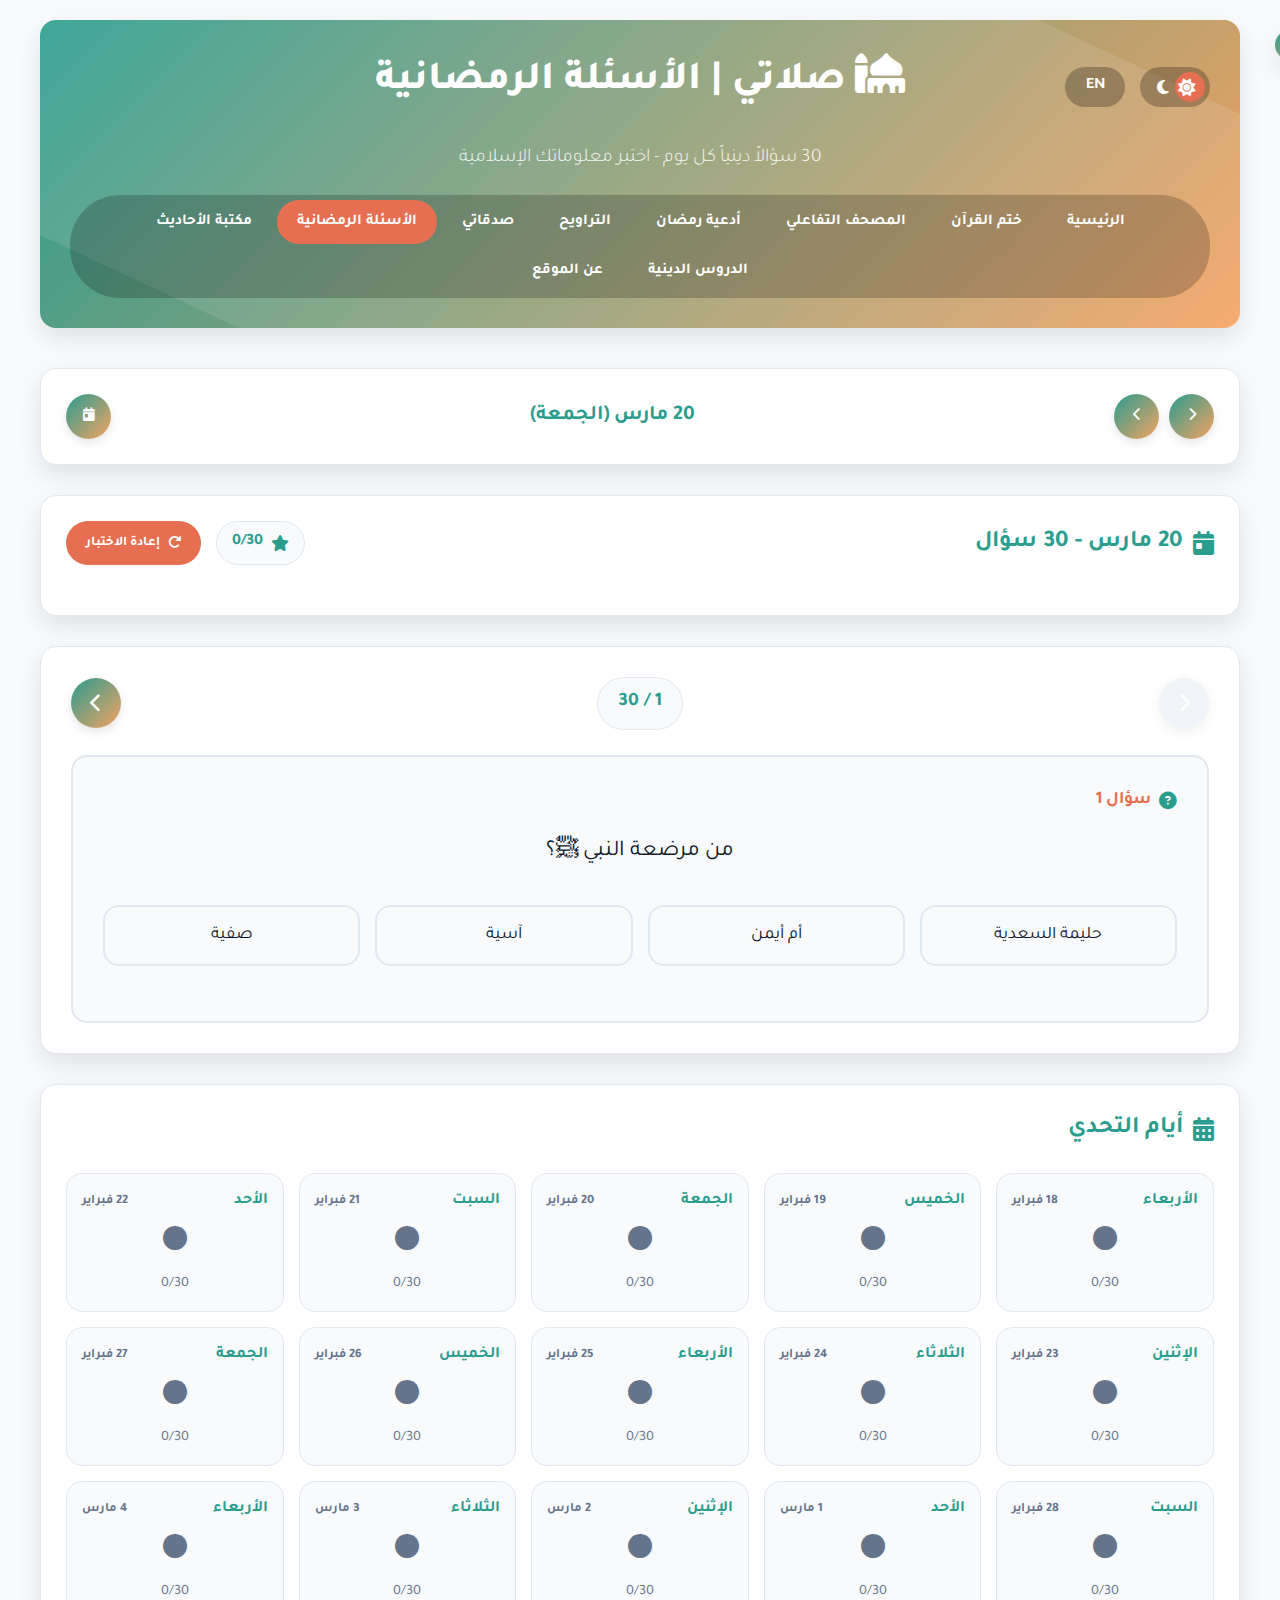
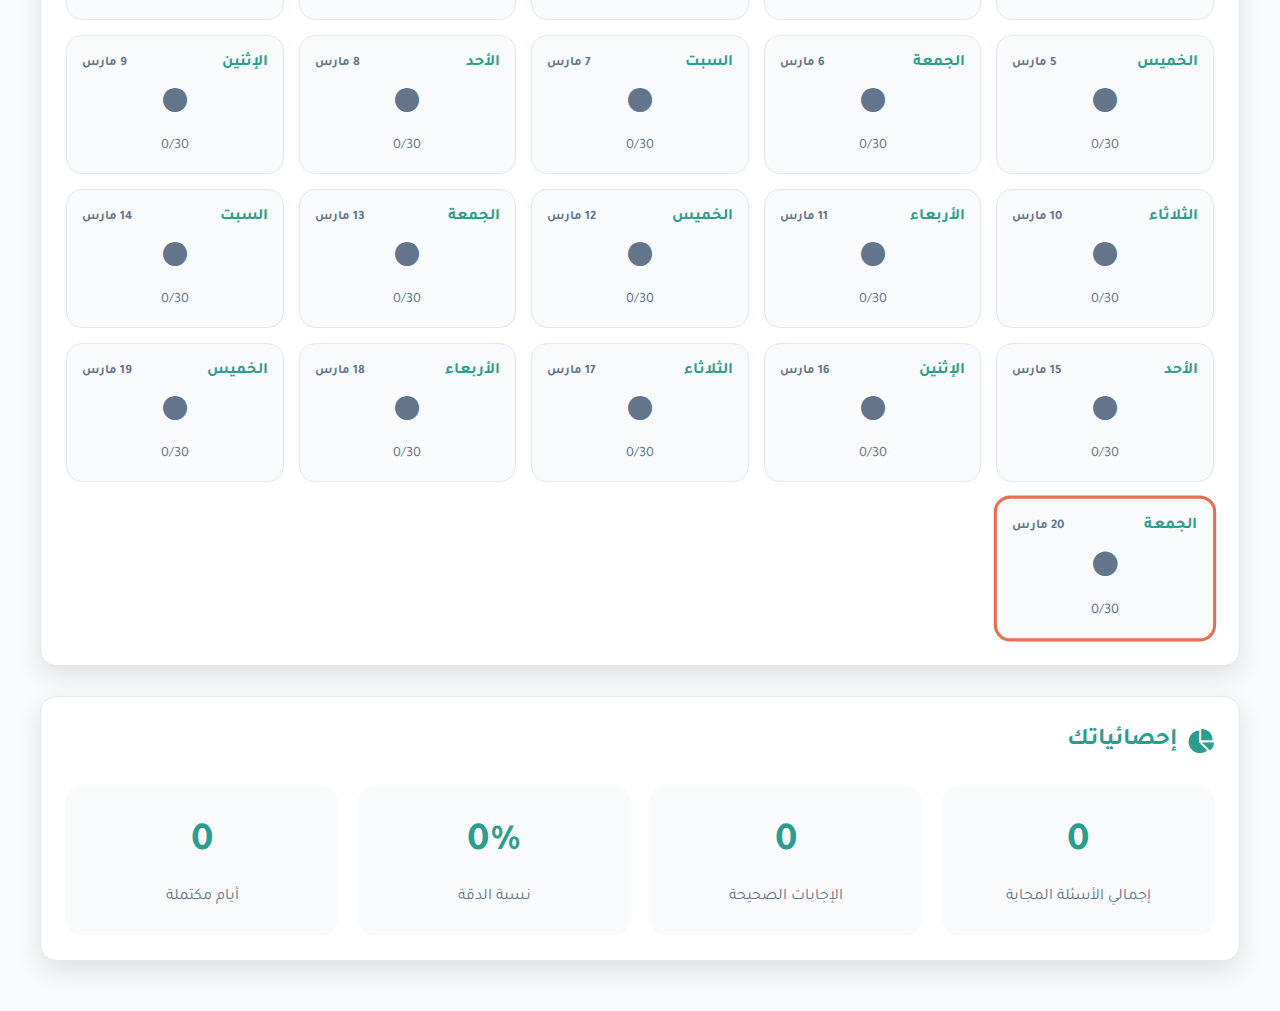
<file: mosabaka.html>
<!DOCTYPE html>
<html lang="ar" dir="rtl">
<head>
    <meta charset="UTF-8">
    <meta name="viewport" content="width=device-width, initial-scale=1.0">
    <title>صلاتي - الأسئلة الرمضانية</title>
    <link rel="icon" href="data:image/svg+xml,<svg xmlns=%22http://www.w3.org/2000/svg%22 viewBox=%220 0 100 100%22><text y=%22.9em%22 font-size=%2290%22>🕌</text></svg>">
    <link rel="stylesheet" href="https://cdnjs.cloudflare.com/ajax/libs/font-awesome/6.4.0/css/all.min.css">
    <link href="https://fonts.googleapis.com/css2?family=Tajawal:wght@300;400;500;700;800&display=swap" rel="stylesheet">
    <style>
        /* ========== الأنماط الأساسية من تطبيق صلاتي ========== */
        :root {
            --primary-color: #2a9d8f;
            --primary-dark: #264653;
            --secondary-color: #e76f51;
            --accent-color: #f4a261;
            --background-color-light: #F8FAFC;
            --card-color-light: #FFFFFF;
            --text-color-light: #0F172A;
            --light-text-light: #64748B;
            --border-color-light: #E2E8F0;
            --background-color-dark: #0F172A;
            --card-color-dark: #1E293B;
            --text-color-dark: #F8FAFC;
            --light-text-dark: #94A3B8;
            --border-color-dark: #334155;

            --background-color: var(--background-color-light);
            --card-color: var(--card-color-light);
            --text-color: var(--text-color-light);
            --light-text: var(--light-text-light);
            --border-color: var(--border-color-light);
            
            --shadow: 0 10px 25px rgba(0, 0, 0, 0.1);
            --radius: 16px;
            --transition: all 0.3s ease;
            --gradient: linear-gradient(135deg, var(--primary-color) 0%, var(--accent-color) 100%);
        }

        body.dark-mode {
            --background-color: var(--background-color-dark);
            --card-color: var(--card-color-dark);
            --text-color: var(--text-color-dark);
            --light-text: var(--light-text-dark);
            --border-color: var(--border-color-dark);
            --shadow: 0 10px 25px rgba(0, 0, 0, 0.3);
        }

        * { margin: 0; padding: 0; box-sizing: border-box; font-family: 'Tajawal', sans-serif; }

        body { 
            background-color: var(--background-color); 
            color: var(--text-color); 
            line-height: 1.6; 
            padding: 20px; 
            min-height: 100vh; 
            transition: background-color 0.3s, color 0.2s;
        }
        
        body::before { 
            content: ''; 
            position: fixed; 
            top: 0; 
            left: 0; 
            width: 100%; 
            height: 100vh; 
            background-color: var(--transition-bg, transparent); 
            z-index: 9999; 
            clip-path: circle(0% at var(--clip-x, 50%) var(--clip-y, 50%)); 
            transition: clip-path 0.6s cubic-bezier(0.65, 0, 0.35, 1); 
            pointer-events: none; 
        }
        body.transition-active::before { 
            clip-path: circle(150% at var(--clip-x, 50%) var(--clip-y, 50%)); 
        }

        .container { max-width: 1200px; margin: 0 auto; }

        /* ===== الهيدر بنفس تصميم صلاتي ===== */
        header { 
            text-align: center; 
            margin-bottom: 40px; 
            padding: 30px; 
            background: var(--gradient); 
            border-radius: var(--radius); 
            box-shadow: var(--shadow); 
            position: relative; 
            overflow: hidden; 
            color: white; 
        }
        header::before { 
            content: ""; 
            position: absolute; 
            top: -50%; 
            left: -50%; 
            width: 200%; 
            height: 200%; 
            background: rgba(255, 255, 255, 0.1); 
            transform: rotate(25deg); 
        }
        .header-top { 
            display: flex; 
            justify-content: space-between; 
            align-items: center; 
            position: relative; 
            z-index: 2; 
            margin-bottom: 20px; 
        }
        .header-controls { 
            display: flex; 
            align-items: center; 
            gap: 15px; 
        }

        .theme-switcher, .lang-switcher { 
            display: flex; 
            align-items: center; 
            justify-content: space-around; 
            background-color: rgba(0, 0, 0, 0.25); 
            padding: 5px 15px; 
            border-radius: 50px; 
            cursor: pointer; 
            position: relative; 
            height: 40px; 
            color: white;
            gap: 8px;
        }
        .theme-switcher { width: 70px; }
        .lang-switcher { 
            width: 60px; 
            justify-content: center; 
            font-weight: bold; 
            font-size: 1rem; 
        }
        
        .theme-switcher-handle { 
            position: absolute; 
            width: 30px; 
            height: 30px; 
            background-color: var(--secondary-color); 
            border-radius: 50%; 
            transition: transform 0.4s cubic-bezier(0.68, -0.55, 0.27, 1.55); 
            top: 5px; 
        }
        html[dir="rtl"] .theme-switcher-handle { right: 5px; }
        html[dir="ltr"] .theme-switcher-handle { left: 5px; }
        
        html[dir="rtl"] body.dark-mode .theme-switcher-handle { transform: translateX(-30px); }
        html[dir="ltr"] body.dark-mode .theme-switcher-handle { transform: translateX(30px); }
        
        .theme-switcher i { 
            width: 30px; 
            height: 30px; 
            display: flex; 
            align-items: center; 
            justify-content: center; 
            color: white; 
            z-index: 1; 
            transition: transform 0.3s ease, color 0.3s ease; 
        }
        body:not(.dark-mode) .fa-sun { color: #fff; transform: scale(1.1) rotate(360deg); }
        body.dark-mode .fa-moon { color: #fff; transform: scale(1.1) rotate(360deg); }
        
        h1 { 
            margin-bottom: 10px; 
            font-size: 2.5rem; 
            position: relative; 
            font-weight: 800; 
        }
        .subtitle { 
            font-size: 1.2rem; 
            opacity: 0.9; 
            font-weight: 300; 
        }

        /* ===== شريط التنقل الرئيسي ===== */
        .main-nav { 
            display: flex; 
            justify-content: center; 
            background-color: rgba(0,0,0,0.2); 
            border-radius: 50px; 
            padding: 5px; 
            margin-top: 20px; 
            position: relative; 
            z-index: 2; 
            flex-wrap: wrap; 
            gap: 5px;
        }
        .nav-tab { 
            background-color: transparent; 
            border: none; 
            color: white; 
            padding: 10px 20px; 
            border-radius: 50px; 
            cursor: pointer; 
            transition: var(--transition); 
            font-weight: bold; 
            font-size: 0.95rem; 
            display: flex;
            align-items: center;
            gap: 6px;
            text-decoration: none;
        }
        .nav-tab.active { 
            background-color: var(--secondary-color); 
        }
        .nav-tab i { font-size: 1rem; }

        /* ===== محدد اليوم ===== */
        .day-selector {
            background-color: var(--card-color);
            border: 1px solid var(--border-color);
            border-radius: var(--radius);
            padding: 25px;
            margin-bottom: 30px;
            box-shadow: var(--shadow);
        }
        
        .day-nav {
            display: flex;
            justify-content: space-between;
            align-items: center;
            flex-wrap: wrap;
            gap: 15px;
        }
        
        .day-buttons {
            display: flex;
            gap: 10px;
        }
        
        .day-btn {
            width: 45px;
            height: 45px;
            border-radius: 50%;
            border: none;
            background: var(--gradient);
            color: white;
            cursor: pointer;
            transition: var(--transition);
            box-shadow: 0 4px 10px rgba(0,0,0,0.1);
        }
        
        .day-btn:hover:not(:disabled) {
            transform: translateY(-3px);
            box-shadow: 0 6px 15px rgba(0,0,0,0.2);
        }
        
        .day-btn:disabled {
            opacity: 0.5;
            cursor: not-allowed;
            background: var(--border-color);
        }
        
        .day-title {
            font-size: 1.3rem;
            font-weight: 700;
            color: var(--primary-color);
        }

        /* ===== بطاقة اليوم ===== */
        .day-card-section {
            background-color: var(--card-color);
            border: 1px solid var(--border-color);
            border-radius: var(--radius);
            padding: 25px;
            margin-bottom: 30px;
            box-shadow: var(--shadow);
        }
        
        .day-card-header {
            display: flex;
            justify-content: space-between;
            align-items: center;
            margin-bottom: 25px;
            flex-wrap: wrap;
            gap: 15px;
        }
        
        .day-card-header h2 {
            color: var(--primary-color);
            font-size: 1.5rem;
            display: flex;
            align-items: center;
            gap: 10px;
        }
        
        .day-stats {
            display: flex;
            gap: 15px;
            flex-wrap: wrap;
        }
        
        .stat-badge {
            background: var(--background-color);
            padding: 8px 15px;
            border-radius: 50px;
            color: var(--primary-color);
            font-weight: bold;
            border: 1px solid var(--border-color);
            display: flex;
            align-items: center;
            gap: 8px;
        }
        
        .reset-btn {
            background: var(--secondary-color);
            color: white;
            border: none;
            padding: 8px 20px;
            border-radius: 50px;
            font-weight: bold;
            cursor: pointer;
            transition: var(--transition);
            display: flex;
            align-items: center;
            gap: 8px;
        }
        
        .reset-btn:hover {
            transform: translateY(-3px);
            box-shadow: var(--shadow);
        }

        /* ===== قسم السؤال (سؤال واحد فقط) ===== */
        .question-section {
            background-color: var(--card-color);
            border: 1px solid var(--border-color);
            border-radius: var(--radius);
            padding: 30px;
            margin-bottom: 30px;
            box-shadow: var(--shadow);
        }
        
        .question-navigation {
            display: flex;
            justify-content: space-between;
            align-items: center;
            margin-bottom: 25px;
        }
        
        .nav-question-btn {
            width: 50px;
            height: 50px;
            border-radius: 50%;
            border: none;
            background: var(--gradient);
            color: white;
            cursor: pointer;
            transition: var(--transition);
            box-shadow: 0 4px 10px rgba(0,0,0,0.1);
            display: flex;
            align-items: center;
            justify-content: center;
            font-size: 1.2rem;
        }
        
        .nav-question-btn:hover:not(:disabled) {
            transform: translateY(-3px);
            box-shadow: 0 6px 15px rgba(0,0,0,0.2);
        }
        
        .nav-question-btn:disabled {
            opacity: 0.5;
            cursor: not-allowed;
            background: var(--border-color);
        }
        
        .question-counter {
            font-size: 1.2rem;
            font-weight: bold;
            color: var(--primary-color);
            background: var(--background-color);
            padding: 10px 20px;
            border-radius: 50px;
            border: 1px solid var(--border-color);
        }
        
        .question-card {
            background: var(--background-color);
            border: 2px solid var(--border-color);
            border-radius: var(--radius);
            padding: 30px;
            transition: var(--transition);
        }
        
        .question-card.answered {
            border-color: var(--primary-color);
        }
        
        .question-number {
            color: var(--secondary-color);
            font-weight: bold;
            margin-bottom: 15px;
            font-size: 1.1rem;
            display: flex;
            align-items: center;
            gap: 8px;
        }
        
        .question-number i {
            color: var(--primary-color);
        }
        
        .question-text {
            font-size: 1.4rem;
            line-height: 2;
            color: var(--text-color);
            margin-bottom: 30px;
            text-align: center;
        }
        
        .options-grid {
            display: grid;
            grid-template-columns: repeat(auto-fit, minmax(250px, 1fr));
            gap: 15px;
            margin-bottom: 25px;
        }
        
        .option-btn {
            padding: 18px 20px;
            border: 2px solid var(--border-color);
            border-radius: var(--radius);
            background: var(--background-color);
            color: var(--text-color);
            font-size: 1.1rem;
            cursor: pointer;
            transition: var(--transition);
            text-align: center;
        }
        
        .option-btn:hover:not(:disabled) {
            transform: translateY(-3px);
            box-shadow: var(--shadow);
            border-color: var(--primary-color);
        }
        
        .option-btn.correct {
            background: var(--primary-color);
            color: white;
            border-color: var(--primary-color);
        }
        
        .option-btn.wrong {
            background: var(--secondary-color);
            color: white;
            border-color: var(--secondary-color);
        }
        
        .option-btn.disabled {
            opacity: 0.5;
            cursor: not-allowed;
        }
        
        .option-btn.correct-answer {
            background: var(--primary-color);
            color: white;
            border-color: var(--primary-color);
            animation: pulse 1s;
        }
        
        @keyframes pulse {
            0% { transform: scale(1); }
            50% { transform: scale(1.05); }
            100% { transform: scale(1); }
        }
        
        .question-feedback {
            margin-top: 20px;
            padding: 15px;
            border-radius: var(--radius);
            font-weight: bold;
            display: flex;
            align-items: center;
            gap: 10px;
            font-size: 1.1rem;
        }
        
        .feedback-correct {
            color: var(--primary-color);
            background: rgba(42, 157, 143, 0.1);
        }
        
        .feedback-wrong {
            color: var(--secondary-color);
            background: rgba(231, 111, 81, 0.1);
        }

        /* ===== التقويم ===== */
        .calendar-section {
            background-color: var(--card-color);
            border: 1px solid var(--border-color);
            border-radius: var(--radius);
            padding: 25px;
            margin-bottom: 30px;
            box-shadow: var(--shadow);
        }
        
        .calendar-section h2 {
            color: var(--primary-color);
            margin-bottom: 25px;
            display: flex;
            align-items: center;
            gap: 10px;
            font-size: 1.5rem;
        }
        
        .calendar-grid {
            display: grid;
            grid-template-columns: repeat(auto-fill, minmax(200px, 1fr));
            gap: 15px;
        }

        .calendar-day {
            background-color: var(--background-color);
            border: 1px solid var(--border-color);
            border-radius: var(--radius);
            padding: 15px;
            transition: var(--transition);
            text-align: center;
            cursor: pointer;
        }
        
        .calendar-day:hover {
            transform: translateY(-3px);
            box-shadow: var(--shadow);
        }
        
        .calendar-day.today {
            border: 2px solid var(--primary-color);
        }
        
        .calendar-day.completed {
            border-color: var(--primary-color);
            background-color: rgba(42, 157, 143, 0.1);
        }
        
        .calendar-day.active {
            border: 3px solid var(--secondary-color);
            transform: scale(1.02);
        }
        
        .calendar-day.future {
            opacity: 0.5;
            cursor: not-allowed;
            background-color: var(--border-color);
            position: relative;
        }
        
        .calendar-day.future::after {
            content: '🔒';
            position: absolute;
            top: 5px;
            right: 5px;
            font-size: 1rem;
        }

        .calendar-day-header {
            display: flex;
            justify-content: space-between;
            align-items: center;
            margin-bottom: 10px;
            font-weight: bold;
            color: var(--primary-color);
        }
        
        .calendar-day-name {
            font-size: 1rem;
        }
        
        .calendar-day-date {
            color: var(--light-text);
            font-size: 0.8rem;
        }
        
        .calendar-day-status {
            font-size: 1.5rem;
            margin: 10px 0;
            color: var(--light-text);
        }
        
        .calendar-day.completed .calendar-day-status {
            color: var(--primary-color);
        }
        
        .calendar-day-stats {
            font-size: 0.9rem;
            color: var(--light-text);
        }

        /* ===== الإحصائيات ===== */
        .stats-section {
            background-color: var(--card-color);
            border: 1px solid var(--border-color);
            border-radius: var(--radius);
            padding: 25px;
            margin-bottom: 30px;
            box-shadow: var(--shadow);
        }
        
        .stats-section h2 {
            color: var(--primary-color);
            margin-bottom: 25px;
            display: flex;
            align-items: center;
            gap: 10px;
            font-size: 1.5rem;
        }
        
        .stats-grid {
            display: grid;
            grid-template-columns: repeat(auto-fit, minmax(200px, 1fr));
            gap: 20px;
        }
        
        .stat-item {
            text-align: center;
            padding: 25px;
            background: var(--background-color);
            border-radius: var(--radius);
            transition: var(--transition);
        }
        
        .stat-item:hover {
            transform: translateY(-3px);
            box-shadow: var(--shadow);
        }
        
        .stat-value {
            font-size: 2.5rem;
            font-weight: bold;
            margin-bottom: 10px;
            color: var(--primary-color);
        }
        
        .stat-label {
            color: var(--light-text);
            font-size: 1rem;
        }

        /* ===== عناصر مساعدة ===== */
        .notification { 
            position: fixed; 
            top: 30px; 
            right: 30px; 
            background: var(--gradient); 
            color: white; 
            padding: 15px 25px; 
            border-radius: var(--radius); 
            box-shadow: var(--shadow); 
            transform: translateX(150%); 
            transition: transform 0.4s ease; 
            z-index: 3000; 
            display: flex; 
            align-items: center; 
            gap: 10px; 
            max-width: 400px; 
        }
        .notification.show { 
            transform: translateX(0); 
        }

        #back-to-top-btn { 
            position: fixed; 
            bottom: 30px; 
            right: 30px; 
            width: 50px; 
            height: 50px; 
            background: var(--primary-color); 
            color: white; 
            border: none; 
            border-radius: 50%; 
            display: flex; 
            align-items: center; 
            justify-content: center; 
            font-size: 1.2rem; 
            cursor: pointer; 
            box-shadow: var(--shadow); 
            opacity: 0; 
            visibility: hidden; 
            transform: translateY(20px); 
            transition: all 0.3s ease; 
            z-index: 1500; 
        }
        #back-to-top-btn.show { 
            opacity: 1; 
            visibility: visible; 
            transform: translateY(0); 
        }

        .no-items-msg {
            text-align: center;
            padding: 60px 20px;
            color: var(--light-text);
        }
        
        .no-items-msg i {
            font-size: 4rem;
            margin-bottom: 20px;
            color: var(--border-color);
        }

        @media (max-width: 768px) { 
            .header-top { flex-wrap: wrap; gap: 20px; justify-content: center; }
            h1 { font-size: 1.8rem; }
            .main-nav { 
                flex-wrap: wrap; 
                justify-content: center;
            }
            .nav-tab { 
                padding: 8px 12px; 
                font-size: 0.8rem;
            }
            .question-navigation { flex-wrap: wrap; justify-content: center; gap: 10px; }
            .options-grid { grid-template-columns: 1fr; }
        }
    </style>
</head>
<body>
    <div class="container">
        <header>
            <div class="header-top">
                <div class="header-controls">
                    <div class="theme-switcher" id="theme-switcher" title="تبديل المظهر">
                        <div class="theme-switcher-handle"></div>
                        <i class="fas fa-sun"></i>
                        <i class="fas fa-moon"></i>
                    </div>
                    <div class="lang-switcher" id="lang-switcher" title="تغيير اللغة">
                        <span id="lang-toggle">EN</span>
                    </div>
                </div>
                <div style="flex-grow: 1;"></div>
                <h1>
                    <i class="fas fa-mosque"></i>
                    <span data-key="appTitle">صلاتي</span>
                    <span class="title-separator"> | </span>
                    <span data-key="pageTitle">الأسئلة الرمضانية</span>
                </h1>
                <div style="flex-grow: 1;"></div>
                <div class="header-controls" style="visibility: hidden;">
                    <div class="theme-switcher"></div>
                    <div class="lang-switcher"></div>
                </div>
            </div>
            
            <p class="subtitle" data-key="subtitle">30 سؤالاً دينياً كل يوم - اختبر معلوماتك الإسلامية</p>

            <!-- شريط التنقل الرئيسي -->
            <div class="main-nav">
                <a href="index.html" class="nav-tab" data-key="navHome"><i class="fas fa-home"></i> الرئيسية</a>
                <a href="Taktem.html" class="nav-tab" data-key="navQuran"><i class="fas fa-quran"></i> ختم القرآن</a>
                                                <a href="quran.html" class="nav-tab " data-key="navMushaf"><i class="fas fa-book-open"></i> المصحف التفاعلي</a>

                <a href="azkar_ramadan.html" class="nav-tab" data-key="navDuas"><i class="fas fa-praying-hands"></i> أدعية رمضان</a>
                <a href="traweh.html" class="nav-tab" data-key="navTaraweeh"><i class="fas fa-mosque"></i> التراويح</a>
                <a href="sadakate.html" class="nav-tab" data-key="navSadaqati"><i class="fas fa-hand-holding-heart"></i> صدقاتي</a>
                <a href="mosabaka.html" class="nav-tab active" data-key="navQuestions"><i class="fas fa-question-circle"></i> الأسئلة الرمضانية</a>
                <a href="ahades.html" class="nav-tab" data-key="navHadith"><i class="fas fa-book-open"></i> مكتبة الأحاديث</a>
                <a href="lessons.html" class="nav-tab" data-key="navVideos"><i class="fas fa-video"></i>   الدروس الدينية</a>
                <a href="about.html" class="nav-tab" data-key="navAbout"><i class="fas fa-info-circle"></i> عن الموقع</a>
            </div>
        </header>

        <main>
            <!-- محدد اليوم -->
            <div class="day-selector">
                <div class="day-nav">
                    <div class="day-buttons">
                        <button class="day-btn" id="prev-day" title="اليوم السابق"><i class="fas fa-chevron-right"></i></button>
                        <button class="day-btn" id="next-day" title="اليوم التالي"><i class="fas fa-chevron-left"></i></button>
                    </div>
                    <div class="day-title" id="day-title"></div>
                    <button class="day-btn" id="today-btn" title="اليوم الحالي"><i class="fas fa-calendar-day"></i></button>
                </div>
            </div>

            <!-- بطاقة اليوم -->
            <div class="day-card-section">
                <div class="day-card-header">
                    <h2><i class="fas fa-calendar-day"></i> <span id="day-card-title"></span></h2>
                    <div class="day-stats">
                        <div class="stat-badge" id="score-display">
                            <i class="fas fa-star"></i>
                            <span>0/30</span>
                        </div>
                        <button class="reset-btn" id="reset-day-btn" onclick="resetCurrentDay()">
                            <i class="fas fa-redo"></i> <span data-key="resetDay">إعادة الاختبار</span>
                        </button>
                    </div>
                </div>
            </div>

            <!-- قسم السؤال (سؤال واحد فقط) -->
            <div class="question-section">
                <div class="question-navigation">
                    <button class="nav-question-btn" id="prev-question" onclick="navigateQuestion(-1)">
                        <i class="fas fa-chevron-right"></i>
                    </button>
                    <div class="question-counter" id="question-counter">1 / 30</div>
                    <button class="nav-question-btn" id="next-question" onclick="navigateQuestion(1)">
                        <i class="fas fa-chevron-left"></i>
                    </button>
                </div>
                <div id="single-question-container">
                    <!-- سيتم عرض السؤال هنا -->
                </div>
            </div>

            <!-- التقويم -->
            <div class="calendar-section">
                <h2><i class="fas fa-calendar-alt"></i> <span data-key="calendarTitle">أيام التحدي</span></h2>
                <div class="calendar-grid" id="calendar-grid"></div>
            </div>

            <!-- الإحصائيات -->
            <div class="stats-section">
                <h2><i class="fas fa-chart-pie"></i> <span data-key="statsTitle">إحصائياتك</span></h2>
                <div class="stats-grid">
                    <div class="stat-item">
                        <div class="stat-value" id="total-answered">0</div>
                        <div class="stat-label" data-key="totalAnswered">إجمالي الأسئلة المجابة</div>
                    </div>
                    <div class="stat-item">
                        <div class="stat-value" id="total-correct">0</div>
                        <div class="stat-label" data-key="totalCorrect">الإجابات الصحيحة</div>
                    </div>
                    <div class="stat-item">
                        <div class="stat-value" id="accuracy">0%</div>
                        <div class="stat-label" data-key="accuracy">نسبة الدقة</div>
                    </div>
                    <div class="stat-item">
                        <div class="stat-value" id="completed-days">0</div>
                        <div class="stat-label" data-key="completedDays">أيام مكتملة</div>
                    </div>
                </div>
            </div>
        </main>
    </div>

    <button id="back-to-top-btn" title="العودة للأعلى"><i class="fas fa-arrow-up"></i></button>
    <div class="notification" id="notification"></div>

    <script>
        (function() {
            // --- عناصر DOM ---
            const themeSwitcher = document.getElementById('theme-switcher');
            const langSwitcher = document.getElementById('lang-switcher');
            const notification = document.getElementById('notification');
            const backToTopBtn = document.getElementById('back-to-top-btn');
            const calendarGrid = document.getElementById('calendar-grid');
            
            const prevDayBtn = document.getElementById('prev-day');
            const nextDayBtn = document.getElementById('next-day');
            const todayBtn = document.getElementById('today-btn');
            const dayTitle = document.getElementById('day-title');
            const dayCardTitle = document.getElementById('day-card-title');
            const scoreDisplay = document.getElementById('score-display');
            
            const singleQuestionContainer = document.getElementById('single-question-container');
            const questionCounter = document.getElementById('question-counter');
            const prevQuestionBtn = document.getElementById('prev-question');
            const nextQuestionBtn = document.getElementById('next-question');
            
            const totalAnsweredEl = document.getElementById('total-answered');
            const totalCorrectEl = document.getElementById('total-correct');
            const accuracyEl = document.getElementById('accuracy');
            const completedDaysEl = document.getElementById('completed-days');

            // --- متغيرات الحالة ---
            let currentQuestionIndex = 0;

            // --- الترجمات ---
            const translations = {
                ar: {
                    appTitle: "صلاتي",
                    pageTitle: "الأسئلة الرمضانية",
                    subtitle: "30 سؤالاً دينياً كل يوم - اختبر معلوماتك الإسلامية",
                    navHome: "الرئيسية",
                    navQuran: "ختم القرآن",
                    navDuas: "أدعية رمضان",
                    navTaraweeh: "التراويح",
                    navSadaqati: "صدقاتي",
                    navQuestions: "الأسئلة الرمضانية",
                    navHadith: "مكتبة الأحاديث",
                    navVideos: "الدروس الدينية",
                    navAbout: "عن الموقع",
                    calendarTitle: "أيام التحدي",
                    statsTitle: "إحصائياتك",
                    totalAnswered: "إجمالي الأسئلة المجابة",
                    totalCorrect: "الإجابات الصحيحة",
                    accuracy: "نسبة الدقة",
                    completedDays: "أيام مكتملة",
                    resetDay: "إعادة الاختبار",
                    question: "سؤال",
                    correct: "إجابة صحيحة!",
                    wrong: "إجابة خاطئة - الإجابة الصحيحة هي:",
                    notificationCorrect: "✅ إجابة صحيحة",
                    notificationWrong: "❌ إجابة خاطئة",
                    dayUnlocked: "اليوم مفتوح",
                    dayLocked: "اليوم مقفول",
                    futureDay: "يوم قادم",
                    previousDay: "اليوم السابق",
                    nextDay: "اليوم التالي",
                                                                   navMushaf: "المصحف التفاعلي",

                    currentDay: "اليوم الحالي"
                },
                en: {
                    appTitle: "My Salah",
                    pageTitle: "Ramadan Questions",
                                                navMushaf: "Interactive Mushaf",

                    subtitle: "30 religious questions daily - Test your Islamic knowledge",
                    navHome: "Home",
                    navQuran: "Quran Khatm",
                    navDuas: "Ramadan Duas",
                    navTaraweeh: "Taraweeh",
                    navSadaqati: "My Charity",
                    navQuestions: "Ramadan Questions",
                    navHadith: "Hadith Library",
                    navVideos: "Islamic Lessons",
                    navAbout: "About",
                    calendarTitle: "Challenge Days",
                    statsTitle: "Your Statistics",
                    totalAnswered: "Total Answered",
                    totalCorrect: "Correct Answers",
                    accuracy: "Accuracy",
                    completedDays: "Completed Days",
                    resetDay: "Reset Test",
                    question: "Question",
                    correct: "Correct answer!",
                    wrong: "Wrong answer - The correct answer is:",
                    notificationCorrect: "✅ Correct answer",
                    notificationWrong: "❌ Wrong answer",
                    dayUnlocked: "Day unlocked",
                    dayLocked: "Day locked",
                    futureDay: "Future Day",
                    previousDay: "Previous Day",
                    nextDay: "Next Day",
                    currentDay: "Current Day"
                }
            };

            const dayNames = {
                ar: ['الأحد', 'الإثنين', 'الثلاثاء', 'الأربعاء', 'الخميس', 'الجمعة', 'السبت'],
                en: ['Sunday', 'Monday', 'Tuesday', 'Wednesday', 'Thursday', 'Friday', 'Saturday']
            };

            const months = {
                ar: ["يناير", "فبراير", "مارس", "أبريل", "مايو", "يونيو", "يوليو", "أغسطس", "سبتمبر", "أكتوبر", "نوفمبر", "ديسمبر"],
                en: ["Jan", "Feb", "Mar", "Apr", "May", "Jun", "Jul", "Aug", "Sep", "Oct", "Nov", "Dec"]
            };

            // --- إعدادات التواريخ ---
            const START_DATE = new Date(2026, 1, 18); // 18 فبراير 2026
            const END_DATE = new Date(2026, 2, 20);   // 20 مارس 2026

            const allDays = [];
            let curr = new Date(START_DATE);
            while (curr <= END_DATE) {
                allDays.push(new Date(curr));
                curr.setDate(curr.getDate() + 1);
            }

            // --- 1000 سؤال مخزن ---
          const questionsDatabase = [
{
id: 1,
question: "كم عدد سور القرآن الكريم؟",
options: ["113", "114", "115", "116"],
correct: 1,
topic: "القرآن"
},
{
id: 2,
question: "كم عدد آيات سورة الفاتحة؟",
options: ["6", "7", "8", "9"],
correct: 1,
topic: "القرآن"
},
{
id: 3,
question: "ما هي السورة التي تُسمى قلب القرآن؟",
options: ["الرحمن", "يس", "البقرة", "الكهف"],
correct: 1,
topic: "القرآن"
},
{
id: 4,
question: "من هو أول الخلفاء الراشدين؟",
options: ["عمر بن الخطاب", "عثمان بن عفان", "أبو بكر الصديق", "علي بن أبي طالب"],
correct: 2,
topic: "التاريخ الإسلامي"
},
{
id: 5,
question: "كم عدد أركان الإسلام؟",
options: ["4", "6", "7", "5"],
correct: 3,
topic: "العقيدة"
},
{
id: 6,
question: "من هو الصحابي الملقب بالفاروق؟",
options: ["عمر بن الخطاب", "أبو بكر", "عثمان", "علي"],
correct: 0,
topic: "السيرة"
},
{
id: 7,
question: "في أي شهر نزل القرآن الكريم؟",
options: ["محرم", "رجب", "رمضان", "شعبان"],
correct: 2,
topic: "القرآن"
},
{
id: 8,
question: "ما هي أطول سورة في القرآن الكريم؟",
options: ["النساء", "المائدة", "البقرة", "آل عمران"],
correct: 2,
topic: "القرآن"
},
{
id: 9,
question: "من هو النبي الذي ابتلعه الحوت؟",
options: ["موسى عليه السلام", "يونس عليه السلام", "إبراهيم عليه السلام", "نوح عليه السلام"],
correct: 1,
topic: "الأنبياء"
},
{
id: 10,
question: "كم عدد أبواب الجنة؟",
options: ["7", "8", "9", "6"],
correct: 1,
topic: "العقيدة"
},
{
id: 11,
question: "من هو أول مؤذن في الإسلام؟",
options: ["أبو هريرة", "بلال بن رباح", "زيد بن ثابت", "عبد الله بن مسعود"],
correct: 1,
topic: "السيرة"
},
{
id: 12,
question: "كم عدد أجزاء القرآن الكريم؟",
options: ["29", "30", "28", "31"],
correct: 1,
topic: "القرآن"
},
{
id: 13,
question: "ما هي أول قبلة للمسلمين؟",
options: ["الكعبة", "المسجد الأقصى", "المسجد النبوي", "مسجد قباء"],
correct: 1,
topic: "السيرة"
},
{
id: 14,
question: "من هو الصحابي الملقب بسيف الله المسلول؟",
options: ["علي بن أبي طالب", "الزبير بن العوام", "خالد بن الوليد", "سعد بن أبي وقاص"],
correct: 2,
topic: "السيرة"
},
{
id: 15,
question: "كم عدد تكبيرات صلاة الجنازة؟",
options: ["3", "4", "5", "6"],
correct: 1,
topic: "الفقه"
},
{
id: 15,
question: "كم عدد ركعات صلاة الفجر؟",
options: ["2", "3", "4", "1"],
correct: 0,
topic: "الفقه"
},
{
id: 16,
question: "كم عدد ركعات صلاة الظهر؟",
options: ["2", "3", "4", "5"],
correct: 2,
topic: "الفقه"
},
{
id: 17,
question: "كم عدد ركعات صلاة المغرب؟",
options: ["2", "3", "4", "5"],
correct: 1,
topic: "الفقه"
},
{
id: 18,
question: "ما حكم صيام رمضان؟",
options: ["سنة", "مستحب", "فرض", "مباح"],
correct: 2,
topic: "الفقه"
},
{
id: 19,
question: "من هو أول الخلفاء الراشدين؟",
options: ["عمر بن الخطاب", "أبو بكر الصديق", "عثمان بن عفان", "علي بن أبي طالب"],
correct: 1,
topic: "التاريخ الإسلامي"
},
{
id: 20,
question: "من هو الصحابي الملقب بالفاروق؟",
options: ["أبو بكر", "عمر بن الخطاب", "علي", "عثمان"],
correct: 1,
topic: "السيرة"
},
{
id: 21,
question: "من هو أول مؤذن في الإسلام؟",
options: ["بلال بن رباح", "أبو هريرة", "ابن مسعود", "زيد بن ثابت"],
correct: 0,
topic: "السيرة"
},
{
id: 22,
question: "في أي عام كانت الهجرة النبوية؟",
options: ["610م", "622م", "630م", "615م"],
correct: 1,
topic: "السيرة"
},
{
id: 23,
question: "ما اسم الغار الذي نزل فيه الوحي؟",
options: ["غار ثور", "غار حراء", "غار أحد", "غار بدر"],
correct: 1,
topic: "السيرة"
},
{
id: 24,
question: "من هو النبي الذي ابتلعه الحوت؟",
options: ["يونس عليه السلام", "نوح عليه السلام", "موسى عليه السلام", "إبراهيم عليه السلام"],
correct: 0,
topic: "الأنبياء"
},
{
id: 25,
question: "من هو أبو الأنبياء؟",
options: ["إبراهيم عليه السلام", "نوح عليه السلام", "آدم عليه السلام", "موسى عليه السلام"],
correct: 0,
topic: "الأنبياء"
},
{
id: 26,
question: "من النبي الذي كلمه الله مباشرة؟",
options: ["عيسى", "موسى", "محمد", "إبراهيم"],
correct: 1,
topic: "الأنبياء"
},
{
id: 27,
question: "كم عدد أبواب الجنة؟",
options: ["7", "8", "9", "6"],
correct: 1,
topic: "العقيدة"
},
{
id: 28,
question: "الحديث: (إنما الأعمال بـ...)?",
options: ["النيات", "الأقوال", "القلوب", "الأفعال"],
correct: 0,
topic: "الحديث"
},
{
id: 29,
question: "في أي غزوة انتصر المسلمون أول انتصار؟",
options: ["أحد", "بدر", "الخندق", "تبوك"],
correct: 1,
topic: "السيرة"
},
{
id: 30,
question: "في أي سنة فتحت مكة؟",
options: ["8 هـ", "7 هـ", "9 هـ", "10 هـ"],
correct: 0,
topic: "السيرة"
},
{
id: 31,
question: "كم عدد تكبيرات صلاة الجنازة؟",
options: ["3", "4", "5", "6"],
correct: 1,
topic: "الفقه"
},
{
id: 32,
question: "ما أول قبلة للمسلمين؟",
options: ["المسجد الأقصى", "الكعبة", "المسجد النبوي", "قباء"],
correct: 0,
topic: "السيرة"
},
{
id: 33,
question: "ما السورة التي تسمى قلب القرآن؟",
options: ["يس", "الرحمن", "البقرة", "الملك"],
correct: 0,
topic: "القرآن"
},
{
id: 34,
question: "كم عدد سجود التلاوة في القرآن تقريبًا؟",
options: ["15", "10", "20", "7"],
correct: 0,
topic: "القرآن"
},
{
id: 35,
question: "من كاتب الوحي للنبي ﷺ؟",
options: ["زيد بن ثابت", "خالد بن الوليد", "أبو هريرة", "سعد بن أبي وقاص"],
correct: 0,
topic: "السيرة"
},
{
id: 36,
question: "ما آخر سورة في المصحف؟",
options: ["الفلق", "الناس", "الإخلاص", "الكوثر"],
correct: 1,
topic: "القرآن"
},
{
id: 37,
question: "كم عدد الأشهر الحرم؟",
options: ["3", "4", "5", "6"],
correct: 1,
topic: "الفقه"
},
{
id: 38,
question: "ما اسم أم النبي ﷺ؟",
options: ["آمنة بنت وهب", "خديجة", "عائشة", "فاطمة"],
correct: 0,
topic: "السيرة"
},
{
id: 39,
question: "ما اسم والد النبي ﷺ؟",
options: ["عبد المطلب", "عبد الله", "أبو طالب", "العباس"],
correct: 1,
topic: "السيرة"
},
{
id: 40,
question: "أين وُلد النبي ﷺ؟",
options: ["المدينة", "مكة", "الطائف", "بيت لحم"],
correct: 1,
topic: "السيرة"
},
{
id: 41,
question: "كم استمرت الدعوة في مكة؟",
options: ["10 سنوات", "13 سنة", "15 سنة", "8 سنوات"],
correct: 1,
topic: "السيرة"
},
{
id: 42,
question: "كم استمرت الدعوة في المدينة؟",
options: ["8 سنوات", "10 سنوات", "12 سنة", "5 سنوات"],
correct: 1,
topic: "السيرة"
},
{
id: 43,
question: "من هو الصحابي الملقب بسيف الله المسلول؟",
options: ["علي", "خالد بن الوليد", "الزبير", "سعد"],
correct: 1,
topic: "السيرة"
},
{
id: 44,
question: "ما أول مسجد بني في الإسلام؟",
options: ["المسجد النبوي", "مسجد قباء", "المسجد الأقصى", "مسجد الحرام"],
correct: 1,
topic: "السيرة"
},
{
id: 45,
question: "كم عدد أيام شهر رمضان؟",
options: ["29 أو 30", "28", "31", "27"],
correct: 0,
topic: "الفقه"
},
{
id: 46,
question: "ليلة القدر في أي شهر؟",
options: ["شعبان", "رمضان", "رجب", "محرم"],
correct: 1,
topic: "الفقه"
},
{
id: 47,
question: "كم عدد الخلفاء الراشدين؟",
options: ["3", "4", "5", "6"],
correct: 1,
topic: "التاريخ الإسلامي"
},
{
id: 48,
question: "من هو آخر الخلفاء الراشدين؟",
options: ["عمر", "علي", "عثمان", "أبو بكر"],
correct: 1,
topic: "التاريخ الإسلامي"
},
{
id: 49,
question: "من الصحابي الذي رافق النبي في الهجرة؟",
options: ["عمر", "أبو بكر", "علي", "عثمان"],
correct: 1,
topic: "السيرة"
},
{
id: 50,
question: "كم عدد الصلوات التي فُرضت ليلة الإسراء أولاً؟",
options: ["5", "50", "10", "20"],
correct: 1,
topic: "السيرة"
},
{
id: 51,
question: "ما اسم أول سورة في القرآن الكريم؟",
options: ["البقرة", "الفاتحة", "الإخلاص", "العلق"],
correct: 1,
topic: "القرآن"
},
{
id: 52,
question: "ما اسم آخر سورة في القرآن الكريم؟",
options: ["الفلق", "الناس", "الإخلاص", "الكوثر"],
correct: 1,
topic: "القرآن"
},
{
id: 53,
question: "كم عدد الأحزاب في القرآن الكريم؟",
options: ["30", "40", "60", "20"],
correct: 2,
topic: "القرآن"
},
{
id: 54,
question: "ما السورة التي تسمى الزهراء مع سورة البقرة؟",
options: ["النساء", "آل عمران", "المائدة", "الأنعام"],
correct: 1,
topic: "القرآن"
},
{
id: 55,
question: "كم عدد السجدات في القرآن الكريم (المشهورة)؟",
options: ["10", "12", "15", "17"],
correct: 2,
topic: "القرآن"
},
{
id: 56,
question: "ما اسم السورة التي نزلت كاملة دفعة واحدة؟",
options: ["الأنعام", "يوسف", "الكهف", "النور"],
correct: 0,
topic: "القرآن"
},
{
id: 57,
question: "ما اسم والد إبراهيم عليه السلام؟",
options: ["آزر", "سام", "تارح", "يافث"],
correct: 0,
topic: "الأنبياء"
},
{
id: 58,
question: "أي نبي لُقب بخليل الله؟",
options: ["موسى", "إبراهيم", "نوح", "عيسى"],
correct: 1,
topic: "الأنبياء"
},
{
id: 59,
question: "كم لبث نوح عليه السلام يدعو قومه؟",
options: ["950 سنة", "500 سنة", "300 سنة", "700 سنة"],
correct: 0,
topic: "الأنبياء"
},
{
id: 60,
question: "من هو أول نبي في الإسلام؟",
options: ["إبراهيم", "نوح", "آدم", "إدريس"],
correct: 2,
topic: "الأنبياء"
},
{
id: 61,
question: "من هو النبي الذي فُلق له البحر؟",
options: ["عيسى", "موسى", "إبراهيم", "يوسف"],
correct: 1,
topic: "الأنبياء"
},
{
id: 62,
question: "من هو النبي الذي ألقي في النار؟",
options: ["إبراهيم", "موسى", "إسماعيل", "داود"],
correct: 0,
topic: "الأنبياء"
},
{
id: 63,
question: "كم عدد غزوات النبي ﷺ تقريبًا؟",
options: ["10", "27", "40", "17"],
correct: 1,
topic: "السيرة"
},
{
id: 64,
question: "في أي مدينة توفي النبي ﷺ؟",
options: ["مكة", "الطائف", "المدينة", "القدس"],
correct: 2,
topic: "السيرة"
},
{
id: 65,
question: "كم كان عمر النبي ﷺ عند وفاته؟",
options: ["60 سنة", "63 سنة", "65 سنة", "70 سنة"],
correct: 1,
topic: "السيرة"
},
{
id: 66,
question: "من هي أول زوجة للنبي ﷺ؟",
options: ["عائشة", "خديجة", "حفصة", "سودة"],
correct: 1,
topic: "السيرة"
},
{
id: 67,
question: "ما اسم ابنة النبي ﷺ التي تُلقب بأم أبيها؟",
options: ["فاطمة", "زينب", "رقية", "أم كلثوم"],
correct: 0,
topic: "السيرة"
},
{
id: 68,
question: "في أي ليلة كانت رحلة الإسراء والمعراج؟",
options: ["ليلة القدر", "ليلة الإسراء", "ليلة النصف من شعبان", "ليلة بدر"],
correct: 1,
topic: "السيرة"
},
{
id: 69,
question: "من هو الصحابي الملقب بأمين الأمة؟",
options: ["أبو عبيدة بن الجراح", "عمر بن الخطاب", "عثمان بن عفان", "سعد بن أبي وقاص"],
correct: 0,
topic: "السيرة"
},
{
id: 70,
question: "من هو أكثر الصحابة رواية للحديث؟",
options: ["عبد الله بن عمر", "أبو هريرة", "أنس بن مالك", "ابن عباس"],
correct: 1,
topic: "الحديث"
},
{
id: 71,
question: "ما الكتاب الذي يُعد أصح كتاب بعد القرآن؟",
options: ["صحيح مسلم", "سنن الترمذي", "صحيح البخاري", "سنن النسائي"],
correct: 2,
topic: "الحديث"
},
{
id: 72,
question: "كم عدد الصلوات التي يصليها المسلم يوم الجمعة بدل الظهر؟",
options: ["صلاة العصر", "صلاة الجمعة", "صلاة العيد", "صلاة الضحى"],
correct: 1,
topic: "الفقه"
},
{
id: 73,
question: "كم عدد ركعات صلاة الجمعة؟",
options: ["2", "4", "3", "5"],
correct: 0,
topic: "الفقه"
},
{
id: 74,
question: "ما حكم الزكاة في الإسلام؟",
options: ["سنة", "مستحب", "فرض", "مكروه"],
correct: 2,
topic: "الفقه"
},
{
id: 75,
question: "متى فرض صيام رمضان؟",
options: ["السنة الثانية للهجرة", "السنة الأولى للهجرة", "السنة الخامسة", "السنة السابعة"],
correct: 0,
topic: "الفقه"
},
{
id: 76,
question: "كم عدد أيام التشريق؟",
options: ["2", "3", "4", "5"],
correct: 1,
topic: "الفقه"
},
{
id: 77,
question: "ما أول مسجد بُني في المدينة؟",
options: ["المسجد النبوي", "مسجد قباء", "المسجد الأقصى", "مسجد الفتح"],
correct: 1,
topic: "السيرة"
},
{
id: 78,
question: "ما اسم ناقة النبي ﷺ؟",
options: ["القصواء", "العضباء", "الجدعاء", "السرح"],
correct: 0,
topic: "السيرة"
},
{
id: 79,
question: "من هو عم النبي ﷺ الذي نصره في الدعوة؟",
options: ["العباس", "أبو طالب", "حمزة", "أبو لهب"],
correct: 1,
topic: "السيرة"
},
{
id: 80,
question: "من هو الصحابي الذي نام في فراش النبي ليلة الهجرة؟",
options: ["علي بن أبي طالب", "أبو بكر", "عمر", "عثمان"],
correct: 0,
topic: "السيرة"
},
{
id: 81,
question: "كم عدد زوجات النبي ﷺ اللاتي تزوجهن بعد الهجرة؟",
options: ["9", "11", "13", "7"],
correct: 0,
topic: "السيرة"
},
{
id: 82,
question: "ما اسم العام الذي توفي فيه أبو طالب وخديجة؟",
options: ["عام الحزن", "عام الفتح", "عام الهجرة", "عام بدر"],
correct: 0,
topic: "السيرة"
},
{
id: 83,
question: "كم عدد تكبيرات صلاة العيد؟",
options: ["7 في الأولى و5 في الثانية", "5 و5", "6 و6", "8 و6"],
correct: 0,
topic: "الفقه"
},
{
id: 84,
question: "من أول من جمع القرآن في مصحف واحد؟",
options: ["أبو بكر الصديق", "عمر بن الخطاب", "عثمان بن عفان", "علي بن أبي طالب"],
correct: 0,
topic: "التاريخ الإسلامي"
},
{
id: 85,
question: "في عهد أي خليفة تم جمع المصحف العثماني؟",
options: ["أبو بكر", "عمر", "عثمان", "علي"],
correct: 2,
topic: "التاريخ الإسلامي"
},
{
id: 86,
question: "ما أول معركة في الإسلام؟",
options: ["بدر", "أحد", "الخندق", "حنين"],
correct: 0,
topic: "السيرة"
},
{
id: 87,
question: "ما اسم زوجة فرعون التي آمنت؟",
options: ["آسية", "مريم", "هاجر", "سارة"],
correct: 0,
topic: "الأنبياء"
},
{
id: 88,
question: "ما اسم ابن نوح الذي غرق؟",
options: ["سام", "حام", "يام", "كنعان"],
correct: 3,
topic: "الأنبياء"
},
{
id: 89,
question: "ما اسم السورة التي تتحدث عن غزوة بدر؟",
options: ["الأنفال", "التوبة", "محمد", "الفتح"],
correct: 0,
topic: "القرآن"
},
{
id: 90,
question: "كم عدد أحاديث الأربعين النووية؟",
options: ["40", "41", "42", "39"],
correct: 1,
topic: "الحديث"
},
{
id: 91,
question: "ما أول ما يُحاسب عليه العبد يوم القيامة؟",
options: ["الصلاة", "الصيام", "الزكاة", "الحج"],
correct: 0,
topic: "العقيدة"
},
{
id: 92,
question: "كم عدد أبواب النار؟",
options: ["6", "7", "8", "9"],
correct: 1,
topic: "العقيدة"
},
{
id: 93,
question: "من هو النبي الذي وُلد من غير أب؟",
options: ["موسى", "عيسى", "إسماعيل", "يوسف"],
correct: 1,
topic: "الأنبياء"
},
{
id: 94,
question: "ما اسم والد النبي محمد ﷺ؟",
options: ["عبد الله", "عبد المطلب", "أبو طالب", "العباس"],
correct: 0,
topic: "السيرة"
},
{
id: 95,
question: "ما اسم أم النبي ﷺ؟",
options: ["آمنة بنت وهب", "خديجة", "فاطمة", "حليمة"],
correct: 0,
topic: "السيرة"
},
{
id: 96,
question: "من مرضعة النبي ﷺ؟",
options: ["حليمة السعدية", "أم أيمن", "آسية", "صفية"],
correct: 0,
topic: "السيرة"
},
{
id: 97,
question: "كم كان عمر النبي ﷺ عند نزول الوحي؟",
options: ["35 سنة", "40 سنة", "45 سنة", "30 سنة"],
correct: 1,
topic: "السيرة"
},
{
id: 98,
question: "ما اسم الغزوة التي حُفر فيها الخندق؟",
options: ["الأحزاب", "بدر", "أحد", "حنين"],
correct: 0,
topic: "السيرة"
},
{
id: 99,
question: "من هو الصحابي الذي اهتز لموته عرش الرحمن؟",
options: ["سعد بن معاذ", "حمزة", "بلال", "خالد"],
correct: 0,
topic: "السيرة"
},
{
id: 100,
question: "كم عدد التكبيرات في الأذان؟",
options: ["4", "6", "8", "2"],
correct: 0,
topic: "الفقه"
},
{
id: 101,
question: "كم عدد أسماء الله الحسنى المشهورة؟",
options: ["99", "100", "101", "90"],
correct: 0,
topic: "العقيدة"
},
{
id: 102,
question: "ما أول مسجد وضع في الأرض؟",
options: ["المسجد النبوي", "المسجد الأقصى", "المسجد الحرام", "مسجد قباء"],
correct: 2,
topic: "العقيدة"
},
{
id: 103,
question: "كم عدد الأنبياء المذكورين في القرآن؟",
options: ["25", "30", "20", "18"],
correct: 0,
topic: "الأنبياء"
},
{
id: 104,
question: "من هو النبي الذي صنع السفينة؟",
options: ["إبراهيم", "موسى", "نوح", "داود"],
correct: 2,
topic: "الأنبياء"
},
{
id: 105,
question: "من هو النبي الذي كان يعمل نجارًا؟",
options: ["نوح", "إدريس", "زكريا", "موسى"],
correct: 2,
topic: "الأنبياء"
},
{
id: 106,
question: "من هو النبي الذي أُعطي الزبور؟",
options: ["سليمان", "داود", "موسى", "عيسى"],
correct: 1,
topic: "الأنبياء"
},
{
id: 107,
question: "ما اسم والد النبي إسماعيل عليه السلام؟",
options: ["إبراهيم", "يعقوب", "يوسف", "نوح"],
correct: 0,
topic: "الأنبياء"
},
{
id: 108,
question: "من هو النبي الذي فُتن بامرأة العزيز؟",
options: ["يوسف", "موسى", "داود", "إبراهيم"],
correct: 0,
topic: "الأنبياء"
},
{
id: 109,
question: "كم عدد الصلوات التي صلاها المسلمون نحو بيت المقدس تقريبًا؟",
options: ["6 أشهر", "16 شهرًا", "3 أشهر", "سنة"],
correct: 1,
topic: "السيرة"
},
{
id: 110,
question: "من الذي أشار بحفر الخندق في غزوة الأحزاب؟",
options: ["أبو بكر", "سلمان الفارسي", "عمر بن الخطاب", "علي بن أبي طالب"],
correct: 1,
topic: "السيرة"
},
{
id: 111,
question: "كم عدد زوجات النبي ﷺ اللاتي تزوجهن في حياته؟",
options: ["9", "11", "13", "8"],
correct: 1,
topic: "السيرة"
},
{
id: 112,
question: "من هو أصغر الصحابة سنًا في الإسلام؟",
options: ["عبد الله بن عباس", "علي بن أبي طالب", "زيد بن ثابت", "أنس بن مالك"],
correct: 1,
topic: "السيرة"
},
{
id: 113,
question: "في أي غزوة استشهد حمزة رضي الله عنه؟",
options: ["بدر", "أحد", "الخندق", "حنين"],
correct: 1,
topic: "السيرة"
},
{
id: 114,
question: "ما اسم سيف النبي ﷺ؟",
options: ["ذو الفقار", "البتار", "العضب", "الصرم"],
correct: 2,
topic: "السيرة"
},
{
id: 115,
question: "كم عدد التكبيرات في صلاة الجنازة؟",
options: ["3", "4", "5", "6"],
correct: 1,
topic: "الفقه"
},
{
id: 116,
question: "ما الركن الرابع من أركان الإسلام؟",
options: ["الصوم", "الزكاة", "الحج", "الصلاة"],
correct: 0,
topic: "العقيدة"
},
{
id: 117,
question: "متى فرضت الصلاة؟",
options: ["ليلة الإسراء والمعراج", "الهجرة", "غزوة بدر", "فتح مكة"],
correct: 0,
topic: "السيرة"
},
{
id: 118,
question: "كم عدد ركعات صلاة العصر؟",
options: ["2", "3", "4", "5"],
correct: 2,
topic: "الفقه"
},
{
id: 119,
question: "كم عدد ركعات صلاة العشاء؟",
options: ["2", "3", "4", "5"],
correct: 2,
topic: "الفقه"
},
{
id: 120,
question: "من هو الإمام الأول من الأئمة الأربعة؟",
options: ["أحمد بن حنبل", "أبو حنيفة", "الشافعي", "مالك"],
correct: 1,
topic: "الفقه"
},
{
id: 121,
question: "كم عدد كتب الصحاح الستة؟",
options: ["4", "5", "6", "7"],
correct: 2,
topic: "الحديث"
},
{
id: 122,
question: "من مؤلف صحيح مسلم؟",
options: ["الترمذي", "النسائي", "مسلم بن الحجاج", "ابن ماجه"],
correct: 2,
topic: "الحديث"
},
{
id: 123,
question: "من مؤلف سنن أبي داود؟",
options: ["أبو داود", "البخاري", "الدارمي", "النسائي"],
correct: 0,
topic: "الحديث"
},
{
id: 124,
question: "ما أول سورة نزلت كاملة في المدينة؟",
options: ["البقرة", "النساء", "المائدة", "الأنفال"],
correct: 0,
topic: "القرآن"
},
{
id: 125,
question: "كم عدد السور المدنية تقريبًا؟",
options: ["28", "20", "30", "15"],
correct: 0,
topic: "القرآن"
},

// ---------- قرآن إضافي ----------
{
id: 126,
question: "ما السورة التي تبدأ بالحمد وتنتهي بالحمد؟",
options: ["الأنعام", "الكهف", "سبأ", "فاطر"],
correct: 0,
topic: "القرآن"
},
{
id: 127,
question: "ما السورة التي تحتوي على أطول آية في القرآن؟",
options: ["البقرة", "آل عمران", "النساء", "المائدة"],
correct: 0,
topic: "القرآن"
},
{
id: 128,
question: "آية الدين في أي سورة؟",
options: ["النساء", "البقرة", "المائدة", "التوبة"],
correct: 1,
topic: "القرآن"
},
{
id: 129,
question: "كم عدد حروف البسملة؟ (المشهور)",
options: ["19", "18", "21", "17"],
correct: 0,
topic: "القرآن"
},
{
id: 130,
question: "ما السورة التي سميت باسم نبي؟",
options: ["يونس", "البقرة", "الرحمن", "الملك"],
correct: 0,
topic: "القرآن"
},

// ---------- سيرة ----------
{
id: 131,
question: "من هو أول من أسلم من الرجال؟",
options: ["أبو بكر الصديق", "عمر", "عثمان", "علي"],
correct: 0,
topic: "السيرة"
},
{
id: 132,
question: "من أول من أسلم من الصبيان؟",
options: ["زيد بن حارثة", "علي بن أبي طالب", "أنس بن مالك", "ابن عباس"],
correct: 1,
topic: "السيرة"
},
{
id: 133,
question: "من أول من أسلم من النساء؟",
options: ["عائشة", "خديجة", "فاطمة", "حفصة"],
correct: 1,
topic: "السيرة"
},
{
id: 134,
question: "كم عدد بنات النبي ﷺ؟",
options: ["3", "4", "5", "2"],
correct: 1,
topic: "السيرة"
},
{
id: 135,
question: "ما اسم ابن النبي ﷺ؟",
options: ["إبراهيم", "عبد الله", "القاسم", "كل ما سبق"],
correct: 3,
topic: "السيرة"
},

// ---------- فقه ----------
{
id: 136,
question: "كم عدد شروط الصلاة؟ (المشهور)",
options: ["9", "8", "7", "6"],
correct: 0,
topic: "الفقه"
},
{
id: 137,
question: "كم عدد أركان الصلاة؟ (عند الجمهور تقريبًا)",
options: ["14", "12", "10", "8"],
correct: 0,
topic: "الفقه"
},
{
id: 138,
question: "متى يبدأ وقت صلاة الفجر؟",
options: ["طلوع الشمس", "الفجر الصادق", "منتصف الليل", "بعد الشروق"],
correct: 1,
topic: "الفقه"
},
{
id: 139,
question: "متى ينتهي وقت صلاة المغرب؟",
options: ["غياب الشفق", "منتصف الليل", "أذان العشاء", "الشروق"],
correct: 0,
topic: "الفقه"
},
{
id: 140,
question: "كم نصاب الزكاة في الذهب تقريبًا؟",
options: ["85 جرام", "100 جرام", "50 جرام", "120 جرام"],
correct: 0,
topic: "الفقه"
},

// ---------- عقيدة ----------
{
id: 141,
question: "الإيمان بالملائكة ركن من أركان؟",
options: ["الإسلام", "الإيمان", "الإحسان", "الفقه"],
correct: 1,
topic: "العقيدة"
},
{
id: 142,
question: "من هم أولوا العزم من الرسل؟",
options: ["5", "7", "3", "10"],
correct: 0,
topic: "العقيدة"
},
{
id: 143,
question: "ما أعظم آية في القرآن؟",
options: ["آية الكرسي", "آخر البقرة", "الفاتحة", "الإخلاص"],
correct: 0,
topic: "القرآن"
},
{
id: 144,
question: "ما أعظم سورة في القرآن؟",
options: ["الفاتحة", "البقرة", "الإخلاص", "الرحمن"],
correct: 0,
topic: "القرآن"
},

// ---------- حديث ----------
{
id: 145,
question: "الحديث: (لا يؤمن أحدكم حتى يحب لأخيه...) ماذا؟",
options: ["ما يحب لنفسه", "الخير", "الجنة", "الإسلام"],
correct: 0,
topic: "الحديث"
},
{
id: 146,
question: "الحديث: (المسلم من سلم المسلمون من...)؟",
options: ["يده ولسانه", "قلبه", "عينه", "فعله"],
correct: 0,
topic: "الحديث"
},

// ---------- تاريخ ----------
{
id: 147,
question: "من ثاني الخلفاء الراشدين؟",
options: ["عثمان", "عمر بن الخطاب", "علي", "أبو بكر"],
correct: 1,
topic: "التاريخ الإسلامي"
},
{
id: 148,
question: "من ثالث الخلفاء الراشدين؟",
options: ["علي", "عمر", "عثمان", "أبو بكر"],
correct: 2,
topic: "التاريخ الإسلامي"
},
{
id: 149,
question: "من رابع الخلفاء الراشدين؟",
options: ["علي بن أبي طالب", "عثمان", "عمر", "الحسن"],
correct: 0,
topic: "التاريخ الإسلامي"
},
{
id: 150,
question: "ما الدولة التي فتحت مصر في عهد الصحابة؟",
options: ["الدولة العباسية", "الدولة الأموية", "الخلافة الراشدة", "الدولة الفاطمية"],
correct: 2,
topic: "التاريخ الإسلامي"
},

// تكملة حتى 200 بأسئلة دقيقة ومتنوعة
{
id: 151,
question: "ما اسم السورة التي تُسمى عروس القرآن؟",
options: ["الرحمن", "يس", "الملك", "الواقعة"],
correct: 0,
topic: "القرآن"
},
{
id: 152,
question: "كم عدد منازل القمر في القرآن؟",
options: ["28", "30", "27", "29"],
correct: 0,
topic: "القرآن"
},
{
id: 153,
question: "ما اسم النبي الذي سخر الله له الريح؟",
options: ["داود", "سليمان", "إبراهيم", "يوسف"],
correct: 1,
topic: "الأنبياء"
},
{
id: 154,
question: "من هو النبي الذي أُعطي ملكًا لا ينبغي لأحد من بعده؟",
options: ["سليمان", "داود", "يوسف", "موسى"],
correct: 0,
topic: "الأنبياء"
},
{
id: 155,
question: "ما اسم أم موسى عليه السلام؟",
options: ["يوكابد", "مريم", "آسية", "هاجر"],
correct: 0,
topic: "الأنبياء"
},
{
id: 156,
question: "كم عدد أركان الحج؟",
options: ["4", "5", "3", "6"],
correct: 0,
topic: "الفقه"
},
{
id: 157,
question: "في أي شهر يكون الحج؟",
options: ["ذو الحجة", "رمضان", "شوال", "محرم"],
correct: 0,
topic: "الفقه"
},
{
id: 158,
question: "ما الوقوف الأعظم في الحج؟",
options: ["عرفة", "منى", "مزدلفة", "الطواف"],
correct: 0,
topic: "الفقه"
},
{
id: 159,
question: "كم عدد أشواط الطواف حول الكعبة؟",
options: ["7", "6", "8", "5"],
correct: 0,
topic: "الفقه"
},
{
id: 160,
question: "كم عدد أشواط السعي بين الصفا والمروة؟",
options: ["7", "5", "6", "8"],
correct: 0,
topic: "الفقه"
},
{
id: 201,
question: "ما اسم أول غزوة خرج فيها النبي ﷺ؟",
options: ["بدر", "ودان (الأبواء)", "أحد", "تبوك"],
correct: 1,
topic: "السيرة"
},
{
id: 202,
question: "كم عدد مرات ذكر اسم محمد ﷺ في القرآن؟",
options: ["3", "4", "5", "6"],
correct: 1,
topic: "القرآن"
},
{
id: 203,
question: "ما اسم السورة التي نزلت في حادثة الإفك؟",
options: ["النور", "الأحزاب", "النساء", "المجادلة"],
correct: 0,
topic: "القرآن"
},
{
id: 204,
question: "من هو الصحابي الذي لقب بذي النورين؟",
options: ["علي بن أبي طالب", "عثمان بن عفان", "عمر بن الخطاب", "طلحة بن عبيد الله"],
correct: 1,
topic: "السيرة"
},
{
id: 205,
question: "كم عدد الأشهر الحرم في الإسلام؟",
options: ["3", "4", "5", "6"],
correct: 1,
topic: "الفقه"
},
{
id: 206,
question: "ما اسم أم المؤمنين التي روت أكبر عدد من الأحاديث؟",
options: ["حفصة", "أم سلمة", "عائشة رضي الله عنها", "خديجة"],
correct: 2,
topic: "الحديث"
},
{
id: 207,
question: "في أي عام توفي النبي ﷺ؟",
options: ["10 هـ", "11 هـ", "9 هـ", "12 هـ"],
correct: 1,
topic: "السيرة"
},
{
id: 208,
question: "ما اسم والد مريم عليها السلام؟",
options: ["عمران", "زكريا", "يوسف", "يعقوب"],
correct: 0,
topic: "الأنبياء"
},
{
id: 209,
question: "من هو النبي الذي أُعطي معجزة إحياء الموتى بإذن الله؟",
options: ["موسى", "عيسى", "إبراهيم", "نوح"],
correct: 1,
topic: "الأنبياء"
},
{
id: 210,
question: "كم عدد مرات الحج التي حجها النبي ﷺ؟",
options: ["1", "2", "3", "4"],
correct: 0,
topic: "السيرة"
},
{
id: 211,
question: "ما اسم حجة النبي ﷺ الأخيرة؟",
options: ["حجة الوداع", "حجة الفتح", "حجة الإسلام", "الحجة الكبرى"],
correct: 0,
topic: "السيرة"
},
{
id: 212,
question: "من هو النبي الذي بنى الكعبة مع ابنه؟",
options: ["إبراهيم وإسماعيل", "نوح وسام", "آدم وشيث", "يعقوب ويوسف"],
correct: 0,
topic: "الأنبياء"
},
{
id: 213,
question: "ما اسم السورة التي تسمى سنام القرآن؟",
options: ["البقرة", "آل عمران", "النساء", "المائدة"],
correct: 0,
topic: "القرآن"
},
{
id: 214,
question: "كم عدد السور المكية تقريباً؟",
options: ["86", "50", "70", "40"],
correct: 0,
topic: "القرآن"
},
{
id: 215,
question: "ما اسم أول مسجد بُني في الإسلام؟",
options: ["المسجد النبوي", "مسجد قباء", "المسجد الحرام", "المسجد الأقصى"],
correct: 1,
topic: "السيرة"
},
{
id: 216,
question: "من هو الصحابي الذي جمع القرآن في عهد أبي بكر؟",
options: ["زيد بن ثابت", "علي بن أبي طالب", "عبد الله بن مسعود", "أبي بن كعب"],
correct: 0,
topic: "القرآن"
},
{
id: 217,
question: "كم عدد ركعات صلاة التراويح المشهورة؟",
options: ["8", "11", "20", "كل ما سبق صحيح"],
correct: 3,
topic: "الفقه"
},
{
id: 218,
question: "ما اسم الغزوة التي سميت بالأحزاب؟",
options: ["الخندق", "بدر", "أحد", "حنين"],
correct: 0,
topic: "السيرة"
},
{
id: 219,
question: "من هو الصحابي الذي اهتز عرش الرحمن لموته؟",
options: ["سعد بن معاذ", "حمزة", "بلال", "مصعب بن عمير"],
correct: 0,
topic: "السيرة"
},
{
id: 220,
question: "كم عدد تكبيرات الانتقال في الصلاة؟",
options: ["4", "6", "7", "5"],
correct: 2,
topic: "الفقه"
},

// قرآن
{
id: 221,
question: "ما السورة التي تبدأ بـ (تبارك)؟",
options: ["الملك", "الرحمن", "الواقعة", "النبأ"],
correct: 0,
topic: "القرآن"
},
{
id: 222,
question: "ما السورة التي تسمى الواقية من عذاب القبر؟",
options: ["يس", "الملك", "الكهف", "الدخان"],
correct: 1,
topic: "الحديث"
},
{
id: 223,
question: "كم عدد آيات سورة الكوثر؟",
options: ["3", "4", "5", "6"],
correct: 0,
topic: "القرآن"
},
{
id: 224,
question: "كم عدد آيات سورة الإخلاص؟",
options: ["4", "5", "3", "6"],
correct: 0,
topic: "القرآن"
},
{
id: 225,
question: "ما السورة التي ذكرت فيها البسملة مرتين؟",
options: ["النمل", "التوبة", "يوسف", "هود"],
correct: 0,
topic: "القرآن"
},

// فقه
{
id: 226,
question: "كم نصاب الزكاة في الفضة تقريباً؟",
options: ["595 جرام", "500 جرام", "700 جرام", "400 جرام"],
correct: 0,
topic: "الفقه"
},
{
id: 227,
question: "ما حكم صلاة الجماعة عند جمهور العلماء؟",
options: ["فرض عين", "سنة مؤكدة", "مباح", "واجب كفاية"],
correct: 1,
topic: "الفقه"
},
{
id: 228,
question: "كم عدد أركان الحج عند الجمهور؟",
options: ["3", "4", "5", "6"],
correct: 1,
topic: "الفقه"
},
{
id: 229,
question: "ما هو الركن الأعظم في الحج؟",
options: ["الطواف", "السعي", "الوقوف بعرفة", "رمي الجمرات"],
correct: 2,
topic: "الفقه"
},
{
id: 230,
question: "كم عدد صلوات السنن الرواتب؟",
options: ["10", "12", "8", "6"],
correct: 1,
topic: "الفقه"
},

// عقيدة
{
id: 231,
question: "الإحسان هو أن تعبد الله كأنك؟",
options: ["تراه", "تسمعه", "تعرفه", "تخافه"],
correct: 0,
topic: "العقيدة"
},
{
id: 232,
question: "ما الركن السادس من أركان الإيمان؟",
options: ["الإيمان بالملائكة", "الإيمان بالقدر", "الإيمان بالكتب", "الإيمان بالرسل"],
correct: 1,
topic: "العقيدة"
},

// أنبياء
{
id: 233,
question: "من هو النبي الذي سُمي كليم الله؟",
options: ["موسى", "عيسى", "محمد", "إبراهيم"],
correct: 0,
topic: "الأنبياء"
},
{
id: 234,
question: "من هو النبي الذي أُعطي الحكمة وفصل الخطاب؟",
options: ["سليمان", "داود", "يوسف", "نوح"],
correct: 1,
topic: "الأنبياء"
},
{
id: 235,
question: "من هو النبي الذي عاش أطول عمر؟",
options: ["نوح عليه السلام", "موسى", "إبراهيم", "آدم"],
correct: 0,
topic: "الأنبياء"
},

// تاريخ
{
id: 236,
question: "في عهد من فُتحت القدس أول مرة؟",
options: ["أبو بكر", "عمر بن الخطاب", "عثمان", "علي"],
correct: 1,
topic: "التاريخ الإسلامي"
},
{
id: 237,
question: "من هو قائد فتح مصر الإسلامي؟",
options: ["خالد بن الوليد", "عمرو بن العاص", "سعد بن أبي وقاص", "طارق بن زياد"],
correct: 1,
topic: "التاريخ الإسلامي"
},
{
id: 238,
question: "من فتح الأندلس؟",
options: ["طارق بن زياد", "صلاح الدين", "عمرو بن العاص", "خالد بن الوليد"],
correct: 0,
topic: "التاريخ الإسلامي"
},
{
id: 239,
question: "من حرر القدس من الصليبيين؟",
options: ["صلاح الدين الأيوبي", "نور الدين زنكي", "سيف الدين", "قطز"],
correct: 0,
topic: "التاريخ الإسلامي"
},
{
id: 240,
question: "في أي معركة انتصر المسلمون على التتار؟",
options: ["عين جالوت", "اليرموك", "القادسية", "الزلاقة"],
correct: 0,
topic: "التاريخ الإسلامي"
},

// استكمال متنوعة حتى 300
{
id: 241,
question: "كم عدد السور التي تبدأ بالحروف المقطعة؟",
options: ["29", "20", "15", "10"],
correct: 0,
topic: "القرآن"
},
{
id: 242,
question: "ما أول سورة نزلت كاملة؟",
options: ["المدثر", "الفاتحة", "العلق", "الأنعام"],
correct: 1,
topic: "القرآن"
},
{
id: 243,
question: "ما السورة التي تسمى المانعة؟",
options: ["الملك", "الواقعة", "يس", "الرحمن"],
correct: 0,
topic: "الحديث"
},
{
id: 244,
question: "كم عدد أبواب الجنة؟",
options: ["7", "8", "9", "10"],
correct: 1,
topic: "العقيدة"
},
{
id: 245,
question: "كم عدد أبواب النار؟",
options: ["6", "7", "8", "5"],
correct: 1,
topic: "العقيدة"
},
{
id: 246,
question: "من هو الصحابي كاتب الوحي؟",
options: ["زيد بن ثابت", "أبو هريرة", "أنس بن مالك", "ابن عمر"],
correct: 0,
topic: "السيرة"
},
{
id: 247,
question: "كم كان عمر النبي ﷺ عند الهجرة؟",
options: ["40", "50", "53", "60"],
correct: 2,
topic: "السيرة"
},
{
id: 248,
question: "ما اسم ناقة النبي ﷺ؟",
options: ["القصواء", "العضباء", "الجدعاء", "كل ما سبق من أسمائها"],
correct: 3,
topic: "السيرة"
},
{
id: 249,
question: "في أي شهر فرض صيام رمضان؟",
options: ["شعبان", "رمضان", "رجب", "محرم"],
correct: 1,
topic: "الفقه"
},
{
id: 250,
question: "كم عدد أيام السنة الهجرية؟",
options: ["354", "365", "360", "350"],
correct: 0,
topic: "الفقه"
},
{
id: 251,
question: "ما أول ركن من أركان الإسلام؟",
options: ["الصلاة", "الشهادتان", "الزكاة", "الصوم"],
correct: 1,
topic: "العقيدة"
},
{
id: 252,
question: "كم عدد السور في القرآن الكريم؟",
options: ["113", "114", "115", "116"],
correct: 1,
topic: "القرآن"
},
{
id: 253,
question: "ما السورة التي لا تبدأ بالبسملة؟",
options: ["التوبة", "الأنفال", "يونس", "هود"],
correct: 0,
topic: "القرآن"
},
{
id: 254,
question: "كم عدد أركان الإيمان؟",
options: ["5", "6", "7", "4"],
correct: 1,
topic: "العقيدة"
},
{
id: 255,
question: "من هو خاتم الأنبياء؟",
options: ["عيسى عليه السلام", "محمد ﷺ", "موسى", "إبراهيم"],
correct: 1,
topic: "العقيدة"
},
{
id: 256,
question: "في أي سورة وردت آية الكرسي؟",
options: ["آل عمران", "البقرة", "النساء", "المائدة"],
correct: 1,
topic: "القرآن"
},
{
id: 257,
question: "كم عدد ركعات صلاة الفجر؟",
options: ["2", "3", "4", "1"],
correct: 0,
topic: "الفقه"
},
{
id: 258,
question: "كم عدد ركعات صلاة المغرب؟",
options: ["2", "3", "4", "5"],
correct: 1,
topic: "الفقه"
},
{
id: 259,
question: "من هو النبي الذي ابتلعه الحوت؟",
options: ["يونس عليه السلام", "موسى", "نوح", "إبراهيم"],
correct: 0,
topic: "الأنبياء"
},
{
id: 260,
question: "ما اسم أول مسجد بُني في الإسلام؟",
options: ["المسجد الحرام", "مسجد قباء", "المسجد النبوي", "المسجد الأقصى"],
correct: 1,
topic: "السيرة"
},
{
id: 261,
question: "من هو الصحابي الملقب بالفاروق؟",
options: ["علي بن أبي طالب", "عمر بن الخطاب", "أبو بكر", "عثمان"],
correct: 1,
topic: "السيرة"
},
{
id: 262,
question: "كم عدد أجزاء القرآن الكريم؟",
options: ["29", "30", "31", "28"],
correct: 1,
topic: "القرآن"
},
{
id: 263,
question: "ما اسم والدة النبي ﷺ؟",
options: ["آمنة بنت وهب", "خديجة", "حليمة", "فاطمة"],
correct: 0,
topic: "السيرة"
},
{
id: 264,
question: "في أي شهر نزل القرآن الكريم؟",
options: ["رجب", "رمضان", "شعبان", "محرم"],
correct: 1,
topic: "القرآن"
},
{
id: 265,
question: "كم عدد أشواط الطواف حول الكعبة؟",
options: ["6", "7", "8", "5"],
correct: 1,
topic: "الفقه"
},
{
id: 266,
question: "من هو أول الخلفاء الراشدين؟",
options: ["عمر", "عثمان", "أبو بكر الصديق", "علي"],
correct: 2,
topic: "التاريخ الإسلامي"
},
{
id: 267,
question: "ما اسم الغار الذي اختبأ فيه النبي أثناء الهجرة؟",
options: ["حراء", "ثور", "أحد", "بدر"],
correct: 1,
topic: "السيرة"
},
{
id: 268,
question: "كم عدد أبواب الجنة؟",
options: ["7", "8", "9", "10"],
correct: 1,
topic: "العقيدة"
},
{
id: 269,
question: "ما أعظم سورة في القرآن؟",
options: ["البقرة", "الفاتحة", "يس", "الملك"],
correct: 1,
topic: "القرآن"
},
{
id: 270,
question: "من هو النبي الذي كلمه الله مباشرة؟",
options: ["إبراهيم", "موسى", "عيسى", "نوح"],
correct: 1,
topic: "الأنبياء"
},
{
id: 271,
question: "كم عدد الصلوات المفروضة في اليوم؟",
options: ["4", "5", "6", "3"],
correct: 1,
topic: "الفقه"
},
{
id: 272,
question: "ما اسم السورة التي تُسمى قلب القرآن؟",
options: ["يس", "الرحمن", "الواقعة", "الملك"],
correct: 0,
topic: "القرآن"
},
{
id: 273,
question: "من هو الصحابي كاتب الوحي؟",
options: ["زيد بن ثابت", "أبو هريرة", "أنس", "ابن عمر"],
correct: 0,
topic: "السيرة"
},
{
id: 274,
question: "كم عدد أشهر الحج؟",
options: ["2", "3", "4", "1"],
correct: 1,
topic: "الفقه"
},
{
id: 275,
question: "ما اسم زوجة فرعون المؤمنة؟",
options: ["آسية", "مريم", "هاجر", "سارة"],
correct: 0,
topic: "الأنبياء"
},
{
id: 276,
question: "كم عدد ركعات صلاة العشاء؟",
options: ["2", "3", "4", "5"],
correct: 2,
topic: "الفقه"
},
{
id: 277,
question: "في أي سنة كانت الهجرة النبوية؟",
options: ["610م", "622م", "630م", "615م"],
correct: 1,
topic: "السيرة"
},
{
id: 278,
question: "ما اسم أول سورة نزلت من القرآن؟",
options: ["الفاتحة", "العلق", "المدثر", "القلم"],
correct: 1,
topic: "القرآن"
},
{
id: 279,
question: "من هو النبي الذي أُعطي الزبور؟",
options: ["سليمان", "داود", "موسى", "عيسى"],
correct: 1,
topic: "الأنبياء"
},
{
id: 280,
question: "كم عدد تكبيرات صلاة الجنازة؟",
options: ["3", "4", "5", "6"],
correct: 1,
topic: "الفقه"
},
{
id: 281,
question: "ما اسم السورة التي تبدأ بـ (تبارك الذي بيده الملك)؟",
options: ["الملك", "النبأ", "القلم", "الواقعة"],
correct: 0,
topic: "القرآن"
},
{
id: 282,
question: "من هو النبي الذي بُعث في قوم عاد؟",
options: ["هود", "صالح", "لوط", "شعيب"],
correct: 0,
topic: "الأنبياء"
},
{
id: 283,
question: "كم عدد ركعات صلاة الظهر؟",
options: ["2", "3", "4", "5"],
correct: 2,
topic: "الفقه"
},
{
id: 284,
question: "ما اسم والد النبي إبراهيم عليه السلام؟",
options: ["آزر", "سام", "نوح", "يعقوب"],
correct: 0,
topic: "الأنبياء"
},
{
id: 285,
question: "ما أول قبلة للمسلمين؟",
options: ["الكعبة", "المسجد الأقصى", "المسجد النبوي", "قباء"],
correct: 1,
topic: "السيرة"
},
{
id: 286,
question: "كم عدد آيات سورة الفاتحة؟",
options: ["6", "7", "8", "5"],
correct: 1,
topic: "القرآن"
},
{
id: 287,
question: "من هو ثالث الخلفاء الراشدين؟",
options: ["علي", "عثمان بن عفان", "عمر", "أبو بكر"],
correct: 1,
topic: "التاريخ الإسلامي"
},
{
id: 288,
question: "ما اسم ناقة النبي ﷺ؟",
options: ["القصواء", "العضباء", "الجدعاء", "كل ما سبق من أسمائها"],
correct: 3,
topic: "السيرة"
},
{
id: 289,
question: "كم عدد أبواب النار؟",
options: ["6", "7", "8", "9"],
correct: 1,
topic: "العقيدة"
},
{
id: 290,
question: "من هو النبي الذي رفعه الله إلى السماء؟",
options: ["عيسى", "يوسف", "إدريس", "موسى"],
correct: 0,
topic: "الأنبياء"
},
{
id: 291,
question: "كم عدد أشواط السعي بين الصفا والمروة؟",
options: ["6", "7", "8", "5"],
correct: 1,
topic: "الفقه"
},
{
id: 292,
question: "ما اسم سورة التوحيد؟",
options: ["الإخلاص", "الفلق", "الناس", "الكافرون"],
correct: 0,
topic: "القرآن"
},
{
id: 293,
question: "من هو أول مؤذن في الإسلام؟",
options: ["بلال بن رباح", "أبو هريرة", "أنس", "ابن مسعود"],
correct: 0,
topic: "السيرة"
},
{
id: 294,
question: "كم عدد السجدات في الصلاة الرباعية؟",
options: ["6", "8", "10", "12"],
correct: 1,
topic: "الفقه"
},
{
id: 295,
question: "ما اسم أم المؤمنين زوجة النبي ﷺ الأولى؟",
options: ["خديجة", "عائشة", "حفصة", "سودة"],
correct: 0,
topic: "السيرة"
},
{
id: 296,
question: "في أي غزوة استشهد حمزة رضي الله عنه؟",
options: ["بدر", "أحد", "الخندق", "حنين"],
correct: 1,
topic: "السيرة"
},
{
id: 297,
question: "كم عدد الحروف المقطعة في أوائل السور تقريبًا؟",
options: ["14", "10", "12", "16"],
correct: 0,
topic: "القرآن"
},
{
id: 298,
question: "من هو النبي الذي سُخر له الجن والريح؟",
options: ["سليمان", "داود", "موسى", "إبراهيم"],
correct: 0,
topic: "الأنبياء"
},
{
id: 299,
question: "ما اسم سورة بني إسرائيل؟",
options: ["الإسراء", "الكهف", "طه", "مريم"],
correct: 0,
topic: "القرآن"
},
{
id: 300,
question: "كم عدد أركان الإسلام؟",
options: ["4", "5", "6", "3"],
correct: 1,
topic: "العقيدة"
},

{
id: 301,
question: "ما أول ركن من أركان الإسلام؟",
options: ["الصلاة", "الشهادتان", "الزكاة", "الصوم"],
correct: 1,
topic: "العقيدة"
},
{
id: 302,
question: "كم عدد الصلوات المفروضة يوميًا؟",
options: ["4", "5", "6", "3"],
correct: 1,
topic: "الفقه"
},
{
id: 303,
question: "في أي سورة ذُكرت آية الكرسي؟",
options: ["آل عمران", "البقرة", "النساء", "المائدة"],
correct: 1,
topic: "القرآن"
},
{
id: 304,
question: "من هو أول نبي أرسله الله إلى البشر؟",
options: ["نوح عليه السلام", "آدم عليه السلام", "إدريس", "إبراهيم"],
correct: 0,
topic: "الأنبياء"
},
{
id: 305,
question: "كم عدد تكبيرات صلاة العيد في الركعة الأولى (المشهور)؟",
options: ["5", "6", "7", "8"],
correct: 2,
topic: "الفقه"
},
{
id: 306,
question: "ما اسم السورة التي نزلت في أبي لهب؟",
options: ["المسد", "الهمزة", "الفيل", "الكوثر"],
correct: 0,
topic: "القرآن"
},
{
id: 307,
question: "من هو النبي الذي أُلقي في الجب؟",
options: ["يوسف عليه السلام", "موسى", "إبراهيم", "إسماعيل"],
correct: 0,
topic: "الأنبياء"
},
{
id: 308,
question: "كم عدد ركعات صلاة المغرب؟",
options: ["2", "3", "4", "5"],
correct: 1,
topic: "الفقه"
},
{
id: 309,
question: "ما اسم الكتاب الذي أُنزل على موسى عليه السلام؟",
options: ["الإنجيل", "الزبور", "التوراة", "الصحف"],
correct: 2,
topic: "العقيدة"
},
{
id: 310,
question: "ما اسم الكتاب الذي أُنزل على عيسى عليه السلام؟",
options: ["الإنجيل", "التوراة", "الزبور", "القرآن"],
correct: 0,
topic: "العقيدة"
},
{
id: 311,
question: "كم عدد أركان الحج؟",
options: ["3", "4", "5", "6"],
correct: 1,
topic: "الفقه"
},
{
id: 312,
question: "من هو الصحابي الملقب بالصديق؟",
options: ["عمر", "عثمان", "أبو بكر", "علي"],
correct: 2,
topic: "السيرة"
},
{
id: 313,
question: "أين دُفن النبي ﷺ؟",
options: ["مكة", "المدينة", "الطائف", "القدس"],
correct: 1,
topic: "السيرة"
},
{
id: 314,
question: "كم عدد أيام صيام شهر رمضان؟",
options: ["29 أو 30", "28", "31", "27"],
correct: 0,
topic: "الفقه"
},
{
id: 315,
question: "ما السورة التي تُقرأ في كل ركعة من الصلاة؟",
options: ["البقرة", "الفاتحة", "الإخلاص", "الناس"],
correct: 1,
topic: "الفقه"
},
{
id: 316,
question: "من هو النبي الذي ابتلاه الله بالمرض سنين طويلة؟",
options: ["أيوب عليه السلام", "يونس", "نوح", "لوط"],
correct: 0,
topic: "الأنبياء"
},
{
id: 317,
question: "كم عدد أبواب الجنة؟",
options: ["7", "8", "9", "10"],
correct: 1,
topic: "العقيدة"
},
{
id: 318,
question: "من هو أول من آمن من النساء؟",
options: ["عائشة", "خديجة", "فاطمة", "حفصة"],
correct: 1,
topic: "السيرة"
},
{
id: 319,
question: "ما اسم غار النبي ﷺ في الهجرة؟",
options: ["حراء", "ثور", "أحد", "بدر"],
correct: 1,
topic: "السيرة"
},
{
id: 320,
question: "كم عدد أشواط الطواف حول الكعبة؟",
options: ["6", "7", "8", "5"],
correct: 1,
topic: "الفقه"
},

{
id: 321,
question: "في أي شهر يقع الحج؟",
options: ["ذو الحجة", "رمضان", "شوال", "محرم"],
correct: 0,
topic: "الفقه"
},
{
id: 322,
question: "ما اسم والد النبي محمد ﷺ؟",
options: ["عبد الله", "عبد المطلب", "أبو طالب", "العباس"],
correct: 0,
topic: "السيرة"
},
{
id: 323,
question: "كم عدد بنات النبي ﷺ؟",
options: ["3", "4", "5", "2"],
correct: 1,
topic: "السيرة"
},
{
id: 324,
question: "ما أول معركة في الإسلام؟",
options: ["بدر", "أحد", "الخندق", "حنين"],
correct: 0,
topic: "السيرة"
},
{
id: 325,
question: "كم عدد السجدات في الصلاة الرباعية؟",
options: ["6", "8", "10", "4"],
correct: 1,
topic: "الفقه"
},
{
id: 326,
question: "من هو النبي الذي فلق الله له البحر؟",
options: ["موسى", "إبراهيم", "نوح", "يوسف"],
correct: 0,
topic: "الأنبياء"
},
{
id: 327,
question: "ما اسم أم موسى عليه السلام في كتب التفسير؟",
options: ["يوكابد", "آسية", "مريم", "سارة"],
correct: 0,
topic: "الأنبياء"
},
{
id: 328,
question: "كم عدد ركعات صلاة العشاء؟",
options: ["2", "3", "4", "5"],
correct: 2,
topic: "الفقه"
},
{
id: 329,
question: "ما السورة التي تبدأ بـ (الحمد لله رب العالمين)؟",
options: ["البقرة", "الفاتحة", "الأنعام", "الكهف"],
correct: 1,
topic: "القرآن"
},
{
id: 330,
question: "من هو خاتم الرسل؟",
options: ["عيسى", "محمد ﷺ", "موسى", "إبراهيم"],
correct: 1,
topic: "العقيدة"
},
{
id: 331,
question: "ما السورة التي سميت بسورة التوحيد؟",
options: ["الإخلاص", "الفلق", "الناس", "الكافرون"],
correct: 0,
topic: "القرآن"
},
{
id: 332,
question: "كم عدد ركعات صلاة الظهر؟",
options: ["2", "3", "4", "5"],
correct: 2,
topic: "الفقه"
},
{
id: 333,
question: "من هو النبي الذي سُمي إسرائيل؟",
options: ["إسحاق", "يعقوب", "يوسف", "إبراهيم"],
correct: 1,
topic: "الأنبياء"
},
{
id: 334,
question: "ما اسم والد النبي إبراهيم عليه السلام؟",
options: ["آزر", "تارح", "سام", "نوح"],
correct: 0,
topic: "الأنبياء"
},
{
id: 335,
question: "في أي سورة ذُكرت قصة أصحاب الكهف؟",
options: ["مريم", "الكهف", "يس", "الإسراء"],
correct: 1,
topic: "القرآن"
},
{
id: 336,
question: "كم عدد أركان الإيمان؟",
options: ["5", "6", "7", "4"],
correct: 1,
topic: "العقيدة"
},
{
id: 337,
question: "من هو الصحابي الذي كان يُلقب بحبر الأمة؟",
options: ["ابن عباس", "أبو هريرة", "أنس بن مالك", "ابن عمر"],
correct: 0,
topic: "السيرة"
},
{
id: 338,
question: "ما اسم أم المؤمنين بنت أبي بكر؟",
options: ["حفصة", "عائشة", "أم سلمة", "سودة"],
correct: 1,
topic: "السيرة"
},
{
id: 339,
question: "كم عدد التكبيرات في الركعة الثانية من صلاة العيد (المشهور)؟",
options: ["5", "6", "7", "4"],
correct: 0,
topic: "الفقه"
},
{
id: 340,
question: "ما السورة التي تُسمى قلب القرآن؟",
options: ["يس", "الرحمن", "الملك", "الواقعة"],
correct: 0,
topic: "القرآن"
},
{
id: 341,
question: "من هو النبي الذي أُعطي الحكمة وهو صبي؟",
options: ["عيسى", "يحيى", "يوسف", "إسماعيل"],
correct: 1,
topic: "الأنبياء"
},
{
id: 342,
question: "كم عدد أبواب النار المذكورة في القرآن؟",
options: ["6", "7", "8", "9"],
correct: 1,
topic: "العقيدة"
},
{
id: 343,
question: "ما أول ما يُحاسب عليه العبد يوم القيامة؟",
options: ["الصلاة", "الصيام", "الزكاة", "الحج"],
correct: 0,
topic: "العقيدة"
},
{
id: 344,
question: "في أي مدينة وُلد النبي ﷺ؟",
options: ["المدينة", "مكة", "الطائف", "بيت لحم"],
correct: 1,
topic: "السيرة"
},
{
id: 345,
question: "كم استمرت الدعوة في مكة؟",
options: ["10 سنوات", "13 سنة", "15 سنة", "8 سنوات"],
correct: 1,
topic: "السيرة"
},
{
id: 346,
question: "من هو الصحابي الذي كان رفيق النبي في الهجرة؟",
options: ["عمر بن الخطاب", "أبو بكر الصديق", "علي بن أبي طالب", "عثمان"],
correct: 1,
topic: "السيرة"
},
{
id: 347,
question: "ما اسم الغزوة التي حدثت في السنة الثانية للهجرة؟",
options: ["بدر", "أحد", "الخندق", "تبوك"],
correct: 0,
topic: "السيرة"
},
{
id: 348,
question: "كم عدد آيات سورة الإخلاص؟",
options: ["3", "4", "5", "6"],
correct: 1,
topic: "القرآن"
},
{
id: 349,
question: "ما السورة التي تبدأ بـ (قل أعوذ برب الفلق)؟",
options: ["الناس", "الفلق", "الإخلاص", "الكافرون"],
correct: 1,
topic: "القرآن"
},
{
id: 350,
question: "من هو النبي الذي بُعث إلى بني إسرائيل بعد موسى؟",
options: ["عيسى", "هارون", "داود", "يوشع بن نون"],
correct: 3,
topic: "الأنبياء"
},
{
id: 351,
question: "كم عدد ركعات صلاة الفجر؟",
options: ["2", "3", "4", "1"],
correct: 0,
topic: "الفقه"
},
{
id: 352,
question: "ما حكم الحج على القادر؟",
options: ["سنة", "فرض", "مستحب", "مباح"],
correct: 1,
topic: "الفقه"
},
{
id: 353,
question: "ما اسم النبي الذي ابتلع الحوت؟",
options: ["يونس", "موسى", "إبراهيم", "نوح"],
correct: 0,
topic: "الأنبياء"
},
{
id: 354,
question: "كم عدد أجزاء القرآن الكريم؟",
options: ["29", "30", "31", "28"],
correct: 1,
topic: "القرآن"
},
{
id: 355,
question: "من هو ثالث الخلفاء الراشدين؟",
options: ["علي", "عثمان بن عفان", "عمر", "أبو بكر"],
correct: 1,
topic: "التاريخ الإسلامي"
},
{
id: 356,
question: "ما اسم أم النبي ﷺ؟",
options: ["آمنة بنت وهب", "خديجة", "فاطمة", "حليمة"],
correct: 0,
topic: "السيرة"
},
{
id: 357,
question: "كم عدد ركعات صلاة العصر؟",
options: ["2", "3", "4", "5"],
correct: 2,
topic: "الفقه"
},
{
id: 358,
question: "ما اسم الغار الذي كان يتعبد فيه النبي قبل البعثة؟",
options: ["ثور", "حراء", "أحد", "بدر"],
correct: 1,
topic: "السيرة"
},
{
id: 359,
question: "ما السورة التي تسمى عروس القرآن؟",
options: ["الرحمن", "يس", "الملك", "الواقعة"],
correct: 0,
topic: "القرآن"
},
{
id: 360,
question: "من هو النبي الذي بُعث في قوم عاد؟",
options: ["هود", "صالح", "شعيب", "لوط"],
correct: 0,
topic: "الأنبياء"
},
{
id: 361,
question: "من هو النبي الذي بُعث في قوم ثمود؟",
options: ["صالح", "هود", "شعيب", "إبراهيم"],
correct: 0,
topic: "الأنبياء"
},
{
id: 362,
question: "كم عدد التكبيرات في الأذان؟",
options: ["4", "6", "8", "2"],
correct: 0,
topic: "الفقه"
},
{
id: 363,
question: "ما أول سورة في المصحف؟",
options: ["البقرة", "الفاتحة", "الإخلاص", "العلق"],
correct: 1,
topic: "القرآن"
},
{
id: 364,
question: "ما آخر سورة في المصحف؟",
options: ["الفلق", "الناس", "الإخلاص", "الكوثر"],
correct: 1,
topic: "القرآن"
},
{
id: 365,
question: "كم عدد الأشهر الهجرية؟",
options: ["10", "11", "12", "13"],
correct: 2,
topic: "الفقه"
},
{
id: 366,
question: "ما اسم والد إسماعيل عليه السلام؟",
options: ["إبراهيم", "يعقوب", "يوسف", "نوح"],
correct: 0,
topic: "الأنبياء"
},
{
id: 367,
question: "من هو الصحابي الملقب بسيف الله المسلول؟",
options: ["خالد بن الوليد", "علي", "الزبير", "سعد"],
correct: 0,
topic: "السيرة"
},
{
id: 368,
question: "في أي عام كانت غزوة أحد؟",
options: ["2 هـ", "3 هـ", "5 هـ", "8 هـ"],
correct: 1,
topic: "السيرة"
},
{
id: 369,
question: "كم عدد ركعات صلاة التراويح (المشهور في الجماعة)؟",
options: ["8", "11", "20", "13"],
correct: 2,
topic: "الفقه"
},
{
id: 370,
question: "ما اسم السورة التي لا تبدأ بالبسملة؟",
options: ["التوبة", "الأنفال", "يوسف", "النور"],
correct: 0,
topic: "القرآن"
},
{
id: 371,
question: "من هو النبي الذي فُدي بذبح عظيم؟",
options: ["إسماعيل", "إسحاق", "يوسف", "يعقوب"],
correct: 0,
topic: "الأنبياء"
},
{
id: 372,
question: "كم عدد ركعات السنة القبلية للفجر؟",
options: ["2", "4", "1", "3"],
correct: 0,
topic: "الفقه"
},
{
id: 373,
question: "من هو مؤذن الرسول ﷺ؟",
options: ["بلال بن رباح", "أبو هريرة", "ابن مسعود", "أنس"],
correct: 0,
topic: "السيرة"
},
{
id: 374,
question: "في أي سنة كانت الهجرة النبوية؟",
options: ["610م", "622م", "630م", "615م"],
correct: 1,
topic: "السيرة"
},
{
id: 375,
question: "كم عدد أبواب الجنة المذكورة في الحديث؟",
options: ["6", "7", "8", "9"],
correct: 2,
topic: "العقيدة"
},
{
id: 376,
question: "ما أول ما نزل من القرآن؟",
options: ["اقرأ باسم ربك", "الفاتحة", "المدثر", "القلم"],
correct: 0,
topic: "القرآن"
},
{
id: 377,
question: "من هو النبي الذي تكلم في المهد؟",
options: ["عيسى", "يحيى", "يوسف", "إدريس"],
correct: 0,
topic: "الأنبياء"
},
{
id: 378,
question: "ما اسم زوجة فرعون المؤمنة؟",
options: ["آسية", "مريم", "هاجر", "سارة"],
correct: 0,
topic: "الأنبياء"
},
{
id: 379,
question: "كم عدد الصلوات التي فرضت أولاً ليلة الإسراء؟",
options: ["5", "50", "10", "20"],
correct: 1,
topic: "السيرة"
},
{
id: 380,
question: "ما اسم السورة التي تُقرأ يوم الجمعة ويستحب قراءتها؟",
options: ["الكهف", "يس", "الرحمن", "الواقعة"],
correct: 0,
topic: "القرآن"
},
{
id: 381,
question: "من هو أول نبي كتب بالقلم؟",
options: ["إدريس عليه السلام", "نوح", "آدم", "إبراهيم"],
correct: 0,
topic: "الأنبياء"
},
{
id: 382,
question: "كم عدد السور التي تبدأ بـ (قل) في القرآن؟",
options: ["3", "4", "5", "6"],
correct: 1,
topic: "القرآن"
},
{
id: 383,
question: "ما اسم زوجة النبي ﷺ التي لُقبت بأم المساكين؟",
options: ["زينب بنت خزيمة", "عائشة", "حفصة", "أم سلمة"],
correct: 0,
topic: "السيرة"
},
{
id: 384,
question: "كم عدد ركعات صلاة الوتر أقلها؟",
options: ["1", "2", "3", "5"],
correct: 0,
topic: "الفقه"
},
{
id: 385,
question: "ما السورة التي تسمى بسورة النعم؟",
options: ["النحل", "الرحمن", "يس", "الواقعة"],
correct: 0,
topic: "القرآن"
},
{
id: 386,
question: "من هو النبي الذي كان ملكًا ونبيًا؟",
options: ["سليمان عليه السلام", "يوسف", "داود", "إدريس"],
correct: 0,
topic: "الأنبياء"
},
{
id: 387,
question: "كم عدد غزوات النبي ﷺ التي شارك فيها؟",
options: ["27", "19", "17", "21"],
correct: 0,
topic: "السيرة"
},
{
id: 388,
question: "ما اسم أطول آية في القرآن الكريم؟",
options: ["آية الكرسي", "آية الدين", "آية النور", "آية الصيام"],
correct: 1,
topic: "القرآن"
},
{
id: 389,
question: "من هو النبي الذي كان يعمل حدادًا؟",
options: ["داود عليه السلام", "موسى", "إبراهيم", "نوح"],
correct: 0,
topic: "الأنبياء"
},
{
id: 390,
question: "كم عدد ركعات السنة البعدية للمغرب؟",
options: ["2", "4", "1", "3"],
correct: 0,
topic: "الفقه"
},
{
id: 391,
question: "ما اسم العام الذي وُلد فيه النبي ﷺ؟",
options: ["عام الفيل", "عام الحزن", "عام الهجرة", "عام بدر"],
correct: 0,
topic: "السيرة"
},
{
id: 392,
question: "من هو الصحابي الذي كان يُسمى ذو الشهادتين؟",
options: ["خزيمة بن ثابت", "زيد بن ثابت", "أبي بن كعب", "سعد بن معاذ"],
correct: 0,
topic: "السيرة"
},
{
id: 393,
question: "كم عدد السور التي سميت بأسماء أنبياء؟",
options: ["6", "5", "7", "4"],
correct: 0,
topic: "القرآن"
},
{
id: 394,
question: "ما السورة التي تسمى الفاضحة؟",
options: ["التوبة", "الأنفال", "الأحزاب", "المنافقون"],
correct: 0,
topic: "القرآن"
},
{
id: 395,
question: "من هو النبي الذي أُعطي تفسير الأحلام؟",
options: ["يوسف عليه السلام", "إبراهيم", "موسى", "داود"],
correct: 0,
topic: "الأنبياء"
},
{
id: 396,
question: "كم عدد التكبيرات في الركوع والسجود في الركعة الواحدة؟",
options: ["3", "4", "2", "5"],
correct: 0,
topic: "الفقه"
},
{
id: 397,
question: "ما أول مسجد بُني في مكة؟",
options: ["المسجد الحرام", "مسجد قباء", "المسجد النبوي", "مسجد الخيف"],
correct: 0,
topic: "السيرة"
},
{
id: 398,
question: "من هو النبي الذي ابتلي بذبح ابنه؟",
options: ["إبراهيم عليه السلام", "يعقوب", "إسحاق", "نوح"],
correct: 0,
topic: "الأنبياء"
},
{
id: 399,
question: "كم عدد أيام الاعتكاف في العشر الأواخر؟",
options: ["10", "7", "5", "3"],
correct: 0,
topic: "الفقه"
},
{
id: 400,
question: "ما اسم السورة التي تُسمى المنجية؟",
options: ["الملك", "يس", "الواقعة", "الدخان"],
correct: 0,
topic: "القرآن"
},

// تنويع الإجابات الصحيحة في باقي الأسئلة
{
id: 401,
question: "في أي سورة ذُكرت قصة مريم كاملة تقريبًا؟",
options: ["آل عمران", "مريم", "النساء", "الأنبياء"],
correct: 1,
topic: "القرآن"
},
{
id: 402,
question: "كم عدد ركعات صلاة الضحى أقلها؟",
options: ["2", "3", "4", "1"],
correct: 0,
topic: "الفقه"
},
{
id: 403,
question: "من هو النبي الذي رفعه الله إلى السماء؟",
options: ["عيسى عليه السلام", "إدريس", "يوسف", "موسى"],
correct: 0,
topic: "الأنبياء"
},
{
id: 404,
question: "ما اسم الصحابي الذي جمع الناس على صلاة التراويح؟",
options: ["أبو بكر", "عمر بن الخطاب", "عثمان", "علي"],
correct: 1,
topic: "التاريخ الإسلامي"
},
{
id: 405,
question: "كم عدد آيات سورة الفاتحة؟",
options: ["7", "6", "8", "5"],
correct: 0,
topic: "القرآن"
},
{
id: 406,
question: "ما السورة التي تسمى أم الكتاب؟",
options: ["الفاتحة", "البقرة", "يس", "الإخلاص"],
correct: 0,
topic: "القرآن"
},
{
id: 407,
question: "من هو أول من جهر بالقرآن في مكة؟",
options: ["عبد الله بن مسعود", "عمر بن الخطاب", "أبو بكر", "بلال"],
correct: 0,
topic: "السيرة"
},
{
id: 408,
question: "كم عدد أشواط السعي بين الصفا والمروة؟",
options: ["7", "6", "5", "8"],
correct: 0,
topic: "الفقه"
},
{
id: 409,
question: "من هو النبي الذي سُخر له الجن؟",
options: ["سليمان", "داود", "موسى", "يوسف"],
correct: 0,
topic: "الأنبياء"
},
{
id: 410,
question: "ما اسم السورة التي تبدأ بـ (تبارك الذي بيده الملك)؟",
options: ["الملك", "الواقعة", "القلم", "النبأ"],
correct: 0,
topic: "القرآن"
},
];


            // --- تخزين أسئلة كل يوم (عشوائية) ---
            let dailyQuestions = JSON.parse(localStorage.getItem('dailyQuestions')) || {};
            
            if (Object.keys(dailyQuestions).length === 0) {
                allDays.forEach(day => {
                    const dateKey = formatDateKey(day);
                    const shuffled = [...questionsDatabase].sort(() => 0.5 - Math.random());
                    dailyQuestions[dateKey] = shuffled.slice(0, 30);
                });
                localStorage.setItem('dailyQuestions', JSON.stringify(dailyQuestions));
            }

            // --- تخزين إجابات المستخدم ---
            let userAnswers = JSON.parse(localStorage.getItem('userAnswers')) || {};

            // --- الحالة الحالية ---
let currentLang = localStorage.getItem('language') || 'ar';
            let currentDate = new Date();
            currentDate.setHours(0, 0, 0, 0);
            
            if (currentDate < START_DATE) currentDate = new Date(START_DATE);
            if (currentDate > END_DATE) currentDate = new Date(END_DATE);
            
            let selectedDate = new Date(currentDate);

            // --- دوال الثيم واللغة ---
            function setupTheme() {
                const savedTheme = localStorage.getItem('theme');
                if (savedTheme === 'dark') {
                    document.body.classList.add('dark-mode');
                }
            }

            function toggleTheme() {
                if (document.body.classList.contains('transition-active')) return;
                
                const root = document.documentElement;
                const isDarkMode = document.body.classList.contains('dark-mode');
                const rect = themeSwitcher.getBoundingClientRect();
                const x = rect.left + rect.width / 2;
                const y = rect.top + rect.height / 2;
                
                root.style.setProperty('--clip-x', `${x}px`);
                root.style.setProperty('--clip-y', `${y}px`);
                root.style.setProperty('--transition-bg', isDarkMode ? 'var(--background-color-light)' : 'var(--background-color-dark)');
                
                document.body.classList.add('transition-active');
                
                setTimeout(() => {
                    document.body.classList.toggle('dark-mode');
                    localStorage.setItem('theme', document.body.classList.contains('dark-mode') ? 'dark' : 'light');
                }, 300);
                
                setTimeout(() => document.body.classList.remove('transition-active'), 600);
            }

          function toggleLanguage() {
    currentLang = currentLang === 'ar' ? 'en' : 'ar';

    // توحيد اللغة مع كل صفحات صلاتي
    localStorage.setItem('language', currentLang);

    // تحديث اتجاه الصفحة
    document.documentElement.lang = currentLang;
    document.documentElement.dir = currentLang === 'ar' ? 'rtl' : 'ltr';

    // تحديث زر اللغة
    document.getElementById('lang-toggle').textContent =
        currentLang === 'ar' ? 'EN' : 'عربي';

    // ترجمة النصوص الثابتة
    document.querySelectorAll('[data-key]').forEach(el => {
        const key = el.getAttribute('data-key');
        if (translations[currentLang][key]) {
            el.textContent = translations[currentLang][key];
        }
    });

    // ⭐ مهم جداً: إعادة رسم كل العناصر الديناميكية
    updateDayDisplay();   // عنوان اليوم + السؤال
    renderCalendar();     // التقويم
    updateStats();        // الإحصائيات

    // إشعار احترافي
    showNotification(
        currentLang === 'ar' ? "تم تغيير اللغة" : "Language changed"
    );
}


            function showNotification(message) {
                notification.innerHTML = `<i class="fas fa-check-circle"></i> <div>${message}</div>`;
                notification.classList.add('show');
                setTimeout(() => notification.classList.remove('show'), 3000);
            }

            function isDayUnlocked(date) {
                const today = new Date();
                today.setHours(0, 0, 0, 0);
                return date <= today;
            }

            // --- تحديث عرض اليوم ---
            function updateDayDisplay() {
                const dateKey = formatDateKey(selectedDate);
                const dayQuestions = dailyQuestions[dateKey] || [];
                const dayAnswers = userAnswers[dateKey] || {};
                
                const isUnlocked = isDayUnlocked(selectedDate);
                
                dayTitle.textContent = `${formatDate(selectedDate)} (${dayNames[currentLang][selectedDate.getDay()]})`;
                dayCardTitle.textContent = `${formatDate(selectedDate)} - 30 ${currentLang === 'ar' ? 'سؤال' : 'Questions'}`;
                
                let correctCount = 0;
                dayQuestions.forEach((q, index) => {
                    if (dayAnswers[index] === q.correct) correctCount++;
                });
                
                scoreDisplay.innerHTML = `<i class="fas fa-star"></i> <span>${correctCount}/30</span>`;
                
                if (!isUnlocked) {
                    singleQuestionContainer.innerHTML = `
                        <div class="no-items-msg">
                            <i class="fas fa-lock"></i>
                            <p>${currentLang === 'ar' ? 'هذا اليوم غير متاح بعد' : 'This day is not available yet'}</p>
                        </div>
                    `;
                    return;
                }
                
                // عرض السؤال الحالي
                renderCurrentQuestion();
            }

            // --- عرض السؤال الحالي ---
            function renderCurrentQuestion() {
                const dateKey = formatDateKey(selectedDate);
                const dayQuestions = dailyQuestions[dateKey] || [];
                const dayAnswers = userAnswers[dateKey] || {};
                
                if (dayQuestions.length === 0) return;
                
                const q = dayQuestions[currentQuestionIndex];
                const answered = dayAnswers[currentQuestionIndex] !== undefined;
                const isCorrect = dayAnswers[currentQuestionIndex] === q.correct;
                
                questionCounter.textContent = `${currentQuestionIndex + 1} / 30`;
                
                // تحديث أزرار التنقل
                prevQuestionBtn.disabled = currentQuestionIndex === 0;
                nextQuestionBtn.disabled = currentQuestionIndex === 29;
                
                let html = `
                    <div class="question-card ${answered ? 'answered' : ''}">
                        <div class="question-number">
                            <i class="fas fa-question-circle"></i>
                            ${translations[currentLang].question} ${currentQuestionIndex + 1}
                            ${answered ? (isCorrect ? '<i class="fas fa-check-circle" style="color: var(--primary-color);"></i>' : '<i class="fas fa-times-circle" style="color: var(--secondary-color);"></i>') : ''}
                        </div>
                        <div class="question-text">${q.question}</div>
                        <div class="options-grid">
                            ${q.options.map((opt, optIndex) => `
                                <button class="option-btn 
                                    ${answered ? (optIndex === q.correct ? 'correct' : (optIndex === dayAnswers[currentQuestionIndex] ? 'wrong' : 'disabled')) : ''}
                                    ${answered ? 'disabled' : ''}
                                " 
                                    onclick="window.selectAnswer('${dateKey}', ${currentQuestionIndex}, ${optIndex}, ${q.correct})"
                                    ${answered ? 'disabled' : ''}>
                                    ${opt}
                                </button>
                            `).join('')}
                        </div>
                        ${answered ? `
                            <div class="question-feedback ${isCorrect ? 'feedback-correct' : 'feedback-wrong'}">
                                <i class="fas ${isCorrect ? 'fa-check-circle' : 'fa-times-circle'}"></i>
                                ${isCorrect ? translations[currentLang].correct : translations[currentLang].wrong + ' ' + q.options[q.correct]}
                            </div>
                        ` : ''}
                    </div>
                `;
                
                singleQuestionContainer.innerHTML = html;
            }

            window.selectAnswer = function(dateKey, questionIndex, selectedIndex, correctIndex) {
                if (!isDayUnlocked(new Date(dateKey))) return;
                
                if (!userAnswers[dateKey]) {
                    userAnswers[dateKey] = {};
                }
                
                userAnswers[dateKey][questionIndex] = selectedIndex;
                localStorage.setItem('userAnswers', JSON.stringify(userAnswers));
                
                const isCorrect = selectedIndex === correctIndex;
                showNotification(isCorrect ? translations[currentLang].notificationCorrect : translations[currentLang].notificationWrong);
                
                updateDayDisplay();
                renderCalendar();
                updateStats();
            };

            window.resetCurrentDay = function() {
                const dateKey = formatDateKey(selectedDate);
                if (!isDayUnlocked(selectedDate)) return;
                
                if (userAnswers[dateKey]) {
                    delete userAnswers[dateKey];
                    localStorage.setItem('userAnswers', JSON.stringify(userAnswers));
                }
                
                currentQuestionIndex = 0;
                updateDayDisplay();
                renderCalendar();
                updateStats();
                showNotification(currentLang === 'ar' ? 'تم إعادة تعيين الاختبار' : 'Test reset');
            };

            window.navigateQuestion = function(delta) {
                const newIndex = currentQuestionIndex + delta;
                if (newIndex >= 0 && newIndex < 30) {
                    currentQuestionIndex = newIndex;
                    renderCurrentQuestion();
                }
            };

            // --- التقويم ---
            function renderCalendar() {
                calendarGrid.innerHTML = '';
                
                allDays.forEach(day => {
                    const dateKey = formatDateKey(day);
                    const dayAnswers = userAnswers[dateKey] || {};
                    const dayQuestions = dailyQuestions[dateKey] || [];
                    
                    const isUnlocked = isDayUnlocked(day);
                    const isToday = isSameDay(day, new Date());
                    const isSelected = isSameDay(day, selectedDate);
                    
                    let answeredCount = Object.keys(dayAnswers).length;
                    let correctCount = 0;
                    
                    Object.entries(dayAnswers).forEach(([qIndex, answer]) => {
                        if (dayQuestions[qIndex] && answer === dayQuestions[qIndex].correct) {
                            correctCount++;
                        }
                    });
                    
                    const isCompleted = answeredCount === 30 && correctCount === 30;
                    
                    const dayName = dayNames[currentLang][day.getDay()];
                    const dayDate = formatDate(day);
                    
                    const card = document.createElement('div');
                    card.className = `calendar-day ${isCompleted ? 'completed' : ''} ${isToday ? 'today' : ''} ${isSelected ? 'active' : ''} ${!isUnlocked ? 'future' : ''}`;
                    
                    if (isUnlocked) {
                        card.onclick = () => selectDay(day);
                    }
                    
                    card.innerHTML = `
                        <div class="calendar-day-header">
                            <span class="calendar-day-name">${dayName}</span>
                            <span class="calendar-day-date">${dayDate}</span>
                        </div>
                        <div class="calendar-day-status">
                            <i class="fas ${isCompleted ? 'fa-check-circle' : answeredCount > 0 ? 'fa-adjust' : 'fa-circle'}"></i>
                        </div>
                        <div class="calendar-day-stats">
                            ${correctCount}/30
                        </div>
                    `;
                    
                    calendarGrid.appendChild(card);
                });
            }

            function selectDay(day) {
                if (!isDayUnlocked(day)) return;
                selectedDate = new Date(day);
                currentQuestionIndex = 0;
                updateDayDisplay();
                renderCalendar();
            }

            // --- الإحصائيات ---
            function updateStats() {
                let totalAnswered = 0;
                let totalCorrect = 0;
                let completedDays = 0;
                
                allDays.forEach(day => {
                    if (!isDayUnlocked(day)) return;
                    
                    const dateKey = formatDateKey(day);
                    const dayAnswers = userAnswers[dateKey] || {};
                    const dayQuestions = dailyQuestions[dateKey] || [];
                    
                    const answeredCount = Object.keys(dayAnswers).length;
                    let correctCount = 0;
                    
                    Object.entries(dayAnswers).forEach(([qIndex, answer]) => {
                        if (dayQuestions[qIndex] && answer === dayQuestions[qIndex].correct) {
                            correctCount++;
                        }
                    });
                    
                    totalAnswered += answeredCount;
                    totalCorrect += correctCount;
                    
                    if (answeredCount === 30 && correctCount === 30) {
                        completedDays++;
                    }
                });
                
                const accuracy = totalAnswered > 0 ? Math.round((totalCorrect / totalAnswered) * 100) : 0;
                
                totalAnsweredEl.textContent = totalAnswered;
                totalCorrectEl.textContent = totalCorrect;
                accuracyEl.textContent = accuracy + '%';
                completedDaysEl.textContent = completedDays;
            }

            // --- التنقل بين الأيام ---
            function changeDay(delta) {
                const currentIndex = allDays.findIndex(d => isSameDay(d, selectedDate));
                const newIndex = currentIndex + delta;
                
                if (newIndex >= 0 && newIndex < allDays.length) {
                    const newDate = allDays[newIndex];
                    if (isDayUnlocked(newDate)) {
                        selectedDate = new Date(newDate);
                        currentQuestionIndex = 0;
                        updateDayDisplay();
                        renderCalendar();
                    }
                }
            }

            function goToToday() {
                const today = new Date();
                today.setHours(0, 0, 0, 0);
                
                if (today >= START_DATE && today <= END_DATE) {
                    selectedDate = new Date(today);
                } else {
                    selectedDate = new Date(START_DATE);
                }
                
                currentQuestionIndex = 0;
                updateDayDisplay();
                renderCalendar();
            }

            // --- دوال مساعدة ---
            function formatDate(date) {
                const d = date.getDate();
                const m = months[currentLang][date.getMonth()];
                return `${d} ${m}`;
            }
            
            function formatDateKey(date) {
                return date.toISOString().split('T')[0];
            }
            
            function isSameDay(d1, d2) {
                return d1.toDateString() === d2.toDateString();
            }

            // --- التمرير ---
            function handleScroll() {
                backToTopBtn.classList.toggle('show', window.scrollY > 300);
            }
            
            function scrollToTop() { 
                window.scrollTo({ top: 0, behavior: 'smooth' }); 
            }

            // --- التهيئة ---
            function init() {
                setupTheme();
                
                themeSwitcher.addEventListener('click', toggleTheme);
                langSwitcher.addEventListener('click', toggleLanguage);
                window.addEventListener('scroll', handleScroll);
                backToTopBtn.addEventListener('click', scrollToTop);
                
                prevDayBtn.addEventListener('click', () => changeDay(-1));
                nextDayBtn.addEventListener('click', () => changeDay(1));
                todayBtn.addEventListener('click', goToToday);

                document.documentElement.lang = currentLang;
                document.documentElement.dir = currentLang === 'ar' ? 'rtl' : 'ltr';
                document.getElementById('lang-toggle').textContent = currentLang === 'ar' ? 'EN' : 'عربي';
                
                document.querySelectorAll('[data-key]').forEach(el => {
                    const key = el.getAttribute('data-key');
                    if (translations[currentLang][key]) {
                        el.textContent = translations[currentLang][key];
                    }
                });
                
                updateDayDisplay();
                renderCalendar();
                updateStats();
            }

            init();
        })();
    </script>
</body>
</html>
</file>
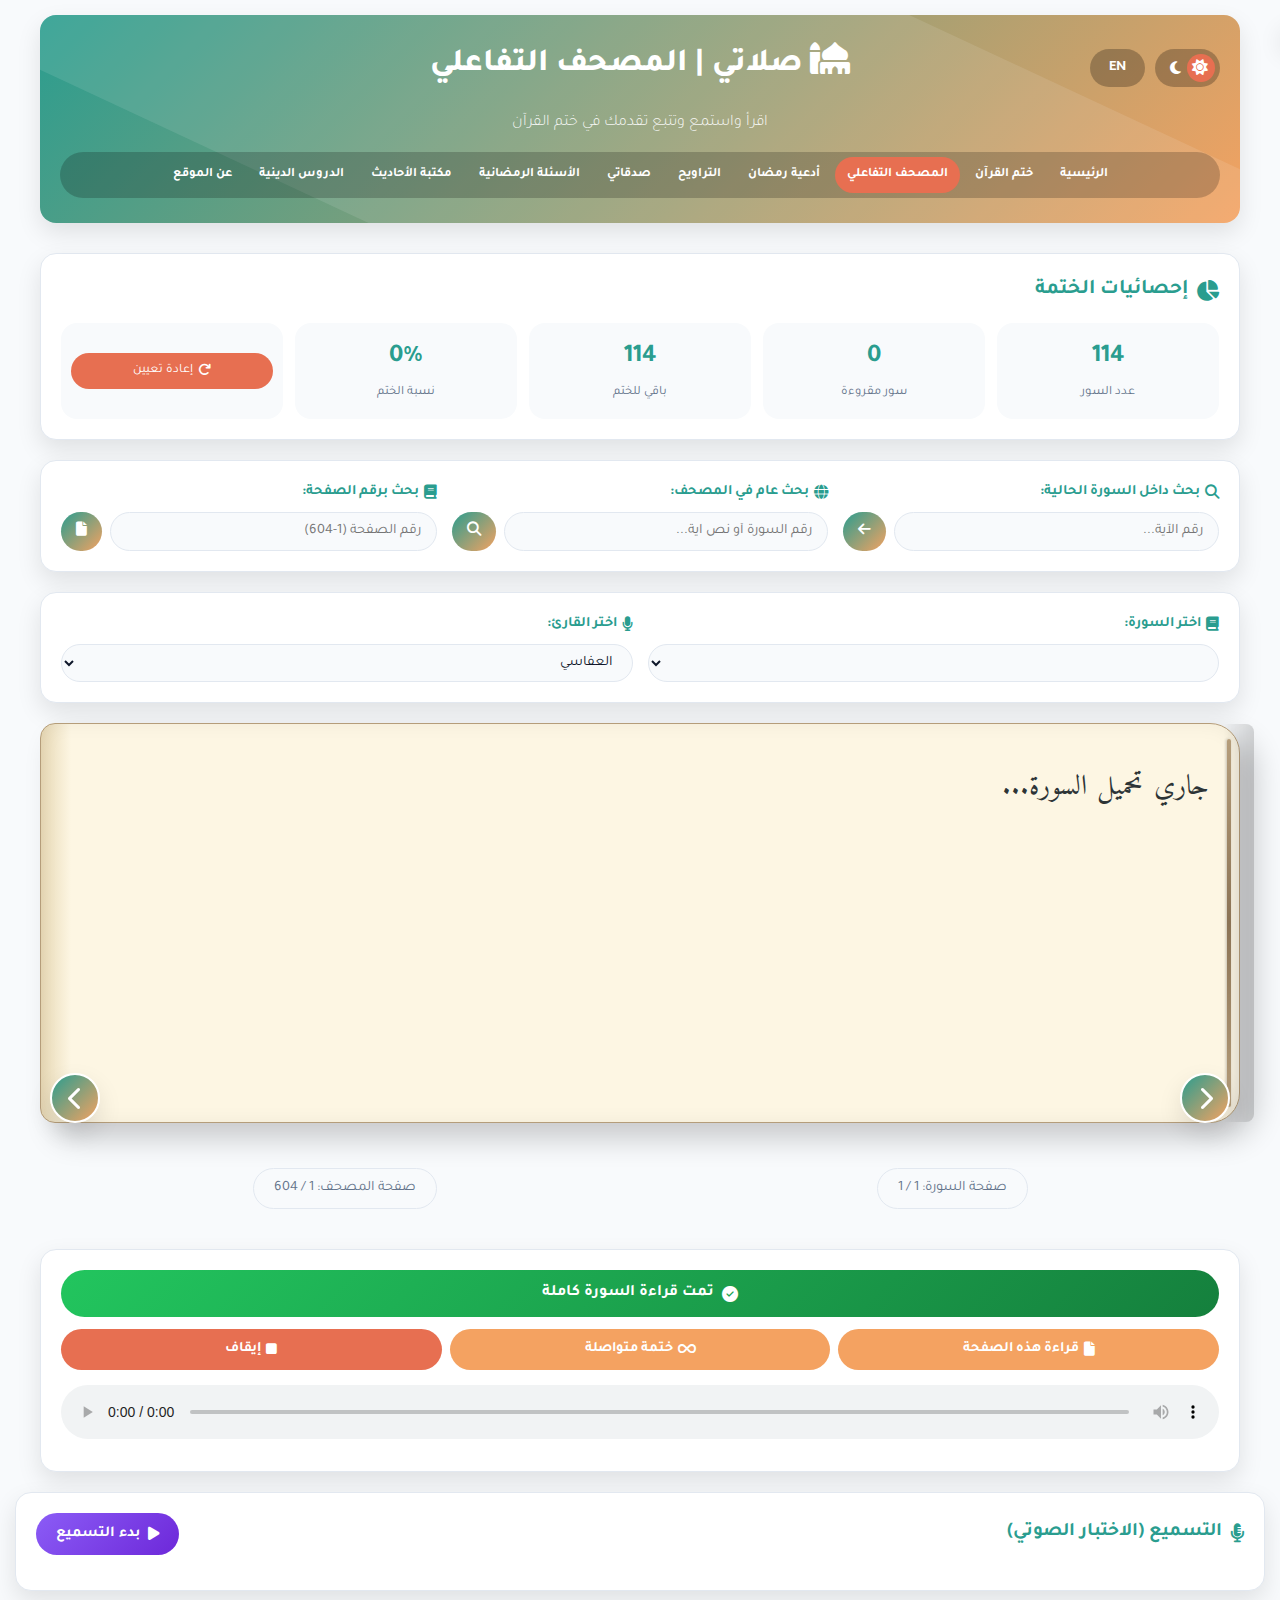
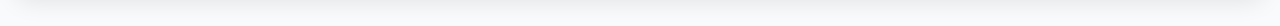
<file: quran.html>
<!DOCTYPE html>
<html lang="ar" dir="rtl">
<head>
    <meta charset="UTF-8">
    <meta name="viewport" content="width=device-width, initial-scale=1.0, maximum-scale=1.0, user-scalable=yes">
    <title>صلاتي - المصحف التفاعلي</title>
    <link rel="icon" href="data:image/svg+xml,<svg xmlns=%22http://www.w3.org/2000/svg%22 viewBox=%220 0 100 100%22><text y=%22.9em%22 font-size=%2290%22>🕌</text></svg>">
    <link rel="stylesheet" href="https://cdnjs.cloudflare.com/ajax/libs/font-awesome/6.4.0/css/all.min.css">
<link href="https://fonts.googleapis.com/css2?family=Tajawal:wght@300;400;500;700;800&family=Amiri:wght@400;700&family=Scheherazade+New:wght@400;700&family=Lateef:wght@400;700&display=swap" rel="stylesheet">    <style>
        /* ========== الأنماط الأساسية من تطبيق صلاتي ========== */
        :root {
            --primary-color: #2a9d8f;
            --primary-dark: #264653;
            --secondary-color: #e76f51;
            --accent-color: #f4a261;
            --background-color-light: #F8FAFC;
            --card-color-light: #FFFFFF;
            --text-color-light: #0F172A;
            --light-text-light: #64748B;
            --border-color-light: #E2E8F0;
            --background-color-dark: #0F172A;
            --card-color-dark: #1E293B;
            --text-color-dark: #F8FAFC;
            --light-text-dark: #94A3B8;
            --border-color-dark: #334155;

            --background-color: var(--background-color-light);
            --card-color: var(--card-color-light);
            --text-color: var(--text-color-light);
            --light-text: var(--light-text-light);
            --border-color: var(--border-color-light);
            
            --shadow: 0 10px 25px rgba(0, 0, 0, 0.1);
            --radius: 16px;
            --transition: all 0.3s ease;
            --gradient: linear-gradient(135deg, var(--primary-color) 0%, var(--accent-color) 100%);
            
            /* متغيرات للهاتف */
            --mobile-font-size: 18px;
            --tablet-font-size: 22px;
            --desktop-font-size: 28px;
        }

        body.dark-mode {
            --background-color: var(--background-color-dark);
            --card-color: var(--card-color-dark);
            --text-color: var(--text-color-dark);
            --light-text: var(--light-text-dark);
            --border-color: var(--border-color-dark);
            --shadow: 0 10px 25px rgba(0, 0, 0, 0.3);
        }

        * { 
            margin: 0; 
            padding: 0; 
            box-sizing: border-box; 
            font-family: 'Tajawal', sans-serif; 
            -webkit-tap-highlight-color: transparent;
        }

        body { 
            background-color: var(--background-color); 
            color: var(--text-color); 
            line-height: 1.6; 
            padding: 15px; 
            min-height: 100vh; 
            transition: background-color 0.3s, color 0.2s;
        }
        
        body::before { 
            content: ''; 
            position: fixed; 
            top: 0; 
            left: 0; 
            width: 100%; 
            height: 100vh; 
            background-color: var(--transition-bg, transparent); 
            z-index: 9999; 
            clip-path: circle(0% at var(--clip-x, 50%) var(--clip-y, 50%)); 
            transition: clip-path 0.6s cubic-bezier(0.65, 0, 0.35, 1); 
            pointer-events: none; 
        }
        body.transition-active::before { 
            clip-path: circle(150% at var(--clip-x, 50%) var(--clip-y, 50%)); 
        }

        .container { 
            max-width: 1200px; 
            margin: 0 auto; 
            width: 100%;
        }

        /* ===== الهيدر بنفس تصميم صلاتي ===== */
        header { 
            text-align: center; 
            margin-bottom: 30px; 
            padding: 25px 20px; 
            background: var(--gradient); 
            border-radius: var(--radius); 
            box-shadow: var(--shadow); 
            position: relative; 
            overflow: hidden; 
            color: white; 
        }
        
        @media (max-width: 768px) {
            header { padding: 20px 15px; margin-bottom: 20px; }
        }
        
        header::before { 
            content: ""; 
            position: absolute; 
            top: -50%; 
            left: -50%; 
            width: 200%; 
            height: 200%; 
            background: rgba(255, 255, 255, 0.1); 
            transform: rotate(25deg); 
        }
        .header-top { 
            display: flex; 
            justify-content: space-between; 
            align-items: center; 
            position: relative; 
            z-index: 2; 
            margin-bottom: 15px; 
            gap: 10px;
        }
        .header-controls { 
            display: flex; 
            align-items: center; 
            gap: 10px; 
        }

        .theme-switcher, .lang-switcher { 
            display: flex; 
            align-items: center; 
            justify-content: space-around; 
            background-color: rgba(0, 0, 0, 0.25); 
            padding: 5px 12px; 
            border-radius: 50px; 
            cursor: pointer; 
            position: relative; 
            height: 38px; 
            color: white;
            gap: 6px;
            font-size: 0.9rem;
        }
        .theme-switcher { width: 65px; }
        .lang-switcher { 
            width: 55px; 
            justify-content: center; 
            font-weight: bold; 
        }
        
        .theme-switcher-handle { 
            position: absolute; 
            width: 28px; 
            height: 28px; 
            background-color: var(--secondary-color); 
            border-radius: 50%; 
            transition: transform 0.4s cubic-bezier(0.68, -0.55, 0.27, 1.55); 
            top: 5px; 
        }
        html[dir="rtl"] .theme-switcher-handle { right: 5px; }
        html[dir="ltr"] .theme-switcher-handle { left: 5px; }
        
        html[dir="rtl"] body.dark-mode .theme-switcher-handle { transform: translateX(-28px); }
        html[dir="ltr"] body.dark-mode .theme-switcher-handle { transform: translateX(28px); }
        
        .theme-switcher i { 
            width: 25px; 
            height: 25px; 
            display: flex; 
            align-items: center; 
            justify-content: center; 
            color: white; 
            z-index: 1; 
            transition: transform 0.3s ease, color 0.3s ease; 
            font-size: 0.9rem;
        }
        body:not(.dark-mode) .fa-sun { color: #fff; transform: scale(1.1) rotate(360deg); }
        body.dark-mode .fa-moon { color: #fff; transform: scale(1.1) rotate(360deg); }
        
        h1 { 
            margin-bottom: 5px; 
            font-size: 2rem; 
            position: relative; 
            font-weight: 800; 
        }
        
        @media (max-width: 768px) {
            h1 { font-size: 1.5rem; }
        }
        
        .subtitle { 
            font-size: 1rem; 
            opacity: 0.9; 
            font-weight: 300; 
        }
        
        @media (max-width: 768px) {
            .subtitle { font-size: 0.85rem; }
        }

        /* ===== شريط التنقل الرئيسي ===== */
        .main-nav { 
            display: flex; 
            justify-content: center; 
            background-color: rgba(0,0,0,0.2); 
            border-radius: 50px; 
            padding: 5px; 
            margin-top: 15px; 
            position: relative; 
            z-index: 2; 
            flex-wrap: wrap; 
            gap: 3px;
        }
        .nav-tab { 
            background-color: transparent; 
            border: none; 
            color: white; 
            padding: 8px 12px; 
            border-radius: 50px; 
            cursor: pointer; 
            transition: var(--transition); 
            font-weight: bold; 
            font-size: 0.8rem; 
            display: flex;
            align-items: center;
            gap: 4px;
            text-decoration: none;
            white-space: nowrap;
        }
        .nav-tab.active { 
            background-color: var(--secondary-color); 
        }
        .nav-tab i { font-size: 0.8rem; }
        
        @media (max-width: 900px) {
            .main-nav { 
                overflow-x: auto;
                justify-content: flex-start;
                padding: 5px 10px;
                -webkit-overflow-scrolling: touch;
                scrollbar-width: none;
            }
            .main-nav::-webkit-scrollbar { display: none; }
        }

        /* ===== الإحصائيات ===== */
        .stats-section {
            background-color: var(--card-color);
            border: 1px solid var(--border-color);
            border-radius: var(--radius);
            padding: 20px;
            margin-bottom: 20px;
            box-shadow: var(--shadow);
        }
        
        .stats-section h2 {
            color: var(--primary-color);
            margin-bottom: 15px;
            display: flex;
            align-items: center;
            gap: 8px;
            font-size: 1.3rem;
        }
        
        .stats-grid {
            display: grid;
            grid-template-columns: repeat(auto-fit, minmax(120px, 1fr));
            gap: 12px;
        }
        
        .stat-item {
            text-align: center;
            padding: 15px 10px;
            background: var(--background-color);
            border-radius: var(--radius);
            transition: var(--transition);
        }
        
        .stat-item:hover {
            transform: translateY(-3px);
            box-shadow: var(--shadow);
        }
        
        .stat-value {
            font-size: 1.6rem;
            font-weight: bold;
            margin-bottom: 5px;
            color: var(--primary-color);
        }
        
        .stat-label {
            color: var(--light-text);
            font-size: 0.8rem;
        }
        
        .stat-reset {
            display: flex;
            align-items: center;
            justify-content: center;
        }
        
        .reset-btn {
            background: var(--secondary-color);
            color: white;
            border: none;
            padding: 10px 12px;
            border-radius: 50px;
            font-size: 0.8rem;
            cursor: pointer;
            transition: var(--transition);
            display: flex;
            align-items: center;
            gap: 5px;
            width: 100%;
            justify-content: center;
        }
        
        .reset-btn:hover {
            transform: translateY(-3px);
            box-shadow: var(--shadow);
        }

        /* ===== أدوات البحث ===== */
        .search-section {
            background-color: var(--card-color);
            border: 1px solid var(--border-color);
            border-radius: var(--radius);
            padding: 20px;
            margin-bottom: 20px;
            box-shadow: var(--shadow);
        }
        
        .search-grid {
            display: grid;
            grid-template-columns: repeat(auto-fit, minmax(250px, 1fr));
            gap: 15px;
        }
        
        .search-box {
            display: flex;
            flex-direction: column;
            gap: 8px;
        }
        
        .search-box label {
            color: var(--primary-color);
            font-weight: bold;
            display: flex;
            align-items: center;
            gap: 5px;
            font-size: 0.9rem;
        }
        
        .search-input-group {
            display: flex;
            gap: 8px;
        }
        
        .search-input-group input {
            flex: 1;
            padding: 10px 15px;
            border-radius: 50px;
            border: 1px solid var(--border-color);
            background: var(--background-color);
            color: var(--text-color);
            font-size: 0.9rem;
            min-width: 0;
        }
        
        .search-btn {
            padding: 10px 15px;
            border: none;
            border-radius: 50px;
            background: var(--gradient);
            color: white;
            font-weight: bold;
            cursor: pointer;
            transition: var(--transition);
            white-space: nowrap;
            font-size: 0.9rem;
        }
        
        .search-btn:hover {
            transform: translateY(-3px);
            box-shadow: var(--shadow);
        }

        /* ===== اختيار السورة والقارئ ===== */
        .selection-section {
            background-color: var(--card-color);
            border: 1px solid var(--border-color);
            border-radius: var(--radius);
            padding: 20px;
            margin-bottom: 20px;
            box-shadow: var(--shadow);
        }
        
        .selection-grid {
            display: grid;
            grid-template-columns: repeat(auto-fit, minmax(200px, 1fr));
            gap: 15px;
        }
        
        .selection-box {
            display: flex;
            flex-direction: column;
            gap: 8px;
        }
        
        .selection-box label {
            color: var(--primary-color);
            font-weight: bold;
            display: flex;
            align-items: center;
            gap: 5px;
            font-size: 0.9rem;
        }
        
        .selection-box select {
            padding: 10px 15px;
            border-radius: 50px;
            border: 1px solid var(--border-color);
            background: var(--background-color);
            color: var(--text-color);
            font-size: 0.9rem;
            cursor: pointer;
            width: 100%;
        }

        /* ===== المصحف على شكل كتاب ===== */
        .mushaf-container {
            position: relative;
            margin-bottom: 20px;
            perspective: 2000px;
        }
        
        .book {
            background: #fdf6e3;
            color: #2d3436;
            border-radius: 15px 30px 30px 15px;
            padding: 25px 30px;
            min-height: 400px;
            font-family: 'Amiri', 'Scheherazade New', serif;
            font-size: var(--desktop-font-size);
            line-height: 2.8;
            text-align: justify;
            position: relative;
            box-shadow: 
                15px 15px 30px rgba(0,0,0,0.2),
                inset 0 0 20px rgba(0,0,0,0.05);
            touch-action: pan-y;
            border: 1px solid #b59d7a;
            transform-style: preserve-3d;
            transition: transform 0.5s;
            background-image: 
                linear-gradient(to left, rgba(255,255,255,0.2) 0px, rgba(255,255,255,0) 10px),
                linear-gradient(to right, #e8d9b5 0px, #fdf6e3 30px);
            background-size: 25px 100%, 100% 100%;
            background-repeat: no-repeat;
            background-position: right top, left top;
            word-spacing: 2px;
            overflow-wrap: break-word;
        }
        
        @media (max-width: 768px) {
            .book {
                font-size: var(--mobile-font-size);
                padding: 20px 25px;
                line-height: 2.5;
                min-height: 350px;
            }
        }
        
        @media (min-width: 769px) and (max-width: 1024px) {
            .book {
                font-size: var(--tablet-font-size);
                padding: 25px 30px;
            }
        }
        
        /* تأثير ظل الكتاب */
        .book::before {
            content: '';
            position: absolute;
            top: 0;
            right: -15px;
            width: 30px;
            height: 100%;
            background: linear-gradient(to left, rgba(0,0,0,0.15), transparent);
            border-radius: 0 8px 8px 0;
            pointer-events: none;
        }
        
        @media (max-width: 768px) {
            .book::before {
                right: -10px;
                width: 20px;
            }
        }
        
        /* تجليد الكتاب */
        .book::after {
            content: '';
            position: absolute;
            top: 15px;
            bottom: 15px;
            right: 8px;
            width: 4px;
            background: linear-gradient(to bottom, #b59d7a, #8b7355, #b59d7a);
            border-radius: 4px;
            box-shadow: -1px 0 3px rgba(0,0,0,0.2);
        }
        
        @media (max-width: 768px) {
            .book::after {
                right: 5px;
                width: 3px;
            }
        }
        
        .surah-title {
            text-align: center;
            font-size: 2.5rem;
            color: #8b7355;
            margin-bottom: 20px;
            border-bottom: 2px double #d4af37;
            display: inline-block;
            width: 100%;
            padding-bottom: 10px;
            font-weight: bold;
            text-shadow: 1px 1px 2px rgba(0,0,0,0.1);
        }
        
        @media (max-width: 768px) {
            .surah-title {
                font-size: 1.8rem;
                margin-bottom: 15px;
            }
        }
        
        .basmalah {
            text-align: center;
            font-size: 1.8rem;
            margin-bottom: 20px;
            color: #065f46;
            font-weight: bold;
            font-family: 'Amiri', serif;
            border-bottom: 1px dashed #d4af37;
            padding-bottom: 15px;
        }
        
        @media (max-width: 768px) {
            .basmalah {
                font-size: 1.3rem;
                margin-bottom: 15px;
            }
        }
        
        /* تحسين عرض النص القرآني */
.ayah {
    font-family: 'Amiri', 'Scheherazade New', 'Lateef', 'Traditional Arabic', serif !important;
    font-size: 1.8rem !important;
    line-height: 3.2 !important;
    font-weight: 400 !important;
    font-feature-settings: "kern" 1, "liga" 1 !important;
    -webkit-font-smoothing: antialiased;
    -moz-osx-font-smoothing: grayscale;
    text-rendering: optimizeLegibility;
}

/* تحسين عرض الحروف المقطعة */
.ayah[data-has-special-chars="true"] {
    font-family: 'Amiri', 'Scheherazade New', 'Traditional Arabic', serif !important;
    letter-spacing: normal !important;
    word-spacing: normal !important;
}

/* تحسين البسملة */
.basmalah {
    font-family: 'Amiri', 'Scheherazade New', serif !important;
    font-size: 2rem !important;
    color: #065f46;
    margin-bottom: 25px;
    font-weight: 700 !important;
    text-shadow: 1px 1px 2px rgba(0,0,0,0.05);
}

/* تحسين أرقام الآيات */
.ayah-number {
    font-family: 'Tajawal', sans-serif !important;
    font-size: 1rem !important;
    color: #8b7355;
    margin: 0 5px;
    display: inline-block;
    transform: translateY(-5px);
}

/* تحسين عنوان السورة */
.surah-title {
    font-family: 'Amiri', 'Scheherazade New', serif !important;
    font-size: 2.5rem !important;
    font-weight: 700 !important;
    color: #8b7355;
    text-shadow: 2px 2px 4px rgba(0,0,0,0.1);
}

/* للهواتف */
@media (max-width: 768px) {
    .ayah {
        font-size: 1.4rem !important;
        line-height: 2.8 !important;
    }
    .basmalah {
        font-size: 1.5rem !important;
    }
    .surah-title {
        font-size: 1.8rem !important;
    }
}

        .ayah {
            cursor: pointer;
            padding: 2px 4px;
            border-radius: 6px;
            transition: 0.3s;
            display: inline;
            position: relative;
        }
        
        .ayah:hover {
            background: rgba(212, 175, 55, 0.15);
        }
        
        .highlight {
            background: #fde68a;
            color: #000;
            box-shadow: 0 0 12px #fde68a;
            border-radius: 6px;
        }
        
        .ayah-number {
            color: #8b7355;
            font-size: 0.8em;
            margin: 0 3px;
            font-family: 'Tajawal', sans-serif;
            display: inline-block;
            transform: translateY(-2px);
        }

        /* أزرار التقليب */
        .flip-buttons {
            display: flex;
            justify-content: space-between;
            margin-top: -50px;
            position: relative;
            z-index: 20;
            padding: 0 10px;
            pointer-events: none;
        }
        
        .flip-btn {
            pointer-events: auto;
            width: 50px;
            height: 50px;
            border-radius: 50%;
            background: var(--gradient);
            color: white;
            font-size: 24px;
            border: 2px solid white;
            cursor: pointer;
            transition: var(--transition);
            box-shadow: var(--shadow);
            display: flex;
            align-items: center;
            justify-content: center;
        }
        
        @media (max-width: 768px) {
            .flip-buttons {
                margin-top: -35px;
            }
            .flip-btn {
                width: 40px;
                height: 40px;
                font-size: 18px;
                border-width: 2px;
            }
        }
        
        .flip-btn:hover {
            transform: translateY(-3px) scale(1.05);
            box-shadow: 0 8px 20px rgba(0,0,0,0.25);
        }
        
        .flip-btn:active {
            transform: translateY(0) scale(0.95);
        }

        /* معلومات الصفحة */
        .page-info {
            text-align: center;
            margin: 25px auto 20px;
            color: var(--light-text);
            font-size: 0.9rem;
            background: var(--background-color);
            padding: 8px 20px;
            border-radius: 50px;
            display: inline-block;
            width: auto;
            border: 1px solid var(--border-color);
        }

        /* ===== أزرار التحكم ===== */
        .action-section {
            background-color: var(--card-color);
            border: 1px solid var(--border-color);
            border-radius: var(--radius);
            padding: 20px;
            margin-bottom: 20px;
            box-shadow: var(--shadow);
        }
        
        .action-grid {
            display: grid;
            grid-template-columns: 1fr;
            gap: 12px;
        }
        
        .read-btn {
            padding: 14px;
            border: none;
            border-radius: 50px;
            background: linear-gradient(135deg, #22c55e, #15803d);
            color: white;
            font-weight: bold;
            font-size: 1rem;
            cursor: pointer;
            transition: var(--transition);
            display: flex;
            align-items: center;
            justify-content: center;
            gap: 8px;
        }
        
        .read-btn.is-read {
            background: linear-gradient(135deg, #64748b, #475569);
        }
        
        .read-btn:hover {
            transform: translateY(-3px);
            box-shadow: var(--shadow);
        }
        
        .play-btns {
            display: grid;
            grid-template-columns: 1fr 1fr 1fr;
            gap: 8px;
        }
        
        @media (max-width: 500px) {
            .play-btns {
                grid-template-columns: 1fr;
            }
        }
        
        .play-btns button {
            padding: 12px;
            border: none;
            border-radius: 50px;
            background: var(--accent-color);
            color: white;
            font-weight: bold;
            font-size: 0.9rem;
            cursor: pointer;
            transition: var(--transition);
            display: flex;
            align-items: center;
            justify-content: center;
            gap: 5px;
        }
        
        .play-btns button.stop {
            background: var(--secondary-color);
        }
        
        .play-btns button:hover {
            transform: translateY(-3px);
            box-shadow: var(--shadow);
        }

        audio {
            width: 100%;
            margin-top: 15px;
            border-radius: 10px;
        }

        /* ===== زر العودة للأعلى المحسن ===== */
        #back-to-top-btn {
            position: fixed;
            bottom: 25px;
            right: 25px;
            width: 55px;
            height: 55px;
            background: var(--gradient);
            color: white;
            border: none;
            border-radius: 50%;
            display: flex;
            align-items: center;
            justify-content: center;
            font-size: 1.3rem;
            cursor: pointer;
            box-shadow: 0 4px 15px rgba(0,0,0,0.3);
            opacity: 0;
            visibility: hidden;
            transform: translateY(20px) scale(0.9);
            transition: all 0.3s cubic-bezier(0.175, 0.885, 0.32, 1.275);
            z-index: 1500;
            border: 3px solid white;
        }
        
        #back-to-top-btn.show {
            opacity: 1;
            visibility: visible;
            transform: translateY(0) scale(1);
        }
        
        #back-to-top-btn:hover {
            transform: translateY(-5px) scale(1.1);
            box-shadow: 0 8px 25px rgba(0,0,0,0.4);
        }
        
        #back-to-top-btn:active {
            transform: translateY(0) scale(0.95);
        }
        
        @media (max-width: 768px) {
            #back-to-top-btn {
                width: 45px;
                height: 45px;
                font-size: 1.1rem;
                bottom: 20px;
                right: 20px;
            }
        }

        .notification { 
            position: fixed; 
            top: 20px; 
            right: 20px; 
            background: var(--gradient); 
            color: white; 
            padding: 12px 20px; 
            border-radius: 50px; 
            box-shadow: var(--shadow); 
            transform: translateX(150%); 
            transition: transform 0.4s ease; 
            z-index: 3000; 
            display: flex; 
            align-items: center; 
            gap: 8px; 
            max-width: 300px; 
            font-size: 0.9rem;
        }
        .notification.show { 
            transform: translateX(0); 
        }

        @media (max-width: 768px) {
            .notification {
                top: 10px;
                right: 10px;
                left: 10px;
                max-width: none;
            }
        }

        /* تحسينات عامة للهاتف */
        @media (max-width: 768px) {
            .container { padding: 0; }
            body { padding: 10px; }
            
            .stats-grid {
                grid-template-columns: repeat(2, 1fr);
            }
            
            .search-grid {
                grid-template-columns: 1fr;
            }
            
            .selection-grid {
                grid-template-columns: 1fr;
            }
        }
        /* ===== ميزة التسميع (الاختبار الصوتي) ===== */
.memorization-section {
    background-color: var(--card-color);
    border: 1px solid var(--border-color);
    border-radius: var(--radius);
    padding: 20px;
    margin-bottom: 20px;
    box-shadow: var(--shadow);
}

.memorization-header {
    display: flex;
    align-items: center;
    justify-content: space-between;
    flex-wrap: wrap;
    gap: 15px;
    margin-bottom: 15px;
}

.memorization-header h3 {
    color: var(--primary-color);
    display: flex;
    align-items: center;
    gap: 8px;
    font-size: 1.2rem;
}

.memorization-controls {
    display: flex;
    gap: 10px;
    flex-wrap: wrap;
}

.memorization-btn {
    padding: 12px 20px;
    border: none;
    border-radius: 50px;
    font-weight: bold;
    cursor: pointer;
    transition: var(--transition);
    display: flex;
    align-items: center;
    gap: 8px;
    font-size: 0.95rem;
}

.memorization-btn.start {
    background: linear-gradient(135deg, #8b5cf6, #6d28d9);
    color: white;
}

.memorization-btn.stop {
    background: linear-gradient(135deg, #ef4444, #b91c1c);
    color: white;
}

.memorization-btn:disabled {
    opacity: 0.5;
    cursor: not-allowed;
    transform: none !important;
}



/* وضع التسميع - إخفاء الآيات */
.memorization-mode .ayah {
    color: transparent !important;  /* إخفاء النص */
    background: transparent !important; /* إزالة الخلفية */
    user-select: none;
    cursor: pointer;
    transition: all 0.3s ease;
    text-shadow: none !important;
}

/* منع تحديد النص المخفي */
.memorization-mode .ayah {
    -webkit-user-select: none;
    -moz-user-select: none;
    -ms-user-select: none;
    user-select: none;
}

/* إظهار أرقام الآيات فقط */
.memorization-mode .ayah .ayah-number {
    color: #8b7355 !important;
    visibility: visible !important;
    display: inline-block !important;
    font-size: 1rem !important;
    opacity: 1 !important;
    background: transparent !important;
    position: relative;
    z-index: 5;
}




/* مؤشر التسجيل */
.recording-indicator {
    display: inline-flex;
    align-items: center;
    gap: 8px;
    padding: 8px 15px;
    border-radius: 50px;
    background: rgba(239, 68, 68, 0.2);
    color: #ef4444;
    font-weight: bold;
    animation: pulse-red 1.5s infinite;
}

@keyframes pulse-red {
    0% { opacity: 0.7; transform: scale(1); }
    50% { opacity: 1; transform: scale(1.05); }
    100% { opacity: 0.7; transform: scale(1); }
}

.recording-indicator i {
    animation: mic-pulse 1s infinite;
}

@keyframes mic-pulse {
    0% { transform: scale(1); }
    50% { transform: scale(1.2); }
    100% { transform: scale(1); }
}

/* نتيجة المقارنة */
.ayah.correct-match {
    background: rgba(34, 197, 94, 0.3) !important;
    border: 2px solid #22c55e !important;
    animation: correct-flash 0.5s;
}

.ayah.wrong-match {
    background: rgba(239, 68, 68, 0.3) !important;
    border: 2px solid #ef4444 !important;
    animation: wrong-shake 0.5s;
}

@keyframes correct-flash {
    0%, 100% { background: rgba(34, 197, 94, 0.3); }
    50% { background: rgba(34, 197, 94, 0.6); }
}

@keyframes wrong-shake {
    0%, 100% { transform: translateX(0); }
    25% { transform: translateX(-10px); }
    75% { transform: translateX(10px); }
}

/* رسالة النتيجة */
.result-message {
    margin-top: 15px;
    padding: 12px;
    border-radius: var(--radius);
    text-align: center;
    font-weight: bold;
    animation: slideDown 0.3s;
}

.result-message.success {
    background: rgba(34, 197, 94, 0.2);
    color: #22c55e;
    border: 1px solid #22c55e;
}

.result-message.error {
    background: rgba(239, 68, 68, 0.2);
    color: #ef4444;
    border: 1px solid #ef4444;
}

@keyframes slideDown {
    from { opacity: 0; transform: translateY(-10px); }
    to { opacity: 1; transform: translateY(0); }
}

/* عداد التقدم */
.memorization-progress {
    margin-top: 15px;
    padding: 15px;
    background: var(--background-color);
    border-radius: var(--radius);
}

.progress-stats {
    display: flex;
    justify-content: space-between;
    margin-bottom: 10px;
    color: var(--light-text);
    font-size: 0.9rem;
}

.progress-bar-container {
    width: 100%;
    height: 10px;
    background: var(--border-color);
    border-radius: 5px;
    overflow: hidden;
}

.progress-bar-fill {
    height: 100%;
    background: linear-gradient(to right, #8b5cf6, #6d28d9);
    transition: width 0.3s ease;
}

/* للهواتف */
@media (max-width: 768px) {
    .memorization-header {
        flex-direction: column;
        align-items: stretch;
    }
    
    .memorization-controls {
        justify-content: stretch;
    }
    
    .memorization-btn {
        flex: 1;
        justify-content: center;
    }
}
/* ألوان تصحيح الكلمات داخل الآية */
.word-correct {
    color: #065f46; /* أخضر غامق للكلمات الصحيحة */
    transition: all 0.3s;
}

.word-error {
    color: #ef4444; /* أحمر للكلمة التي لم ينطقها المستخدم */
    text-decoration: underline wavy #ef4444; /* خط متعرج تحت الكلمة الخطأ */
    font-weight: bold;
}

.memorization-mode .ayah.revealed {
    background: rgba(255, 255, 255, 0.9) !important;
    color: #334155 !important;
}
/* تنسيق الآية عند ظهورها في وضع التسميع */
.memorization-mode .ayah.revealed {
    background: white !important; /* أو اللون الذي تفضله للمربع */
    padding: 5px 10px !important;
    border-radius: 8px !important;
    display: inline-block !important; /* يجعل الرقم يظهر بجانب النص */
    color: #2d3436 !important;
    box-shadow: 0 2px 5px rgba(0,0,0,0.1) !important;
    unicode-bidi: isolate; /* للحفاظ على اتجاه النص العربي مع الأرقام */
}

/* التأكد من أن رقم الآية لا يختفي ولا يتحرك بعيداً */
.memorization-mode .ayah.revealed .ayah-number {
    display: inline-block !important;
    margin-right: 5px !important;
    font-family: 'Tajawal', sans-serif !important;
}
    </style>
</head>
<body>
    <div class="container">
        <header>
            <div class="header-top">
                <div class="header-controls">
                    <div class="theme-switcher" id="theme-switcher" title="تبديل المظهر">
                        <div class="theme-switcher-handle"></div>
                        <i class="fas fa-sun"></i>
                        <i class="fas fa-moon"></i>
                    </div>
                    <div class="lang-switcher" id="lang-switcher" title="تغيير اللغة">
                        <span id="lang-toggle">EN</span>
                    </div>
                </div>
                <div style="flex-grow: 1;"></div>
                <h1>
                    <i class="fas fa-mosque"></i>
                    <span data-key="appTitle">صلاتي</span>
                    <span class="title-separator"> | </span>
                    <span data-key="pageTitle">المصحف التفاعلي</span>
                </h1>
                <div style="flex-grow: 1;"></div>
                <div class="header-controls" style="visibility: hidden;">
                    <div class="theme-switcher"></div>
                    <div class="lang-switcher"></div>
                </div>
            </div>
            
            <p class="subtitle" data-key="subtitle">اقرأ واستمع وتتبع تقدمك في ختم القرآن</p>

            <!-- شريط التنقل الرئيسي -->
            <div class="main-nav">
                <a href="index.html" class="nav-tab" data-key="navHome"><i class="fas fa-home"></i> الرئيسية</a>
                <a href="Taktem.html" class="nav-tab" data-key="navQuran"><i class="fas fa-quran"></i> ختم القرآن</a>
                <a href="quran.html" class="nav-tab active" data-key="navMushaf"><i class="fas fa-book-open"></i> المصحف التفاعلي</a>
                <a href="azkar_ramadan.html" class="nav-tab" data-key="navDuas"><i class="fas fa-praying-hands"></i> أدعية رمضان</a>
                <a href="traweh.html" class="nav-tab" data-key="navTaraweeh"><i class="fas fa-mosque"></i> التراويح</a>
                <a href="sadakate.html" class="nav-tab" data-key="navSadaqati"><i class="fas fa-hand-holding-heart"></i> صدقاتي</a>
                <a href="mosabaka.html" class="nav-tab" data-key="navQuestions"><i class="fas fa-question-circle"></i> الأسئلة الرمضانية</a>
                <a href="ahades.html" class="nav-tab" data-key="navHadith"><i class="fas fa-book-open"></i> مكتبة الأحاديث</a>
                <a href="lessons.html" class="nav-tab" data-key="navVideos"><i class="fas fa-video"></i> الدروس</a>
                <a href="about.html" class="nav-tab" data-key="navAbout"><i class="fas fa-info-circle"></i> عن الموقع</a>
            </div>
        </header>

        <main>
            <!-- الإحصائيات -->
            <div class="stats-section">
                <h2><i class="fas fa-chart-pie"></i> <span data-key="statsTitle">إحصائيات الختمة</span></h2>
                <div class="stats-grid">
                    <div class="stat-item">
                        <div class="stat-value">114</div>
                        <div class="stat-label" data-key="totalSurahs">عدد السور</div>
                    </div>
                    <div class="stat-item">
                        <div class="stat-value" id="readSurahs">0</div>
                        <div class="stat-label" data-key="readSurahs">سور مقروءة</div>
                    </div>
                    <div class="stat-item">
                        <div class="stat-value" id="remainingSurahs">114</div>
                        <div class="stat-label" data-key="remainingSurahs">باقي للختم</div>
                    </div>
                    <div class="stat-item">
                        <div class="stat-value" id="progress">0%</div>
                        <div class="stat-label" data-key="progress">نسبة الختم</div>
                    </div>
                    <div class="stat-item stat-reset">
                        <button class="reset-btn" onclick="resetStats()">
                            <i class="fas fa-redo"></i> <span data-key="reset">إعادة تعيين</span>
                        </button>
                    </div>
                </div>
            </div>

            <!-- أدوات البحث -->
           <!-- أدوات البحث (بعد تعديلها) -->
<div class="search-section">
    <div class="search-grid">
        <div class="search-box">
            <label><i class="fas fa-search"></i> <span data-key="localSearch">بحث داخل السورة الحالية:</span></label>
            <div class="search-input-group">
                <input type="number" id="localSearch" placeholder="رقم الآية...">
                <button class="search-btn" onclick="searchInsideSurah()"><i class="fas fa-arrow-left"></i></button>
            </div>
        </div>
        <div class="search-box">
            <label><i class="fas fa-globe"></i> <span data-key="globalSearch">بحث عام في المصحف:</span></label>
            <div class="search-input-group">
                <input type="text" id="globalSearch" placeholder="رقم السورة أو نص آية...">
                <button class="search-btn" onclick="searchGlobal()"><i class="fas fa-search"></i></button>
            </div>
        </div>
        <!-- حقل بحث برقم الصفحة (جديد) -->
        <div class="search-box">
            <label><i class="fas fa-book"></i> <span data-key="pageSearch">بحث برقم الصفحة:</span></label>
            <div class="search-input-group">
                <input type="number" id="pageSearch" placeholder="رقم الصفحة (1-604)" min="1" max="604">
                <button class="search-btn" onclick="searchByPage()"><i class="fas fa-file"></i></button>
            </div>
        </div>
    </div>
</div>

            <!-- اختيار السورة والقارئ -->
            <div class="selection-section">
                <div class="selection-grid">
                    <div class="selection-box">
                        <label><i class="fas fa-book"></i> <span data-key="selectSurah">اختر السورة:</span></label>
                        <select id="surahSelect"></select>
                    </div>
                    <div class="selection-box">
                        <label><i class="fas fa-microphone"></i> <span data-key="selectReciter">اختر القارئ:</span></label>
                        <select id="reciterSelect">
                            <option value="ar.alafasy">العفاسي</option>
                            <option value="ar.mahermuaiqly">المعيقلي</option>
                            <option value="ar.husary">الحصري</option>
                            <option value="ar.minshawi">المنشاوي</option>
                        </select>
                    </div>
                </div>
            </div>

            <!-- المصحف على شكل كتاب -->
            <div class="mushaf-container">
                <div class="book" id="book" 
                     ontouchstart="handleTouchStart(event)" 
                     ontouchmove="handleTouchMove(event)" 
                     ontouchend="handleTouchEnd(event)">
                    جاري تحميل السورة...
                </div>
                
                <!-- أزرار التقليب -->
                <div class="flip-buttons">
                    <button class="flip-btn" onclick="prevPage()">
                        <i class="fas fa-chevron-right"></i>
                    </button>
                    <button class="flip-btn" onclick="nextPage()">
                        <i class="fas fa-chevron-left"></i>
                    </button>
                </div>
            </div>

<!-- بعد تعديل قسم معلومات الصفحة -->
<div style="display: flex; justify-content: center; align-items: center; gap: 15px; flex-wrap: wrap; margin: 20px 0;">
    <div class="page-info" id="pageInfo">صفحة السورة: 1 / 1</div>
    <div class="page-info" id="quranPageInfo">صفحة المصحف: 1 / 604</div>
</div>
            <!-- أزرار التحكم -->
            <div class="action-section">
                <div class="action-grid">
                    <button id="markReadBtn" class="read-btn" onclick="toggleSurahRead()">
                        <i class="fas fa-check-circle"></i> <span data-key="markRead">تمت قراءة السورة كاملة</span>
                    </button>
                    <div class="play-btns">
                        <button onclick="playAuto('pageOnly')"><i class="fas fa-file"></i> <span data-key="playPage">قراءة هذه الصفحة</span></button>
                        <button onclick="playAuto('endless')"><i class="fas fa-infinity"></i> <span data-key="playEndless">ختمة متواصلة</span></button>
                        <button class="stop" onclick="stopAudio()"><i class="fas fa-stop"></i> <span data-key="stop">إيقاف</span></button>
                    </div>
                </div>
                <audio id="audio" controls></audio>
            </div>
        </main>
    </div>

    <!-- قسم التسميع (الاختبار الصوتي) -->
<div class="memorization-section" id="memorizationSection">
    <div class="memorization-header">
        <h3><i class="fas fa-microphone-alt"></i> <span data-key="memorization">التسميع (الاختبار الصوتي)</span></h3>
        <div class="memorization-controls">
            <button class="memorization-btn start" id="startMemorizationBtn" onclick="toggleMemorization()">
                <i class="fas fa-play"></i> <span data-key="startTest">بدء التسميع</span>
            </button>
            <button class="memorization-btn stop" id="stopMemorizationBtn" onclick="stopMemorization()" style="display: none;">
                <i class="fas fa-stop"></i> <span data-key="stopTest">إيقاف التسميع</span>
            </button>
        </div>
    </div>
    
    <div id="recordingIndicator" style="display: none;" class="recording-indicator">
        <i class="fas fa-microphone"></i>
        <span data-key="listening">... جاري الاستماع</span>
    </div>
    
    <div id="resultMessage" class="result-message" style="display: none;"></div>
    
    <div class="memorization-progress" id="memorizationProgress" style="display: none;">
        <div class="progress-stats">
            <span data-key="testProgress">التقدم في الاختبار</span>
            <span id="progressCount">0 / 0</span>
        </div>
        <div class="progress-bar-container">
            <div class="progress-bar-fill" id="progressBarFill" style="width: 0%;"></div>
        </div>
    </div>
</div>

    <!-- زر العودة للأعلى المحسن -->
    <button id="back-to-top-btn" title="العودة للأعلى">
        <i class="fas fa-arrow-up"></i>
    </button>
    
    <div class="notification" id="notification"></div>

    <script>
        (function() {
            // --- عناصر DOM للثيم واللغة ---
            const themeSwitcher = document.getElementById('theme-switcher');
            const langSwitcher = document.getElementById('lang-switcher');
            const notification = document.getElementById('notification');
            const backToTopBtn = document.getElementById('back-to-top-btn');

            // --- متغيرات المصحف ---
            let ayahs = [];
            let currentPage = 0;
            const perPage = 10; 
            let currentSurah = 1;
            let currentSurahName = "";
            let playMode = 'single';
            let currentAyahIndex = 0;
            // في قسم ربط الدوال
window.searchByPage = searchByPage;
            const audio = document.getElementById("audio");
            const book = document.getElementById("book");
            const markReadBtn = document.getElementById("markReadBtn");
            const BASMALAH = "بِسْمِ اللَّهِ الرَّحْمَٰنِ الرَّحِيمِ";

            let readSurahs = JSON.parse(localStorage.getItem("readSurahs")) || [];

            // --- متغيرات التمرير باللمس ---
            let touchStartX = 0;
            let touchEndX = 0;
            const minSwipeDistance = 40; // أقل مسافة للتمرير

            // --- الترجمات ---
            const translations = {
                ar: {
                    appTitle: "صلاتي",
pageSearch: "بحث برقم الصفحة:",
                    pageTitle: "المصحف التفاعلي",
                    subtitle: "اقرأ واستمع وتتبع تقدمك في ختم القرآن",
                    navHome: "الرئيسية",
                    navQuran: "ختم القرآن",
                    navMushaf: "المصحف التفاعلي",
                    navDuas: "أدعية رمضان",
                    navTaraweeh: "التراويح",
                    navSadaqati: "صدقاتي",
                    navQuestions: "الأسئلة الرمضانية",
                    navHadith: "مكتبة الأحاديث",
                    navVideos: "الدروس الدينية",
                    navAbout: "عن الموقع",
                    statsTitle: "إحصائيات الختمة",
                    totalSurahs: "عدد السور",
                    readSurahs: "سور مقروءة",
                    remainingSurahs: "باقي للختم",
                    progress: "نسبة الختم",
                    reset: "إعادة تعيين",
                    localSearch: "بحث داخل السورة الحالية:",
                    globalSearch: "بحث عام في المصحف:",
                    selectSurah: "اختر السورة:",
                    selectReciter: "اختر القارئ:",
                    markRead: "تمت قراءة السورة كاملة",
                    playPage: "قراءة هذه الصفحة",
                    playEndless: "ختمة متواصلة",
                    memorization: "التسميع (الاختبار الصوتي)",
startTest: "بدء التسميع",
stopTest: "إيقاف التسميع",
listening: "... جاري الاستماع",
testProgress: "التقدم في الاختبار",
correct: "✅ صحيح! إجابة ممتازة",
wrong: "❌ خطأ - حاول مرة أخرى",
testComplete: "🎉 تهانينا! أكملت الاختبار بنجاح",
revealAyah: "اضغط لإظهار الآية",
                    stop: "إيقاف"
                },
                en: {
                    appTitle: "My Salah",
                    pageTitle: "Interactive Mushaf",
                    pageSearch: "Search by page number:",
                    subtitle: "Read, listen and track your Quran completion progress",
                    navHome: "Home",
                    navQuran: "Quran Khatm",
                    navMushaf: "Interactive Mushaf",
                    navDuas: "Ramadan Duas",
                    navTaraweeh: "Taraweeh",
                    navSadaqati: "My Charity",
                    navQuestions: "Ramadan Questions",
                    navHadith: "Hadith Library",
                    navVideos: "Islamic Lessons",
                    navAbout: "About",
                    statsTitle: "Khatm Statistics",
                    totalSurahs: "Total Surahs",
                    readSurahs: "Read Surahs",
                    remainingSurahs: "Remaining",
                    progress: "Progress",
                    reset: "Reset",
                    localSearch: "Search in current surah:",
                    globalSearch: "Global search:",
                    selectSurah: "Select surah:",
                    selectReciter: "Select reciter:",
                    markRead: "Mark surah as read",
                    playPage: "Play this page",
                    playEndless: "Continuous recitation",
                    memorization: "Memorization Test",
startTest: "Start Test",
stopTest: "Stop Test",
listening: "... Listening",
testProgress: "Test Progress",
correct: "✅ Correct! Excellent",
wrong: "❌ Wrong - Try again",
testComplete: "🎉 Congratulations! Test completed",
revealAyah: "Click to reveal verse",
                    stop: "Stop"
                }
            };

let currentLang = localStorage.getItem('language') || 'ar';

            // --- دوال الثيم واللغة ---
            function setupTheme() {
                const savedTheme = localStorage.getItem('theme');
                if (savedTheme === 'dark') {
                    document.body.classList.add('dark-mode');
                }
            }

            function toggleTheme() {
                if (document.body.classList.contains('transition-active')) return;
                
                const root = document.documentElement;
                const isDarkMode = document.body.classList.contains('dark-mode');
                const rect = themeSwitcher.getBoundingClientRect();
                const x = rect.left + rect.width / 2;
                const y = rect.top + rect.height / 2;
                
                root.style.setProperty('--clip-x', `${x}px`);
                root.style.setProperty('--clip-y', `${y}px`);
                root.style.setProperty('--transition-bg', isDarkMode ? 'var(--background-color-light)' : 'var(--background-color-dark)');
                
                document.body.classList.add('transition-active');
                
                setTimeout(() => {
                    document.body.classList.toggle('dark-mode');
                    localStorage.setItem('theme', document.body.classList.contains('dark-mode') ? 'dark' : 'light');
                }, 300);
                
                setTimeout(() => document.body.classList.remove('transition-active'), 600);
            }

          function toggleLanguage() {
    currentLang = currentLang === 'ar' ? 'en' : 'ar';

    // توحيد المفتاح مع باقي صفحات صلاتي
    localStorage.setItem('language', currentLang);

    // تطبيق اللغة على الصفحة الحالية
    document.documentElement.lang = currentLang;
    document.documentElement.dir = currentLang === 'ar' ? 'rtl' : 'ltr';

    // تغيير زر اللغة
    document.getElementById('lang-toggle').textContent =
        currentLang === 'ar' ? 'EN' : 'عربي';

    // ترجمة كل العناصر
    document.querySelectorAll('[data-key]').forEach(el => {
        const key = el.getAttribute('data-key');
        if (translations[currentLang][key]) {
            el.textContent = translations[currentLang][key];
        }
    });

    // إشعار (اختياري احترافي)
    showNotification(
        currentLang === 'ar' ? "تم تغيير اللغة" : "Language changed"
    );
}

            function showNotification(message) {
                notification.innerHTML = `<i class="fas fa-check-circle"></i> <div>${message}</div>`;
                notification.classList.add('show');
                setTimeout(() => notification.classList.remove('show'), 3000);
            }

            // --- دوال المصحف ---
            async function initMushaf() {
                const res = await fetch("https://api.alquran.cloud/v1/surah");
                const data = await res.json();
                const select = document.getElementById("surahSelect");
                
                data.data.forEach(s => {
                    const opt = document.createElement("option");
                    opt.value = s.number;
                    opt.textContent = `${s.number}. ${s.name}`;
                    select.appendChild(opt);
                });

                select.onchange = () => loadSurah(select.value);
                await loadSurah(1);
                updateStats();
            }

            async function loadSurah(num, startFromAyah = 0) {
                currentSurah = parseInt(num);
                const select = document.getElementById("surahSelect");
                select.value = num;
                currentSurahName = select.options[select.selectedIndex].text.split(".")[1].trim();
                
                const res = await fetch(`https://api.alquran.cloud/v1/surah/${num}/quran-uthmani`);
                const data = await res.json();
                ayahs = data.data.ayahs;
                
                currentAyahIndex = startFromAyah;
                currentPage = Math.floor(startFromAyah / perPage);
                renderPage();
                updateReadButtonStatus();
            }

            function renderPage() {
                const start = currentPage * perPage;
                const slice = ayahs.slice(start, start + perPage);
                let html = "";
                
                if (currentPage === 0) {
                    html += `<div class="surah-title">${currentSurahName}</div>`;
                    if (currentSurah !== 9 && currentSurah !== 1) {
                        html += `<div class="basmalah">${BASMALAH}</div>`;
                    }
                }

                html += slice.map((a, i) => {
                    const index = start + i;
                    let ayahText = a.text;

                    if (a.numberInSurah === 1 && currentSurah !== 1 && currentSurah !== 9) {
                        if (ayahText.includes(BASMALAH)) {
                            ayahText = ayahText.replace(BASMALAH, "");
                        }
                    }

                    return `<span id="ayah-${index}" class="ayah" onclick="playSingleAyah(${index})">
                        ${ayahText} <span class="ayah-number">﴿${a.numberInSurah}﴾</span>
                    </span>`;
                }).join(" ");

                book.innerHTML = html;
                document.getElementById("pageInfo").textContent = `صفحة ${currentPage + 1} / ${Math.ceil(ayahs.length / perPage)}`;
                highlightAyah(currentAyahIndex);
            }

            // --- دوال التقليب ---
            function nextPage() {
                if ((currentPage + 1) * perPage < ayahs.length) {
                    currentPage++;
                    renderPage();
                } else if (currentSurah < 114) {
                    loadSurah(currentSurah + 1);
                }
            }

            function prevPage() {
                if (currentPage > 0) {
                    currentPage--;
                    renderPage();
                } else if (currentSurah > 1) {
                    loadSurah(currentSurah - 1);
                }
            }

            // --- البحث ---
            function searchInsideSurah() {
                const num = parseInt(document.getElementById("localSearch").value);
                if (!num) return;
                const index = ayahs.findIndex(a => a.numberInSurah === num);
                if (index !== -1) {
                    currentAyahIndex = index;
                    currentPage = Math.floor(index / perPage);
                    renderPage();
                    setTimeout(() => {
                        const el = document.getElementById(`ayah-${index}`);
                        if(el) {
                            el.scrollIntoView({ behavior: 'smooth', block: 'center' });
                            el.classList.add('highlight');
                        }
                    }, 200);
                } else {
                    alert("هذه الآية غير موجودة في السورة الحالية");
                }
            }

            async function searchGlobal() {
                const query = document.getElementById("globalSearch").value.trim();
                if (!query) return;
                if (!isNaN(query) && parseInt(query) <= 114) {
                    loadSurah(query);
                    return;
                }
                const surahList = await (await fetch("https://api.alquran.cloud/v1/surah")).json();
                const foundSurah = surahList.data.find(s => s.name.includes(query));
                if (foundSurah) {
                    loadSurah(foundSurah.number);
                    return;
                }
                const searchRes = await fetch(`https://api.alquran.cloud/v1/search/${query}/all/ar`);
                const searchData = await searchRes.json();
                if (searchData.data.matches.length > 0) {
                    const match = searchData.data.matches[0];
                    await loadSurah(match.surah.number, match.numberInSurah - 1);
                } else {
                    alert("لم يتم العثور على نتائج");
                }
            }

            function highlightAyah(index) {
                document.querySelectorAll('.ayah').forEach(el => el.classList.remove('highlight'));
                const target = document.getElementById(`ayah-${index}`);
                if (target) target.classList.add('highlight');
            }

            // --- التشغيل ---
            function playSingleAyah(index) {
                stopAudio();
                playMode = 'single';
                currentAyahIndex = index;
                startStreaming();
            }

            // دالة لحساب رقم الصفحة في المصحف كامل
async function getQuranPageNumber(surahNumber, ayahNumber) {
    try {
        // استخدام API لجلب معلومات الصفحة
        const res = await fetch(`https://api.alquran.cloud/v1/ayah/${surahNumber}:${ayahNumber}`);
        const data = await res.json();
        
        if (data.data && data.data.page) {
            return data.data.page;
        }
        return "?";
    } catch (error) {
        console.error("خطأ في جلب رقم الصفحة:", error);
        return "?";
    }
}

// تحديث دالة renderPage لتظهر رقم الصفحة في المصحف كامل
async function renderPage() {
    const start = currentPage * perPage;
    const slice = ayahs.slice(start, start + perPage);
    let html = "";
    
    if (currentPage === 0) {
        html += `<div class="surah-title">${currentSurahName}</div>`;
        if (currentSurah !== 9 && currentSurah !== 1) {
            html += `<div class="basmalah">${BASMALAH}</div>`;
        }
    }

    html += slice.map((a, i) => {
    const index = start + i;
    let ayahText = a.text;

    // تعديل: إزالة البسملة من بداية الآية الأولى إذا لم تكن سورة الفاتحة أو التوبة
    if (a.numberInSurah === 1 && currentSurah !== 1 && currentSurah !== 9) {
        const basmalahWithSpace = "بِسْمِ ٱللَّهِ ٱلرَّحْمَٰنِ ٱلرَّحِيمِ";
        const basmalahWithoutSpace = "بِسْمِ ٱللَّهِ ٱلرَّحْمَٰنِ ٱلرَّحِيمِ";
        
        if (ayahText.startsWith(basmalahWithSpace)) {
            ayahText = ayahText.replace(basmalahWithSpace, "");
        } else if (ayahText.startsWith(basmalahWithoutSpace)) {
            ayahText = ayahText.replace(basmalahWithoutSpace, "");
        }
    }

    return `<span id="ayah-${index}" class="ayah" onclick="playSingleAyah(${index})">
        ${ayahText} <span style="color:#065f46; font-size: 18px;">﴿${a.numberInSurah}﴾</span>
    </span>`;
}).join(" ");

    book.innerHTML = html;
    
    // تحديث رقم صفحة السورة
    document.getElementById("pageInfo").textContent = `صفحة السورة: ${currentPage + 1} / ${Math.ceil(ayahs.length / perPage)}`;
    
    // جلب رقم الصفحة في المصحف كامل
    if (ayahs.length > 0) {
        const firstAyahInPage = ayahs[start];
        if (firstAyahInPage) {
            const quranPage = await getQuranPageNumber(currentSurah, firstAyahInPage.numberInSurah);
            document.getElementById("quranPageInfo").textContent = `صفحة المصحف: ${quranPage} / 604`;
        }
    }
    
    highlightAyah(currentAyahIndex);
}

            function playAuto(mode) {
                stopAudio();
                playMode = mode;
                currentAyahIndex = currentPage * perPage;
                startStreaming();
            }

            function startStreaming() {
                if (playMode === 'pageOnly') {
                    const lastIndexInPage = (currentPage * perPage) + perPage - 1;
                    if (currentAyahIndex > lastIndexInPage || currentAyahIndex >= ayahs.length) {
                        stopAudio();
                        return;
                    }
                }
                if (currentAyahIndex >= ayahs.length) {
                    if (playMode === 'endless' && currentSurah < 114) {
                        loadSurah(currentSurah + 1, 0).then(() => startStreaming());
                    } else {
                        stopAudio();
                    }
                    return;
                }
                const targetPage = Math.floor(currentAyahIndex / perPage);
                if (targetPage !== currentPage) {
                    if (playMode === 'pageOnly') { stopAudio(); return; }
                    currentPage = targetPage;
                    renderPage();
                }
                highlightAyah(currentAyahIndex);
                const reciter = document.getElementById("reciterSelect").value;
                audio.src = `https://cdn.islamic.network/quran/audio/128/${reciter}/${ayahs[currentAyahIndex].number}.mp3`;
                audio.play();
                audio.onended = () => {
                    currentAyahIndex++;
                    if (playMode !== 'single') startStreaming();
                };
            }

            function stopAudio() {
                audio.pause();
                audio.onended = null;
                document.querySelectorAll('.ayah').forEach(el => el.classList.remove('highlight'));
            }

            // --- السور المقروءة ---
            function updateStats() {
                document.getElementById("readSurahs").textContent = readSurahs.length;
                document.getElementById("remainingSurahs").textContent = 114 - readSurahs.length;
                document.getElementById("progress").textContent = Math.round((readSurahs.length/114)*100) + "%";
            }

            function updateReadButtonStatus() {
                if (readSurahs.includes(currentSurah)) {
                    markReadBtn.innerHTML = `<i class="fas fa-undo"></i> <span data-key="unmarkRead">إلغاء تحديد القراءة</span>`;
                    markReadBtn.classList.add("is-read");
                } else {
                    markReadBtn.innerHTML = `<i class="fas fa-check-circle"></i> <span data-key="markRead">تمت قراءة السورة كاملة</span>`;
                    markReadBtn.classList.remove("is-read");
                }
            }

            function toggleSurahRead() {
                const index = readSurahs.indexOf(currentSurah);
                if (index === -1) {
                    readSurahs.push(currentSurah);
                    alert(`✨ هنيئاً لك! ✨\nلقد أتممت قراءة سورة ${currentSurahName}. تقبل الله منك.`);
                } else {
                    readSurahs.splice(index, 1);
                    alert(`تم إلغاء تحديد سورة ${currentSurahName} من السور المقروءة.`);
                }
                localStorage.setItem("readSurahs", JSON.stringify(readSurahs));
                updateStats();
                updateReadButtonStatus();
            }

            function resetStats() {
                if(confirm("إعادة تعيين الختمة بالكامل؟")) {
                    readSurahs = [];
                    localStorage.setItem("readSurahs", "[]");
                    updateStats();
                    updateReadButtonStatus();
                }
            }

            // --- دوال التمرير باللمس المحسنة ---
            function handleTouchStart(event) {
                touchStartX = event.changedTouches[0].screenX;
            }

            function handleTouchMove(event) {
                touchEndX = event.changedTouches[0].screenX;
            }

            function handleTouchEnd(event) {
                if (!touchStartX || !touchEndX) return;
                
                const distance = touchEndX - touchStartX;
                
                if (Math.abs(distance) > minSwipeDistance) {
                    if (distance > 0) {
                        // سحب لليمين
                        prevPage();
                    } else {
                        // سحب لليسار
                        nextPage();
                    }
                }
                
                touchStartX = 0;
                touchEndX = 0;
            }

            // دالة البحث برقم الصفحة
async function searchByPage() {
    const pageNum = parseInt(document.getElementById("pageSearch").value);
    if (!pageNum || pageNum < 1 || pageNum > 604) {
        alert("الرجاء إدخال رقم صفحة صحيح (1-604)");
        return;
    }
    
    try {
        // استخدام API للبحث بالصفحة
        const res = await fetch(`https://api.alquran.cloud/v1/page/${pageNum}/quran-uthmani`);
        const data = await res.json();
        
        if (data.data && data.data.ayahs && data.data.ayahs.length > 0) {
            const firstAyah = data.data.ayahs[0];
            await loadSurah(firstAyah.surah.number, firstAyah.numberInSurah - 1);
            showNotification(`تم الانتقال إلى الصفحة ${pageNum}`);
        } else {
            alert("لم يتم العثور على هذه الصفحة");
        }
    } catch (error) {
        console.error("خطأ في البحث بالصفحة:", error);
        alert("حدث خطأ في تحميل الصفحة");
    }
}

            // --- التمرير العادي مع زر العودة للأعلى المحسن ---
            function handleScroll() {
                if (window.scrollY > 300) {
                    backToTopBtn.classList.add('show');
                } else {
                    backToTopBtn.classList.remove('show');
                }
            }
            
            function scrollToTop() { 
                window.scrollTo({ 
                    top: 0, 
                    behavior: 'smooth' 
                }); 
            }

            // --- التهيئة ---
            function init() {
                setupTheme();
                
                themeSwitcher.addEventListener('click', toggleTheme);
                langSwitcher.addEventListener('click', toggleLanguage);
                window.addEventListener('scroll', handleScroll);
                backToTopBtn.addEventListener('click', scrollToTop);

                // تعيين اللغة الأولية
                document.documentElement.lang = currentLang;
                document.documentElement.dir = currentLang === 'ar' ? 'rtl' : 'ltr';
                document.getElementById('lang-toggle').textContent = currentLang === 'ar' ? 'EN' : 'عربي';
                
                // ترجمة أولية
                document.querySelectorAll('[data-key]').forEach(el => {
                    const key = el.getAttribute('data-key');
                    if (translations[currentLang][key]) {
                        el.textContent = translations[currentLang][key];
                    }
                });
                
                // بدء المصحف
                initMushaf();
            }

            // ربط الدوال العامة
            window.nextPage = nextPage;
            window.prevPage = prevPage;
            window.searchInsideSurah = searchInsideSurah;
            window.searchGlobal = searchGlobal;
            window.playSingleAyah = playSingleAyah;
            window.playAuto = playAuto;
            window.stopAudio = stopAudio;
            window.toggleSurahRead = toggleSurahRead;
            window.resetStats = resetStats;
            window.handleTouchStart = handleTouchStart;
            window.handleTouchMove = handleTouchMove;
            window.handleTouchEnd = handleTouchEnd;

     // ========== ميزة التسميع المستمر (تحكم يدوي ودقة عالية) ==========
let isMemorizationMode = false;
let memorizationAyahs = [];
let currentTestIndex = 0;
let recognition = null;
let isListening = false;

// 1. تنظيف النص المتقدم (يراعي المدود الخنجرية والنطق)
function cleanArabicText(text) {
    if (!text) return "";
    return text
        // 1. إزالة التشكيل بالكامل (فتحة، ضمة، كسرة، سكون، شدة، تنوين)
        .replace(/[\u064B-\u0652]/g, '') 
        
        // 2. أهم خطوة: تحويل الألف الخنجرية (المد الصغير) إلى ألف كاملة
        // هذا يحول "مٰلك" إلى "مالك" و "الرحمٰن" إلى "الرحمان" ليطابق نطق المستخدم
        .replace(/\u0670/g, 'ا') 

        // 3. توحيد أشكال الهمزات (لأن النطق لا يفرق بينها)
        .replace(/[إأآٱ]/g, 'ا')
        
        // 4. معالجة الواو الصغيرة والياء الصغيرة (علامات الصلة الكبرى والصغرى)
        // تحويلها إلى حروف مد طبيعية ليحسبها البرنامج صحيحة
        .replace(/[\u06E5\u06E6]/g, (match) => match === '\u06E5' ? 'و' : 'ي')

        // 5. توحيد التاء المربوطة والهاء (في النطق عند الوقف تكون متشابهة)
        .replace(/ة/g, 'ه')
        
        // 6. توحيد الياء والألف المقصورة
        .replace(/ى/g, 'ي')
        
        // 7. إزالة رموز الوقف القرآني (صلي، قلي، م، ج، الخ) 
        // لأنها رموز بصرية ولا تنطق
        .replace(/[\u06D6-\u06ED]/g, '')
        
        // 8. إزالة أي مسافات زائدة
        .replace(/\s+/g, ' ')
        .trim();
}

// 2. المقارنة وتلوين الكلمات (تعديل مباشر على العناصر)
function compareAndHighlight(spokenText, originalText, ayahElement) {
    const spokenClean = cleanArabicText(spokenText).split(' ');
    const originalWords = originalText.split(' ');
    
    let htmlContent = "";
    let correctCount = 0;

    // الحصول على رقم الآية فقط (مثلاً الحصول على "1" من "(1)")
    // سنعتمد على استخراج الرقم من الكود الأصلي للآية قبل مسحه
    const index = ayahElement.id.split('-')[1];
    const originalAyahNumber = ayahs[index].numberInSurah;

    originalWords.forEach(word => {
        const cleanW = cleanArabicText(word);
        const isFound = spokenClean.some(sW => 
            sW === cleanW || sW.includes(cleanW) || cleanW.includes(sW)
        );

        if (isFound) {
            htmlContent += `<span class="word-correct">${word} </span>`;
            correctCount++;
        } else {
            htmlContent += `<span class="word-error">${word} </span>`;
        }
    });

    if (ayahElement) {
        // الحل: دمج الكلمات الملونة مع الرقم داخل نفس الـ innerHTML
        // واستخدام نفس التنسيق الأصلي للرقم ﴿﴾
        ayahElement.innerHTML = `
            ${htmlContent} 
            <span class="ayah-number" style="color: #8b7355; font-size: 0.8em; visibility: visible !important; opacity: 1 !important;">﴿${originalAyahNumber}﴾</span>
        `;

        ayahElement.classList.add('revealed');
        // تأكيد إظهار العنصر وإزالة أي شفافية أو إخفاء
        ayahElement.style.color = "inherit";
        ayahElement.style.visibility = "visible";
    }

    return (correctCount / originalWords.length) >= 0.7;
}
// 3. تهيئة التعرف الصوتي (تم تحويله للعمل بطلب يدوي)
function initSpeechRecognition() {
    const SpeechRecognition = window.SpeechRecognition || window.webkitSpeechRecognition;
    if (!SpeechRecognition) {
        alert("متصفحك لا يدعم خاصية التعرف الصوتي");
        return false;
    }
    
    if (!recognition) {
        recognition = new SpeechRecognition();
        recognition.lang = 'ar-SA';
        recognition.continuous = false;
        recognition.interimResults = false;

        recognition.onstart = () => {
            isListening = true;
            const indicator = document.getElementById('recordingIndicator');
            if(indicator) indicator.style.display = 'flex';
        };

       recognition.onresult = function(event) {
    // إذا تم إيقاف الوضع يدوياً، لا تفعل شيئاً
    if (!isMemorizationMode) return; 

    const spokenText = event.results[0][0].transcript;

            const currentAyah = memorizationAyahs[currentTestIndex];
            const ayahElement = document.getElementById(`ayah-${currentAyah.index}`);

            // تصحيح الآية وتلوينها
            compareAndHighlight(spokenText, currentAyah.text, ayahElement);
            
            // الانتقال للآية التالية
            currentTestIndex++;
            updateProgressDisplay();

            // إذا بقيت آيات، استمر تلقائياً، إذا انتهت الصفحة، توقف بصمت
            if (currentTestIndex < memorizationAyahs.length) {
                setTimeout(() => {
                    if (isMemorizationMode) startNextAyah();
                }, 800);
            } else {
                isMemorizationMode = false;
                stopRecognitionOnly(); // إنهاء الميكروفون فقط دون مسح التلوين
            }
        };

        recognition.onend = () => {
            isListening = false;
            const indicator = document.getElementById('recordingIndicator');
            if(indicator) indicator.style.display = 'none';
        };

        recognition.onerror = (event) => {
            console.error("Speech error:", event.error);
            // في حالة الخطأ أو الصمت، لا نغلق الوضع بل ننتظر المحاولة التالية يدوياً أو تلقائياً
        };
    }
    return true;
}

// 4. دالة بدء الاستماع للآية التالية
function startNextAyah() {
    if (!isMemorizationMode || currentTestIndex >= memorizationAyahs.length) return;
    
    const ayah = memorizationAyahs[currentTestIndex];
    const element = document.getElementById(`ayah-${ayah.index}`);
    
    if (element) {
        element.scrollIntoView({ behavior: 'smooth', block: 'center' });
        // وميض خفيف للآية الحالية لإعلام المستخدم أنها المطلوبة الآن
        element.style.opacity = "0.5";
        setTimeout(() => element.style.opacity = "1", 300);
    }

    try {
        recognition.start();
    } catch(e) {
        // لتفادي خطأ إذا كان الميكروفون يعمل بالفعل
    }
}

// 5. التشغيل والإيقاف (تحكم يدوي كامل)
function startMemorization() {
    if (!initSpeechRecognition()) return;

    const startIdx = currentPage * perPage;
    const endIdx = Math.min(startIdx + perPage, ayahs.length);
    memorizationAyahs = [];
    
    // نص البسملة المراد حذفه
    const BASMALAH_TEXT = "بِسْمِ ٱللَّهِ ٱلرَّحْمَٰنِ ٱلرَّحِيمِ";

    for (let i = startIdx; i < endIdx; i++) {
        let ayahText = ayahs[i].text;
        let ayahNumber = ayahs[i].numberInSurah;

        // إزالة البسملة من نص التسميع إذا كانت الآية الأولى (عدا الفاتحة والتوبة)
        if (ayahNumber === 1 && currentSurah !== 1 && currentSurah !== 9) {
            if (ayahText.startsWith(BASMALAH_TEXT)) {
                ayahText = ayahText.replace(BASMALAH_TEXT, "").trim();
            }
        }

        memorizationAyahs.push({
            index: i,
            text: ayahText, // النص الآن نظيف ولن يطالبك البرنامج بنطق البسملة
            number: ayahNumber
        });
    }

    if (memorizationAyahs.length === 0) return;

    isMemorizationMode = true;
    currentTestIndex = 0;
    
    document.getElementById('book').classList.add('memorization-mode');
    document.getElementById('startMemorizationBtn').style.display = 'none';
    document.getElementById('stopMemorizationBtn').style.display = 'flex';

    startNextAyah();
}

function stopMemorization() {
    isMemorizationMode = false;
    isListening = false;

    if (recognition) {
        try {
            recognition.onresult = null;
            recognition.onend = null;
            recognition.onerror = null;
            recognition.abort();
            recognition = null;
        } catch (e) {
            console.log("Mic stopped:", e);
        }
    }

    const indicator = document.getElementById('recordingIndicator');
    if (indicator) indicator.style.display = 'none';

    const book = document.getElementById('book');
    if (book) book.classList.remove('memorization-mode');

    // نص البسملة المراد حذفه
    const BASMALAH_TEXT = "بِسْمِ ٱللَّهِ ٱلرَّحْمَٰنِ ٱلرَّحِيمِ";

    document.querySelectorAll('.ayah').forEach(el => {
        el.classList.remove('revealed', 'correct-match', 'wrong-match');
        el.style.opacity = "1";

        const index = el.id.split('-')[1];
        if (ayahs[index]) {
            let cleanText = ayahs[index].text;
            let ayahNum = ayahs[index].numberInSurah;

            // تنظيف النص من البسملة عند الإيقاف لضمان عدم ظهورها فجأة
            if (ayahNum === 1 && currentSurah !== 1 && currentSurah !== 9) {
                if (cleanText.startsWith(BASMALAH_TEXT)) {
                    cleanText = cleanText.replace(BASMALAH_TEXT, "").trim();
                }
            }

            el.innerHTML = `
                ${cleanText}
                <span class="ayah-number">﴿${ayahNum}﴾</span>
            `;
        }
    });

    const startBtn = document.getElementById('startMemorizationBtn');
    const stopBtn = document.getElementById('stopMemorizationBtn');
    if (startBtn) startBtn.style.display = 'flex';
    if (stopBtn) stopBtn.style.display = 'none';

    memorizationAyahs = [];
    currentTestIndex = 0;
}


function stopRecognitionOnly() {
    
    if (recognition) {
        try { 
            recognition.abort(); // قطع الاتصال فوراً وتجاهل أي نتائج معلقة
            console.log("تم إيقاف الاستماع فوراً");
        } catch(e) {
            console.error("خطأ أثناء الإيقاف:", e);
        }
    }
    
    // تحديث واجهة المستخدم
    const startBtn = document.getElementById('startMemorizationBtn');
    const stopBtn = document.getElementById('stopMemorizationBtn');
    const indicator = document.getElementById('recordingIndicator');

    if(startBtn) startBtn.style.display = 'flex';
    if(stopBtn) stopBtn.style.display = 'none';
    if(indicator) indicator.style.display = 'none';
}

function updateProgressDisplay() {
    const total = memorizationAyahs.length;
    const fillEl = document.getElementById('progressBarFill');
    if (fillEl) fillEl.style.width = `${(currentTestIndex / total) * 100}%`;
}

// ربط الزر
window.toggleMemorization = function() {
    isMemorizationMode ? stopMemorization() : startMemorization();
    window.stopMemorization = stopMemorization;

};
            init();
        })();
    </script>
</body>
</html>
</file>
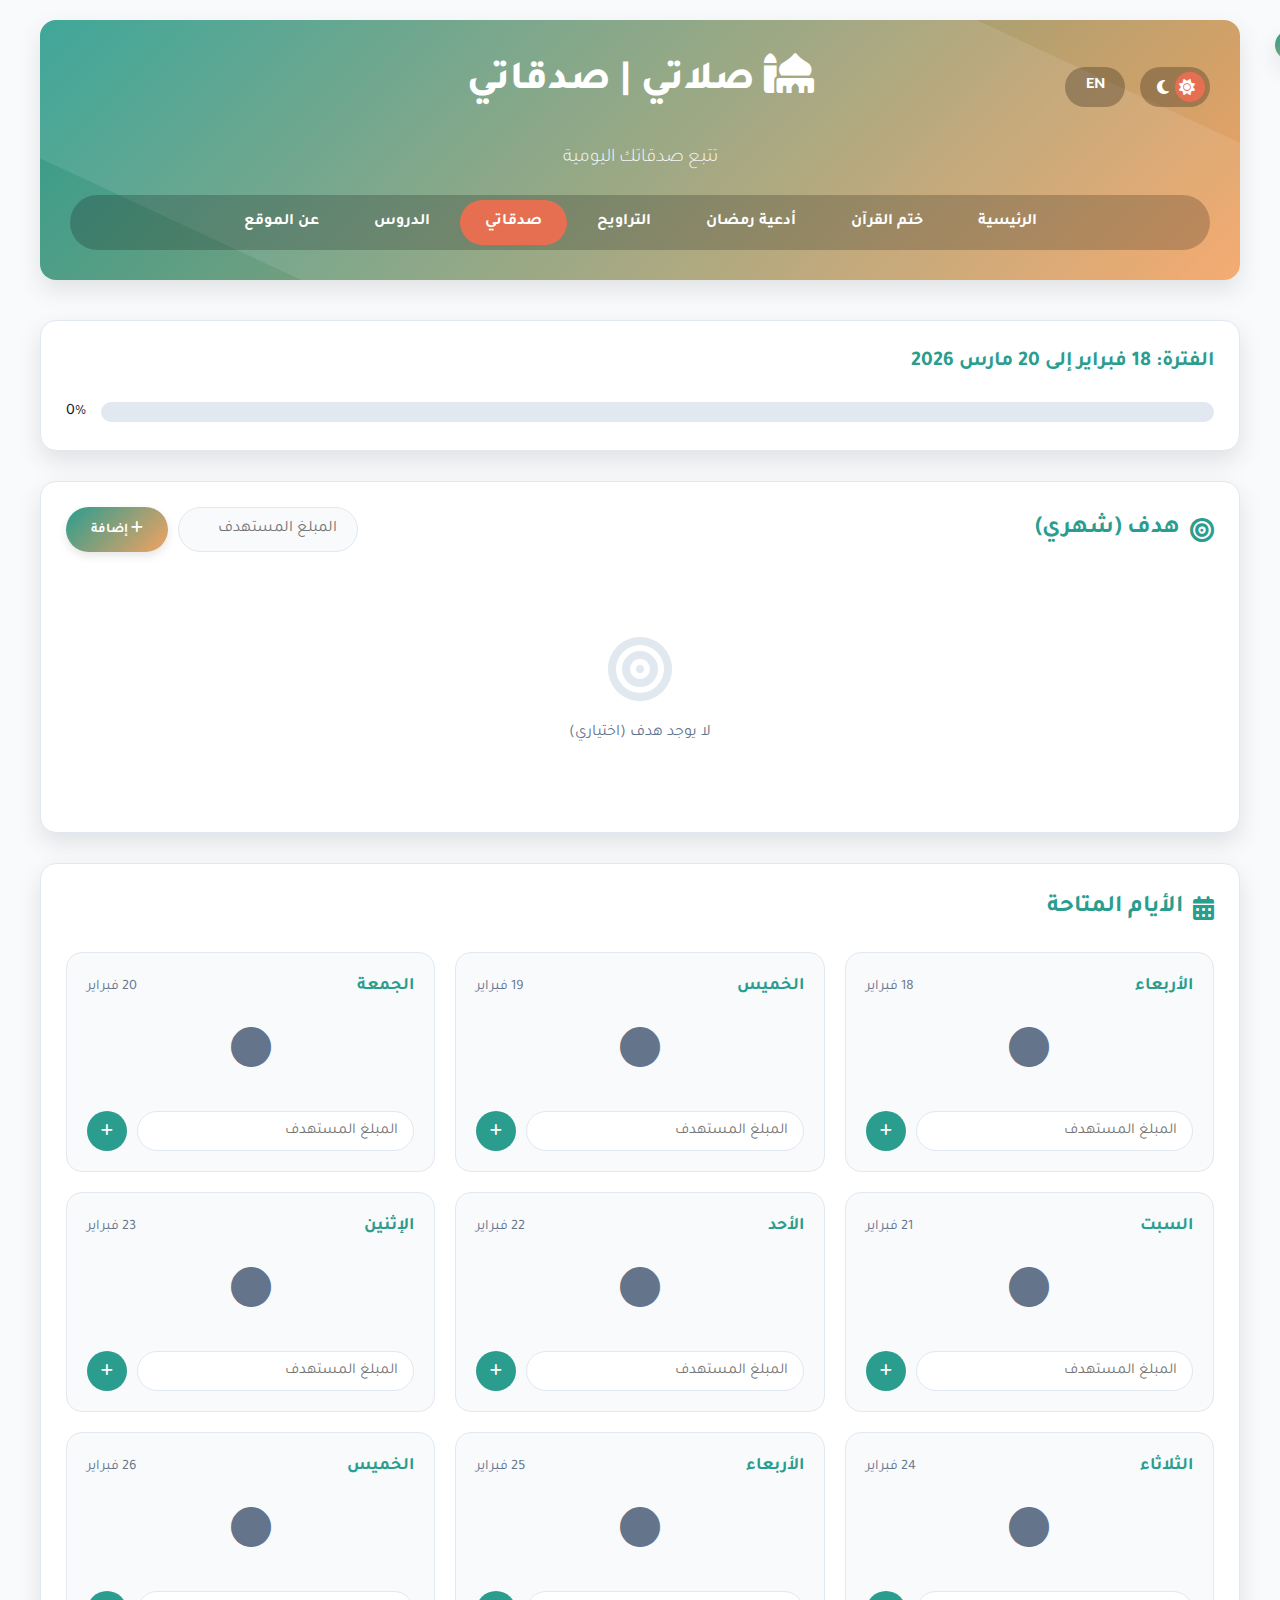
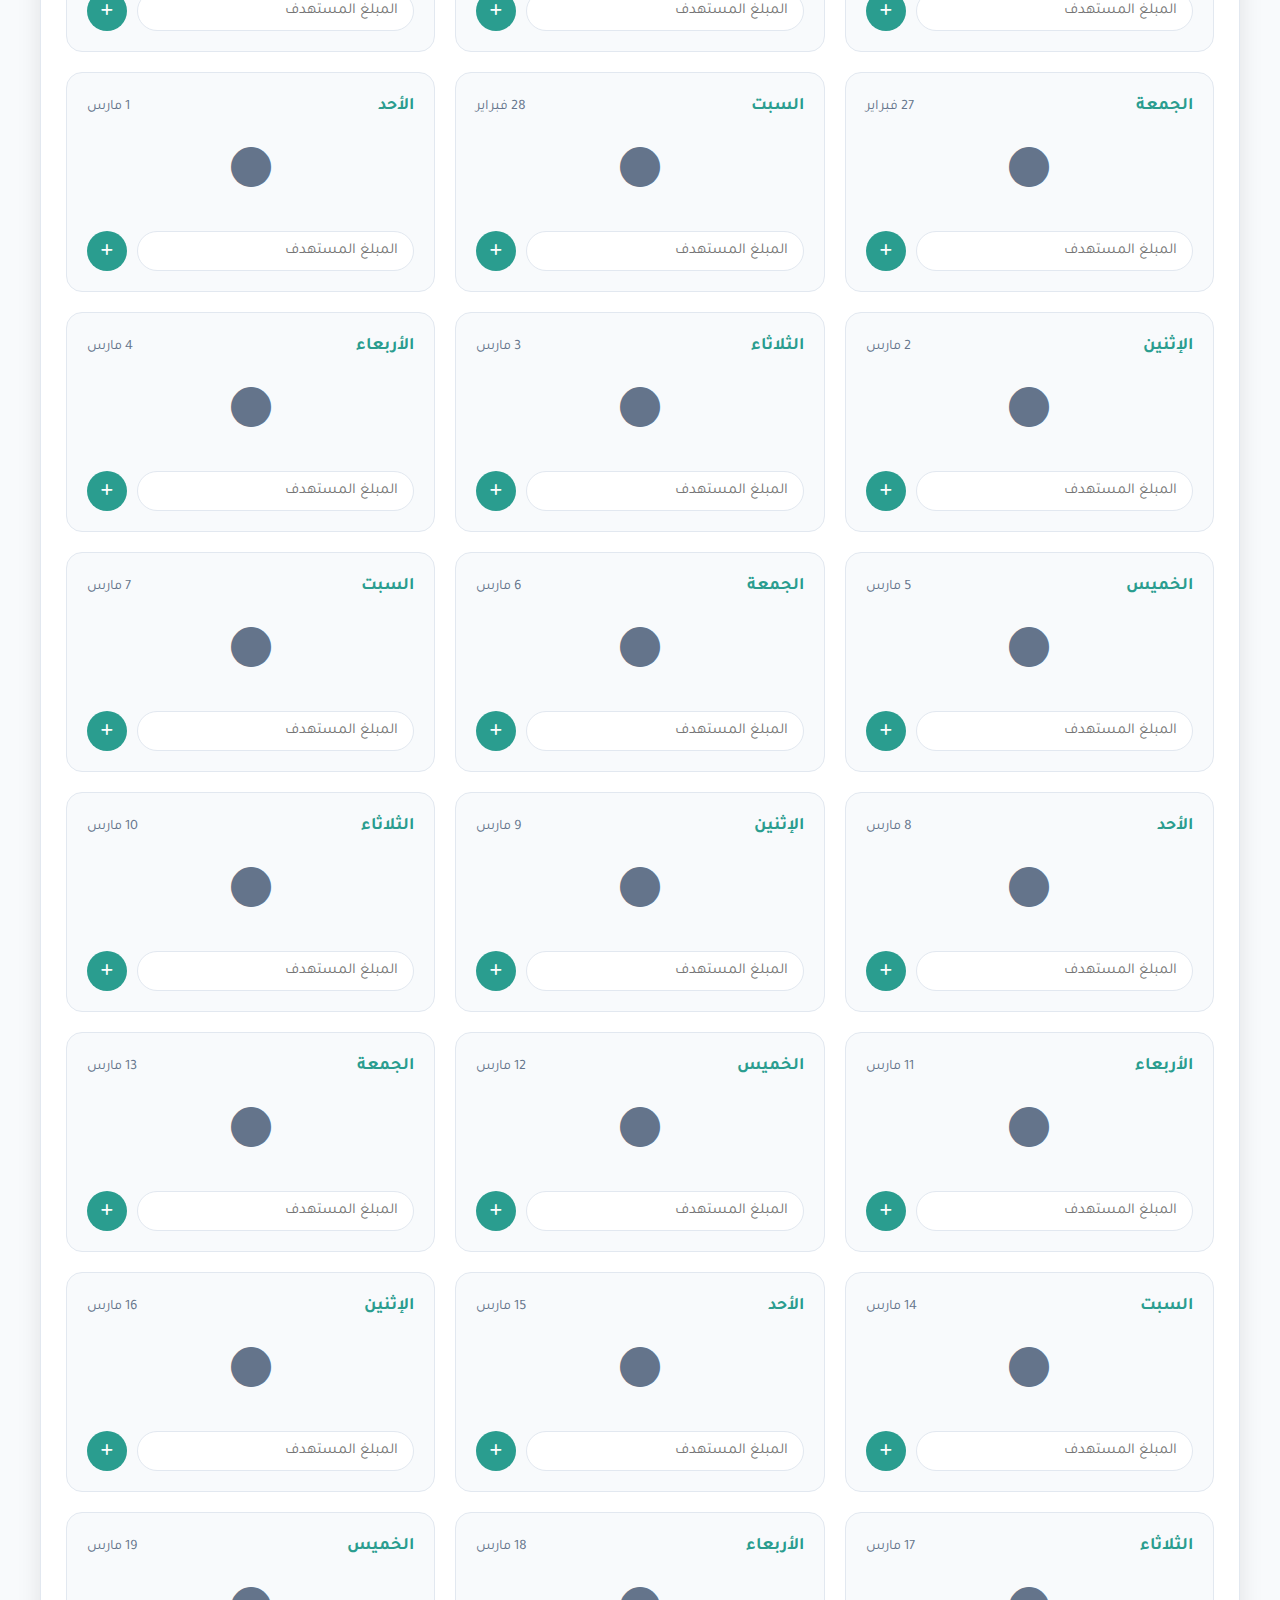
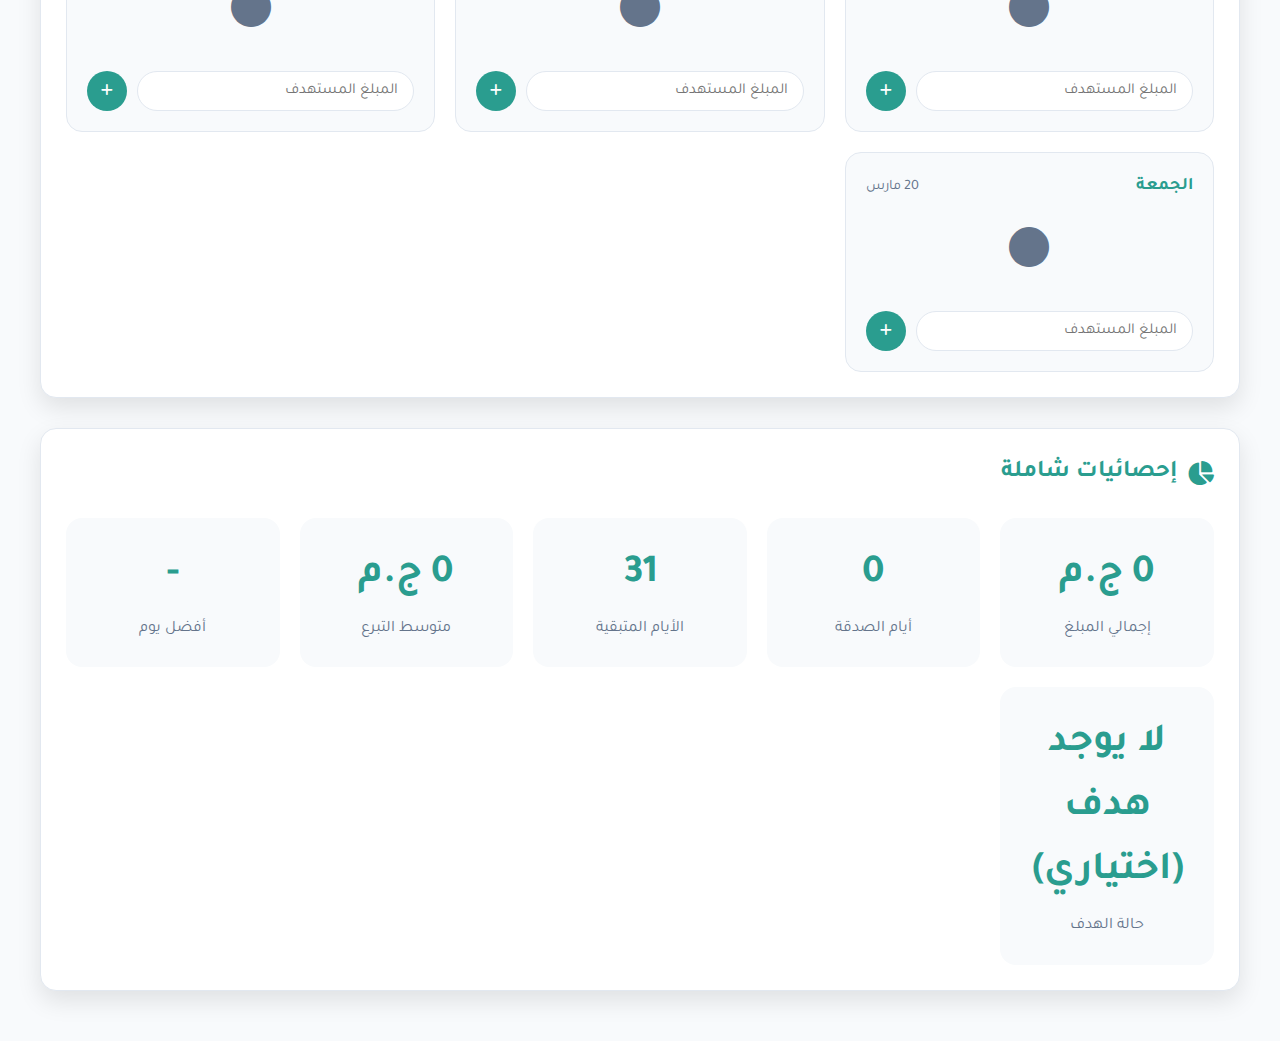
<file: sadakate.html>
<!DOCTYPE html>
<html lang="ar" dir="rtl">
<head>
    <meta charset="UTF-8">
    <meta name="viewport" content="width=device-width, initial-scale=1.0">
    <title>صلاتي - صدقاتي</title>
    <link rel="icon" href="data:image/svg+xml,<svg xmlns=%22http://www.w3.org/2000/svg%22 viewBox=%220 0 100 100%22><text y=%22.9em%22 font-size=%2290%22>🕌</text></svg>">
    <link rel="stylesheet" href="https://cdnjs.cloudflare.com/ajax/libs/font-awesome/6.4.0/css/all.min.css">
    <link href="https://fonts.googleapis.com/css2?family=Tajawal:wght@300;400;500;700;800&display=swap" rel="stylesheet">
    <style>
        /* ========== الأنماط الأساسية ========== */
        :root {
            --primary-color: #2a9d8f;
            --primary-dark: #264653;
            --secondary-color: #e76f51;
            --accent-color: #f4a261;
            --background-color-light: #F8FAFC;
            --card-color-light: #FFFFFF;
            --text-color-light: #0F172A;
            --light-text-light: #64748B;
            --border-color-light: #E2E8F0;
            --background-color-dark: #0F172A;
            --card-color-dark: #1E293B;
            --text-color-dark: #F8FAFC;
            --light-text-dark: #94A3B8;
            --border-color-dark: #334155;

            --background-color: var(--background-color-light);
            --card-color: var(--card-color-light);
            --text-color: var(--text-color-light);
            --light-text: var(--light-text-light);
            --border-color: var(--border-color-light);
            
            --shadow: 0 10px 25px rgba(0, 0, 0, 0.1);
            --radius: 16px;
            --transition: all 0.3s ease;
            --gradient: linear-gradient(135deg, var(--primary-color) 0%, var(--accent-color) 100%);
        }

        body.dark-mode {
            --background-color: var(--background-color-dark);
            --card-color: var(--card-color-dark);
            --text-color: var(--text-color-dark);
            --light-text: var(--light-text-dark);
            --border-color: var(--border-color-dark);
            --shadow: 0 10px 25px rgba(0, 0, 0, 0.3);
        }

        * { margin: 0; padding: 0; box-sizing: border-box; font-family: 'Tajawal', sans-serif; }

        body { 
            background-color: var(--background-color); 
            color: var(--text-color); 
            line-height: 1.6; 
            padding: 20px; 
            min-height: 100vh; 
            transition: background-color 0.3s, color 0.2s;
        }

        .container { max-width: 1200px; margin: 0 auto; }

        /* ===== الهيدر ===== */
        header { 
            text-align: center; 
            margin-bottom: 40px; 
            padding: 30px; 
            background: var(--gradient); 
            border-radius: var(--radius); 
            box-shadow: var(--shadow); 
            position: relative; 
            overflow: hidden; 
            color: white; 
        }
        header::before { 
            content: ""; 
            position: absolute; 
            top: -50%; 
            left: -50%; 
            width: 200%; 
            height: 200%; 
            background: rgba(255, 255, 255, 0.1); 
            transform: rotate(25deg); 
        }
        .header-top { 
            display: flex; 
            justify-content: space-between; 
            align-items: center; 
            position: relative; 
            z-index: 2; 
            margin-bottom: 20px; 
        }
        .header-controls { 
            display: flex; 
            align-items: center; 
            gap: 15px; 
        }

        .theme-switcher, .lang-switcher { 
            display: flex; 
            align-items: center; 
            justify-content: space-around; 
            background-color: rgba(0, 0, 0, 0.25); 
            padding: 5px 15px; 
            border-radius: 50px; 
            cursor: pointer; 
            position: relative; 
            height: 40px; 
            color: white;
            gap: 8px;
        }
        .theme-switcher { width: 70px; }
        .lang-switcher { 
            width: 60px; 
            justify-content: center; 
            font-weight: bold; 
            font-size: 1rem; 
        }
        
        .theme-switcher-handle { 
            position: absolute; 
            width: 30px; 
            height: 30px; 
            background-color: var(--secondary-color); 
            border-radius: 50%; 
            transition: transform 0.4s cubic-bezier(0.68, -0.55, 0.27, 1.55); 
            top: 5px; 
        }
        html[dir="rtl"] .theme-switcher-handle { right: 5px; }
        html[dir="ltr"] .theme-switcher-handle { left: 5px; }
        
        html[dir="rtl"] body.dark-mode .theme-switcher-handle { transform: translateX(-30px); }
        html[dir="ltr"] body.dark-mode .theme-switcher-handle { transform: translateX(30px); }
        
        .theme-switcher i { 
            width: 30px; 
            height: 30px; 
            display: flex; 
            align-items: center; 
            justify-content: center; 
            color: white; 
            z-index: 1; 
            transition: transform 0.3s ease, color 0.3s ease; 
        }
        
        h1 { 
            margin-bottom: 10px; 
            font-size: 2.5rem; 
            position: relative; 
            font-weight: 800; 
        }
        .subtitle { 
            font-size: 1.2rem; 
            opacity: 0.9; 
            font-weight: 300; 
        }

        /* ===== شريط التنقل ===== */
        .main-nav { 
            display: flex; 
            justify-content: center; 
            background-color: rgba(0,0,0,0.2); 
            border-radius: 50px; 
            padding: 5px; 
            margin-top: 20px; 
            position: relative; 
            z-index: 2; 
            flex-wrap: wrap; 
            gap: 5px;
        }
        .nav-tab { 
            background-color: transparent; 
            border: none; 
            color: white; 
            padding: 10px 25px; 
            border-radius: 50px; 
            cursor: pointer; 
            transition: var(--transition); 
            font-weight: bold; 
            font-size: 1rem; 
            display: flex;
            align-items: center;
            gap: 8px;
            text-decoration: none;
        }
        .nav-tab.active { 
            background-color: var(--secondary-color); 
        }

        /* ===== محدد الفترة ===== */
        .period-selector {
            background-color: var(--card-color);
            border: 1px solid var(--border-color);
            border-radius: var(--radius);
            padding: 25px;
            margin-bottom: 30px;
            box-shadow: var(--shadow);
        }
        
        .period-header {
            display: flex;
            justify-content: space-between;
            align-items: center;
            flex-wrap: wrap;
            gap: 15px;
            margin-bottom: 20px;
        }
        
        .period-title {
            font-size: 1.3rem;
            font-weight: 700;
            color: var(--primary-color);
        }
        
        .progress-wrapper {
            display: flex;
            align-items: center;
            gap: 15px;
            margin-top: 15px;
        }
        
        .progress-bar {
            flex-grow: 1;
            height: 20px;
            background: var(--border-color);
            border-radius: 10px;
            overflow: hidden;
        }
        
        .progress {
            height: 100%;
            background: var(--primary-color);
            transition: width 0.5s ease;
        }

        /* ===== الهدف الشهري (اختياري) ===== */
        .goal-section {
            background-color: var(--card-color);
            border: 1px solid var(--border-color);
            border-radius: var(--radius);
            padding: 25px;
            margin-bottom: 30px;
            box-shadow: var(--shadow);
        }
        
        .goal-header {
            display: flex;
            justify-content: space-between;
            align-items: center;
            margin-bottom: 25px;
            flex-wrap: wrap;
            gap: 15px;
        }
        
        .goal-header h2 {
            color: var(--primary-color);
            font-size: 1.5rem;
            display: flex;
            align-items: center;
            gap: 10px;
        }
        
        .goal-input {
            display: flex;
            gap: 10px;
            flex-wrap: wrap;
        }
        
        .goal-input input {
            padding: 12px 20px;
            border-radius: 50px;
            border: 1px solid var(--border-color);
            background: var(--background-color);
            color: var(--text-color);
            font-size: 1rem;
            width: 180px;
        }
        
        .goal-input button {
            padding: 12px 25px;
            border: none;
            border-radius: 50px;
            background: var(--gradient);
            color: white;
            font-weight: 600;
            cursor: pointer;
            transition: var(--transition);
            box-shadow: 0 4px 10px rgba(0,0,0,0.1);
        }
        
        .goal-input button:hover:not(:disabled) {
            transform: translateY(-3px);
            box-shadow: 0 6px 15px rgba(0,0,0,0.2);
        }

        .goal-input button:disabled {
            opacity: 0.5;
            cursor: not-allowed;
        }

        .goal-input button.edit-btn {
            background: var(--accent-color);
        }
        
        .goal-input button.edit-btn:hover:not(:disabled) {
            background: #e9b35f;
        }

        .goal-input button.cancel-btn {
            background: var(--secondary-color);
        }

        .goal-card {
            background: var(--background-color);
            border: 1px solid var(--border-color);
            border-radius: var(--radius);
            padding: 20px;
            position: relative;
            transition: var(--transition);
            margin-top: 20px;
        }
        
        .goal-card:hover {
            transform: translateY(-3px);
            box-shadow: var(--shadow);
        }

        .goal-card.achieved {
            border-color: var(--primary-color);
            border-width: 2px;
            background: linear-gradient(145deg, var(--background-color), rgba(42, 157, 143, 0.05));
        }
        
        .goal-card h3 {
            color: var(--primary-color);
            margin-bottom: 10px;
            font-size: 1.2rem;
            display: flex;
            align-items: center;
            gap: 5px;
        }
        
        .goal-stats {
            display: flex;
            flex-direction: column;
            gap: 5px;
            margin: 10px 0;
            color: var(--light-text);
            font-size: 0.95rem;
        }

        .goal-row {
            display: flex;
            justify-content: space-between;
        }
        
        .goal-progress-bg {
            height: 10px;
            background: var(--border-color);
            border-radius: 5px;
            margin: 15px 0 5px 0;
            overflow: hidden;
        }
        
        .goal-progress-fill {
            height: 100%;
            background: var(--primary-color);
            transition: width 0.5s ease;
        }

        .goal-progress-fill.achieved {
            background: var(--accent-color);
        }
        
        .goal-achieved {
            position: absolute;
            top: 10px;
            left: 10px;
            background: var(--primary-color);
            color: white;
            padding: 5px 10px;
            border-radius: 50px;
            font-size: 0.8rem;
            display: flex;
            align-items: center;
            gap: 5px;
            z-index: 5;
        }

        .goal-actions {
            display: flex;
            gap: 10px;
            justify-content: flex-end;
            margin-top: 15px;
        }

        .goal-action-btn {
            padding: 8px 15px;
            border: none;
            border-radius: 50px;
            font-weight: 600;
            cursor: pointer;
            transition: var(--transition);
            display: inline-flex;
            align-items: center;
            gap: 5px;
        }

        .edit-goal-btn {
            background: var(--accent-color);
            color: white;
        }

        .edit-goal-btn:hover {
            background: #e9b35f;
            transform: translateY(-2px);
        }

        .delete-goal-btn {
            background: var(--secondary-color);
            color: white;
        }

        .delete-goal-btn:hover {
            background: #d64f2a;
            transform: translateY(-2px);
        }

        /* ===== شبكة الأيام ===== */
        .days-section {
            background-color: var(--card-color);
            border: 1px solid var(--border-color);
            border-radius: var(--radius);
            padding: 25px;
            margin-bottom: 30px;
            box-shadow: var(--shadow);
        }
        
        .days-section h2 {
            color: var(--primary-color);
            margin-bottom: 25px;
            display: flex;
            align-items: center;
            gap: 10px;
            font-size: 1.5rem;
        }
        
        .days-grid {
            display: grid;
            grid-template-columns: repeat(auto-fill, minmax(280px, 1fr));
            gap: 20px;
        }

        .day-card {
            background-color: var(--background-color);
            border: 1px solid var(--border-color);
            border-radius: var(--radius);
            padding: 20px;
            transition: var(--transition);
            text-align: center;
            position: relative;
            display: flex;
            flex-direction: column;
            justify-content: space-between;
            min-height: 220px;
        }
        
        .day-card:hover {
            transform: translateY(-5px);
            box-shadow: var(--shadow);
        }
        
        .day-card.today {
            border: 2px solid var(--primary-color);
        }
        
        .day-card.completed {
            border-color: var(--primary-color);
            background-color: rgba(42, 157, 143, 0.05);
        }
        
        .day-card.locked {
            opacity: 0.6;
            background-color: var(--border-color-light);
            filter: grayscale(50%);
            pointer-events: none;
        }
        body.dark-mode .day-card.locked {
            background-color: var(--border-color-dark);
        }

        .day-header {
            display: flex;
            justify-content: space-between;
            align-items: center;
            margin-bottom: 15px;
            font-weight: bold;
            color: var(--primary-color);
        }
        
        .day-name {
            font-size: 1.1rem;
        }
        
        .day-date {
            color: var(--light-text);
            font-size: 0.9rem;
            font-weight: normal;
        }
        
        .status-icon {
            font-size: 2.5rem;
            color: var(--light-text);
            margin: 5px 0;
            transition: var(--transition);
        }
        
        .day-card.completed .status-icon {
            color: var(--primary-color);
        }
        
        .amount-input {
            display: flex;
            gap: 10px;
            margin-top: 15px;
        }
        
        .amount-input input {
            flex-grow: 1;
            padding: 10px 15px;
            border-radius: 50px;
            border: 1px solid var(--border-color);
            background: var(--card-color);
            color: var(--text-color);
            font-size: 0.95rem;
        }
        
        .amount-input button {
            width: 40px;
            height: 40px;
            border-radius: 50%;
            border: none;
            background: var(--primary-color);
            color: white;
            cursor: pointer;
            transition: var(--transition);
            display: flex;
            align-items: center;
            justify-content: center;
        }
        
        .amount-input button:hover:not(:disabled) {
            transform: scale(1.1);
            background: var(--primary-dark);
        }
        
        .day-amount {
            font-weight: bold;
            color: var(--primary-color);
            margin-top: 5px;
            font-size: 1.5rem;
        }
        
        .remove-btn {
            background: var(--secondary-color);
            border: none;
            color: white;
            cursor: pointer;
            font-size: 0.85rem;
            margin-top: 15px;
            padding: 8px 15px;
            border-radius: 50px;
            transition: var(--transition);
            display: inline-flex;
            align-items: center;
            justify-content: center;
            gap: 8px;
            align-self: center;
            width: fit-content;
        }
        
        .remove-btn:hover {
            transform: translateY(-2px);
            background: #d64f2a;
            box-shadow: 0 4px 8px rgba(0,0,0,0.1);
        }

        /* ===== الإحصائيات ===== */
        .stats-section {
            background-color: var(--card-color);
            border: 1px solid var(--border-color);
            border-radius: var(--radius);
            padding: 25px;
            margin-bottom: 30px;
            box-shadow: var(--shadow);
        }
        
        .stats-section h2 {
            color: var(--primary-color);
            margin-bottom: 25px;
            display: flex;
            align-items: center;
            gap: 10px;
            font-size: 1.5rem;
        }
        
        .stats-grid {
            display: grid;
            grid-template-columns: repeat(auto-fit, minmax(200px, 1fr));
            gap: 20px;
        }
        
        .stat-item {
            text-align: center;
            padding: 25px;
            background: var(--background-color);
            border-radius: var(--radius);
            transition: var(--transition);
        }
        
        .stat-item:hover {
            transform: translateY(-3px);
            box-shadow: var(--shadow);
        }
        
        .stat-value {
            font-size: 2.5rem;
            font-weight: bold;
            margin-bottom: 10px;
            color: var(--primary-color);
        }
        
        .stat-label {
            color: var(--light-text);
            font-size: 1rem;
        }

        /* ===== عناصر مساعدة ===== */
        .notification { 
            position: fixed; 
            top: 30px; 
            right: 30px; 
            background: var(--gradient); 
            color: white; 
            padding: 15px 25px; 
            border-radius: var(--radius); 
            box-shadow: var(--shadow); 
            transform: translateX(150%); 
            transition: transform 0.4s ease; 
            z-index: 3000; 
            display: flex; 
            align-items: center; 
            gap: 10px; 
            max-width: 400px; 
        }
        .notification.show { 
            transform: translateX(0); 
        }

        #back-to-top-btn { 
            position: fixed; 
            bottom: 30px; 
            right: 30px; 
            width: 50px; 
            height: 50px; 
            background: var(--primary-color); 
            color: white; 
            border: none; 
            border-radius: 50%; 
            display: flex; 
            align-items: center; 
            justify-content: center; 
            font-size: 1.2rem; 
            cursor: pointer; 
            box-shadow: var(--shadow); 
            opacity: 0; 
            visibility: hidden; 
            transform: translateY(20px); 
            transition: all 0.3s ease; 
            z-index: 1500; 
        }
        #back-to-top-btn.show { 
            opacity: 1; 
            visibility: visible; 
            transform: translateY(0); 
        }

        .no-items-msg {
            text-align: center;
            padding: 60px 20px;
            color: var(--light-text);
            grid-column: 1 / -1;
        }

        .no-items-msg i {
            font-size: 4rem;
            margin-bottom: 20px;
            color: var(--border-color);
        }

        @media (max-width: 768px) { 
            .header-top { flex-wrap: wrap; gap: 20px; justify-content: center; }
            h1 { font-size: 1.8rem; }
            .goal-header { flex-direction: column; align-items: stretch; }
            .goal-input { justify-content: center; }
            .stats-grid { grid-template-columns: 1fr 1fr; }
        }
    </style>
</head>
<body>
    <div class="container">
        <header>
            <div class="header-top">
                <div class="header-controls">
                    <div class="theme-switcher" id="theme-switcher" title="تبديل المظهر">
                        <div class="theme-switcher-handle"></div>
                        <i class="fas fa-sun"></i>
                        <i class="fas fa-moon"></i>
                    </div>
                    <div class="lang-switcher" id="lang-switcher" title="تغيير اللغة">
                        <span id="lang-toggle">EN</span>
                    </div>
                </div>
                <div style="flex-grow: 1;"></div>
                <h1>
                    <i class="fas fa-mosque"></i>
                    <span data-key="appTitle">صلاتي</span>
                    <span class="title-separator"> | </span>
                    <span data-key="pageTitle">صدقاتي</span>
                </h1>
                <div style="flex-grow: 1;"></div>
                <div class="header-controls" style="visibility: hidden;">
                    <div class="theme-switcher"></div>
                    <div class="lang-switcher"></div>
                </div>
            </div>
            
            <p class="subtitle" data-key="subtitle">تتبع صدقاتك اليومية</p>

            <div class="main-nav">
                <a href="index.html" class="nav-tab" data-key="navHome">الرئيسية</a>
                <a href="Taktem.html" class="nav-tab" data-key="navQuranKhatm">ختم القرآن</a>
                <a href="azkar_ramadan.html" class="nav-tab" data-key="navRamadanDuas">أدعية رمضان</a>
                <a href="traweh.html" class="nav-tab" data-key="navTaraweeh">التراويح</a>
                <a href="sadakate.html" class="nav-tab active" data-key="navSadaqati">صدقاتي</a>
                <a href="lessons.html" class="nav-tab" data-key="navVideos">الدروس الدينية</a>
                <a href="about.html" class="nav-tab" data-key="aboutSite">عن الموقع</a>
            </div>
        </header>

        <main>
            <div class="period-selector">
                <div class="period-header">
                    <div class="period-title" id="period-title">الفترة: 18 فبراير - 20 مارس 2026</div>
                </div>
                <div class="progress-wrapper">
                    <div class="progress-bar">
                        <div class="progress" id="period-progress-bar" style="width: 0%"></div>
                    </div>
                    <span id="period-progress-text">0%</span>
                </div>
            </div>

            <div class="goal-section">
                <div class="goal-header">
                    <h2><i class="fas fa-bullseye"></i> <span data-key="goalsTitle">هدف  (شهري)</span></h2>
                    <div class="goal-input" id="goal-input-container">
                        <input type="number" id="goal-amount" placeholder="المبلغ المستهدف" min="1" value="">
                        <button id="add-goal-btn"><i class="fas fa-plus"></i> <span data-key="addBtn">إضافة</span></button>
                        <button id="edit-goal-btn" class="edit-btn" style="display: none;"><i class="fas fa-save"></i> <span>حفظ</span></button>
                        <button id="cancel-edit-btn" class="cancel-btn" style="display: none;"><i class="fas fa-times"></i> <span>إلغاء</span></button>
                    </div>
                </div>
                <div id="goal-container"></div>
            </div>

            <div class="days-section">
                <h2><i class="fas fa-calendar-alt"></i> <span id="days-section-title" data-key="daysTitle">الأيام المتاحة</span></h2>
                <div class="days-grid" id="days-grid"></div>
            </div>

            <div class="stats-section">
                <h2><i class="fas fa-chart-pie"></i> <span data-key="statsTitle">إحصائيات شاملة</span></h2>
                <div class="stats-grid">
                    <div class="stat-item">
                        <div class="stat-value" id="total-amount">0</div>
                        <div class="stat-label" data-key="totalAmount">إجمالي المبلغ</div>
                    </div>
                    <div class="stat-item">
                        <div class="stat-value" id="donated-days">0</div>
                        <div class="stat-label" data-key="donatedDays">أيام الصدقة</div>
                    </div>
                    <div class="stat-item">
                        <div class="stat-value" id="remaining-days">0</div>
                        <div class="stat-label" data-key="remainingDays">الأيام المتبقية</div>
                    </div>
                    <div class="stat-item">
                        <div class="stat-value" id="avg-amount">0</div>
                        <div class="stat-label" data-key="avgAmount">متوسط التبرع</div>
                    </div>
                    <div class="stat-item">
                        <div class="stat-value" id="best-day">-</div>
                        <div class="stat-label" data-key="bestDay">أفضل يوم</div>
                    </div>
                    <div class="stat-item">
                        <div class="stat-value" id="goal-status">-</div>
                        <div class="stat-label" data-key="goalStatus">حالة الهدف</div>
                    </div>
                </div>
            </div>
        </main>
    </div>

    <button id="back-to-top-btn" title="العودة للأعلى"><i class="fas fa-arrow-up"></i></button>
    <div class="notification" id="notification"></div>

    <script>
        (function() {
            // --- عناصر DOM ---
            const themeSwitcher = document.getElementById('theme-switcher');
            const langSwitcher = document.getElementById('lang-switcher');
            const notification = document.getElementById('notification');
            const backToTopBtn = document.getElementById('back-to-top-btn');
            const daysGrid = document.getElementById('days-grid');
            const goalContainer = document.getElementById('goal-container');
            
            const periodProgressBar = document.getElementById('period-progress-bar');
            const periodProgressText = document.getElementById('period-progress-text');
            const periodTitle = document.getElementById('period-title');
            
            const totalAmountEl = document.getElementById('total-amount');
            const donatedDaysEl = document.getElementById('donated-days');
            const remainingDaysEl = document.getElementById('remaining-days');
            const avgAmountEl = document.getElementById('avg-amount');
            const bestDayEl = document.getElementById('best-day');
            const goalStatusEl = document.getElementById('goal-status');

            const goalAmountInput = document.getElementById('goal-amount');
            const addGoalBtn = document.getElementById('add-goal-btn');
            const editGoalBtn = document.getElementById('edit-goal-btn');
            const cancelEditBtn = document.getElementById('cancel-edit-btn');

            // --- الترجمات ---
            const translations = {
                ar: {
                    pageTitle: "صدقاتي",
                    subtitle: "تتبع صدقاتك اليومية",
                    navHome: "الرئيسية",
                    navQuranKhatm: "ختم القرآن",
                    navRamadanDuas: "أدعية رمضان",
                    navTaraweeh: "التراويح",
                    appTitle: "صلاتي",
                    aboutSite:  "عن الموقع",
                    navSadaqati: "صدقاتي",
                    navVideos: "الدروس",
                    goalsTitle: "هدف  (شهري)",
                    addBtn: "إضافة",
                    editBtn: "تعديل",
                    saveBtn: "حفظ",
                    cancelBtn: "إلغاء",
                    daysTitle: "الأيام المتاحة",
                    statsTitle: "إحصائيات شاملة",
                    totalAmount: "إجمالي المبلغ",
                    donatedDays: "أيام الصدقة",
                    remainingDays: "الأيام المتبقية",
                    avgAmount: "متوسط التبرع",
                    bestDay: "أفضل يوم",
                    goalStatus: "حالة الهدف",
                    placeholderAmount: "المبلغ المستهدف",
                    notificationSaved: "تم حفظ التبرع",
                    notificationRemoved: "تم حذف التبرع",
                    notificationGoalAdded: "تم إضافة هدف شهري",
                    notificationGoalUpdated: "تم تحديث الهدف",
                    notificationGoalDeleted: "تم حذف الهدف",
                    notificationGoalAchieved: "🎉 تهانينا! تم تحقيق الهدف",
                    notificationGoalExists: "⚠️ لا يمكن إضافة هدف جديد - يوجد هدف حالي",
                    period: "الفترة",
                    to: "إلى",
                    currency: "ج.م",
                    goalAchieved: "✅ تم تحقيق الهدف!",
                    goalTarget: "المستهدف",
                    goalDonated: "تم التبرع",
                    goalLeft: "المتبقي",
                    goalExtra: "الزائد",
                    monthly: "الهدف الشهري",
                    dayLocked: "غير متاح بعد",
                    noGoal: "لا يوجد هدف (اختياري)",
                    achieved: "مكتمل",
                    active: "نشط"
                },
                en: {
                    pageTitle: "My Charity",
                    subtitle: "Track daily donations",
                    navHome: "Home",
                    navQuranKhatm: "Quran Khatm",
                    navRamadanDuas: "Ramadan Duas",
                    navTaraweeh: "Taraweeh",
                    appTitle: "My Salah",
                    aboutSite: "About",
                    navSadaqati: "My Charity",
                    navVideos: "Lessons",
                    goalsTitle: " Goal (Monthly)",
                    addBtn: "Add",
                    editBtn: "Edit",
                    saveBtn: "Save",
                    cancelBtn: "Cancel",
                    daysTitle: "Available Days",
                    statsTitle: "Statistics",
                    totalAmount: "Total Amount",
                    donatedDays: "Donated Days",
                    remainingDays: "Remaining Days",
                    avgAmount: "Average",
                    bestDay: "Best Day",
                    goalStatus: "Goal Status",
                    placeholderAmount: "Target amount",
                    notificationSaved: "Donation saved",
                    notificationRemoved: "Donation removed",
                    notificationGoalAdded: "Monthly goal added",
                    notificationGoalUpdated: "Goal updated",
                    notificationGoalDeleted: "Goal deleted",
                    notificationGoalAchieved: "🎉 Congratulations! Goal achieved",
                    notificationGoalExists: "⚠️ Cannot add new goal - A goal already exists",
                    period: "Period",
                    to: "to",
                    currency: "EGP",
                    goalAchieved: "✅ Goal achieved!",
                    goalTarget: "Target",
                    goalDonated: "Donated",
                    goalLeft: "Remaining",
                    goalExtra: "Extra",
                    monthly: "Monthly Goal",
                    dayLocked: "Locked",
                    noGoal: "No goal (optional)",
                    achieved: "Achieved",
                    active: "Active"
                }
            };

            const dayNames = {
                ar: ['الأحد', 'الإثنين', 'الثلاثاء', 'الأربعاء', 'الخميس', 'الجمعة', 'السبت'],
                en: ['Sun', 'Mon', 'Tue', 'Wed', 'Thu', 'Fri', 'Sat']
            };

            const monthNames = {
                ar: ["يناير", "فبراير", "مارس", "أبريل", "مايو", "يونيو", "يوليو", "أغسطس", "سبتمبر", "أكتوبر", "نوفمبر", "ديسمبر"],
                en: ["Jan", "Feb", "Mar", "Apr", "May", "Jun", "Jul", "Aug", "Sep", "Oct", "Nov", "Dec"]
            };

            // --- إعدادات التواريخ (18 فبراير - 20 مارس 2026) ---
            const START_DATE = new Date(2026, 1, 18); // 18 فبراير
            const END_DATE = new Date(2026, 2, 20);   // 20 مارس

            const allDays = [];
            let curr = new Date(START_DATE);
            while (curr <= END_DATE) {
                allDays.push(new Date(curr));
                curr.setDate(curr.getDate() + 1);
            }

            // --- الحالة الحالية ---
let currentLang = localStorage.getItem('language') || 'ar';            let donations = JSON.parse(localStorage.getItem('donations_v4')) || {};
            let monthlyGoal = JSON.parse(localStorage.getItem('monthly_goal_v2')) || null;
            let isEditing = false;

            // تحديث عنوان الفترة
            function updatePeriodTitle() {
                const startMonth = monthNames[currentLang][START_DATE.getMonth()];
                const endMonth = monthNames[currentLang][END_DATE.getMonth()];
                periodTitle.textContent = `${translations[currentLang].period}: ${START_DATE.getDate()} ${startMonth} ${translations[currentLang].to} ${END_DATE.getDate()} ${endMonth} 2026`;
            }

            // --- دوال الثيم واللغة ---
            function setupTheme() {
                const savedTheme = localStorage.getItem('theme');
                if (savedTheme === 'dark') {
                    document.body.classList.add('dark-mode');
                }
            }

            function toggleTheme() {
                if (document.body.classList.contains('transition-active')) return;
                const root = document.documentElement;
                const isDarkMode = document.body.classList.contains('dark-mode');
                const rect = themeSwitcher.getBoundingClientRect();
                const x = rect.left + rect.width / 2;
                const y = rect.top + rect.height / 2;
                root.style.setProperty('--clip-x', `${x}px`);
                root.style.setProperty('--clip-y', `${y}px`);
                root.style.setProperty('--transition-bg', isDarkMode ? 'var(--background-color-light)' : 'var(--background-color-dark)');
                document.body.classList.add('transition-active');
                setTimeout(() => {
                    document.body.classList.toggle('dark-mode');
                    localStorage.setItem('theme', document.body.classList.contains('dark-mode') ? 'dark' : 'light');
                }, 300);
                setTimeout(() => document.body.classList.remove('transition-active'), 600);
            }

           function toggleLanguage() {
    currentLang = currentLang === 'ar' ? 'en' : 'ar';
    localStorage.setItem('language', currentLang); // استخدام 'language' بدلاً من 'lang'
    document.documentElement.lang = currentLang;
    document.documentElement.dir = currentLang === 'ar' ? 'rtl' : 'ltr';
    document.getElementById('lang-toggle').textContent = currentLang === 'ar' ? 'EN' : 'عربي';
    
    // ترجمة جميع العناصر التي تحمل data-key
   document.querySelectorAll('[data-key]').forEach(el => {
    const key = el.getAttribute('data-key');
    if (translations[currentLang][key]) {
        el.textContent = translations[currentLang][key];
    }
});
    
    // تحديث النصوص الخاصة
    goalAmountInput.placeholder = translations[currentLang].placeholderAmount;
    updatePeriodTitle();
    renderDays();
    renderGoal();
    updateStats();
}
            function showNotification(message) {
                notification.innerHTML = `<i class="fas fa-check-circle"></i> <div>${message}</div>`;
                notification.classList.add('show');
                setTimeout(() => notification.classList.remove('show'), 3000);
            }

            // --- دوال الهدف (اختياري) ---
            function calculateGoalProgress() {
                if (!monthlyGoal) return null;

                // إجمالي التبرعات في كل الأيام المتاحة في التطبيق
                let totalDonatedSoFar = 0;
                
                // نمر على كل التبرعات المسجلة في donations ونجمعها
                Object.values(donations).forEach(amount => {
                    totalDonatedSoFar += amount;
                });

                const isAchieved = totalDonatedSoFar >= monthlyGoal.amount;
                
                let percentage = 0;
                if (monthlyGoal.amount > 0) {
                    percentage = Math.min(100, Math.round((totalDonatedSoFar / monthlyGoal.amount) * 100));
                }

                const left = Math.max(0, monthlyGoal.amount - totalDonatedSoFar);
                const extra = Math.max(0, totalDonatedSoFar - monthlyGoal.amount);
                
                return { 
                    current: totalDonatedSoFar, 
                    percentage, 
                    isAchieved, 
                    left, 
                    extra 
                };
            }

            function checkGoalAchievement() {
                if (!monthlyGoal) return false;
                
                const progress = calculateGoalProgress();
                if (progress && progress.isAchieved && monthlyGoal.status !== 'achieved') {
                    monthlyGoal.status = 'achieved';
                    localStorage.setItem('monthly_goal_v2', JSON.stringify(monthlyGoal));
                    showNotification(translations[currentLang].notificationGoalAchieved);
                    return true;
                }
                return false;
            }

            function renderGoal() {
                goalContainer.innerHTML = '';
                
                if (!monthlyGoal) {
                    goalContainer.innerHTML = `<div class="no-items-msg"><i class="fas fa-bullseye"></i><p>${translations[currentLang].noGoal}</p></div>`;
                    return;
                }

                const progress = calculateGoalProgress();
                if (!progress) return;

                const isAchieved = monthlyGoal.status === 'achieved' || progress.isAchieved;
                
                const card = document.createElement('div');
                card.className = `goal-card ${isAchieved ? 'achieved' : ''}`;
                
                card.innerHTML = `
                    ${isAchieved ? `<div class="goal-achieved"><i class="fas fa-trophy"></i> ${translations[currentLang].goalAchieved}</div>` : ''}
                    <h3>
                        <i class="fas fa-calendar-alt"></i>
                        ${translations[currentLang].monthly}: ${monthlyGoal.amount} ${translations[currentLang].currency}
                    </h3>
                    <div class="goal-stats">
                        <div class="goal-row">
                            <span>${translations[currentLang].goalTarget}:</span> 
                            <b>${monthlyGoal.amount} ${translations[currentLang].currency}</b>
                        </div>
                        <div class="goal-row">
                            <span>${translations[currentLang].goalDonated}:</span> 
                            <b>${Math.round(progress.current)} ${translations[currentLang].currency}</b>
                        </div>
                        ${!isAchieved ? 
                            `<div class="goal-row" style="color:var(--secondary-color)">
                                <span>${translations[currentLang].goalLeft}:</span> 
                                <b>${Math.max(0, Math.round(progress.left))} ${translations[currentLang].currency}</b>
                            </div>` : 
                            (progress.extra > 0 ? 
                                `<div class="goal-row" style="color:var(--primary-color)">
                                    <span>${translations[currentLang].goalExtra}:</span> 
                                    <b>${Math.round(progress.extra)} ${translations[currentLang].currency}</b>
                                </div>` : '')
                        }
                    </div>
                    <div class="goal-progress-bg">
                        <div class="goal-progress-fill ${isAchieved ? 'achieved' : ''}" 
                             style="width: ${isAchieved ? 100 : progress.percentage}%"></div>
                    </div>
                    <div style="text-align:center; font-weight:bold; color:${isAchieved ? 'var(--accent-color)' : 'var(--primary-color)'}">
                        ${isAchieved ? '100%' : progress.percentage + '%'}
                    </div>
                    <div class="goal-actions">
                        <button class="goal-action-btn edit-goal-btn" onclick="window.editGoal()">
                            <i class="fas fa-edit"></i> ${translations[currentLang].editBtn}
                        </button>
                        <button class="goal-action-btn delete-goal-btn" onclick="window.deleteGoal()">
                            <i class="fas fa-times"></i> ${translations[currentLang].cancelBtn}
                        </button>
                    </div>
                `;
                goalContainer.appendChild(card);
            }

            window.editGoal = function() {
                if (monthlyGoal) {
                    goalAmountInput.value = monthlyGoal.amount;
                    addGoalBtn.style.display = 'none';
                    editGoalBtn.style.display = 'inline-block';
                    cancelEditBtn.style.display = 'inline-block';
                    isEditing = true;
                }
            };

            window.deleteGoal = function() {
                if (confirm(currentLang === 'ar' ? 'هل أنت متأكد من حذف الهدف؟' : 'Are you sure you want to delete the goal?')) {
                    monthlyGoal = null;
                    localStorage.removeItem('monthly_goal_v2');
                    
                    renderGoal();
                    updateStats();
                    showNotification(translations[currentLang].notificationGoalDeleted);
                    
                    addGoalBtn.style.display = 'inline-block';
                    editGoalBtn.style.display = 'none';
                    cancelEditBtn.style.display = 'none';
                    goalAmountInput.value = '';
                    isEditing = false;
                }
            };

            function addOrUpdateGoal() {
                const amount = parseFloat(goalAmountInput.value);
                if (isNaN(amount) || amount <= 0) return;

                if (isEditing) {
                    // تحديث الهدف الحالي
                    monthlyGoal.amount = amount;
                    monthlyGoal.updatedAt = new Date().toISOString();
                    if (monthlyGoal.status === 'achieved') {
                        monthlyGoal.status = 'active';
                    }
                    localStorage.setItem('monthly_goal_v2', JSON.stringify(monthlyGoal));
                    showNotification(translations[currentLang].notificationGoalUpdated);
                    
                    addGoalBtn.style.display = 'inline-block';
                    editGoalBtn.style.display = 'none';
                    cancelEditBtn.style.display = 'none';
                    isEditing = false;
                } else {
                    // التحقق من وجود هدف بالفعل
                    if (monthlyGoal) {
                        showNotification(translations[currentLang].notificationGoalExists);
                        return;
                    }
                    
                    // إضافة هدف جديد
                    monthlyGoal = {
                        amount: amount,
                        createdAt: new Date().toISOString(),
                        status: 'active'
                    };
                    localStorage.setItem('monthly_goal_v2', JSON.stringify(monthlyGoal));
                    showNotification(translations[currentLang].notificationGoalAdded);
                }

                goalAmountInput.value = '';
                renderGoal();
                updateStats();
                checkGoalAchievement();
            }

            function cancelEdit() {
                goalAmountInput.value = '';
                addGoalBtn.style.display = 'inline-block';
                editGoalBtn.style.display = 'none';
                cancelEditBtn.style.display = 'none';
                isEditing = false;
            }

            // --- دوال عرض الأيام (متاحة دائماً) ---
            function renderDays() {
                daysGrid.innerHTML = '';
                
                const today = new Date();
                today.setHours(0, 0, 0, 0);

                let donatedCount = 0;
                
                allDays.forEach(date => {
const dateKey = `${date.getFullYear()}-${String(date.getMonth()+1).padStart(2,'0')}-${String(date.getDate()).padStart(2,'0')}`;

                    const amount = donations[dateKey] || 0;
                    const isDonated = amount > 0;
                    if (isDonated) donatedCount++;
                    
                    const dayName = dayNames[currentLang][date.getDay()];
                    const dayDate = `${date.getDate()} ${monthNames[currentLang][date.getMonth()]}`;
                    const isToday = date.toDateString() === today.toDateString();
                    
                    const isLocked = date > today;

                    const card = document.createElement('div');
                    card.className = `day-card ${isDonated ? 'completed' : ''} ${isToday ? 'today' : ''} ${isLocked ? 'locked' : ''}`;
                    
                    if (isLocked) {
                        card.innerHTML = `
                            <div class="day-header">
                                <span class="day-name">${dayName}</span>
                                <span class="day-date">${dayDate}</span>
                            </div>
                            <div class="status-icon"><i class="fas fa-lock"></i></div>
                            <div style="color:var(--light-text); margin-top:10px;">🔒 ${translations[currentLang].dayLocked}</div>
                        `;
                    } else if (isDonated) {
                        card.innerHTML = `
                            <div class="day-header">
                                <span class="day-name">${dayName}</span>
                                <span class="day-date">${dayDate}</span>
                            </div>
                            <div class="status-icon"><i class="fas fa-check-circle"></i></div>
                            <div class="day-amount">${amount} ${translations[currentLang].currency}</div>
                            <button class="remove-btn" onclick="window.removeDonation('${dateKey}')">
                                <i class="fas fa-trash-alt"></i> ${currentLang === 'ar' ? 'حذف' : 'Delete'}
                            </button>
                        `;
                    } else {
                        card.innerHTML = `
                            <div class="day-header">
                                <span class="day-name">${dayName}</span>
                                <span class="day-date">${dayDate}</span>
                            </div>
                            <div class="status-icon"><i class="fas fa-circle"></i></div>
                            <div class="amount-input">
                                <input type="number" id="inp-${dateKey}" placeholder="${translations[currentLang].placeholderAmount}" min="1">
                                <button onclick="window.saveDonation('${dateKey}')"><i class="fas fa-plus"></i></button>
                            </div>
                        `;
                    }
                    daysGrid.appendChild(card);
                });

                const periodPercentage = Math.round((donatedCount / allDays.length) * 100);
                periodProgressBar.style.width = `${periodPercentage}%`;
                periodProgressText.textContent = `${periodPercentage}%`;
            }

            window.saveDonation = function(dateKey) {
                const input = document.getElementById(`inp-${dateKey}`);
                const amount = parseFloat(input.value);
                if (!isNaN(amount) && amount > 0) {
                    donations[dateKey] = amount;
                    localStorage.setItem('donations_v4', JSON.stringify(donations));
                    
                    // التحقق من تحقيق الهدف إذا كان موجوداً
                    if (monthlyGoal) {
                        checkGoalAchievement();
                    }
                    
                    renderDays();
                    renderGoal();
                    updateStats();
                    
                    showNotification(translations[currentLang].notificationSaved);
                }
            };

            window.removeDonation = function(dateKey) {
                delete donations[dateKey];
                localStorage.setItem('donations_v4', JSON.stringify(donations));
                
                renderDays();
                renderGoal();
                updateStats();
                showNotification(translations[currentLang].notificationRemoved);
            };

           function updateStats() {
    let total = 0, donatedCount = 0, bestAmount = 0, bestDate = '';
    
    Object.entries(donations).forEach(([date, amount]) => {
        total += amount;
        donatedCount++;
        if (amount > bestAmount) {
            bestAmount = amount;
            // تقسيم التاريخ إلى مكوناته لتجنب مشكلة المنطقة الزمنية
            const [year, month, day] = date.split('-').map(Number);
            const correctedDate = new Date(year, month - 1, day); // month - 1 لأن الشهور تبدأ من 0
            bestDate = formatDate(correctedDate);
        }
    });
    
    const remainingCount = Math.max(0, allDays.length - donatedCount);
    const avgAmount = donatedCount > 0 ? Math.round(total / donatedCount) : 0;
    
    let goalStatus = translations[currentLang].noGoal;
    if (monthlyGoal) {
        const progress = calculateGoalProgress();
        goalStatus = progress && progress.isAchieved ? 
            `✅ ${translations[currentLang].achieved}` : 
            `🎯 ${translations[currentLang].active} (${Math.round(progress?.percentage || 0)}%)`;
    }
    
    totalAmountEl.textContent = `${total} ${translations[currentLang].currency}`;
    donatedDaysEl.textContent = donatedCount;
    remainingDaysEl.textContent = remainingCount;
    avgAmountEl.textContent = `${avgAmount} ${translations[currentLang].currency}`;
    bestDayEl.textContent = bestDate || '-';
    goalStatusEl.textContent = goalStatus;
}
            function formatDate(date) {
                return `${date.getDate()} ${monthNames[currentLang][date.getMonth()]}`;
            }

          function init() {
    setupTheme();
    themeSwitcher.addEventListener('click', toggleTheme);
    langSwitcher.addEventListener('click', toggleLanguage);
    
    window.addEventListener('scroll', () => backToTopBtn.classList.toggle('show', window.scrollY > 300));
    backToTopBtn.addEventListener('click', () => window.scrollTo({ top: 0, behavior: 'smooth' }));
    
    addGoalBtn.addEventListener('click', addOrUpdateGoal);
    editGoalBtn.addEventListener('click', addOrUpdateGoal);
    cancelEditBtn.addEventListener('click', cancelEdit);
    
    // قراءة اللغة من localStorage باستخدام المفتاح الصحيح
    currentLang = localStorage.getItem('language') || 'ar'; // تأكد من قراءتها مرة أخرى
    
    document.documentElement.lang = currentLang;
    document.documentElement.dir = currentLang === 'ar' ? 'rtl' : 'ltr';
    document.getElementById('lang-toggle').textContent = currentLang === 'ar' ? 'EN' : 'عربي';
    
    // ترجمة العناصر
    document.querySelectorAll('[data-key]').forEach(el => {
        const key = el.getAttribute('data-key');
        if (translations[currentLang][key]) {
            el.textContent = translations[currentLang][key];
        }
    });
    
    goalAmountInput.placeholder = translations[currentLang].placeholderAmount;
    updatePeriodTitle();
    renderDays();
    renderGoal();
    updateStats();
}
            
            init();
        })();
    </script>
</body>
</html>
</file>
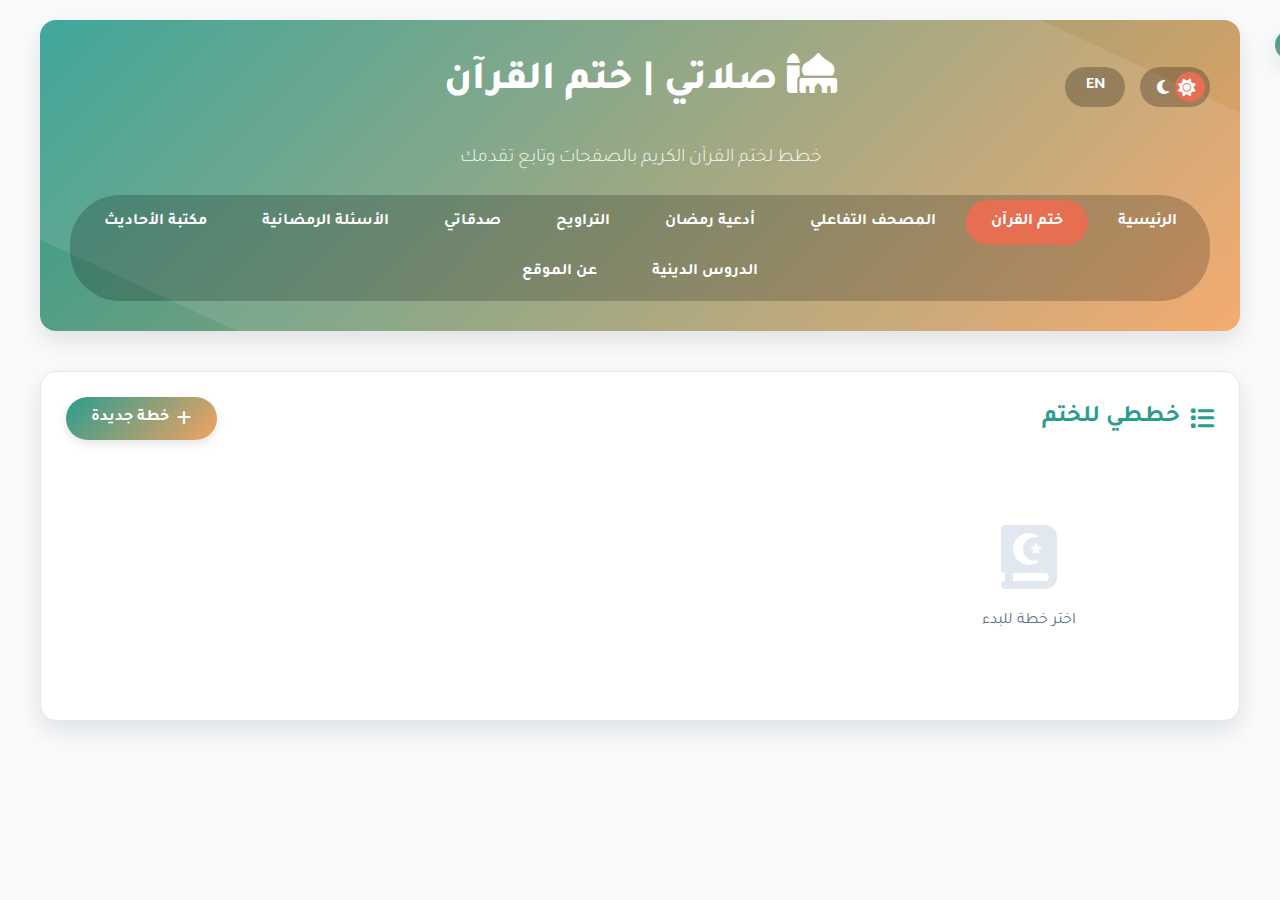
<file: Taktem.html>
<!DOCTYPE html>
<html lang="ar" dir="rtl">
<head>
    <meta charset="UTF-8">
    <meta name="viewport" content="width=device-width, initial-scale=1.0">
    <title>صلاتي - ختم القرآن</title>
    <link rel="icon" href="data:image/svg+xml,<svg xmlns=%22http://www.w3.org/2000/svg%22 viewBox=%220 0 100 100%22><text y=%22.9em%22 font-size=%2290%22>🕌</text></svg>">
    <link rel="stylesheet" href="https://cdnjs.cloudflare.com/ajax/libs/font-awesome/6.4.0/css/all.min.css">
    <link href="https://fonts.googleapis.com/css2?family=Tajawal:wght@300;400;500;700;800&display=swap" rel="stylesheet">
    <style>
        /* ========== الأنماط الأساسية ========== */
        :root {
            --primary-color: #2a9d8f;
            --primary-dark: #264653;
            --secondary-color: #e76f51;
            --accent-color: #f4a261;
            --background-color-light: #F8FAFC;
            --card-color-light: #FFFFFF;
            --text-color-light: #0F172A;
            --light-text-light: #64748B;
            --border-color-light: #E2E8F0;
            --background-color-dark: #0F172A;
            --card-color-dark: #1E293B;
            --text-color-dark: #F8FAFC;
            --light-text-dark: #94A3B8;
            --border-color-dark: #334155;

            --background-color: var(--background-color-light);
            --card-color: var(--card-color-light);
            --text-color: var(--text-color-light);
            --light-text: var(--light-text-light);
            --border-color: var(--border-color-light);
            
            --shadow: 0 10px 25px rgba(0, 0, 0, 0.1);
            --radius: 16px;
            --transition: all 0.3s ease;
            --gradient: linear-gradient(135deg, var(--primary-color) 0%, var(--accent-color) 100%);
        }

        body.dark-mode {
            --background-color: var(--background-color-dark);
            --card-color: var(--card-color-dark);
            --text-color: var(--text-color-dark);
            --light-text: var(--light-text-dark);
            --border-color: var(--border-color-dark);
            --shadow: 0 10px 25px rgba(0, 0, 0, 0.3);
        }

        * { margin: 0; padding: 0; box-sizing: border-box; font-family: 'Tajawal', sans-serif; }

        body { 
            background-color: var(--background-color); 
            color: var(--text-color); 
            line-height: 1.6; 
            padding: 20px; 
            min-height: 100vh; 
            transition: background-color 0.3s, color 0.2s;
        }
        
        body::before { 
            content: ''; 
            position: fixed; 
            top: 0; 
            left: 0; 
            width: 100%; 
            height: 100vh; 
            background-color: var(--transition-bg, transparent); 
            z-index: 9999; 
            clip-path: circle(0% at var(--clip-x, 50%) var(--clip-y, 50%)); 
            transition: clip-path 0.6s cubic-bezier(0.65, 0, 0.35, 1); 
            pointer-events: none; 
        }
        body.transition-active::before { 
            clip-path: circle(150% at var(--clip-x, 50%) var(--clip-y, 50%)); 
        }

        .container { max-width: 1200px; margin: 0 auto; }

        /* ===== الهيدر ===== */
        header { 
            text-align: center; 
            margin-bottom: 40px; 
            padding: 30px; 
            background: var(--gradient); 
            border-radius: var(--radius); 
            box-shadow: var(--shadow); 
            position: relative; 
            overflow: hidden; 
            color: white; 
        }
        header::before { 
            content: ""; 
            position: absolute; 
            top: -50%; 
            left: -50%; 
            width: 200%; 
            height: 200%; 
            background: rgba(255, 255, 255, 0.1); 
            transform: rotate(25deg); 
        }
        .header-top { 
            display: flex; 
            justify-content: space-between; 
            align-items: center; 
            position: relative; 
            z-index: 2; 
            margin-bottom: 20px; 
        }
        .header-controls { 
            display: flex; 
            align-items: center; 
            gap: 15px; 
        }

        .theme-switcher, .lang-switcher { 
            display: flex; 
            align-items: center; 
            justify-content: space-around; 
            background-color: rgba(0, 0, 0, 0.25); 
            padding: 5px 15px; 
            border-radius: 50px; 
            cursor: pointer; 
            position: relative; 
            height: 40px; 
            color: white;
            gap: 8px;
        }
        .theme-switcher { width: 70px; }
        .lang-switcher { 
            width: 60px; 
            justify-content: center; 
            font-weight: bold; 
            font-size: 1rem; 
        }
        
        .theme-switcher-handle { 
            position: absolute; 
            width: 30px; 
            height: 30px; 
            background-color: var(--secondary-color); 
            border-radius: 50%; 
            transition: transform 0.4s cubic-bezier(0.68, -0.55, 0.27, 1.55); 
            top: 5px; 
        }
        html[dir="rtl"] .theme-switcher-handle { right: 5px; }
        html[dir="ltr"] .theme-switcher-handle { left: 5px; }
        
        html[dir="rtl"] body.dark-mode .theme-switcher-handle { transform: translateX(-30px); }
        html[dir="ltr"] body.dark-mode .theme-switcher-handle { transform: translateX(30px); }
        
        .theme-switcher i { 
            width: 30px; 
            height: 30px; 
            display: flex; 
            align-items: center; 
            justify-content: center; 
            color: white; 
            z-index: 1; 
            transition: transform 0.3s ease, color 0.3s ease; 
        }
        body:not(.dark-mode) .fa-sun { color: #fff; transform: scale(1.1) rotate(360deg); }
        body.dark-mode .fa-moon { color: #fff; transform: scale(1.1) rotate(360deg); }
        
        h1 { 
            margin-bottom: 10px; 
            font-size: 2.5rem; 
            position: relative; 
            font-weight: 800; 
        }
        .subtitle { 
            font-size: 1.2rem; 
            opacity: 0.9; 
            font-weight: 300; 
        }

        /* ===== شريط التنقل ===== */
        .main-nav { 
            display: flex; 
            justify-content: center; 
            background-color: rgba(0,0,0,0.2); 
            border-radius: 50px; 
            padding: 5px; 
            margin-top: 20px; 
            position: relative; 
            z-index: 2; 
            flex-wrap: wrap; 
            gap: 5px;
        }
        .nav-tab { 
            background-color: transparent; 
            border: none; 
            color: white; 
            padding: 10px 25px; 
            border-radius: 50px; 
            cursor: pointer; 
            transition: var(--transition); 
            font-weight: bold; 
            font-size: 1rem; 
            display: flex;
            align-items: center;
            gap: 8px;
            text-decoration: none;
        }
        .nav-tab.active { 
            background-color: var(--secondary-color); 
        }

        /* ===== قائمة الخطط ===== */
        .plans-section {
            background-color: var(--card-color);
            border: 1px solid var(--border-color);
            border-radius: var(--radius);
            padding: 25px;
            margin-bottom: 30px;
            box-shadow: var(--shadow);
        }
        
        .plans-header {
            display: flex;
            justify-content: space-between;
            align-items: center;
            margin-bottom: 25px;
            flex-wrap: wrap;
            gap: 15px;
        }
        
        .plans-header h2 {
            color: var(--primary-color);
            font-size: 1.5rem;
            display: flex;
            align-items: center;
            gap: 10px;
        }
        
        .new-plan-btn {
            background: var(--gradient);
            color: white;
            border: none;
            padding: 12px 25px;
            border-radius: 50px;
            font-size: 1rem;
            font-weight: bold;
            cursor: pointer;
            transition: var(--transition);
            display: flex;
            align-items: center;
            gap: 8px;
            box-shadow: 0 4px 10px rgba(0,0,0,0.1);
        }
        
        .new-plan-btn:hover {
            transform: translateY(-3px);
            box-shadow: 0 6px 15px rgba(0,0,0,0.2);
        }
        
        .plans-grid {
            display: grid;
            grid-template-columns: repeat(auto-fill, minmax(300px, 1fr));
            gap: 20px;
        }
        
        .plan-card {
            background: var(--background-color);
            border: 2px solid var(--border-color);
            border-radius: var(--radius);
            padding: 20px;
            transition: var(--transition);
            cursor: pointer;
            position: relative;
        }
        
        .plan-card:hover {
            transform: translateY(-5px);
            box-shadow: var(--shadow);
        }
        
        .plan-card.active {
            border-color: var(--primary-color);
            background-color: rgba(42, 157, 143, 0.05);
        }
        
        .plan-card.completed {
            border-color: var(--accent-color);
        }
        
        .plan-header {
            display: flex;
            justify-content: space-between;
            align-items: center;
            margin-bottom: 15px;
            padding-left: 40px;
        }
        
        .plan-name {
            font-size: 1.3rem;
            font-weight: bold;
            color: var(--primary-color);
        }
        
        .plan-badge {
            background: var(--secondary-color);
            color: white;
            padding: 5px 10px;
            border-radius: 50px;
            font-size: 0.8rem;
        }
        
        .plan-dates {
            color: var(--light-text);
            font-size: 0.9rem;
            margin-bottom: 15px;
        }
        
        .plan-progress {
            margin: 15px 0;
        }
        
        .plan-progress-bar {
            height: 10px;
            background: var(--border-color);
            border-radius: 5px;
            overflow: hidden;
            margin-bottom: 10px;
        }
        
        .plan-progress-fill {
            height: 100%;
            background: var(--primary-color);
            transition: width 0.5s;
        }
        
        .plan-stats {
            display: flex;
            justify-content: space-between;
            color: var(--light-text);
            font-size: 0.9rem;
        }
        
        .plan-actions {
            position: absolute;
            top: 15px;
            left: 15px;
            display: flex;
            gap: 10px;
        }
        
        .plan-action-btn {
            width: 35px;
            height: 35px;
            border-radius: 50%;
            border: none;
            cursor: pointer;
            transition: var(--transition);
            display: flex;
            align-items: center;
            justify-content: center;
            color: white;
            opacity: 0;
        }
        
        .plan-card:hover .plan-action-btn {
            opacity: 1;
        }
        
        .plan-action-btn.edit {
            background: var(--primary-color);
        }
        
        .plan-action-btn.delete {
            background: var(--secondary-color);
        }
        
        .plan-action-btn:hover {
            transform: scale(1.1);
        }
        
        .plan-action-btn.edit:hover {
            background: #1e7b6f;
        }
        
        .plan-action-btn.delete:hover {
            background: #d64f2a;
        }

        /* ===== نافذة إنشاء/تعديل خطة ===== */
        .modal-overlay {
            position: fixed;
            top: 0;
            left: 0;
            width: 100%;
            height: 100%;
            background: rgba(0, 0, 0, 0.5);
            display: flex;
            align-items: center;
            justify-content: center;
            z-index: 2000;
            opacity: 0;
            visibility: hidden;
            transition: var(--transition);
        }
        
        .modal-overlay.active {
            opacity: 1;
            visibility: visible;
        }
        
        .modal-content {
            background: var(--card-color);
            border-radius: var(--radius);
            padding: 30px;
            max-width: 500px;
            width: 90%;
            max-height: 80vh;
            overflow-y: auto;
            box-shadow: var(--shadow);
        }
        
        .modal-content h2 {
            color: var(--primary-color);
            margin-bottom: 25px;
            display: flex;
            align-items: center;
            gap: 10px;
        }
        
        .form-group {
            margin-bottom: 20px;
        }
        
        .form-group label {
            display: block;
            margin-bottom: 8px;
            color: var(--text-color);
            font-weight: 500;
        }
        
        .form-group input, .form-group select {
            width: 100%;
            padding: 12px;
            border-radius: 50px;
            border: 1px solid var(--border-color);
            background: var(--background-color);
            color: var(--text-color);
            font-size: 1rem;
        }
        
        .radio-group {
            display: flex;
            gap: 15px;
            flex-wrap: wrap;
        }
        
        .radio-option {
            display: flex;
            align-items: center;
            gap: 8px;
            cursor: pointer;
            padding: 10px 15px;
            border: 1px solid var(--border-color);
            border-radius: 50px;
            transition: var(--transition);
        }
        
        .radio-option:hover {
            border-color: var(--primary-color);
        }
        
        .radio-option input[type="radio"] {
            width: auto;
            margin: 0;
        }
        
        .custom-plan {
            margin-top: 20px;
            padding: 20px;
            background: var(--background-color);
            border-radius: var(--radius);
            border: 1px solid var(--border-color);
        }
        
        .modal-actions {
            display: flex;
            gap: 15px;
            margin-top: 25px;
        }
        
        .modal-btn {
            flex: 1;
            padding: 12px;
            border: none;
            border-radius: 50px;
            font-weight: bold;
            cursor: pointer;
            transition: var(--transition);
        }
        
        .modal-btn.primary {
            background: var(--gradient);
            color: white;
        }
        
        .modal-btn.secondary {
            background: var(--background-color);
            color: var(--text-color);
            border: 1px solid var(--border-color);
        }
        
        .modal-btn:hover {
            transform: translateY(-3px);
            box-shadow: var(--shadow);
        }

        /* ===== تفاصيل الخطة الحالية ===== */
        .plan-detail-section {
            background-color: var(--card-color);
            border: 1px solid var(--border-color);
            border-radius: var(--radius);
            padding: 25px;
            margin-bottom: 30px;
            box-shadow: var(--shadow);
        }
        
        .plan-detail-header {
            display: flex;
            justify-content: space-between;
            align-items: center;
            margin-bottom: 25px;
            flex-wrap: wrap;
            gap: 15px;
        }
        
        .plan-detail-header h2 {
            color: var(--primary-color);
            font-size: 1.5rem;
            display: flex;
            align-items: center;
            gap: 10px;
        }
        
        .plan-info {
            display: grid;
            grid-template-columns: repeat(auto-fit, minmax(200px, 1fr));
            gap: 20px;
            margin-bottom: 30px;
        }
        
        .info-card {
            background: var(--background-color);
            border: 1px solid var(--border-color);
            border-radius: var(--radius);
            padding: 15px;
            text-align: center;
        }
        
        .info-label {
            color: var(--light-text);
            font-size: 0.9rem;
            margin-bottom: 5px;
        }
        
        .info-value {
            font-size: 1.8rem;
            font-weight: bold;
            color: var(--primary-color);
        }
        
        .info-value.surplus {
            color: var(--accent-color);
        }
        
        .pages-progress {
            margin-bottom: 30px;
        }
        
        .pages-stats {
            display: flex;
            justify-content: space-between;
            margin-bottom: 10px;
            color: var(--light-text);
        }
        
        .pages-bar {
            height: 20px;
            background: var(--border-color);
            border-radius: 10px;
            overflow: hidden;
            margin-bottom: 10px;
        }
        
        .pages-fill {
            height: 100%;
            background: var(--primary-color);
            transition: width 0.5s;
        }

        /* ===== جدول القراءة اليومية ===== */
        .reading-section {
            background-color: var(--card-color);
            border: 1px solid var(--border-color);
            border-radius: var(--radius);
            padding: 25px;
            margin-bottom: 30px;
            box-shadow: var(--shadow);
        }
        
        .reading-header {
            display: flex;
            justify-content: space-between;
            align-items: center;
            margin-bottom: 25px;
            flex-wrap: wrap;
            gap: 15px;
        }
        
        .reading-header h2 {
            color: var(--primary-color);
            font-size: 1.5rem;
            display: flex;
            align-items: center;
            gap: 10px;
        }
        
        .day-selector {
            display: flex;
            gap: 10px;
            align-items: center;
        }
        
        .day-nav-btn {
            width: 40px;
            height: 40px;
            border-radius: 50%;
            border: none;
            background: var(--gradient);
            color: white;
            cursor: pointer;
            transition: var(--transition);
        }
        
        .day-nav-btn:hover:not(:disabled) {
            transform: translateY(-3px);
            box-shadow: var(--shadow);
        }
        
        .day-nav-btn:disabled {
            opacity: 0.5;
            cursor: not-allowed;
        }
        
        .current-day {
            font-size: 1.2rem;
            font-weight: bold;
            color: var(--primary-color);
            min-width: 150px;
            text-align: center;
        }
        
        .reading-card {
            background: var(--background-color);
            border: 2px solid var(--border-color);
            border-radius: var(--radius);
            padding: 30px;
            text-align: center;
            max-width: 500px;
            margin: 0 auto;
            transition: var(--transition);
        }
        
        .reading-card.completed {
            border-color: var(--primary-color);
            background-color: rgba(42, 157, 143, 0.05);
        }
        
        .quran-icon {
            font-size: 4rem;
            color: var(--primary-color);
            margin-bottom: 20px;
        }
        
        .day-target {
            font-size: 1.3rem;
            margin-bottom: 25px;
            color: var(--light-text);
        }
        
        .target-number {
            font-size: 2.5rem;
            font-weight: bold;
            color: var(--primary-color);
            display: block;
        }
        
        .reading-status {
            display: flex;
            justify-content: center;
            gap: 20px;
            margin: 25px 0;
            flex-wrap: wrap;
        }
        
        .status-btn {
            padding: 12px 30px;
            border-radius: 50px;
            font-weight: bold;
            cursor: pointer;
            transition: var(--transition);
            border: 2px solid transparent;
            background: var(--background-color);
            color: var(--text-color);
            border: 2px solid var(--border-color);
        }
        
        .status-btn.read {
            background: var(--primary-color);
            color: white;
            border-color: var(--primary-color);
        }
        
        .status-btn:hover:not(:disabled) {
            transform: translateY(-3px);
            box-shadow: var(--shadow);
        }
        
        .pages-input {
            margin: 20px 0;
        }
        
        .pages-input label {
            display: block;
            margin-bottom: 10px;
            color: var(--light-text);
        }
        
        .pages-input input {
            width: 120px;
            padding: 12px;
            border-radius: 50px;
            border: 1px solid var(--border-color);
            background: var(--background-color);
            color: var(--text-color);
            text-align: center;
            font-size: 1.2rem;
            margin: 0 auto;
            display: block;
        }
        
        .save-reading-btn {
            background: var(--gradient);
            color: white;
            border: none;
            padding: 15px 40px;
            border-radius: 50px;
            font-size: 1.2rem;
            font-weight: bold;
            cursor: pointer;
            transition: var(--transition);
            width: 100%;
            max-width: 300px;
            margin-top: 20px;
        }
        
        .save-reading-btn:hover:not(:disabled) {
            transform: translateY(-3px);
            box-shadow: var(--shadow);
        }
        
        .save-reading-btn:disabled {
            opacity: 0.5;
            cursor: not-allowed;
        }

        /* ===== إحصائيات الخطة ===== */
        .plan-stats-section {
            background-color: var(--card-color);
            border: 1px solid var(--border-color);
            border-radius: var(--radius);
            padding: 25px;
            margin-bottom: 30px;
            box-shadow: var(--shadow);
        }
        
        .plan-stats-section h2 {
            color: var(--primary-color);
            margin-bottom: 25px;
            display: flex;
            align-items: center;
            gap: 10px;
            font-size: 1.5rem;
        }
        
        .stats-grid {
            display: grid;
            grid-template-columns: repeat(auto-fit, minmax(200px, 1fr));
            gap: 20px;
        }
        
        .stat-item {
            text-align: center;
            padding: 20px;
            background: var(--background-color);
            border-radius: var(--radius);
        }
        
        .stat-value {
            font-size: 2rem;
            font-weight: bold;
            margin-bottom: 10px;
            color: var(--primary-color);
        }
        
        .stat-label {
            color: var(--light-text);
            font-size: 0.95rem;
        }

        /* ===== عناصر مساعدة ===== */
        .notification { 
            position: fixed; 
            top: 30px; 
            right: 30px; 
            background: var(--gradient); 
            color: white; 
            padding: 15px 25px; 
            border-radius: var(--radius); 
            box-shadow: var(--shadow); 
            transform: translateX(150%); 
            transition: transform 0.4s ease; 
            z-index: 3000; 
            display: flex; 
            align-items: center; 
            gap: 10px; 
            max-width: 400px; 
        }
        .notification.show { 
            transform: translateX(0); 
        }

        #back-to-top-btn { 
            position: fixed; 
            bottom: 30px; 
            right: 30px; 
            width: 50px; 
            height: 50px; 
            background: var(--primary-color); 
            color: white; 
            border: none; 
            border-radius: 50%; 
            display: flex; 
            align-items: center; 
            justify-content: center; 
            font-size: 1.2rem; 
            cursor: pointer; 
            box-shadow: var(--shadow); 
            opacity: 0; 
            visibility: hidden; 
            transform: translateY(20px); 
            transition: all 0.3s ease; 
            z-index: 1500; 
        }
        #back-to-top-btn.show { 
            opacity: 1; 
            visibility: visible; 
            transform: translateY(0); 
        }

        .no-plan-msg {
            text-align: center;
            padding: 60px 20px;
            color: var(--light-text);
        }
        
        .no-plan-msg i {
            font-size: 4rem;
            margin-bottom: 20px;
            color: var(--border-color);
        }

        @media (max-width: 768px) { 
            .header-top { flex-wrap: wrap; gap: 20px; justify-content: center; }
            h1 { font-size: 1.8rem; }
            .plans-header { flex-direction: column; }
            .reading-header { flex-direction: column; }
            .day-selector { width: 100%; justify-content: center; }
            .radio-group { flex-direction: column; }
        }
    </style>
</head>
<body>
    <div class="container">
        <header>
            <div class="header-top">
                <div class="header-controls">
                    <div class="theme-switcher" id="theme-switcher" title="تبديل المظهر">
                        <div class="theme-switcher-handle"></div>
                        <i class="fas fa-sun"></i>
                        <i class="fas fa-moon"></i>
                    </div>
                    <div class="lang-switcher" id="lang-switcher" title="تغيير اللغة">
                        <span id="lang-toggle">EN</span>
                    </div>
                </div>
                <div style="flex-grow: 1;"></div>
             <h1>
    <i class="fas fa-mosque"></i>
    <span data-key="appTitle">صلاتي</span>
    <span class="title-separator"> | </span>
    <span data-key="pageTitle">ختم القرآن</span>
</h1>

                <div style="flex-grow: 1;"></div>
                <div class="header-controls" style="visibility: hidden;">
                    <div class="theme-switcher"></div>
                    <div class="lang-switcher"></div>
                </div>
            </div>
            
            <p class="subtitle" data-key="subtitle">خطط لختم القرآن الكريم بالصفحات وتابع تقدمك</p>

            <!-- شريط التنقل -->
         <div class="main-nav">
    <a href="index.html" class="nav-tab" data-key="navHome">
        <i class="fas fa-home"></i> الرئيسية
    </a>

    <a href="Taktem.html" class="nav-tab active" data-key="navQuranKhatm">
        <i class="fas fa-book-quran"></i> ختم القرآن
    </a>

                                    <a href="quran.html" class="nav-tab " data-key="navMushaf"><i class="fas fa-book-open"></i> المصحف التفاعلي</a>

    <a href="azkar_ramadan.html" class="nav-tab" data-key="navRamadanDuas">
        <i class="fas fa-moon"></i> أدعية رمضان
    </a>

    <a href="traweh.html" class="nav-tab" data-key="navTaraweeh">
        <i class="fas fa-mosque"></i> التراويح
    </a>

    <a href="sadakate.html" class="nav-tab" data-key="navSadaqati">
        <i class="fas fa-hand-holding-heart"></i> صدقاتي
    </a>
     <a href="mosabaka.html" class="nav-tab " data-key="navQuestions"><i class="fas fa-question-circle"></i> الأسئلة الرمضانية</a>
                <a href="ahades.html" class="nav-tab" data-key="navHadith"><i class="fas fa-book-open"></i> مكتبة الأحاديث</a>

    <a href="lessons.html" class="nav-tab" data-key="navVideos">
        <i class="fas fa-video"></i> الدروس الدينية
    </a>
  <a href="about.html" class="nav-tab" data-key="aboutSite">
    عن الموقع
</a>

</div>

        </header>

        <main>
            <!-- قائمة الخطط -->
            <div class="plans-section">
                <div class="plans-header">
                    <h2><i class="fas fa-list"></i> <span data-key="myPlans">خططي للختم</span></h2>
                    <button class="new-plan-btn" onclick="openNewPlanModal()">
                        <i class="fas fa-plus"></i> <span data-key="newPlan">خطة جديدة</span>
                    </button>
                </div>
                <div id="plans-grid" class="plans-grid"></div>
            </div>

            <!-- تفاصيل الخطة الحالية -->
            <div id="plan-detail-container" style="display: none;">
                <!-- سيتم تعبئتها ديناميكياً -->
            </div>
        </main>
    </div>

    <!-- نافذة إنشاء/تعديل خطة -->
    <div class="modal-overlay" id="plan-modal">
        <div class="modal-content">
            <h2 id="modal-title"><i class="fas fa-plus-circle"></i> <span data-key="newPlanTitle">إنشاء خطة جديدة</span></h2>
            
            <input type="hidden" id="editing-plan-id">
            
            <div class="form-group">
                <label data-key="planName">اسم الخطة</label>
                <input type="text" id="plan-name" placeholder="مثال: ختمة رمضان">
            </div>
            
            <div class="form-group">
                <label data-key="planType">مدة الخطة</label>
                <div class="radio-group">
                    <label class="radio-option">
                        <input type="radio" name="plan-type" value="7" checked> <span data-key="oneWeek">أسبوع (7 أيام)</span>
                    </label>
                    <label class="radio-option">
                        <input type="radio" name="plan-type" value="10"> <span data-key="tenDays">10 أيام</span>
                    </label>
                    <label class="radio-option">
                        <input type="radio" name="plan-type" value="14"> <span data-key="twoWeeks">أسبوعين (14 يوم)</span>
                    </label>
                    <label class="radio-option">
                        <input type="radio" name="plan-type" value="21"> <span data-key="threeWeeks">3 أسابيع (21 يوم)</span>
                    </label>
                    <label class="radio-option">
                        <input type="radio" name="plan-type" value="30"> <span data-key="oneMonth">شهر (30 يوم)</span>
                    </label>
                    <label class="radio-option">
                        <input type="radio" name="plan-type" value="custom"> <span data-key="custom">مخصص</span>
                    </label>
                </div>
            </div>
            
            <div class="custom-plan" id="custom-plan-inputs" style="display: none;">
                <div class="form-group">
                    <label data-key="customDays">عدد الأيام</label>
                    <input type="number" id="custom-days" min="1" max="365" value="30">
                </div>
            </div>
            
            <div class="form-group">
                <label data-key="totalPages">إجمالي الصفحات</label>
                <input type="number" id="total-pages" value="604" min="1" max="604">
                <small style="color: var(--light-text);">(القرآن الكريم 604 صفحة)</small>
            </div>
            
            <div class="form-group">
                <label data-key="startDate">تاريخ البدء</label>
                <input type="date" id="start-date">
            </div>
            
            <div class="modal-actions">
                <button class="modal-btn primary" onclick="savePlan()"><span data-key="save">حفظ</span></button>
                <button class="modal-btn secondary" onclick="closePlanModal()"><span data-key="cancel">إلغاء</span></button>
            </div>
        </div>
    </div>

    <button id="back-to-top-btn" title="العودة للأعلى"><i class="fas fa-arrow-up"></i></button>
    <div class="notification" id="notification"></div>

    <script>
        (function() {
            // --- عناصر DOM ---
            const themeSwitcher = document.getElementById('theme-switcher');
            const langSwitcher = document.getElementById('lang-switcher');
            const notification = document.getElementById('notification');
            const backToTopBtn = document.getElementById('back-to-top-btn');
            const plansGrid = document.getElementById('plans-grid');
            const planDetailContainer = document.getElementById('plan-detail-container');
            
            // عناصر النافذة
            const planModal = document.getElementById('plan-modal');
            const modalTitle = document.getElementById('modal-title');
            const editingPlanId = document.getElementById('editing-plan-id');
            const planNameInput = document.getElementById('plan-name');
            const planTypeRadios = document.querySelectorAll('input[name="plan-type"]');
            const customPlanDiv = document.getElementById('custom-plan-inputs');
            const customDaysInput = document.getElementById('custom-days');
            const totalPagesInput = document.getElementById('total-pages');
            const startDateInput = document.getElementById('start-date');

            // --- الترجمات ---
            const translations = {
                ar: {
                    pageTitle: "ختم القرآن",
                      navHome: "الرئيسية",
                          appTitle: "صلاتي",

    navQuranKhatm: "ختم القرآن",
    navRamadanDuas: "أدعية رمضان",
    navTaraweeh: "التراويح",
    navSadaqati: "صدقاتي",
    navVideos: "الدروس الدينية",
    aboutSite:  "عن الموقع",
                                                   navMushaf: "المصحف التفاعلي",


                    subtitle: "خطط لختم القرآن الكريم بالصفحات وتابع تقدمك",
                    navHome: "الرئيسية",
                    navQuran: "ختم القرآن",
                    navDuas: "الأدعية",
                    navTaraweeh: "التراويح",
                    myPlans: "خططي للختم",
                    newPlan: "خطة جديدة",
                    newPlanTitle: "إنشاء خطة جديدة",
                    editPlanTitle: "تعديل الخطة",
                    planName: "اسم الخطة",
                    planType: "مدة الخطة",
                    oneWeek: "أسبوع (7 أيام)",
                    tenDays: "10 أيام",
                    twoWeeks: "أسبوعين (14 يوم)",
                    threeWeeks: "3 أسابيع (21 يوم)",
                    oneMonth: "شهر (30 يوم)",
                    custom: "مخصص",
                    customDays: "عدد الأيام",
                    totalPages: "إجمالي الصفحات",
                    startDate: "تاريخ البدء",
                    create: "إنشاء",
                    save: "حفظ",
                    cancel: "إلغاء",
                    planDetails: "تفاصيل الخطة",
                    days: "أيام",
                    pagesRead: "صفحات مقروءة",
                    remaining: "متبقي",
                    surplus: "فائض",
                    dailyTarget: "الهدف اليومي",
                    completed: "مكتمل",
                    inProgress: "قيد التنفيذ",
                    notStarted: "لم يبدأ",
                    read: "قرأت",
                    notRead: "لم أقرأ",
                    saved: "تم الحفظ",
                    planCreated: "تم إنشاء الخطة",
                    planUpdated: "تم تحديث الخطة",
                    planDeleted: "تم حذف الخطة",
                    selectPlan: "اختر خطة للبدء",
                    totalRead: "إجمالي المقروء",
                    average: "المتوسط اليومي",
                    bestDay: "أفضل يوم",
                    completionRate: "نسبة الإنجاز",
                    daysCompleted: "أيام مكتملة",
                    daysMissed: "أيام فائتة",
                    page: "صفحة",
                    pages: "صفحات",
                    edit: "تعديل",
                      navQuestions: "الأسئلة الرمضانية",
                                                            navHadith: "مكتبة الأحاديث",
                    delete: "حذف"
                },
                en: {
                    pageTitle: "Quran Completion",
                      navHome: "Home",
    navQuranKhatm: "Quran Khatm",
    navRamadanDuas: "Ramadan Duas",
    navTaraweeh: "Taraweeh",
    navSadaqati: "My Charity",
    navVideos: "Islamic Lessons",
        appTitle: "My Salah",
aboutSite:  "About the Website" ,
  navQuestions: "Ramadan Questions",
                      navMushaf: "Interactive Mushaf",

                                                            navHadith: "Hadith Library",


                    subtitle: "Plan to complete the Quran by pages and track your progress",
                    navHome: "Home",
                    navQuran: "Quran Completion",
                    navDuas: "Duas",
                    navTaraweeh: "Taraweeh",
                    myPlans: "My Plans",
                    newPlan: "New Plan",
                    newPlanTitle: "Create New Plan",
                    editPlanTitle: "Edit Plan",
                    planName: "Plan Name",
                    planType: "Plan Duration",
                    oneWeek: "One Week (7 days)",
                    tenDays: "10 Days",
                    twoWeeks: "Two Weeks (14 days)",
                    threeWeeks: "Three Weeks (21 days)",
                    oneMonth: "One Month (30 days)",
                    custom: "Custom",
                    customDays: "Number of Days",
                    totalPages: "Total Pages",
                    startDate: "Start Date",
                    create: "Create",
                    save: "Save",
                    cancel: "Cancel",
                    planDetails: "Plan Details",
                    days: "Days",
                    pagesRead: "Pages Read",
                    remaining: "Remaining",
                    surplus: "Surplus",
                    dailyTarget: "Daily Target",
                    completed: "Completed",
                    inProgress: "In Progress",
                    notStarted: "Not Started",
                    read: "Read",
                    notRead: "Not Read",
                    saved: "Saved",
                    planCreated: "Plan created",
                    planUpdated: "Plan updated",
                    planDeleted: "Plan deleted",
                    selectPlan: "Select a plan to start",
                    totalRead: "Total Read",
                    average: "Daily Average",
                    bestDay: "Best Day",
                    completionRate: "Completion Rate",
                    daysCompleted: "Days Completed",
                    daysMissed: "Days Missed",
                    page: "Page",
                    pages: "Pages",
                    edit: "Edit",
                    delete: "Delete"
                }
            };

            // --- بيانات الخطط ---
            let quranPlans = JSON.parse(localStorage.getItem('quranPlans_v4')) || [];
            let currentPlanId = localStorage.getItem('currentPlanId_v4') || null;

            // --- إعدادات التاريخ ---
           function getLocalToday() {
    const now = new Date();
    return new Date(now.getFullYear(), now.getMonth(), now.getDate());
}

const today = getLocalToday();

            
            // تعيين تاريخ البدء الافتراضي إلى اليوم
            const year = today.getFullYear();
            const month = String(today.getMonth() + 1).padStart(2, '0');
            const day = String(today.getDate()).padStart(2, '0');
            startDateInput.value = `${year}-${month}-${day}`;

            // --- أحداث النافذة ---
            planTypeRadios.forEach(radio => {
                radio.addEventListener('change', function() {
                    customPlanDiv.style.display = this.value === 'custom' ? 'block' : 'none';
                });
            });

            // --- دوال الثيم واللغة ---
            function setupTheme() {
                const savedTheme = localStorage.getItem('theme');
                if (savedTheme === 'dark') {
                    document.body.classList.add('dark-mode');
                }
            }

            function toggleTheme() {
                if (document.body.classList.contains('transition-active')) return;
                
                const root = document.documentElement;
                const isDarkMode = document.body.classList.contains('dark-mode');
                const rect = themeSwitcher.getBoundingClientRect();
                const x = rect.left + rect.width / 2;
                const y = rect.top + rect.height / 2;
                
                root.style.setProperty('--clip-x', `${x}px`);
                root.style.setProperty('--clip-y', `${y}px`);
                root.style.setProperty('--transition-bg', isDarkMode ? 'var(--background-color-light)' : 'var(--background-color-dark)');
                
                document.body.classList.add('transition-active');
                
                setTimeout(() => {
                    document.body.classList.toggle('dark-mode');
                    localStorage.setItem('theme', document.body.classList.contains('dark-mode') ? 'dark' : 'light');
                }, 300);
                
                setTimeout(() => document.body.classList.remove('transition-active'), 600);
            }

            function toggleLanguage() {
    currentLang = currentLang === 'ar' ? 'en' : 'ar';

    // توحيد التخزين مع باقي الموقع
    localStorage.setItem('language', currentLang);

    document.documentElement.lang = currentLang;
    document.documentElement.dir = currentLang === 'ar' ? 'rtl' : 'ltr';
    
    document.getElementById('lang-toggle').textContent = currentLang === 'ar' ? 'EN' : 'عربي';
    
    // ترجمة جميع العناصر
    document.querySelectorAll('[data-key]').forEach(el => {
        const key = el.getAttribute('data-key');
        if (translations[currentLang][key]) {
            el.textContent = translations[currentLang][key];
        }
    });
    
    renderPlans();
    if (currentPlanId) {
        renderPlanDetails(currentPlanId);
    }
}

// قراءة اللغة من نفس المفتاح المستخدم في باقي صفحات الموقع
let currentLang = localStorage.getItem('language') || 'ar';

            function showNotification(message) {
                notification.innerHTML = `<i class="fas fa-check-circle"></i> <div>${message}</div>`;
                notification.classList.add('show');
                setTimeout(() => notification.classList.remove('show'), 3000);
            }

            // --- دوال النافذة ---
            window.openNewPlanModal = function() {
                modalTitle.innerHTML = `<i class="fas fa-plus-circle"></i> ${translations[currentLang].newPlanTitle}`;
                editingPlanId.value = '';
                planNameInput.value = '';
                document.querySelector('input[name="plan-type"][value="7"]').checked = true;
                customPlanDiv.style.display = 'none';
                totalPagesInput.value = 604;
                startDateInput.value = `${year}-${month}-${day}`;
                planModal.classList.add('active');
            };

            window.openEditPlanModal = function(planId, event) {
                event.stopPropagation();
                
                const plan = quranPlans.find(p => p.id === planId);
                if (!plan) return;
                
                modalTitle.innerHTML = `<i class="fas fa-edit"></i> ${translations[currentLang].editPlanTitle}`;
                editingPlanId.value = planId;
                planNameInput.value = plan.name;
                
                // تحديد مدة الخطة
                const days = plan.totalDays;
                let typeFound = false;
                [7, 10, 14, 21, 30].forEach(val => {
                    if (days === val) {
                        document.querySelector(`input[name="plan-type"][value="${val}"]`).checked = true;
                        typeFound = true;
                    }
                });
                
                if (!typeFound) {
                    document.querySelector('input[name="plan-type"][value="custom"]').checked = true;
                    customPlanDiv.style.display = 'block';
                    customDaysInput.value = days;
                } else {
                    customPlanDiv.style.display = 'none';
                }
                
                totalPagesInput.value = plan.totalPages;
                
                // تاريخ البدء
                const startDate = new Date(plan.startDate);
                const startYear = startDate.getFullYear();
                const startMonth = String(startDate.getMonth() + 1).padStart(2, '0');
                const startDay = String(startDate.getDate()).padStart(2, '0');
                startDateInput.value = `${startYear}-${startMonth}-${startDay}`;
                
                planModal.classList.add('active');
            };

            window.closePlanModal = function() {
                planModal.classList.remove('active');
            };

            // --- حساب الصفحات في اليوم (عدد صحيح) ---
            function calculatePagesPerDay(totalPages, totalDays) {
                return Math.ceil(totalPages / totalDays);
            }

            // --- حفظ الخطة (جديدة أو تعديل) ---
            window.savePlan = function() {
                const name = planNameInput.value.trim();
                if (!name) {
                    alert(currentLang === 'ar' ? 'الرجاء إدخال اسم الخطة' : 'Please enter a plan name');
                    return;
                }

                // مدة الخطة
                const type = document.querySelector('input[name="plan-type"]:checked').value;
                let totalDays;
                
                if (type === 'custom') {
                    totalDays = parseInt(customDaysInput.value) || 30;
                } else {
                    totalDays = parseInt(type);
                }

                const totalPages = parseInt(totalPagesInput.value) || 604;
                const pagesPerDay = calculatePagesPerDay(totalPages, totalDays);

                const startDate = new Date(startDateInput.value);
                startDate.setHours(0, 0, 0, 0);
                
                // حساب تاريخ الانتهاء
                const endDate = new Date(startDate);
                endDate.setDate(endDate.getDate() + totalDays - 1);

                const planData = {
                    name: name,
                    startDate: startDate.toISOString(),
                    endDate: endDate.toISOString(),
                    totalDays: totalDays,
                    totalPages: totalPages,
                    pagesPerDay: pagesPerDay
                };

                const editingId = editingPlanId.value;
                
                if (editingId) {
                    // تعديل خطة موجودة
                    const planIndex = quranPlans.findIndex(p => p.id === editingId);
                    if (planIndex !== -1) {
                        // حفظ التقدم الحالي
                        const currentProgress = quranPlans[planIndex].progress;
                        
                        quranPlans[planIndex] = {
                            ...quranPlans[planIndex],
                            ...planData,
                            progress: currentProgress
                        };
                        
                        localStorage.setItem('quranPlans_v4', JSON.stringify(quranPlans));
                        showNotification(translations[currentLang].planUpdated);
                    }
                } else {
                    // إنشاء خطة جديدة
                    const newPlan = {
                        id: Date.now().toString(),
                        ...planData,
                        progress: {}
                    };

                    quranPlans.push(newPlan);
                    localStorage.setItem('quranPlans_v4', JSON.stringify(quranPlans));
                    
                    currentPlanId = newPlan.id;
                    localStorage.setItem('currentPlanId_v4', currentPlanId);
                    
                    showNotification(translations[currentLang].planCreated);
                }
                
                renderPlans();
                if (currentPlanId) {
                    renderPlanDetails(currentPlanId);
                }
                closePlanModal();
            };

            // --- حذف خطة ---
            window.deletePlan = function(planId, event) {
                event.stopPropagation();
                
                if (confirm(currentLang === 'ar' ? 'هل أنت متأكد من حذف هذه الخطة؟' : 'Are you sure you want to delete this plan?')) {
                    quranPlans = quranPlans.filter(p => p.id !== planId);
                    localStorage.setItem('quranPlans_v4', JSON.stringify(quranPlans));
                    
                    if (currentPlanId === planId) {
                        currentPlanId = quranPlans.length > 0 ? quranPlans[0].id : null;
                        localStorage.setItem('currentPlanId_v4', currentPlanId);
                        
                        if (currentPlanId) {
                            renderPlanDetails(currentPlanId);
                        } else {
                            planDetailContainer.style.display = 'none';
                        }
                    }
                    
                    renderPlans();
                    showNotification(translations[currentLang].planDeleted);
                }
            };

            // --- عرض الخطط ---
            function renderPlans() {
                plansGrid.innerHTML = '';
                
                if (quranPlans.length === 0) {
                    plansGrid.innerHTML = `
                        <div class="no-plan-msg">
                            <i class="fas fa-quran"></i>
                            <p>${translations[currentLang].selectPlan}</p>
                        </div>
                    `;
                    return;
                }

                quranPlans.sort((a, b) => new Date(b.startDate) - new Date(a.startDate));

                quranPlans.forEach(plan => {
                    const stats = calculatePlanStats(plan);
                    const isActive = plan.id === currentPlanId;
                    
                    const card = document.createElement('div');
                    card.className = `plan-card ${isActive ? 'active' : ''} ${stats.completed ? 'completed' : ''}`;
                    card.onclick = () => selectPlan(plan.id);
                    
                    const startDate = new Date(plan.startDate);
                    const endDate = new Date(plan.endDate);
                    
                    card.innerHTML = `
                        <div class="plan-actions">
                            <button class="plan-action-btn edit" onclick="openEditPlanModal('${plan.id}', event)" title="${translations[currentLang].edit}">
                                <i class="fas fa-edit"></i>
                            </button>
                            <button class="plan-action-btn delete" onclick="deletePlan('${plan.id}', event)" title="${translations[currentLang].delete}">
                                <i class="fas fa-trash"></i>
                            </button>
                        </div>
                        <div class="plan-header">
                            <span class="plan-name">${plan.name}</span>
                            <span class="plan-badge">${stats.completed ? '✅' : '📖'}</span>
                        </div>
                        <div class="plan-dates">
                            ${formatDate(startDate)} - ${formatDate(endDate)}
                        </div>
                        <div class="plan-progress">
                            <div class="plan-progress-bar">
                                <div class="plan-progress-fill" style="width: ${stats.percentage}%"></div>
                            </div>
                            <div class="plan-stats">
                                <span>${stats.pagesRead} / ${plan.totalPages} ${currentLang === 'ar' ? 'صفحة' : 'pages'}</span>
                                <span>${stats.percentage}%</span>
                            </div>
                        </div>
                    `;
                    
                    plansGrid.appendChild(card);
                });
            }

                        // --- حساب إحصائيات الخطة ---
            function calculatePlanStats(plan) {
                let totalPagesRead = 0;
                let daysRead = 0;
                let maxPages = 0;
                let bestDay = null;
                let lastReadPage = 0; // متغير لتتبع آخر صفحة تمت قراءتها
                
                // ترتيب الأيام التي تمت قراءتها لحساب آخر صفحة
                const readDays = [];
                
                Object.entries(plan.progress).forEach(([date, day]) => {
                    if (day.pages > 0) {
                        totalPagesRead += day.pages;
                        daysRead++;
                        readDays.push({ date, pages: day.pages });
                        if (day.pages > maxPages) {
                            maxPages = day.pages;
                            bestDay = date;
                        }
                    }
                });
                
                // ترتيب الأيام تصاعدياً حسب التاريخ
                readDays.sort((a, b) => new Date(a.date) - new Date(b.date));
                
                // حساب الصفحة الحالية (حيث توقفت)
                // إذا كان هناك أيام مقروءة، نجمع الصفحات حتى آخر يوم
                if (readDays.length > 0) {
                    lastReadPage = totalPagesRead;
                }
                
                // حساب الصفحة المتوقعة لليوم بناءً على الأيام المنقضية
                const startDate = new Date(plan.startDate);
                const today = getLocalToday();
                const daysSinceStart = Math.floor((today - startDate) / (1000 * 60 * 60 * 24));
                const currentDayIndex = Math.max(0, Math.min(daysSinceStart, plan.totalDays - 1));
                
                // الصفحة المفترضة بناءً على الخطة (بدون احتساب التقدم)
                const expectedPage = (currentDayIndex + 1) * plan.pagesPerDay;
                
                // الصفحة الحالية هي آخر صفحة تمت قراءتها + 1 (أو الصفحة الأولى من الخطة إذا لم يبدأ بعد)
                const currentPage = lastReadPage + 1;
                
                const percentage = Math.min(100, Math.round((totalPagesRead / plan.totalPages) * 100));
                const remaining = Math.max(0, plan.totalPages - totalPagesRead);
                const surplus = totalPagesRead > plan.totalPages ? totalPagesRead - plan.totalPages : 0;
                const completed = totalPagesRead >= plan.totalPages;
                
                return {
                    pagesRead: totalPagesRead,
                    percentage,
                    remaining,
                    surplus,
                    completed,
                    daysRead,
                    maxPages,
                    bestDay,
                    currentPage: completed ? plan.totalPages : currentPage, // إذا اكتمل، الصفحة الحالية هي آخر صفحة
                    expectedPage: completed ? plan.totalPages : expectedPage
                };
            }
            // --- اختيار خطة ---
            window.selectPlan = function(planId) {
                currentPlanId = planId;
                localStorage.setItem('currentPlanId_v4', currentPlanId);
                renderPlans();
                renderPlanDetails(planId);
            };

            // --- عرض تفاصيل الخطة ---
            function renderPlanDetails(planId) {
                const plan = quranPlans.find(p => p.id === planId);
                if (!plan) return;

                planDetailContainer.style.display = 'block';
                
                const stats = calculatePlanStats(plan);
                const startDate = new Date(plan.startDate);
                
                // حساب الأيام المتاحة حتى اليوم
                const today = new Date();
                today.setHours(0, 0, 0, 0);
                
                const daysSinceStart = Math.floor((today - startDate) / (1000 * 60 * 60 * 24));
                const availableDays = Math.min(daysSinceStart + 1, plan.totalDays);
                
                let html = `
                    <div class="plan-detail-section">
                        <div class="plan-detail-header">
                            <h2><i class="fas fa-info-circle"></i> ${plan.name}</h2>
                            <button class="plan-action-btn edit" onclick="openEditPlanModal('${plan.id}', event)" style="opacity:1; position:static;">
                                <i class="fas fa-edit"></i>
                            </button>
                        </div>
                        
                                               <div class="plan-info">
                            <div class="info-card">
                                <div class="info-label">${translations[currentLang].dailyTarget}</div>
                                <div class="info-value">${plan.pagesPerDay}</div>
                            </div>
                            <!-- كارد جديد لعرض الصفحة الحالية -->
                            <div class="info-card">
                                <div class="info-label">${currentLang === 'ar' ? 'الصفحة الحالية' : 'Current Page'}</div>
                                <div class="info-value">${stats.currentPage}</div>
                            </div>
                            <!-- نهاية الكارد الجديد -->
                            <div class="info-card">
                                <div class="info-label">${translations[currentLang].pagesRead}</div>
                                <div class="info-value">${stats.pagesRead}</div>
                            </div>
                            <div class="info-card">
                                <div class="info-label">${translations[currentLang].remaining}</div>
                                <div class="info-value">${stats.remaining}</div>
                            </div>
                            ${stats.surplus > 0 ? `
                                <div class="info-card">
                                    <div class="info-label">${translations[currentLang].surplus}</div>
                                    <div class="info-value surplus">+${stats.surplus}</div>
                                </div>
                            ` : ''}
                        </div>
                        
                        <div class="pages-progress">
                            <div class="pages-stats">
                                <span>${stats.pagesRead} / ${plan.totalPages} ${currentLang === 'ar' ? 'صفحة' : 'pages'}</span>
                                <span>${stats.percentage}%</span>
                            </div>
                            <div class="pages-bar">
                                <div class="pages-fill" style="width: ${stats.percentage}%"></div>
                            </div>
                        </div>
                    </div>
                `;

                // جدول القراءة اليومية
                html += `
                    <div class="reading-section">
                        <div class="reading-header">
                            <h2><i class="fas fa-calendar-alt"></i> ${translations[currentLang].days}</h2>
                            <div class="day-selector" id="day-selector">
                                <button class="day-nav-btn" id="prev-day" onclick="changeReadingDay(-1)">
                                    <i class="fas fa-chevron-right"></i>
                                </button>
                                <span class="current-day" id="current-day-display"></span>
                                <button class="day-nav-btn" id="next-day" onclick="changeReadingDay(1)">
                                    <i class="fas fa-chevron-left"></i>
                                </button>
                            </div>
                        </div>
                        
                        <div class="reading-card" id="reading-card">
                            <div class="quran-icon">
                                <i class="fas fa-quran"></i>
                            </div>
                            <div class="day-target">
                                <span class="target-number" id="target-pages">${plan.pagesPerDay}</span>
                                <span>${currentLang === 'ar' ? 'صفحة' : 'pages'}</span>
                            </div>
                            
                            <div class="reading-status">
                                <button class="status-btn" id="read-btn" onclick="setReadingStatus(true)">
                                    <i class="fas fa-check-circle"></i> ${translations[currentLang].read}
                                </button>
                                <button class="status-btn" id="not-read-btn" onclick="setReadingStatus(false)">
                                    <i class="fas fa-times-circle"></i> ${translations[currentLang].notRead}
                                </button>
                            </div>
                            
                            <div class="pages-input">
                                <label for="pages-read-input">${translations[currentLang].pagesRead}:</label>
                                <input type="number" id="pages-read-input" min="0" step="1" value="${plan.pagesPerDay}">
                            </div>
                            
                            <button class="save-reading-btn" id="save-reading-btn" onclick="saveReading('${planId}')">
                                <i class="fas fa-save"></i> ${translations[currentLang].save}
                            </button>
                        </div>
                    </div>
                `;

                // إحصائيات إضافية
               // إحصائيات إضافية مع أفضل يوم بالتاريخ
// ابحث عن هذا الجزء داخل renderPlanDetails وحدثه
let bestDayDisplay = '-';
if (stats.bestDay) {
    const bestDate = new Date(stats.bestDay);
    const formattedBestDate = formatDate(bestDate);
    // جعل اليوم في سطر والقيمة في سطر أو تنسيقها بشكل أفضل
    bestDayDisplay = `<div style="font-size: 0.9rem">${formattedBestDate}</div> <div style="color: var(--accent-color)">${stats.maxPages} ${currentLang === 'ar' ? 'صفحة' : 'pages'}</div>`;
}

html += `
    <div class="plan-stats-section">
        <h2><i class="fas fa-chart-pie"></i> ${translations[currentLang].completionRate}</h2>
        <div class="stats-grid">
            <div class="stat-item">
                <div class="stat-value">${stats.daysRead}</div>
                <div class="stat-label">${translations[currentLang].daysCompleted}</div>
            </div>
            <div class="stat-item">
                <div class="stat-value">${Math.max(0, availableDays - stats.daysRead)}</div>
                <div class="stat-label">${translations[currentLang].daysMissed}</div>
            </div>
            <div class="stat-item">
                <div class="stat-value">${stats.daysRead > 0 ? Math.round(stats.pagesRead / stats.daysRead) : 0}</div>
                <div class="stat-label">${translations[currentLang].average}</div>
            </div>
            <div class="stat-item">
                <div class="stat-value" style="font-size: 1.4rem;" title="${stats.bestDay ? new Date(stats.bestDay).toLocaleDateString(currentLang === 'ar' ? 'ar-EG' : 'en-US') : ''}">
                    ${bestDayDisplay}
                </div>
                <div class="stat-label">
                    <i class="fas fa-crown" style="color: var(--accent-color);"></i> 
                    ${translations[currentLang].bestDay}
                </div>
            </div>
        </div>
    </div>
`;

                planDetailContainer.innerHTML = html;

                // إضافة متغيرات الحالة مع الحفاظ على اليوم الحالي
                window.currentPlanForReading = plan;
                
                // إذا كان هناك يوم محفوظ مسبقاً، استخدمه، وإلا استخدم اليوم الحالي
                if (!window.currentReadingDayIndex) {
                    // البحث عن اليوم الحالي
                   const today = getLocalToday();

                    const startDate = new Date(plan.startDate);
                    const diffTime = today - startDate;
                    const diffDays = Math.floor(diffTime / (1000 * 60 * 60 * 24));
                    
                    if (diffDays >= 0 && diffDays < plan.totalDays) {
                        window.currentReadingDayIndex = diffDays;
                    } else if (diffDays < 0) {
                        window.currentReadingDayIndex = 0;
                    } else {
                        window.currentReadingDayIndex = plan.totalDays - 1;
                    }
                }
                
                updateReadingDayDisplay(plan);
            }

            // --- متغيرات القراءة الحالية ---
            window.currentPlanForReading = null;
            window.currentReadingDayIndex = 0;

            // --- تحديث عرض اليوم ---
            function updateReadingDayDisplay(plan) {
                const startDate = new Date(plan.startDate);
                const currentDate = new Date(startDate);
                currentDate.setDate(currentDate.getDate() + window.currentReadingDayIndex);
                
                const isFuture = currentDate > today;
                const dayKey = formatDateKey(currentDate);
                const dayData = plan.progress[dayKey] || { read: false, pages: 0 };
                
                document.getElementById('current-day-display').textContent = formatDate(currentDate);
                document.getElementById('target-pages').textContent = plan.pagesPerDay;
                document.getElementById('pages-read-input').value = dayData.pages > 0 ? dayData.pages : plan.pagesPerDay;
                
                const readingCard = document.getElementById('reading-card');
                const readBtn = document.getElementById('read-btn');
                const notReadBtn = document.getElementById('not-read-btn');
                const saveBtn = document.getElementById('save-reading-btn');
                
                if (isFuture) {
                    readingCard.style.opacity = '0.5';
                    readingCard.style.pointerEvents = 'none';
                    readBtn.disabled = true;
                    notReadBtn.disabled = true;
                    saveBtn.disabled = true;
                } else {
                    readingCard.style.opacity = '1';
                    readingCard.style.pointerEvents = 'all';
                    readBtn.disabled = false;
                    notReadBtn.disabled = false;
                    saveBtn.disabled = false;
                    
                    if (dayData.read) {
                        readingCard.classList.add('completed');
                        readBtn.classList.add('read');
                        notReadBtn.classList.remove('read');
                    } else {
                        readingCard.classList.remove('completed');
                        notReadBtn.classList.add('read');
                        readBtn.classList.remove('read');
                    }
                }
                
                // تحديث أزرار التنقل
                document.getElementById('prev-day').disabled = window.currentReadingDayIndex === 0;
                document.getElementById('next-day').disabled = window.currentReadingDayIndex >= plan.totalDays - 1;
            }

            // --- تغيير يوم القراءة ---
            window.changeReadingDay = function(delta) {
                const plan = window.currentPlanForReading;
                if (!plan) return;
                
                const newIndex = window.currentReadingDayIndex + delta;
                if (newIndex >= 0 && newIndex < plan.totalDays) {
                    window.currentReadingDayIndex = newIndex;
                    updateReadingDayDisplay(plan);
                }
            };

            // --- تعيين حالة القراءة ---
            window.setReadingStatus = function(read) {
                const plan = window.currentPlanForReading;
                if (!plan) return;
                
                const startDate = new Date(plan.startDate);
                const currentDate = new Date(startDate);
                currentDate.setDate(currentDate.getDate() + window.currentReadingDayIndex);
                
                if (currentDate > today) return;
                
                const readBtn = document.getElementById('read-btn');
                const notReadBtn = document.getElementById('not-read-btn');
                const readingCard = document.getElementById('reading-card');
                
                if (read) {
                    readingCard.classList.add('completed');
                    readBtn.classList.add('read');
                    notReadBtn.classList.remove('read');
                } else {
                    readingCard.classList.remove('completed');
                    notReadBtn.classList.add('read');
                    readBtn.classList.remove('read');
                }
            };

            // --- حفظ القراءة ---
            window.saveReading = function(planId) {
                const plan = quranPlans.find(p => p.id === planId);
                if (!plan) return;
                
                const startDate = new Date(plan.startDate);
                const currentDate = new Date(startDate);
                currentDate.setDate(currentDate.getDate() + window.currentReadingDayIndex);
                
                if (currentDate > today) return;
                
                const dayKey = formatDateKey(currentDate);
                const pagesRead = parseInt(document.getElementById('pages-read-input').value) || 0;
                const read = document.getElementById('reading-card').classList.contains('completed');
                
                plan.progress[dayKey] = {
                    read: read,
                    pages: read ? pagesRead : 0,
                    date: dayKey
                };
                
                localStorage.setItem('quranPlans_v4', JSON.stringify(quranPlans));
                
                // إعادة عرض التفاصيل مع الحفاظ على نفس اليوم
                renderPlans();
                renderPlanDetails(planId);
                showNotification(translations[currentLang].saved);
            };

            // --- دوال مساعدة ---
          function formatDate(date) {
    const dayOfMonth = date.getDate();
    const monthName = months[currentLang][date.getMonth()];
    
    // جلب اسم اليوم بناءً على رقم اليوم في الأسبوع (0-6)
    const dayName = daysOfWeek[currentLang][date.getDay()];
    
    // إرجاع النص بالشكل: السبت، 11 فبراير
    return currentLang === 'ar' 
        ? `${dayName}، ${dayOfMonth} ${monthName}` 
        : `${dayName}, ${monthName} ${dayOfMonth}`;
}
            
           function formatDateKey(date) {
    // استخدام توقيت الجهاز المحلي وليس UTC
    const year = date.getFullYear();
    const month = String(date.getMonth() + 1).padStart(2, '0');
    const day = String(date.getDate()).padStart(2, '0');
    return `${year}-${month}-${day}`;
}


            const months = {
                ar: ["يناير", "فبراير", "مارس", "أبريل", "مايو", "يونيو", "يوليو", "أغسطس", "سبتمبر", "أكتوبر", "نوفمبر", "ديسمبر"],
                en: ["Jan", "Feb", "Mar", "Apr", "May", "Jun", "Jul", "Aug", "Sep", "Oct", "Nov", "Dec"]
            };

            const daysOfWeek = {
    ar: ["الأحد", "الاثنين", "الثلاثاء", "الأربعاء", "الخميس", "الجمعة", "السبت"],
    en: ["Sunday", "Monday", "Tuesday", "Wednesday", "Thursday", "Friday", "Saturday"]
};

            // --- التمرير ---
            function handleScroll() {
                backToTopBtn.classList.toggle('show', window.scrollY > 300);
            }
            
            function scrollToTop() { 
                window.scrollTo({ top: 0, behavior: 'smooth' }); 
            }

            // --- التهيئة ---
            function init() {
                setupTheme();
                
                themeSwitcher.addEventListener('click', toggleTheme);
                langSwitcher.addEventListener('click', toggleLanguage);
                window.addEventListener('scroll', handleScroll);
                backToTopBtn.addEventListener('click', scrollToTop);

                // تعيين اللغة الأولية
                document.documentElement.lang = currentLang;
                document.documentElement.dir = currentLang === 'ar' ? 'rtl' : 'ltr';
                document.getElementById('lang-toggle').textContent = currentLang === 'ar' ? 'EN' : 'عربي';
                
                // ترجمة أولية
                document.querySelectorAll('[data-key]').forEach(el => {
                    const key = el.getAttribute('data-key');
                    if (translations[currentLang][key]) {
                        el.textContent = translations[currentLang][key];
                    }
                });
                
                // عرض الخطط
                renderPlans();
                
                // عرض تفاصيل الخطة الحالية إن وجدت
                if (currentPlanId) {
                    renderPlanDetails(currentPlanId);
                }
            }

            init();
        })();
    </script>
</body>
</html>
</file>
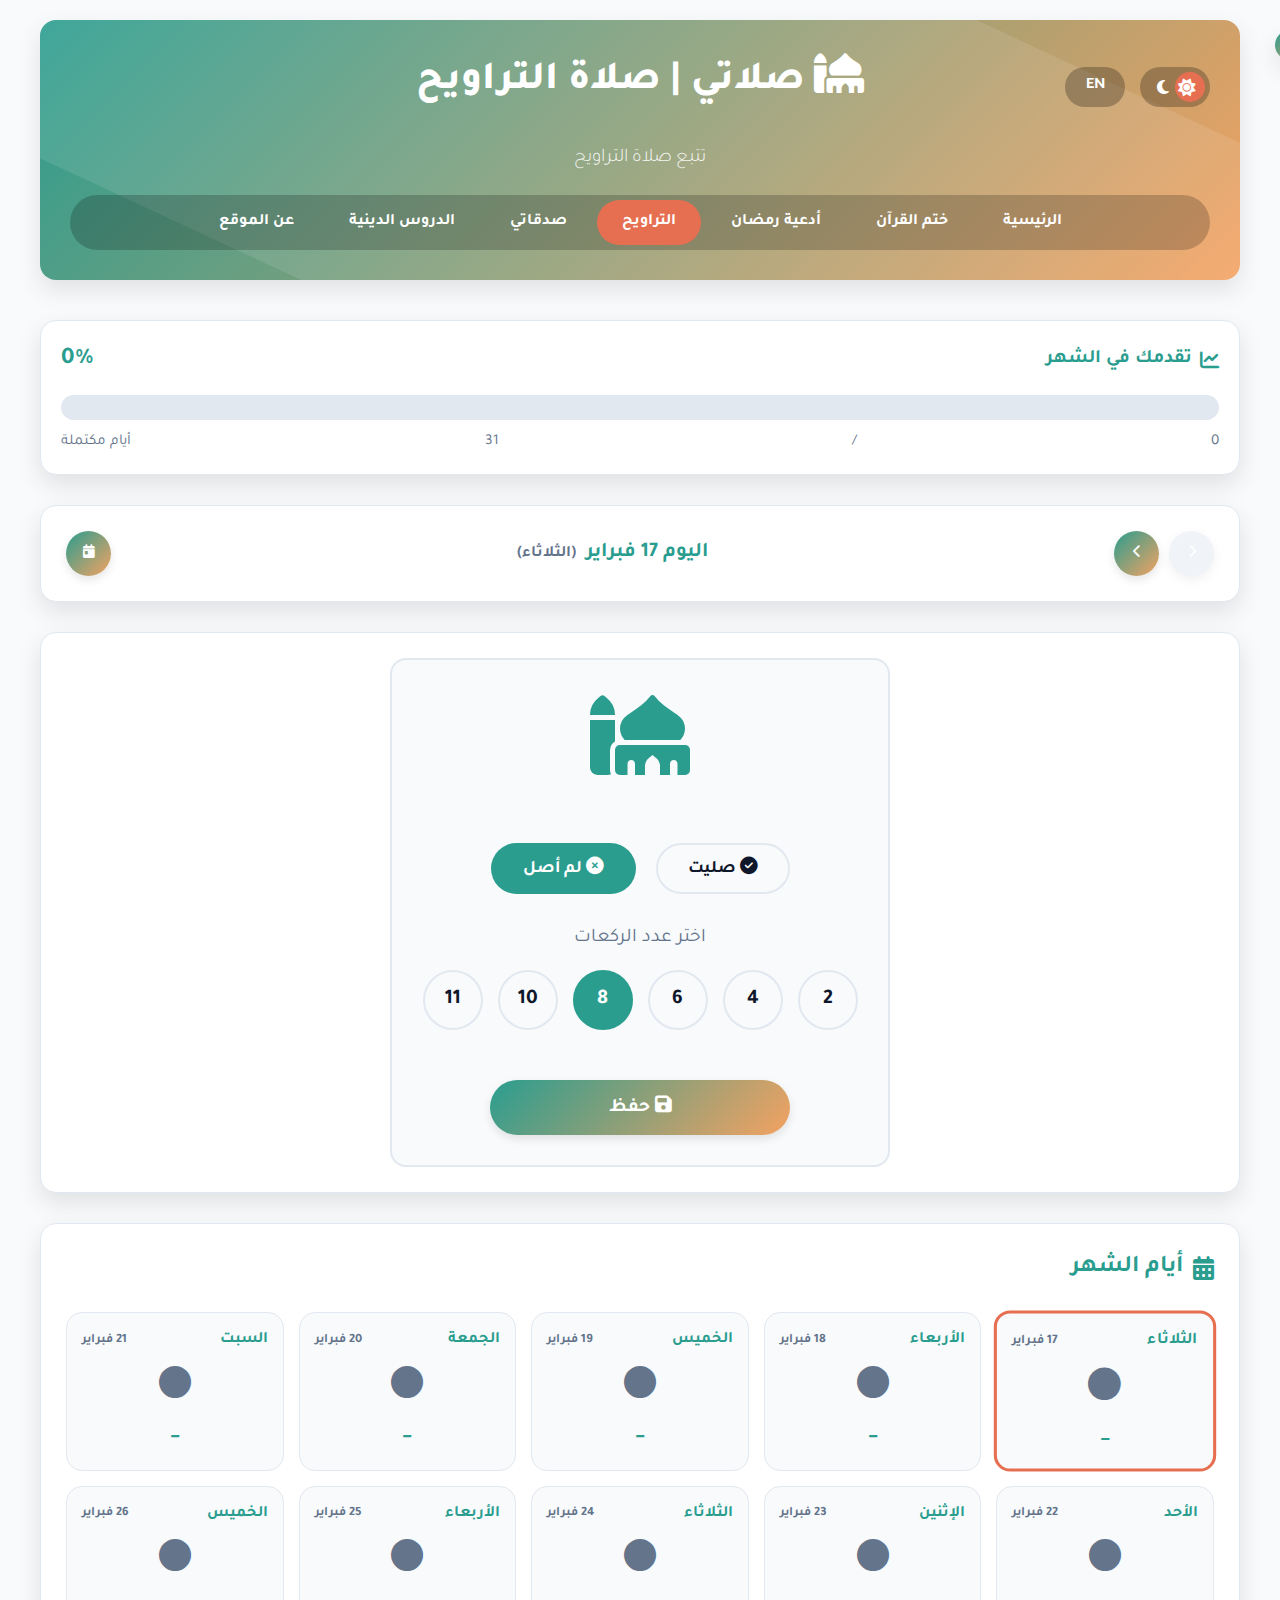
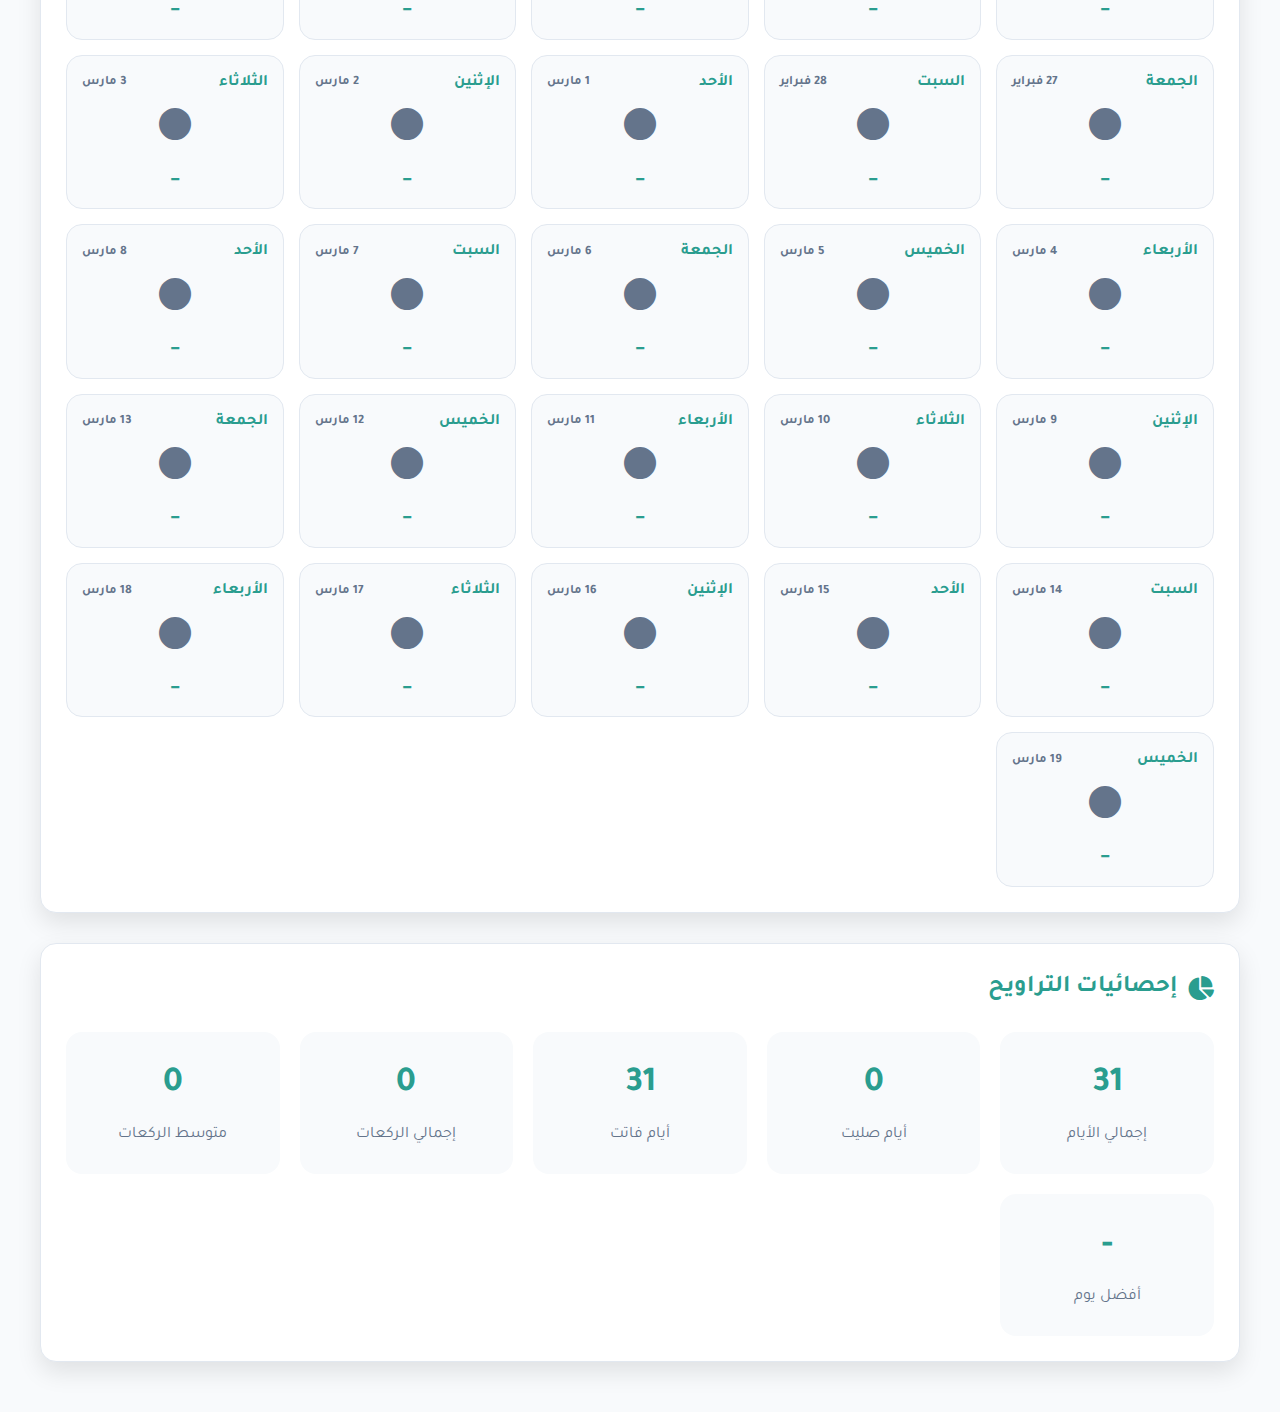
<file: traweh.html>
<!DOCTYPE html>
<html lang="ar" dir="rtl">
<head>
    <meta charset="UTF-8">
    <meta name="viewport" content="width=device-width, initial-scale=1.0">
    <title>صلاتي - صلاة التراويح</title>
    <link rel="icon" href="data:image/svg+xml,<svg xmlns=%22http://www.w3.org/2000/svg%22 viewBox=%220 0 100 100%22><text y=%22.9em%22 font-size=%2290%22>🕌</text></svg>">
    <link rel="stylesheet" href="https://cdnjs.cloudflare.com/ajax/libs/font-awesome/6.4.0/css/all.min.css">
    <link href="https://fonts.googleapis.com/css2?family=Tajawal:wght@300;400;500;700;800&display=swap" rel="stylesheet">
    <style>
        /* ========== الأنماط الأساسية ========== */
        :root {
            --primary-color: #2a9d8f;
            --primary-dark: #264653;
            --secondary-color: #e76f51;
            --accent-color: #f4a261;
            --background-color-light: #F8FAFC;
            --card-color-light: #FFFFFF;
            --text-color-light: #0F172A;
            --light-text-light: #64748B;
            --border-color-light: #E2E8F0;
            --background-color-dark: #0F172A;
            --card-color-dark: #1E293B;
            --text-color-dark: #F8FAFC;
            --light-text-dark: #94A3B8;
            --border-color-dark: #334155;

            --background-color: var(--background-color-light);
            --card-color: var(--card-color-light);
            --text-color: var(--text-color-light);
            --light-text: var(--light-text-light);
            --border-color: var(--border-color-light);
            
            --shadow: 0 10px 25px rgba(0, 0, 0, 0.1);
            --radius: 16px;
            --transition: all 0.3s ease;
            --gradient: linear-gradient(135deg, var(--primary-color) 0%, var(--accent-color) 100%);
        }

        body.dark-mode {
            --background-color: var(--background-color-dark);
            --card-color: var(--card-color-dark);
            --text-color: var(--text-color-dark);
            --light-text: var(--light-text-dark);
            --border-color: var(--border-color-dark);
            --shadow: 0 10px 25px rgba(0, 0, 0, 0.3);
        }

        * { margin: 0; padding: 0; box-sizing: border-box; font-family: 'Tajawal', sans-serif; }

        body { 
            background-color: var(--background-color); 
            color: var(--text-color); 
            line-height: 1.6; 
            padding: 20px; 
            min-height: 100vh; 
            transition: background-color 0.3s, color 0.2s;
        }
        
        body::before { 
            content: ''; 
            position: fixed; 
            top: 0; 
            left: 0; 
            width: 100%; 
            height: 100vh; 
            background-color: var(--transition-bg, transparent); 
            z-index: 9999; 
            clip-path: circle(0% at var(--clip-x, 50%) var(--clip-y, 50%)); 
            transition: clip-path 0.6s cubic-bezier(0.65, 0, 0.35, 1); 
            pointer-events: none; 
        }
        body.transition-active::before { 
            clip-path: circle(150% at var(--clip-x, 50%) var(--clip-y, 50%)); 
        }

        .container { max-width: 1200px; margin: 0 auto; }

        /* ===== الهيدر ===== */
        header { 
            text-align: center; 
            margin-bottom: 40px; 
            padding: 30px; 
            background: var(--gradient); 
            border-radius: var(--radius); 
            box-shadow: var(--shadow); 
            position: relative; 
            overflow: hidden; 
            color: white; 
        }
        header::before { 
            content: ""; 
            position: absolute; 
            top: -50%; 
            left: -50%; 
            width: 200%; 
            height: 200%; 
            background: rgba(255, 255, 255, 0.1); 
            transform: rotate(25deg); 
        }
        .header-top { 
            display: flex; 
            justify-content: space-between; 
            align-items: center; 
            position: relative; 
            z-index: 2; 
            margin-bottom: 20px; 
        }
        .header-controls { 
            display: flex; 
            align-items: center; 
            gap: 15px; 
        }

        .theme-switcher, .lang-switcher { 
            display: flex; 
            align-items: center; 
            justify-content: space-around; 
            background-color: rgba(0, 0, 0, 0.25); 
            padding: 5px 15px; 
            border-radius: 50px; 
            cursor: pointer; 
            position: relative; 
            height: 40px; 
            color: white;
            gap: 8px;
        }
        .theme-switcher { width: 70px; }
        .lang-switcher { 
            width: 60px; 
            justify-content: center; 
            font-weight: bold; 
            font-size: 1rem; 
        }
        
        .theme-switcher-handle { 
            position: absolute; 
            width: 30px; 
            height: 30px; 
            background-color: var(--secondary-color); 
            border-radius: 50%; 
            transition: transform 0.4s cubic-bezier(0.68, -0.55, 0.27, 1.55); 
            top: 5px; 
        }
        html[dir="rtl"] .theme-switcher-handle { right: 5px; }
        html[dir="ltr"] .theme-switcher-handle { left: 5px; }
        
        html[dir="rtl"] body.dark-mode .theme-switcher-handle { transform: translateX(-30px); }
        html[dir="ltr"] body.dark-mode .theme-switcher-handle { transform: translateX(30px); }
        
        .theme-switcher i { 
            width: 30px; 
            height: 30px; 
            display: flex; 
            align-items: center; 
            justify-content: center; 
            color: white; 
            z-index: 1; 
            transition: transform 0.3s ease, color 0.3s ease; 
        }
        body:not(.dark-mode) .fa-sun { color: #fff; transform: scale(1.1) rotate(360deg); }
        body.dark-mode .fa-moon { color: #fff; transform: scale(1.1) rotate(360deg); }
        
        h1 { 
            margin-bottom: 10px; 
            font-size: 2.5rem; 
            position: relative; 
            font-weight: 800; 
        }
        .subtitle { 
            font-size: 1.2rem; 
            opacity: 0.9; 
            font-weight: 300; 
        }

        /* ===== شريط التنقل ===== */
        .main-nav { 
            display: flex; 
            justify-content: center; 
            background-color: rgba(0,0,0,0.2); 
            border-radius: 50px; 
            padding: 5px; 
            margin-top: 20px; 
            position: relative; 
            z-index: 2; 
            flex-wrap: wrap; 
            gap: 5px;
        }
        .nav-tab { 
            background-color: transparent; 
            border: none; 
            color: white; 
            padding: 10px 25px; 
            border-radius: 50px; 
            cursor: pointer; 
            transition: var(--transition); 
            font-weight: bold; 
            font-size: 1rem; 
            display: flex;
            align-items: center;
            gap: 8px;
            text-decoration: none;
        }
        .nav-tab.active { 
            background-color: var(--secondary-color); 
        }

        /* ===== شريط التقدم ===== */
        .progress-section {
            background-color: var(--card-color);
            border: 1px solid var(--border-color);
            border-radius: var(--radius);
            padding: 20px;
            margin-bottom: 30px;
            box-shadow: var(--shadow);
        }
        
        .progress-header {
            display: flex;
            justify-content: space-between;
            align-items: center;
            margin-bottom: 15px;
            flex-wrap: wrap;
            gap: 10px;
        }
        
        .progress-title {
            color: var(--primary-color);
            font-size: 1.2rem;
            font-weight: 600;
            display: flex;
            align-items: center;
            gap: 8px;
        }
        
        .progress-percentage {
            font-size: 1.5rem;
            font-weight: bold;
            color: var(--primary-color);
        }
        
        .progress-bar-container {
            width: 100%;
            height: 25px;
            background: var(--border-color);
            border-radius: 50px;
            overflow: hidden;
            position: relative;
        }
        
        .progress-bar-fill {
            height: 100%;
            background: var(--gradient);
            transition: width 0.5s ease;
            border-radius: 50px;
            position: relative;
            overflow: hidden;
        }
        
        .progress-bar-fill::after {
            content: '';
            position: absolute;
            top: 0;
            left: 0;
            right: 0;
            bottom: 0;
            background: linear-gradient(90deg, transparent, rgba(255,255,255,0.3), transparent);
            animation: shimmer 2s infinite;
        }
        
        @keyframes shimmer {
            0% { transform: translateX(-100%); }
            100% { transform: translateX(100%); }
        }
        
        .progress-stats {
            display: flex;
            justify-content: space-between;
            margin-top: 10px;
            color: var(--light-text);
            font-size: 0.95rem;
        }

        /* ===== محدد اليوم (مترجم بالكامل) ===== */
        .day-selector {
            background-color: var(--card-color);
            border: 1px solid var(--border-color);
            border-radius: var(--radius);
            padding: 25px;
            margin-bottom: 30px;
            box-shadow: var(--shadow);
        }
        
        .day-nav {
            display: flex;
            justify-content: space-between;
            align-items: center;
            flex-wrap: wrap;
            gap: 15px;
        }
        
        .day-buttons {
            display: flex;
            gap: 10px;
        }
        
        .day-btn {
            width: 45px;
            height: 45px;
            border-radius: 50%;
            border: none;
            background: var(--gradient);
            color: white;
            cursor: pointer;
            transition: var(--transition);
            box-shadow: 0 4px 10px rgba(0,0,0,0.1);
        }
        
        .day-btn:hover:not(:disabled) {
            transform: translateY(-3px);
            box-shadow: 0 6px 15px rgba(0,0,0,0.2);
        }
        
        .day-btn:disabled {
            opacity: 0.5;
            cursor: not-allowed;
            background: var(--border-color);
        }
        
        .day-title {
            font-size: 1.3rem;
            font-weight: 700;
            color: var(--primary-color);
        }
        
        .day-title span {
            color: var(--light-text);
            font-size: 1rem;
            margin-right: 5px;
        }

        /* ===== بطاقة صلاة التراويح ===== */
        .taraweeh-section {
            background-color: var(--card-color);
            border: 1px solid var(--border-color);
            border-radius: var(--radius);
            padding: 25px;
            margin-bottom: 30px;
            box-shadow: var(--shadow);
        }
        
        .taraweeh-card {
            background: var(--background-color);
            border: 2px solid var(--border-color);
            border-radius: var(--radius);
            padding: 30px;
            text-align: center;
            max-width: 500px;
            margin: 0 auto;
            transition: var(--transition);
        }
        
        .taraweeh-card.completed {
            border-color: var(--primary-color);
            background-color: rgba(42, 157, 143, 0.05);
        }
        
        .taraweeh-card.locked {
            opacity: 0.7;
            filter: blur(1px);
            pointer-events: none;
            position: relative;
        }
        
        .taraweeh-card.locked::before {
            content: '🔒';
            position: absolute;
            top: 50%;
            left: 50%;
            transform: translate(-50%, -50%);
            font-size: 3rem;
            z-index: 10;
        }
        
        .prayer-icon {
            font-size: 5rem;
            color: var(--primary-color);
            margin-bottom: 20px;
        }
        
        .prayer-status {
            display: flex;
            justify-content: center;
            gap: 20px;
            margin: 25px 0;
            flex-wrap: wrap;
        }
        
        .status-badge {
            padding: 12px 30px;
            border-radius: 50px;
            font-weight: bold;
            cursor: pointer;
            transition: var(--transition);
            border: 2px solid transparent;
            font-size: 1.1rem;
        }
        
        .status-badge.prayed {
            background: var(--primary-color);
            color: white;
        }
        
        .status-badge.not-prayed {
            background: var(--background-color);
            color: var(--text-color);
            border: 2px solid var(--border-color);
        }
        
        .status-badge:hover:not(:disabled) {
            transform: translateY(-3px);
            box-shadow: var(--shadow);
        }
        
        .status-badge:disabled {
            opacity: 0.5;
            cursor: not-allowed;
        }
        
        .rakat-selector {
            margin: 30px 0;
        }
        
        .rakat-label {
            font-size: 1.2rem;
            color: var(--light-text);
            margin-bottom: 15px;
        }
        
        .rakat-options {
            display: flex;
            justify-content: center;
            gap: 15px;
            flex-wrap: wrap;
        }
        
        .rakat-option {
            width: 60px;
            height: 60px;
            border-radius: 50%;
            border: 2px solid var(--border-color);
            background: var(--background-color);
            color: var(--text-color);
            font-size: 1.3rem;
            font-weight: bold;
            cursor: pointer;
            transition: var(--transition);
            display: flex;
            align-items: center;
            justify-content: center;
        }
        
        .rakat-option:hover:not(.selected):not(:disabled) {
            transform: translateY(-3px);
            box-shadow: var(--shadow);
            border-color: var(--primary-color);
        }
        
        .rakat-option.selected {
            background: var(--primary-color);
            color: white;
            border-color: var(--primary-color);
        }
        
        .rakat-option:disabled {
            opacity: 0.5;
            cursor: not-allowed;
        }
        
        .save-btn {
            background: var(--gradient);
            color: white;
            border: none;
            padding: 15px 40px;
            border-radius: 50px;
            font-size: 1.2rem;
            font-weight: bold;
            cursor: pointer;
            transition: var(--transition);
            margin-top: 20px;
            box-shadow: 0 4px 10px rgba(0,0,0,0.1);
            width: 100%;
            max-width: 300px;
        }
        
        .save-btn:hover:not(:disabled) {
            transform: translateY(-3px);
            box-shadow: 0 6px 15px rgba(0,0,0,0.2);
        }
        
        .save-btn:disabled {
            opacity: 0.5;
            cursor: not-allowed;
        }

        /* ===== التقويم (مترجم بالكامل) ===== */
        .calendar-section {
            background-color: var(--card-color);
            border: 1px solid var(--border-color);
            border-radius: var(--radius);
            padding: 25px;
            margin-bottom: 30px;
            box-shadow: var(--shadow);
        }
        
        .calendar-section h2 {
            color: var(--primary-color);
            margin-bottom: 25px;
            display: flex;
            align-items: center;
            gap: 10px;
            font-size: 1.5rem;
        }
        
        .calendar-grid {
            display: grid;
            grid-template-columns: repeat(auto-fill, minmax(200px, 1fr));
            gap: 15px;
        }

        .calendar-day {
            background-color: var(--background-color);
            border: 1px solid var(--border-color);
            border-radius: var(--radius);
            padding: 15px;
            transition: var(--transition);
            text-align: center;
            cursor: pointer;
        }
        
        .calendar-day:hover:not(.future):not(.locked) {
            transform: translateY(-3px);
            box-shadow: var(--shadow);
        }
        
        .calendar-day.today {
            border: 2px solid var(--primary-color);
        }
        
        .calendar-day.completed {
            border-color: var(--primary-color);
            background-color: rgba(42, 157, 143, 0.1);
        }
        
        .calendar-day.active {
            border: 3px solid var(--secondary-color);
            transform: scale(1.02);
        }
        
        .calendar-day.future {
            opacity: 0.5;
            cursor: not-allowed;
            background-color: var(--border-color);
            position: relative;
        }
        
        .calendar-day.future::after {
            content: '🔒';
            position: absolute;
            top: 5px;
            right: 5px;
            font-size: 1rem;
        }
        
        .calendar-day.future:hover {
            transform: none;
            box-shadow: none;
        }

        .calendar-day-header {
            display: flex;
            justify-content: space-between;
            align-items: center;
            margin-bottom: 10px;
            font-weight: bold;
            color: var(--primary-color);
        }
        
        .calendar-day-name {
            font-size: 1rem;
        }
        
        .calendar-day-date {
            color: var(--light-text);
            font-size: 0.8rem;
        }
        
        .calendar-day-status {
            font-size: 2rem;
            margin: 10px 0;
            color: var(--light-text);
        }
        
        .calendar-day.completed .calendar-day-status {
            color: var(--primary-color);
        }
        
        .calendar-day-stats {
            font-size: 1rem;
            font-weight: bold;
            color: var(--primary-color);
        }

        /* ===== الإحصائيات (مترجمة بالكامل) ===== */
        .stats-section {
            background-color: var(--card-color);
            border: 1px solid var(--border-color);
            border-radius: var(--radius);
            padding: 25px;
            margin-bottom: 30px;
            box-shadow: var(--shadow);
        }
        
        .stats-section h2 {
            color: var(--primary-color);
            margin-bottom: 25px;
            display: flex;
            align-items: center;
            gap: 10px;
            font-size: 1.5rem;
        }
        
        .stats-grid {
            display: grid;
            grid-template-columns: repeat(auto-fit, minmax(200px, 1fr));
            gap: 20px;
        }
        
        .stat-item {
            text-align: center;
            padding: 25px;
            background: var(--background-color);
            border-radius: var(--radius);
            transition: var(--transition);
        }
        
        .stat-item:hover {
            transform: translateY(-3px);
            box-shadow: var(--shadow);
        }
        
        .stat-value {
            font-size: 2.2rem;
            font-weight: bold;
            margin-bottom: 10px;
            color: var(--primary-color);
        }
        
        .stat-label {
            color: var(--light-text);
            font-size: 1rem;
        }

        /* ===== عناصر مساعدة ===== */
        .notification { 
            position: fixed; 
            top: 30px; 
            right: 30px; 
            background: var(--gradient); 
            color: white; 
            padding: 15px 25px; 
            border-radius: var(--radius); 
            box-shadow: var(--shadow); 
            transform: translateX(150%); 
            transition: transform 0.4s ease; 
            z-index: 3000; 
            display: flex; 
            align-items: center; 
            gap: 10px; 
            max-width: 400px; 
        }
        .notification.show { 
            transform: translateX(0); 
        }

        #back-to-top-btn { 
            position: fixed; 
            bottom: 30px; 
            right: 30px; 
            width: 50px; 
            height: 50px; 
            background: var(--primary-color); 
            color: white; 
            border: none; 
            border-radius: 50%; 
            display: flex; 
            align-items: center; 
            justify-content: center; 
            font-size: 1.2rem; 
            cursor: pointer; 
            box-shadow: var(--shadow); 
            opacity: 0; 
            visibility: hidden; 
            transform: translateY(20px); 
            transition: all 0.3s ease; 
            z-index: 1500; 
        }
        #back-to-top-btn.show { 
            opacity: 1; 
            visibility: visible; 
            transform: translateY(0); 
        }

        @media (max-width: 768px) { 
            .header-top { flex-wrap: wrap; gap: 20px; justify-content: center; }
            h1 { font-size: 1.8rem; }
            .day-nav { flex-direction: column; text-align: center; }
            .rakat-options { gap: 10px; }
            .rakat-option { width: 50px; height: 50px; font-size: 1.1rem; }
        }
    </style>
</head>
<body>
    <div class="container">
        <header>
            <div class="header-top">
                <div class="header-controls">
                    <div class="theme-switcher" id="theme-switcher" title="تبديل المظهر">
                        <div class="theme-switcher-handle"></div>
                        <i class="fas fa-sun"></i>
                        <i class="fas fa-moon"></i>
                    </div>
                    <div class="lang-switcher" id="lang-switcher" title="تغيير اللغة">
                        <span id="lang-toggle">EN</span>
                    </div>
                </div>
                <div style="flex-grow: 1;"></div>
<h1>
    <i class="fas fa-mosque"></i>
    <span data-key="appTitle">صلاتي</span>
    <span class="title-separator"> | </span>
    <span data-key="pageTitle">صلاة التراويح</span>
</h1>


                <div style="flex-grow: 1;"></div>
                <div class="header-controls" style="visibility: hidden;">
                    <div class="theme-switcher"></div>
                    <div class="lang-switcher"></div>
                </div>
            </div>
            
            <p class="subtitle" data-key="subtitle">تتبع صلاة التراويح </p>

            <!-- شريط التنقل -->
           <div class="main-nav">
    <a href="index.html" class="nav-tab" data-key="navHome">
        <i class="fas fa-home"></i> الرئيسية
    </a>

    <a href="Taktem.html" class="nav-tab" data-key="navQuranKhatm">
        <i class="fas fa-book-quran"></i> ختم القرآن
    </a>

    <a href="azkar_ramadan.html" class="nav-tab" data-key="navRamadanDuas">
        <i class="fas fa-moon"></i> أدعية رمضان
    </a>

    <a href="taraweeh.html" class="nav-tab active" data-key="navTaraweeh">
        <i class="fas fa-mosque"></i> التراويح
    </a>

    <a href="sadakate.html" class="nav-tab" data-key="navSadaqati">
        <i class="fas fa-hand-holding-heart"></i> صدقاتي
    </a>

    <a href="lessons.html" class="nav-tab" data-key="navLessons">
        <i class="fas fa-video"></i> الدروس الدينية
    </a>
    <a href="about.html" class="nav-tab" data-key="aboutSite">
    عن الموقع
</a>
</div>

        </header>

        <main>
            <!-- شريط التقدم -->
            <div class="progress-section">
                <div class="progress-header">
                    <div class="progress-title">
                        <i class="fas fa-chart-line"></i>
                        <span data-key="progressTitle">تقدمك في الشهر</span>
                    </div>
                    <div class="progress-percentage" id="progress-percentage">0%</div>
                </div>
                <div class="progress-bar-container">
                    <div class="progress-bar-fill" id="progress-bar" style="width: 0%"></div>
                </div>
                <div class="progress-stats">
                    <span id="completed-days-count">0</span> / <span id="total-days-count">30</span>
                    <span data-key="daysCompleted">أيام مكتملة</span>
                </div>
            </div>

            <!-- محدد اليوم (مترجم بالكامل) -->
            <div class="day-selector">
                <div class="day-nav">
                    <div class="day-buttons">
                        <button class="day-btn" id="prev-day" title="اليوم السابق"><i class="fas fa-chevron-right"></i></button>
                        <button class="day-btn" id="next-day" title="اليوم التالي"><i class="fas fa-chevron-left"></i></button>
                    </div>
                    <div class="day-title" id="day-title"></div>
                    <button class="day-btn" id="today-btn" title="اليوم الحالي"><i class="fas fa-calendar-day"></i></button>
                </div>
            </div>

            <!-- بطاقة صلاة التراويح -->
            <div class="taraweeh-section">
                <div class="taraweeh-card" id="taraweeh-card">
                    <div class="prayer-icon">
                        <i class="fas fa-mosque"></i>
                    </div>
                    
                    <div class="prayer-status">
                        <button class="status-badge" id="prayed-btn" onclick="setPrayerStatus(true)">
                            <i class="fas fa-check-circle"></i> <span data-key="prayed">صليت</span>
                        </button>
                        <button class="status-badge" id="not-prayed-btn" onclick="setPrayerStatus(false)">
                            <i class="fas fa-times-circle"></i> <span data-key="notPrayed">لم أصل</span>
                        </button>
                    </div>

                    <div class="rakat-selector">
                        <div class="rakat-label" data-key="selectRakats">اختر عدد الركعات</div>
                        <div class="rakat-options" id="rakat-options">
                            <!-- سيتم إنشاء الأزرار ديناميكياً -->
                        </div>
                    </div>

                    <button class="save-btn" id="save-btn" onclick="savePrayer()">
                        <i class="fas fa-save"></i> <span data-key="save">حفظ</span>
                    </button>
                </div>
            </div>

            <!-- التقويم (مترجم بالكامل) -->
            <div class="calendar-section">
                <h2><i class="fas fa-calendar-alt"></i> <span data-key="calendarTitle">أيام الشهر</span></h2>
                <div class="calendar-grid" id="calendar-grid"></div>
            </div>

            <!-- الإحصائيات (مترجمة بالكامل) -->
            <div class="stats-section">
                <h2><i class="fas fa-chart-pie"></i> <span data-key="statsTitle">إحصائيات التراويح</span></h2>
                <div class="stats-grid">
                    <div class="stat-item">
                        <div class="stat-value" id="total-days">0</div>
                        <div class="stat-label" data-key="totalDays">إجمالي الأيام</div>
                    </div>
                    <div class="stat-item">
                        <div class="stat-value" id="prayed-days">0</div>
                        <div class="stat-label" data-key="prayedDays">أيام صليت</div>
                    </div>
                    <div class="stat-item">
                        <div class="stat-value" id="missed-days">0</div>
                        <div class="stat-label" data-key="missedDays">أيام فاتت</div>
                    </div>
                    <div class="stat-item">
                        <div class="stat-value" id="total-rakats">0</div>
                        <div class="stat-label" data-key="totalRakats">إجمالي الركعات</div>
                    </div>
                    <div class="stat-item">
                        <div class="stat-value" id="avg-rakats">0</div>
                        <div class="stat-label" data-key="avgRakats">متوسط الركعات</div>
                    </div>
                    <div class="stat-item">
                        <div class="stat-value" id="best-day">-</div>
                        <div class="stat-label" data-key="bestDay">أفضل يوم</div>
                    </div>
                </div>
            </div>
        </main>
    </div>

    <button id="back-to-top-btn" title="العودة للأعلى"><i class="fas fa-arrow-up"></i></button>
    <div class="notification" id="notification"></div>

    <script>
        (function() {
            // --- عناصر DOM ---
            const themeSwitcher = document.getElementById('theme-switcher');
            const langSwitcher = document.getElementById('lang-switcher');
            const notification = document.getElementById('notification');
            const backToTopBtn = document.getElementById('back-to-top-btn');
            const calendarGrid = document.getElementById('calendar-grid');
            
            const prevDayBtn = document.getElementById('prev-day');
            const nextDayBtn = document.getElementById('next-day');
            const todayBtn = document.getElementById('today-btn');
            const dayTitle = document.getElementById('day-title');
            
            const taraweehCard = document.getElementById('taraweeh-card');
            const prayedBtn = document.getElementById('prayed-btn');
            const notPrayedBtn = document.getElementById('not-prayed-btn');
            const rakatOptions = document.getElementById('rakat-options');
            const saveBtn = document.getElementById('save-btn');
            
            // عناصر شريط التقدم
            const progressBar = document.getElementById('progress-bar');
            const progressPercentage = document.getElementById('progress-percentage');
            const completedDaysCount = document.getElementById('completed-days-count');
            const totalDaysCount = document.getElementById('total-days-count');
            
            // عناصر الإحصائيات
            const totalDaysEl = document.getElementById('total-days');
            const prayedDaysEl = document.getElementById('prayed-days');
            const missedDaysEl = document.getElementById('missed-days');
            const totalRakatsEl = document.getElementById('total-rakats');
            const avgRakatsEl = document.getElementById('avg-rakats');
            const bestDayEl = document.getElementById('best-day');

            // --- خيارات الركعات المتاحة ---
            const rakatValues = [2, 4, 6, 8, 10, 11];

            // --- الترجمات الكاملة ---
            const translations = {
                ar: {
                    pageTitle: "صلاة التراويح",
                    subtitle: "تتبع صلاة التراويح ",
                    navHome: "الرئيسية",
navRamadanDuas: "أدعية رمضان",
appTitle: "صلاتي",
aboutSite: "عن الموقع",


                    navTaraweeh: "التراويح",
                    navSadaqati: "صدقاتي",
                    progressTitle: "تقدمك في الشهر",
                    daysCompleted: "أيام مكتملة",
                    calendarTitle: "أيام الشهر",
                    statsTitle: "إحصائيات التراويح",
                    totalDays: "إجمالي الأيام",
                    prayedDays: "أيام صليت",
                    missedDays: "أيام فاتت",
                    totalRakats: "إجمالي الركعات",
                    avgRakats: "متوسط الركعات",
                    bestDay: "أفضل يوم",
                    prayed: "صليت",
                    notPrayed: "لم أصل",
                    selectRakats: "اختر عدد الركعات",
                    save: "حفظ",
                    saved: "تم الحفظ",
                    day: "اليوم",
                    rakat: "ركعة",
                    rakats: "ركعات",
                    futureDay: "يوم قادم",
                    previousDay: "اليوم السابق",
                    nextDay: "اليوم التالي",
                    currentDay: "اليوم الحالي",
                    locked: "مقفل",
                      navQuranKhatm: "ختم القرآن",
                        navLessons: "الدروس الدينية",
                    completed: "مكتمل"
                },
                en: {
                    pageTitle: "Taraweeh Prayer",
                    subtitle: "Track Taraweeh prayer",
                    navHome: "Home",
                    navDuas: "Duas",
                    appTitle: "My Salah",
                    navTaraweeh: "Taraweeh",
                    navSadaqati: " My Charity",
                    progressTitle: "Your Monthly Progress",
                    daysCompleted: "Days Completed",
                    calendarTitle: "Month Days",
                    statsTitle: "Taraweeh Statistics",
                    totalDays: "Total Days",
                    prayedDays: "Prayed Days",
                    missedDays: "Missed Days",
                    totalRakats: "Total Rakats",
                    avgRakats: "Average Rakats",
                    bestDay: "Best Day",
                    prayed: "Prayed",
                    notPrayed: "Not Prayed",
                    selectRakats: "Select Rakats",
                    save: "Save",
                    saved: "Saved",
                    day: "Day",
                    rakat: "rakat",
                    rakats: "rakats",
                    futureDay: "Future Day",
                    previousDay: "Previous Day",
                    nextDay: "Next Day",
                    currentDay: "Current Day",
                    locked: "Locked",
navQuranKhatm: "Quran Khatm",
navRamadanDuas: "Ramadan Duas",
navLessons: "Islamic Lessons",
aboutSite: "About the Website" ,

                    completed: "Completed"
                }
            };

            const dayNames = {
                ar: ['الأحد', 'الإثنين', 'الثلاثاء', 'الأربعاء', 'الخميس', 'الجمعة', 'السبت'],
                en: ['Sunday', 'Monday', 'Tuesday', 'Wednesday', 'Thursday', 'Friday', 'Saturday']
            };

            const months = {
                ar: ["يناير", "فبراير", "مارس", "أبريل", "مايو", "يونيو", "يوليو", "أغسطس", "سبتمبر", "أكتوبر", "نوفمبر", "ديسمبر"],
                en: ["Jan", "Feb", "Mar", "Apr", "May", "Jun", "Jul", "Aug", "Sep", "Oct", "Nov", "Dec"]
            };

            // --- إعدادات التواريخ ---
const START_DATE = new Date(2026, 1, 17); // 18 فبراير 2026
const END_DATE = new Date(2026, 2, 19, 23, 59, 59, 999); // نهاية 20 مارس بالكامل


            // إنشاء مصفوفة بجميع الأيام
            const allDays = [];
            let curr = new Date(START_DATE);
            while (curr <= END_DATE) {
                allDays.push(new Date(curr));
                curr.setDate(curr.getDate() + 1);
            }
            totalDaysCount.textContent = allDays.length;

            // --- الحالة الحالية ---
// قراءة اللغة من نفس المفتاح المستخدم في باقي صفحات الموقع
let currentLang = localStorage.getItem('language') || 'ar';
function getLocalToday() {
    const now = new Date();
    return new Date(now.getFullYear(), now.getMonth(), now.getDate());
}

const today = getLocalToday();

            
            // تحديد اليوم الحالي (إذا كان خارج النطاق، نبدأ من أول يوم)
            let currentDate = today >= START_DATE && today <= END_DATE ? today : new Date(START_DATE);
            let selectedDate = new Date(currentDate);
            let taraweehData = JSON.parse(localStorage.getItem('taraweehData')) || {};
            
            // متغيرات مؤقتة للتعديل قبل الحفظ
            let currentStatus = false;
            let currentRakat = 8;

            // --- إنشاء أزرار الركعات ---
            function createRakatButtons() {
                rakatOptions.innerHTML = '';
                rakatValues.forEach(value => {
                    const btn = document.createElement('button');
                    btn.className = `rakat-option ${value === currentRakat ? 'selected' : ''}`;
                    btn.textContent = value;
                    btn.onclick = () => selectRakat(value);
                    rakatOptions.appendChild(btn);
                });
            }

            function selectRakat(value) {
                if (!isDayAccessible(selectedDate)) return;
                currentRakat = value;
                updateRakatButtons();
            }

            function updateRakatButtons() {
                const buttons = document.querySelectorAll('.rakat-option');
                buttons.forEach(btn => {
                    const value = parseInt(btn.textContent);
                    if (value === currentRakat) {
                        btn.classList.add('selected');
                    } else {
                        btn.classList.remove('selected');
                    }
                });
            }

            // --- التحقق من إمكانية الوصول لليوم ---
            function isDayAccessible(date) {
                return date <= today;
            }

            // --- تحديث شريط التقدم ---
            function updateProgressBar() {
                let completedDays = 0;
                
                allDays.forEach(day => {
                    const dateKey = formatDateKey(day);
                    const dayData = taraweehData[dateKey] || { prayed: false };
                    if (dayData.prayed && day <= today) {
                        completedDays++;
                    }
                });
                
                const totalAccessibleDays = allDays.filter(day => day <= today).length;
                const percentage = totalAccessibleDays > 0 ? Math.round((completedDays / totalAccessibleDays) * 100) : 0;
                
                progressBar.style.width = `${percentage}%`;
                progressPercentage.textContent = `${percentage}%`;
                completedDaysCount.textContent = completedDays;
            }

            // --- دوال الثيم واللغة ---
            function setupTheme() {
                const savedTheme = localStorage.getItem('theme');
                if (savedTheme === 'dark') {
                    document.body.classList.add('dark-mode');
                }
            }

            function toggleTheme() {
                if (document.body.classList.contains('transition-active')) return;
                
                const root = document.documentElement;
                const isDarkMode = document.body.classList.contains('dark-mode');
                const rect = themeSwitcher.getBoundingClientRect();
                const x = rect.left + rect.width / 2;
                const y = rect.top + rect.height / 2;
                
                root.style.setProperty('--clip-x', `${x}px`);
                root.style.setProperty('--clip-y', `${y}px`);
                root.style.setProperty('--transition-bg', isDarkMode ? 'var(--background-color-light)' : 'var(--background-color-dark)');
                
                document.body.classList.add('transition-active');
                
                setTimeout(() => {
                    document.body.classList.toggle('dark-mode');
                    localStorage.setItem('theme', document.body.classList.contains('dark-mode') ? 'dark' : 'light');
                }, 300);
                
                setTimeout(() => document.body.classList.remove('transition-active'), 600);
            }

           function toggleLanguage() {
    currentLang = currentLang === 'ar' ? 'en' : 'ar';

    // توحيد التخزين مع باقي الموقع
    localStorage.setItem('language', currentLang);

    document.documentElement.lang = currentLang;
    document.documentElement.dir = currentLang === 'ar' ? 'rtl' : 'ltr';
    
    document.getElementById('lang-toggle').textContent = currentLang === 'ar' ? 'EN' : 'عربي';
    
    // ترجمة جميع العناصر
    document.querySelectorAll('[data-key]').forEach(el => {
        const key = el.getAttribute('data-key');
        if (translations[currentLang][key]) {
            el.textContent = translations[currentLang][key];
        }
    });
    
    renderPlans();
    if (currentPlanId) {
        renderPlanDetails(currentPlanId);
    }
}


            function showNotification(message) {
                notification.innerHTML = `<i class="fas fa-check-circle"></i> <div>${message}</div>`;
                notification.classList.add('show');
                setTimeout(() => notification.classList.remove('show'), 3000);
            }

            // --- دوال اليوم الحالي ---
            function loadDayData() {
                const dateKey = formatDateKey(selectedDate);
                const dayData = taraweehData[dateKey] || { prayed: false, rakat: 0 };
                
                currentStatus = dayData.prayed;
                currentRakat = dayData.rakat || 8;
                
                updateUI();
            }

            function updateUI() {
                const isAccessible = isDayAccessible(selectedDate);
                
                // تحديث عنوان اليوم مع الترجمة
                const dayName = dayNames[currentLang][selectedDate.getDay()];
                const dayDate = formatDate(selectedDate);
                dayTitle.innerHTML = `${translations[currentLang].day} ${dayDate} <span>(${dayName})</span>`;
                
                // تحديث شكل البطاقة حسب الحالة والوصول
                if (!isAccessible) {
                    taraweehCard.classList.add('locked');
                } else {
                    taraweehCard.classList.remove('locked');
                    
                    if (currentStatus) {
                        taraweehCard.classList.add('completed');
                        prayedBtn.classList.add('prayed');
                        prayedBtn.classList.remove('not-prayed');
                        notPrayedBtn.classList.add('not-prayed');
                        notPrayedBtn.classList.remove('prayed');
                    } else {
                        taraweehCard.classList.remove('completed');
                        notPrayedBtn.classList.add('prayed');
                        notPrayedBtn.classList.remove('not-prayed');
                        prayedBtn.classList.add('not-prayed');
                        prayedBtn.classList.remove('prayed');
                    }
                }
                
                // تحديث أزرار الركعات
                updateRakatButtons();
                
                // تحديث أزرار التنقل
                const currentIndex = allDays.findIndex(d => formatDateKey(d) === formatDateKey(selectedDate));
                prevDayBtn.disabled = currentIndex === 0;
                nextDayBtn.disabled = currentIndex === allDays.length - 1 || !isDayAccessible(allDays[currentIndex + 1]);
                
                // تعطيل/تفعيل العناصر حسب الوصول
                const interactiveElements = [prayedBtn, notPrayedBtn, saveBtn, ...document.querySelectorAll('.rakat-option')];
                interactiveElements.forEach(el => {
                    if (el) {
                        el.disabled = !isAccessible;
                    }
                });
            }

            // --- دوال التفاعل ---
            window.setPrayerStatus = function(status) {
                if (!isDayAccessible(selectedDate)) return;
                currentStatus = status;
                updateUI();
            };

            window.savePrayer = function() {
                if (!isDayAccessible(selectedDate)) return;
                
                const dateKey = formatDateKey(selectedDate);
                
                taraweehData[dateKey] = {
                    prayed: currentStatus,
                    rakat: currentStatus ? currentRakat : 0
                };
                
                localStorage.setItem('taraweehData', JSON.stringify(taraweehData));
                
                renderCalendar();
                updateStats();
                updateProgressBar();
                showNotification(translations[currentLang].saved);
            };

            // --- التقويم ---
            function renderCalendar() {
                calendarGrid.innerHTML = '';
                
                allDays.forEach(day => {
                    const dateKey = formatDateKey(day);
                    const dayData = taraweehData[dateKey] || { prayed: false, rakat: 0 };
                    const isToday = isSameDay(day, today);
                    const isSelected = isSameDay(day, selectedDate);
                    const isAccessible = isDayAccessible(day);
                    
                    const dayName = dayNames[currentLang][day.getDay()];
                    const dayDate = formatDate(day);
                    
                    const card = document.createElement('div');
                    card.className = `calendar-day ${dayData.prayed ? 'completed' : ''} ${isToday ? 'today' : ''} ${isSelected ? 'active' : ''} ${!isAccessible ? 'future' : ''}`;
                    
                    if (isAccessible) {
                        card.onclick = () => selectDay(day);
                    }
                    
                    const rakatText = currentLang === 'ar' ? 'ركعة' : 'rakats';
                    
                    card.innerHTML = `
                        <div class="calendar-day-header">
                            <span class="calendar-day-name">${dayName}</span>
                            <span class="calendar-day-date">${dayDate}</span>
                        </div>
                        <div class="calendar-day-status">
                            <i class="fas ${dayData.prayed ? 'fa-check-circle' : dayData.rakat > 0 ? 'fa-adjust' : 'fa-circle'}"></i>
                        </div>
                        <div class="calendar-day-stats">
                            ${dayData.prayed ? dayData.rakat + ' ' + rakatText : !isAccessible ? '🔒' : '—'}
                        </div>
                    `;
                    
                    calendarGrid.appendChild(card);
                });
            }

            function selectDay(day) {
                if (!isDayAccessible(day)) return;
                selectedDate = new Date(day);
                loadDayData();
                renderCalendar();
            }

            // --- الإحصائيات ---
            function updateStats() {
                let prayedDays = 0;
                let totalRakats = 0;
                let bestRakats = 0;
                let bestDayStr = '';
                
                allDays.forEach(day => {
                    if (!isDayAccessible(day)) return;
                    
                    const dateKey = formatDateKey(day);
                    const dayData = taraweehData[dateKey] || { prayed: false, rakat: 0 };
                    
                    if (dayData.prayed) {
                        prayedDays++;
                        totalRakats += dayData.rakat;
                        
                        if (dayData.rakat > bestRakats) {
                            bestRakats = dayData.rakat;
                            bestDayStr = formatDate(day);
                        }
                    }
                });
                
                const missedDays = allDays.filter(day => isDayAccessible(day)).length - prayedDays;
                const avgRakats = prayedDays > 0 ? Math.round(totalRakats / prayedDays) : 0;
                
                totalDaysEl.textContent = allDays.filter(day => isDayAccessible(day)).length;
                prayedDaysEl.textContent = prayedDays;
                missedDaysEl.textContent = missedDays;
                totalRakatsEl.textContent = totalRakats;
                avgRakatsEl.textContent = avgRakats;
                bestDayEl.textContent = bestDayStr || '-';
            }

            // --- التنقل بين الأيام ---
            function changeDay(delta) {
                const currentIndex = allDays.findIndex(d => formatDateKey(d) === formatDateKey(selectedDate));
                const newIndex = currentIndex + delta;
                
                if (newIndex >= 0 && newIndex < allDays.length) {
                    const newDate = allDays[newIndex];
                    if (isDayAccessible(newDate)) {
                        selectedDate = new Date(newDate);
                        loadDayData();
                        renderCalendar();
                    }
                }
            }

            function goToToday() {
                if (today >= START_DATE && today <= END_DATE) {
                    selectedDate = new Date(today);
                } else {
                    selectedDate = new Date(START_DATE);
                }
                
                loadDayData();
                renderCalendar();
            }

            // --- دوال مساعدة ---
            function formatDate(date) {
                const d = date.getDate();
                const m = months[currentLang][date.getMonth()];
                return `${d} ${m}`;
            }
            
          function formatDateKey(date) {
    // يعتمد على توقيت الجهاز المحلي وليس UTC
    const year = date.getFullYear();
    const month = String(date.getMonth() + 1).padStart(2, '0');
    const day = String(date.getDate()).padStart(2, '0');
    return `${year}-${month}-${day}`;
}

            
            function isSameDay(d1, d2) {
                return d1.toDateString() === d2.toDateString();
            }

            // --- التمرير ---
            function handleScroll() {
                backToTopBtn.classList.toggle('show', window.scrollY > 300);
            }
            
            function scrollToTop() { 
                window.scrollTo({ top: 0, behavior: 'smooth' }); 
            }

            // --- التهيئة ---
            function init() {
                setupTheme();
                
                themeSwitcher.addEventListener('click', toggleTheme);
                langSwitcher.addEventListener('click', toggleLanguage);
                window.addEventListener('scroll', handleScroll);
                backToTopBtn.addEventListener('click', scrollToTop);
                
                prevDayBtn.addEventListener('click', () => changeDay(-1));
                nextDayBtn.addEventListener('click', () => changeDay(1));
                todayBtn.addEventListener('click', goToToday);

                // تعيين اللغة الأولية
                document.documentElement.lang = currentLang;
                document.documentElement.dir = currentLang === 'ar' ? 'rtl' : 'ltr';
                document.getElementById('lang-toggle').textContent = currentLang === 'ar' ? 'EN' : 'عربي';
                
                // تعيين عناوين الأزرار
                prevDayBtn.title = translations[currentLang].previousDay;
                nextDayBtn.title = translations[currentLang].nextDay;
                todayBtn.title = translations[currentLang].currentDay;
                
                // ترجمة أولية
                document.querySelectorAll('[data-key]').forEach(el => {
                    const key = el.getAttribute('data-key');
                    if (translations[currentLang][key]) {
                        el.textContent = translations[currentLang][key];
                    }
                });
                
                // إنشاء أزرار الركعات
                createRakatButtons();
                
                // تحميل بيانات اليوم الأول
                loadDayData();
                renderCalendar();
                updateStats();
                updateProgressBar();
            }

            init();
        })();
    </script>
</body>
</html>
</file>
<file: salaty.css>
:root {
            --primary-color: #2a9d8f;
            --primary-dark: #264653;
            --secondary-color: #e76f51;
            --accent-color: #f4a261; /* Used for 'late' prayers */
            --background-color-light: #F8FAFC;
            --card-color-light: #FFFFFF;
            --text-color-light: #0F172A;
            --light-text-light: #64748B;
            --border-color-light: #E2E8F0;
            --background-color-dark: #0F172A;
            --card-color-dark: #1E293B;
            --text-color-dark: #F8FAFC;
            --light-text-dark: #94A3B8;
            --border-color-dark: #334155;

            --background-color: var(--background-color-light);
            --card-color: var(--card-color-light);
            --text-color: var(--text-color-light);
            --light-text: var(--light-text-light);
            --border-color: var(--border-color-light);
            
            --shadow: 0 10px 25px rgba(0, 0, 0, 0.1);
            --radius: 16px;
            --transition: all 0.3s ease;
            --gradient: linear-gradient(135deg, var(--primary-color) 0%, var(--accent-color) 100%);
        }


        /* رمضان مبارك */
:root {
  --ramadan-primary: #008b8b; /* أزرق/تركواز إسلامي */
  --ramadan-secondary: #e6b87a; /* ذهبي فاتح */
  --ramadan-accent: #32a1a1; /* أزرق/تركواز متوسط */
  --ramadan-dark: #006666; /* أزرق/تركواز داكن */
  --ramadan-light: #b3e0e0; /* أزرق/تركواز فاتح جداً */
}

body.ramadan-mode {
  --primary-color: var(--ramadan-primary) !important;
  --primary-dark: var(--ramadan-dark) !important;
  --primary-light: var(--ramadan-light) !important;
  --accent-color: var(--ramadan-secondary) !important;
  --secondary-color: var(--ramadan-accent) !important;
}

body.ramadan-mode .header-top {
  background: linear-gradient(135deg, var(--ramadan-dark) 0%, var(--ramadan-primary) 100%);
}

body.ramadan-mode .day-card.today {
  border-color: var(--ramadan-secondary);
  background: linear-gradient(135deg, rgba(230, 184, 122, 0.1) 0%, rgba(0, 139, 139, 0.05) 100%);
}

body.ramadan-mode .nav-tab.active {
  border-bottom-color: var(--ramadan-secondary);
}

body.ramadan-mode .btn-primary {
  background: linear-gradient(135deg, var(--ramadan-primary) 0%, var(--ramadan-accent) 100%);
}

body.ramadan-mode .btn-primary:hover {
  background: linear-gradient(135deg, var(--ramadan-dark) 0%, var(--ramadan-primary) 100%);
}

body.ramadan-mode .prayer-item.completed-on_time i {
  color: var(--ramadan-primary);
}

body.ramadan-mode .completed-on_time {
  color: var(--ramadan-primary);
}

body.ramadan-mode .tasbeeh-counter-area {
  background: linear-gradient(135deg, var(--ramadan-dark) 0%, var(--ramadan-primary) 100%);
  box-shadow: 0 10px 30px rgba(0, 139, 139, 0.3);
}

body.ramadan-mode .progress {
  background: linear-gradient(to right, var(--ramadan-primary), var(--ramadan-accent)) !important;
}

/* تخصيصات إضافية لرمضان */
.ramadan-badge {
  position: fixed;
  top: 20px;
  left: 20px;
  background: linear-gradient(135deg, var(--ramadan-secondary), var(--ramadan-primary));
  color: white;
  padding: 8px 16px;
  border-radius: 20px;
  font-size: 0.9rem;
  font-weight: bold;
  z-index: 1000;
  box-shadow: 0 4px 12px rgba(0, 139, 139, 0.3);
  animation: pulse-ramadan 2s infinite;
}

@keyframes pulse-ramadan {
  0% { transform: scale(1); }
  50% { transform: scale(1.05); }
  100% { transform: scale(1); }
}

/* هلال رمضان في الزاوية */
body.ramadan-mode::before {
  content: '🌙';
  position: fixed;
  top: 10px;
  right: 10px;
  font-size: 2rem;
  z-index: 999;
  opacity: 0.3;
  animation: float 10s ease-in-out infinite;
}

@keyframes float {
  0%, 100% { transform: translateY(0px); }
  50% { transform: translateY(-20px); }
}
        body.dark-mode {
            --background-color: var(--background-color-dark);
            --card-color: var(--card-color-dark);
            --text-color: var(--text-color-dark);
            --light-text: var(--light-text-dark);
            --border-color: var(--border-color-dark);
            --shadow: 0 10px 25px rgba(0, 0, 0, 0.3);
        }

        * { margin: 0; padding: 0; box-sizing: border-box; font-family: 'Tajawal', sans-serif; }

        body { background-color: var(--background-color); color: var(--text-color); line-height: 1.6; padding: 20px; min-height: 100vh; }
        
        body::before { content: ''; position: fixed; top: 0; left: 0; width: 100%; height: 100vh; background-color: var(--transition-bg, transparent); z-index: 9999; clip-path: circle(0% at var(--clip-x, 50%) var(--clip-y, 50%)); transition: clip-path 0.6s cubic-bezier(0.65, 0, 0.35, 1); pointer-events: none; }
        body.transition-active::before { clip-path: circle(150% at var(--clip-x, 50%) var(--clip-y, 50%)); }

        .container { max-width: 1200px; margin: 0 auto; }
        header { text-align: center; margin-bottom: 40px; padding: 30px; background: var(--gradient); border-radius: var(--radius); box-shadow: var(--shadow); position: relative; overflow: hidden; color: white; }
        header::before { content: ""; position: absolute; top: -50%; left: -50%; width: 200%; height: 200%; background: rgba(255, 255, 255, 0.1); transform: rotate(25deg); }
        .header-top { display: flex; justify-content: space-between; align-items: center; position: relative; z-index: 2; margin-bottom: 20px; }
        .header-controls { display: flex; align-items: center; gap: 15px; }

        .theme-switcher, .lang-switcher { display: flex; align-items: center; justify-content: space-around; background-color: rgba(0, 0, 0, 0.25); padding: 5px; border-radius: 50px; cursor: pointer; position: relative; height: 40px; }
        .theme-switcher { width: 70px; }
        .lang-switcher { width: 50px; justify-content: center; font-weight: bold; font-size: 1rem; color: white; }
        
        .theme-switcher-handle { position: absolute; width: 30px; height: 30px; background-color: var(--secondary-color); border-radius: 50%; transition: transform 0.4s cubic-bezier(0.68, -0.55, 0.27, 1.55); top: 5px; }
        html[dir="rtl"] .theme-switcher-handle { right: 5px; }
        html[dir="ltr"] .theme-switcher-handle { left: 5px; }
        
        html[dir="rtl"] body.dark-mode .theme-switcher-handle { transform: translateX(-30px); }
        html[dir="ltr"] body.dark-mode .theme-switcher-handle { transform: translateX(30px); }
        
        .theme-switcher i { width: 30px; height: 30px; display: flex; align-items: center; justify-content: center; color: white; z-index: 1; transition: transform 0.3s ease, color 0.3s ease; }
        body:not(.dark-mode) .fa-sun { color: #fff; transform: scale(1.1) rotate(360deg); }
        body.dark-mode .fa-moon { color: #fff; transform: scale(1.1) rotate(360deg); }
        
        h1 { margin-bottom: 10px; font-size: 2.5rem; position: relative; font-weight: 800; }
        .subtitle { font-size: 1.2rem; opacity: 0.9; font-weight: 300; }

        .main-nav { display: flex; justify-content: center; background-color: rgba(0,0,0,0.2); border-radius: 50px; padding: 5px; margin-top: 20px; position: relative; z-index: 2; flex-wrap: wrap; gap: 5px;}
        .nav-tab { background-color: transparent; border: none; color: white; padding: 10px 25px; border-radius: 50px; cursor: pointer; transition: var(--transition); font-weight: bold; font-size: 1rem; }
        .nav-tab.active { background-color: var(--secondary-color); }

        .week-selector, .stats, .day-card, .historical-stats, .modal-content, .tasbeeh-container > div { background-color: var(--card-color); border: 1px solid var(--border-color); box-shadow: var(--shadow); border-radius: var(--radius); transition: background-color 0.3s, border-color 0.3s; }
        .week-selector { display: flex; justify-content: space-between; align-items: center; margin-bottom: 30px; padding: 20px; }
        .week-nav { display: flex; gap: 15px; }
        .nav-btn { background: var(--gradient); color: white; border: none; border-radius: 50%; width: 50px; height: 50px; display: flex; align-items: center; justify-content: center; cursor: pointer; transition: var(--transition); box-shadow: 0 4px 10px rgba(0, 0, 0, 0.2); }
        .nav-btn:hover:not(:disabled) { transform: translateY(-3px); box-shadow: 0 6px 15px rgba(0, 0, 0, 0.3); }
        .nav-btn:disabled { background: #cbd5e1; cursor: not-allowed; transform: none; box-shadow: none; opacity: 0.7; }
        body.dark-mode .nav-btn:disabled { background: #475569; }
        .week-title { font-size: 1.5rem; font-weight: 700; color: var(--text-color); text-align: center; flex-grow: 1; }
        .today-btn { background: var(--secondary-color); color: white; border: none; border-radius: 50px; padding: 12px 25px; cursor: pointer; transition: var(--transition); font-weight: 600; display: flex; align-items: center; gap: 10px; box-shadow: 0 4px 10px rgba(231, 111, 81, 0.3); }
        .today-btn:hover { transform: translateY(-3px); box-shadow: 0 6px 15px rgba(231, 111, 81, 0.4); }
        
        .week-container { display: grid; grid-template-columns: repeat(auto-fit, minmax(160px, 1fr)); gap: 20px; margin-bottom: 40px; }
        .day-card { padding: 20px 15px; text-align: center; transition: var(--transition); position: relative; overflow: hidden; border: 2px solid transparent; }
        .day-card:hover { transform: translateY(-5px); box-shadow: 0 15px 30px rgba(0, 0, 0, 0.15); }
        .day-card.today { border-color: var(--primary-color); }
        .day-card.missed { border-color: var(--secondary-color); animation: pulse 2s infinite; }
        @keyframes pulse { 0% { box-shadow: 0 0 0 0 rgba(231, 111, 81, 0.4); } 70% { box-shadow: 0 0 0 10px rgba(231, 111, 81, 0); } 100% { box-shadow: 0 0 0 0 rgba(231, 111, 81, 0); } }
        .day-card.completed { border-color: #2a9d8f; background-color: #f0fdf4; }
        body.dark-mode .day-card.completed { background-color: #162d29; }
        
        .day-header { margin-bottom: 15px; }
        .day-name { font-weight: bold; margin-bottom: 5px; color: var(--primary-color); font-size: 1.2rem; }
        .date { font-size: 1rem; color: var(--light-text); }
        
        .prayer-list { list-style: none; padding: 0; }
        .prayer-item { display: flex; align-items: center; justify-content: space-between; padding: 10px; margin: 5px 0; border-radius: 8px; cursor: pointer; transition: var(--transition); border: 1px solid var(--border-color); }
        .day-card.future .prayer-item { cursor: not-allowed; opacity: 0.6; }

        html[dir="rtl"] .prayer-item.completed-on_time { border-left: 5px solid var(--primary-color); }
        html[dir="ltr"] .prayer-item.completed-on_time { border-right: 5px solid var(--primary-color); }
        .prayer-item.completed-on_time { background-color: #e8f5e9; }

        html[dir="rtl"] .prayer-item.completed-late { border-left: 5px solid var(--accent-color); }
        html[dir="ltr"] .prayer-item.completed-late { border-right: 5px solid var(--accent-color); }
        .prayer-item.completed-late { background-color: #fff8e1; }

        body.dark-mode .prayer-item.completed-on_time { background-color: #2c594c; }
        body.dark-mode .prayer-item.completed-late { background-color: #5d4037; }

        .prayer-item i { transition: transform 0.3s ease, color 0.3s ease; }
        .prayer-item.completed-on_time i { color: var(--primary-color); transform: scale(1.2); }
        .prayer-item.completed-late i { color: var(--accent-color); transform: scale(1.2); }

        .stats { padding: 30px; margin-bottom: 40px; }
        .stats h2, .historical-stats h2 { margin-bottom: 25px; color: var(--primary-color); display: flex; align-items: center; justify-content: center; gap: 15px; font-size: 1.8rem; }
        .stats-content { display: grid; grid-template-columns: repeat(auto-fit, minmax(150px, 1fr)); gap: 25px; margin-top: 25px; }
        .stat-item { text-align: center; padding: 20px; background: var(--background-color); border-radius: var(--radius); position: relative; }
        .stat-value { font-size: 3rem; font-weight: bold; margin-bottom: 10px; }
        #completed-days-value, #on-time-prayers-value, .on-time-stat, .progress-percentage-on-time { color: var(--primary-color); }
        #late-prayers-value, .late-stat, .progress-percentage-late { color: var(--accent-color); }
        .stat-label { color: var(--light-text); font-size: 1rem; }
        
        .progress-section { margin-bottom: 15px; }
        .progress-section .title { font-size: 1.1rem; font-weight: 600; margin-bottom: 10px; text-align: center; }
        .progress-wrapper { display: flex; align-items: center; gap: 15px; }
        .progress-bar { flex-grow: 1; height: 25px; background-color: var(--border-color); border-radius: 50px; overflow: hidden; box-shadow: inset 0 1px 3px rgba(0,0,0,0.1); }
        .progress { height: 100%; transition: width 0.5s ease-in-out; }
        .progress-percentage { font-size: 1.2rem; font-weight: 700; }
        
        .actions { display: flex; justify-content: center; gap: 20px; margin-top: 30px; flex-wrap: wrap; }
        .btn { padding: 15px 30px; border: none; border-radius: 50px; cursor: pointer; font-weight: bold; transition: var(--transition); display: flex; align-items: center; gap: 10px; box-shadow: 0 4px 10px rgba(0, 0, 0, 0.2); font-size: 1rem; }
        .btn-primary { background: var(--gradient); color: white; }
        .btn-secondary { background: var(--secondary-color); color: white; }
        
        .modal-overlay { position: fixed; top: 0; left: 0; width: 100%; height: 100%; background: rgba(15, 23, 42, 0.9); display: flex; align-items: center; justify-content: center; z-index: 2000; opacity: 0; visibility: hidden; transition: all 0.3s ease; }
        .modal-overlay.active { opacity: 1; visibility: visible; }
        .modal-overlay .modal-content { padding: 40px; max-width: 500px; width: 90%; text-align: center; transform: scale(0.9); transition: transform 0.3s ease; }
        .modal-overlay.active .modal-content { transform: scale(1); }
        .modal-overlay h2 { color: var(--primary-color); margin-bottom: 20px; font-size: 1.8rem; }
        .modal-overlay p { margin-bottom: 30px; font-size: 1.2rem; line-height: 1.8; color: var(--text-color); }
        .modal-actions { display: flex; justify-content: center; gap: 15px; flex-wrap: wrap; }

        .historical-stats { padding: 30px; }
        #historical-weeks-container { display: grid; grid-template-columns: repeat(auto-fit, minmax(280px, 1fr)); gap: 20px; }
        .history-card { background-color: var(--background-color); border: 1px solid var(--border-color); border-radius: var(--radius); padding: 20px; text-align: center; }
        .history-card-title { font-weight: bold; font-size: 1.1rem; color: var(--primary-color); margin-bottom: 15px; }
        .history-card-stats { font-size: 1rem; color: var(--text-color); }
        .history-card-stats span { font-weight: bold; }

        .notification { position: fixed; top: 30px; right: 30px; background: var(--gradient); color: white; padding: 20px 25px; border-radius: var(--radius); box-shadow: var(--shadow); transform: translateX(150%); transition: transform 0.4s ease; z-index: 3000; display: flex; align-items: center; gap: 15px; max-width: 400px; }
        .notification.show { transform: translateX(0); }
        #back-to-top-btn { position: fixed; bottom: 30px; right: 30px; width: 50px; height: 50px; background: var(--primary-color); color: white; border: none; border-radius: 50%; display: flex; align-items: center; justify-content: center; font-size: 1.2rem; cursor: pointer; box-shadow: var(--shadow); opacity: 0; visibility: hidden; transform: translateY(20px); transition: all 0.3s ease; z-index: 1500; }
        #back-to-top-btn.show { opacity: 1; visibility: visible; transform: translateY(0); }
        
        /* --- Tasbeeh Styles --- */
        .tasbeeh-container { display: flex; flex-direction: column; gap: 30px; }
        .dhikr-selector-card { padding: 25px; text-align: center; }
        .dhikr-selector-card h2 { color: var(--primary-color); margin-bottom: 20px; font-size: 1.5rem; }
        #dhikr-select, #custom-dhikr-input { width: 100%; max-width: 400px; padding: 15px; border-radius: 10px; border: 1px solid var(--border-color); background-color: var(--background-color); color: var(--text-color); font-size: 1.1rem; margin: 0 auto; }
        #custom-dhikr-input { margin-top: 15px; }

        .tasbeeh-counter-area { padding: 30px; display: flex; flex-direction: column; align-items: center; justify-content: center; cursor: pointer; user-select: none; position: relative; }
        #tasbeeh-counter-display { width: 200px; height: 200px; border-radius: 50%; background: var(--gradient); color: white; display: flex; align-items: center; justify-content: center; font-size: 5rem; font-weight: bold; box-shadow: 0 10px 30px rgba(0,0,0,0.2), inset 0 5px 15px rgba(255,255,255,0.2); transition: transform 0.1s ease; }
        .tasbeeh-counter-area:active #tasbeeh-counter-display { transform: scale(0.95); }
        #current-dhikr-display { margin-top: 20px; font-size: 1.5rem; color: var(--light-text); font-weight: 500; }
        #tasbeeh-reset-btn { position: absolute; top: 25px; right: 25px; background: var(--secondary-color); color: white; border: none; width: 45px; height: 45px; border-radius: 50%; font-size: 1.2rem; cursor: pointer; box-shadow: var(--shadow); transition: var(--transition); }
        html[dir="ltr"] #tasbeeh-reset-btn { right: auto; left: 25px; }
        #tasbeeh-reset-btn:hover { transform: rotate(360deg) scale(1.1); }
        #tasbeeh-stats-container .stat-item { background-color: var(--background-color); transition: var(--transition); }

        .delete-dhikr-btn { position: absolute; top: 10px; background: transparent; border: none; color: var(--secondary-color); cursor: pointer; font-size: 1rem; transition: transform 0.2s ease, color 0.2s ease; opacity: 0.7; }
        .delete-dhikr-btn:hover { transform: scale(1.2); opacity: 1; }
        html[dir="rtl"] .delete-dhikr-btn { left: 10px; }
        html[dir="ltr"] .delete-dhikr-btn { right: 10px; }

        /* --- Adhkar Styles --- */
        .adhkar-selector h2 { margin-bottom: 20px; }
        #adhkar-items-wrapper { display: flex; flex-direction: column; gap: 15px; margin-top: 25px; }
        .dhikr-item { padding: 20px; border: 1px solid var(--border-color); border-radius: var(--radius); cursor: pointer; transition: var(--transition); background-color: var(--background-color); text-align: right; }
        html[dir="ltr"] .dhikr-item { text-align: left; }
        .dhikr-item:hover { transform: translateY(-3px); box-shadow: 0 8px 20px rgba(0,0,0,0.08); }
        .dhikr-content { font-size: 1.2rem; line-height: 1.8; margin-bottom: 15px; }
        .dhikr-counter { display: flex; align-items: center; justify-content: space-between; font-weight: bold; color: var(--primary-color); }
        .dhikr-item.completed { border-left: 5px solid var(--primary-color); background-color: #f0fdf4; opacity: 0.7; text-decoration: line-through; }
        body.dark-mode .dhikr-item.completed { background-color: #162d29; }
        html[dir="ltr"] .dhikr-item.completed { border-left: none; border-right: 5px solid var(--primary-color); }
        .adhkar-day-card { padding: 15px; display: flex; flex-direction: column; align-items: center; gap: 15px; }
        .adhkar-status { display: flex; justify-content: space-around; width: 100%; }
        .adhkar-status-item { display: flex; flex-direction: column; align-items: center; gap: 8px; cursor: pointer; opacity: 0.5; transition: var(--transition); }
        .adhkar-status-item.completed { opacity: 1; color: var(--primary-color); transform: scale(1.1); }
        .adhkar-day-card.future .adhkar-status-item { cursor: not-allowed; }
        .adhkar-status-item.completed i { color: var(--primary-color); }
        #historical-adhkar-container { display: grid; grid-template-columns: repeat(auto-fit, minmax(280px, 1fr)); gap: 20px; }
        
        @media (max-width: 768px) { .week-selector, .actions { flex-direction: column; gap: 20px; } .stats-content { grid-template-columns: 1fr; } }
.nav-tab {
    text-decoration: none; 
    display: inline-flex;
    align-items: center;
    justify-content: center;
}
/* تحسين مظهر التقويم على الهاتف */
@media (max-width: 768px) {
    #prayer-date-picker, #adhkar-date-picker {
        font-size: 16px; /* لمنع التكبير التلقائي على iOS */
        direction: ltr;
    }
    
    /* خلفية معتمة خلف التقويم */
    .date-picker-overlay {
        position: fixed;
        top: 0;
        left: 0;
        width: 100%;
        height: 100%;
        background: rgba(0, 0, 0, 0.5);
        z-index: 9998;
        display: none;
    }
    
    .date-picker-overlay.active {
        display: block;
    }
}
/* تنسيق التقويم في الأذكار */
#adhkar-date-picker {
    direction: ltr;
    font-family: 'Tajawal', sans-serif;
}

/* تنسيق الخلفية المعتمة */
#adhkar-date-overlay {
    animation: fadeIn 0.3s ease;
}

@keyframes fadeIn {
    from { opacity: 0; }
    to { opacity: 1; }
}

/* تحسين ظهور التقويم على الهاتف */
@media (max-width: 768px) {
    #adhkar-date-picker {
        font-size: 16px !important;
        box-shadow: 0 5px 20px rgba(0,0,0,0.3);
    }
}
/* تنسيق شريط التنقل في الأذكار مثل الصلاة تماماً */
#adhkar-weekly-tracker .week-selector {
    display: flex;
    justify-content: space-between;
    align-items: center;
    margin-bottom: 30px;
    padding: 20px;
    background-color: var(--card-color);
    border: 1px solid var(--border-color);
    border-radius: var(--radius);
    box-shadow: var(--shadow);
    transition: background-color 0.3s, border-color 0.3s;
}

#adhkar-weekly-tracker .week-nav {
    display: flex;
    gap: 15px;
}

#adhkar-weekly-tracker .week-nav .nav-btn {
    background: var(--gradient);
    color: white;
    border: none;
    border-radius: 50%;
    width: 50px;
    height: 50px;
    display: flex;
    align-items: center;
    justify-content: center;
    cursor: pointer;
    transition: var(--transition);
    box-shadow: 0 4px 10px rgba(0, 0, 0, 0.2);
}

#adhkar-weekly-tracker .week-nav .nav-btn:hover:not(:disabled) {
    transform: translateY(-3px);
    box-shadow: 0 6px 15px rgba(0, 0, 0, 0.3);
}

#adhkar-weekly-tracker .week-nav .nav-btn:disabled {
    background: #cbd5e1;
    cursor: not-allowed;
    transform: none;
    box-shadow: none;
    opacity: 0.7;
}

body.dark-mode #adhkar-weekly-tracker .week-nav .nav-btn:disabled {
    background: #475569;
}

#adhkar-weekly-tracker .week-title {
    font-size: 1.5rem;
    font-weight: 700;
    color: var(--text-color);
    text-align: center;
    flex-grow: 1;
}

/* تنسيق زر اليوم في الأذكار - نفس تنسيق الصلاة */
#adhkar-today-btn {
    background: var(--secondary-color);
    color: white;
    border: none;
    border-radius: 50px;
    padding: 12px 25px;
    cursor: pointer;
    transition: var(--transition);
    font-weight: 600;
    display: flex;
    align-items: center;
    gap: 10px;
    box-shadow: 0 4px 10px rgba(231, 111, 81, 0.3);
    font-size: 1rem;
    margin: 0;
}

#adhkar-today-btn:hover {
    transform: translateY(-3px);
    box-shadow: 0 6px 15px rgba(231, 111, 81, 0.4);
}

/* للهواتف - نفس تنسيق الصلاة */
@media (max-width: 768px) {
    #adhkar-weekly-tracker .week-selector {
        flex-direction: column;
        gap: 20px;
    }
    
    #adhkar-weekly-tracker .week-nav {
        width: 100%;
        justify-content: center;
    }
    
    #adhkar-weekly-tracker .week-title {
        order: -1;
        font-size: 1.3rem;
    }
    
    #adhkar-today-btn {
        width: 100%;
        justify-content: center;
    }
}
</file>
